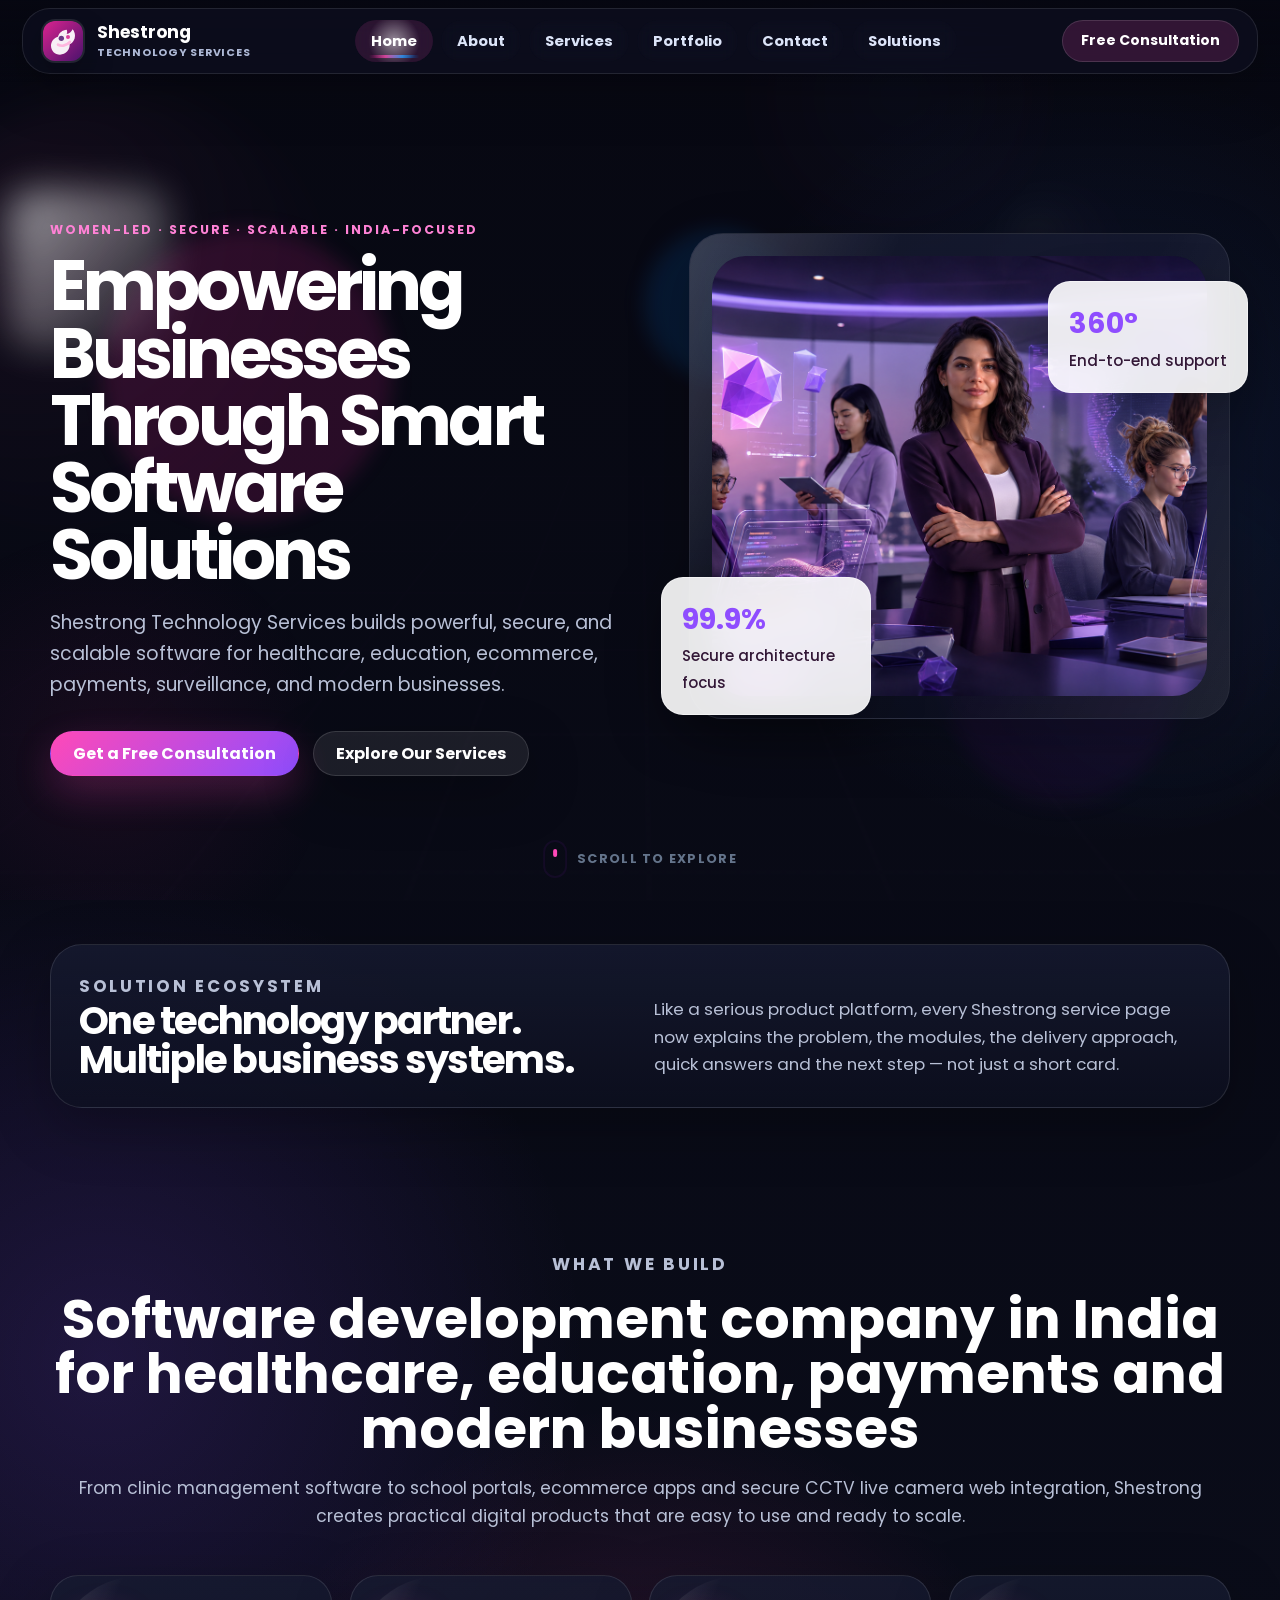
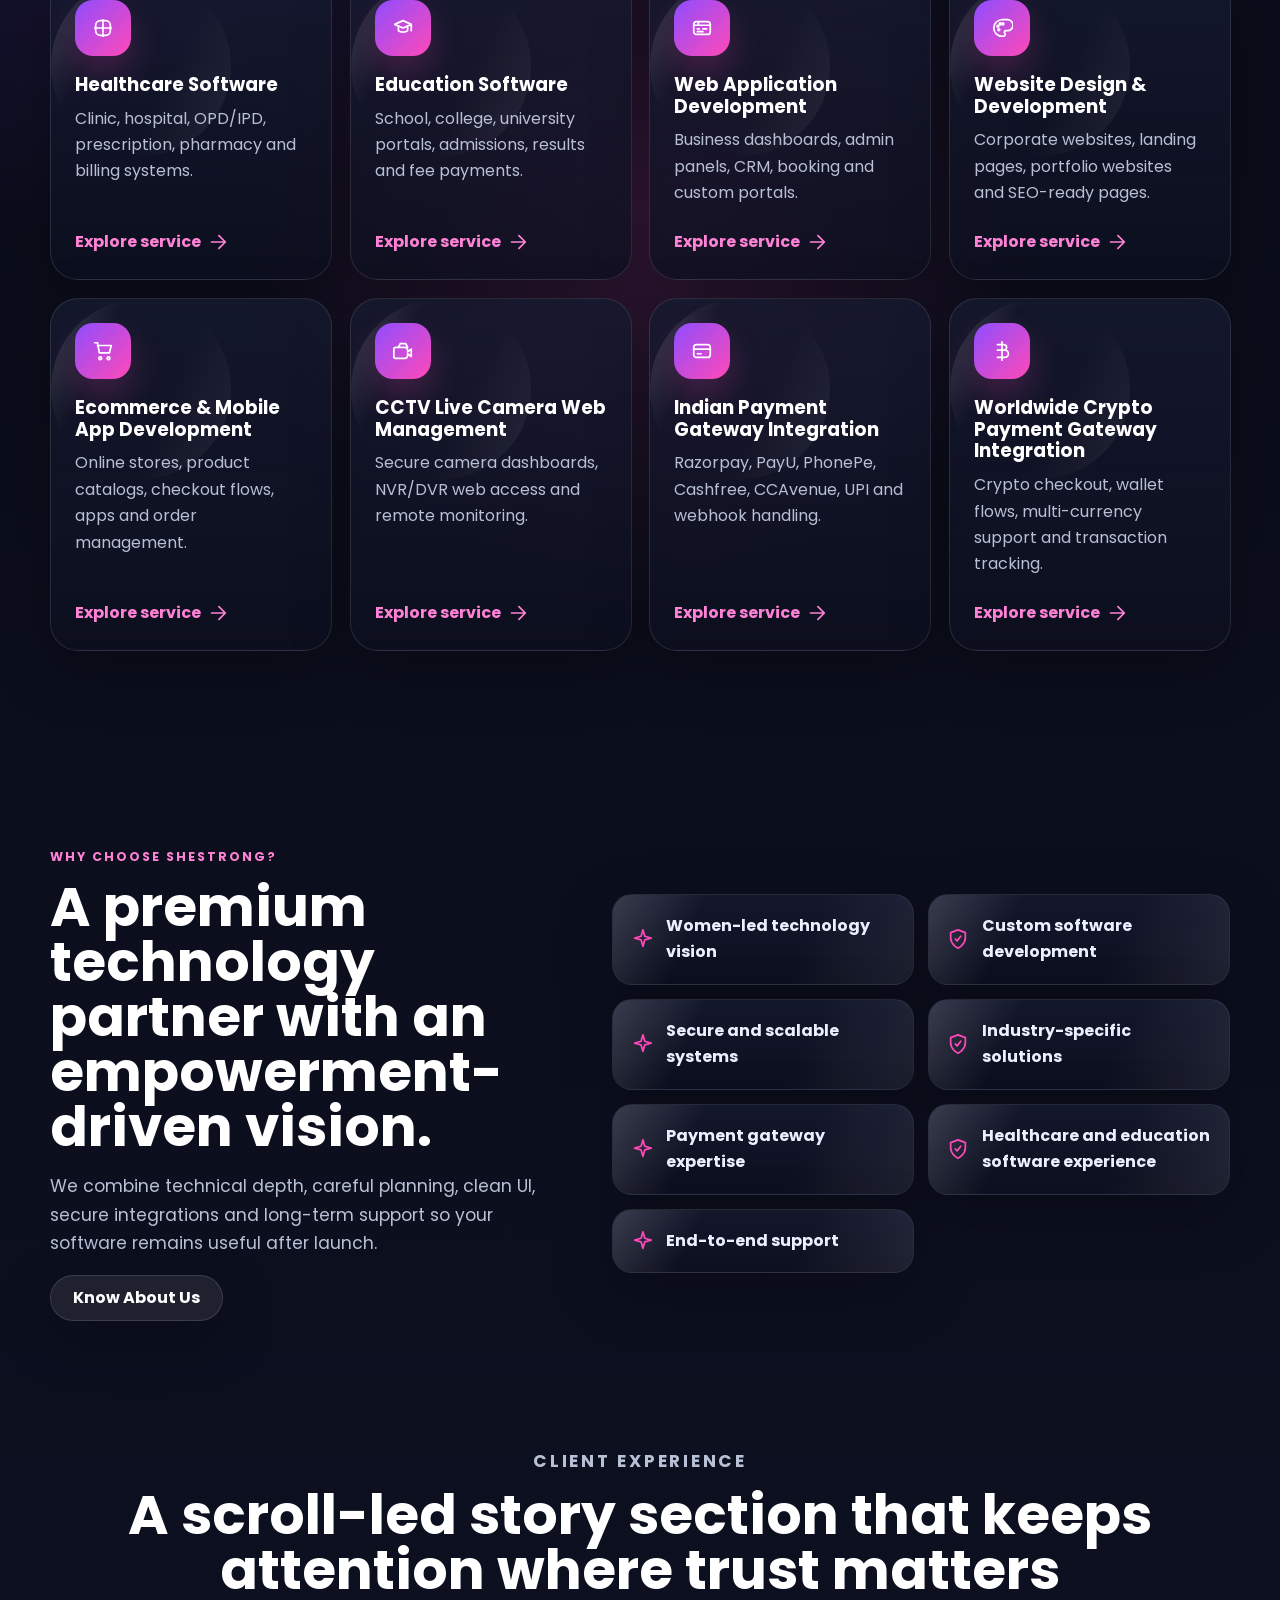
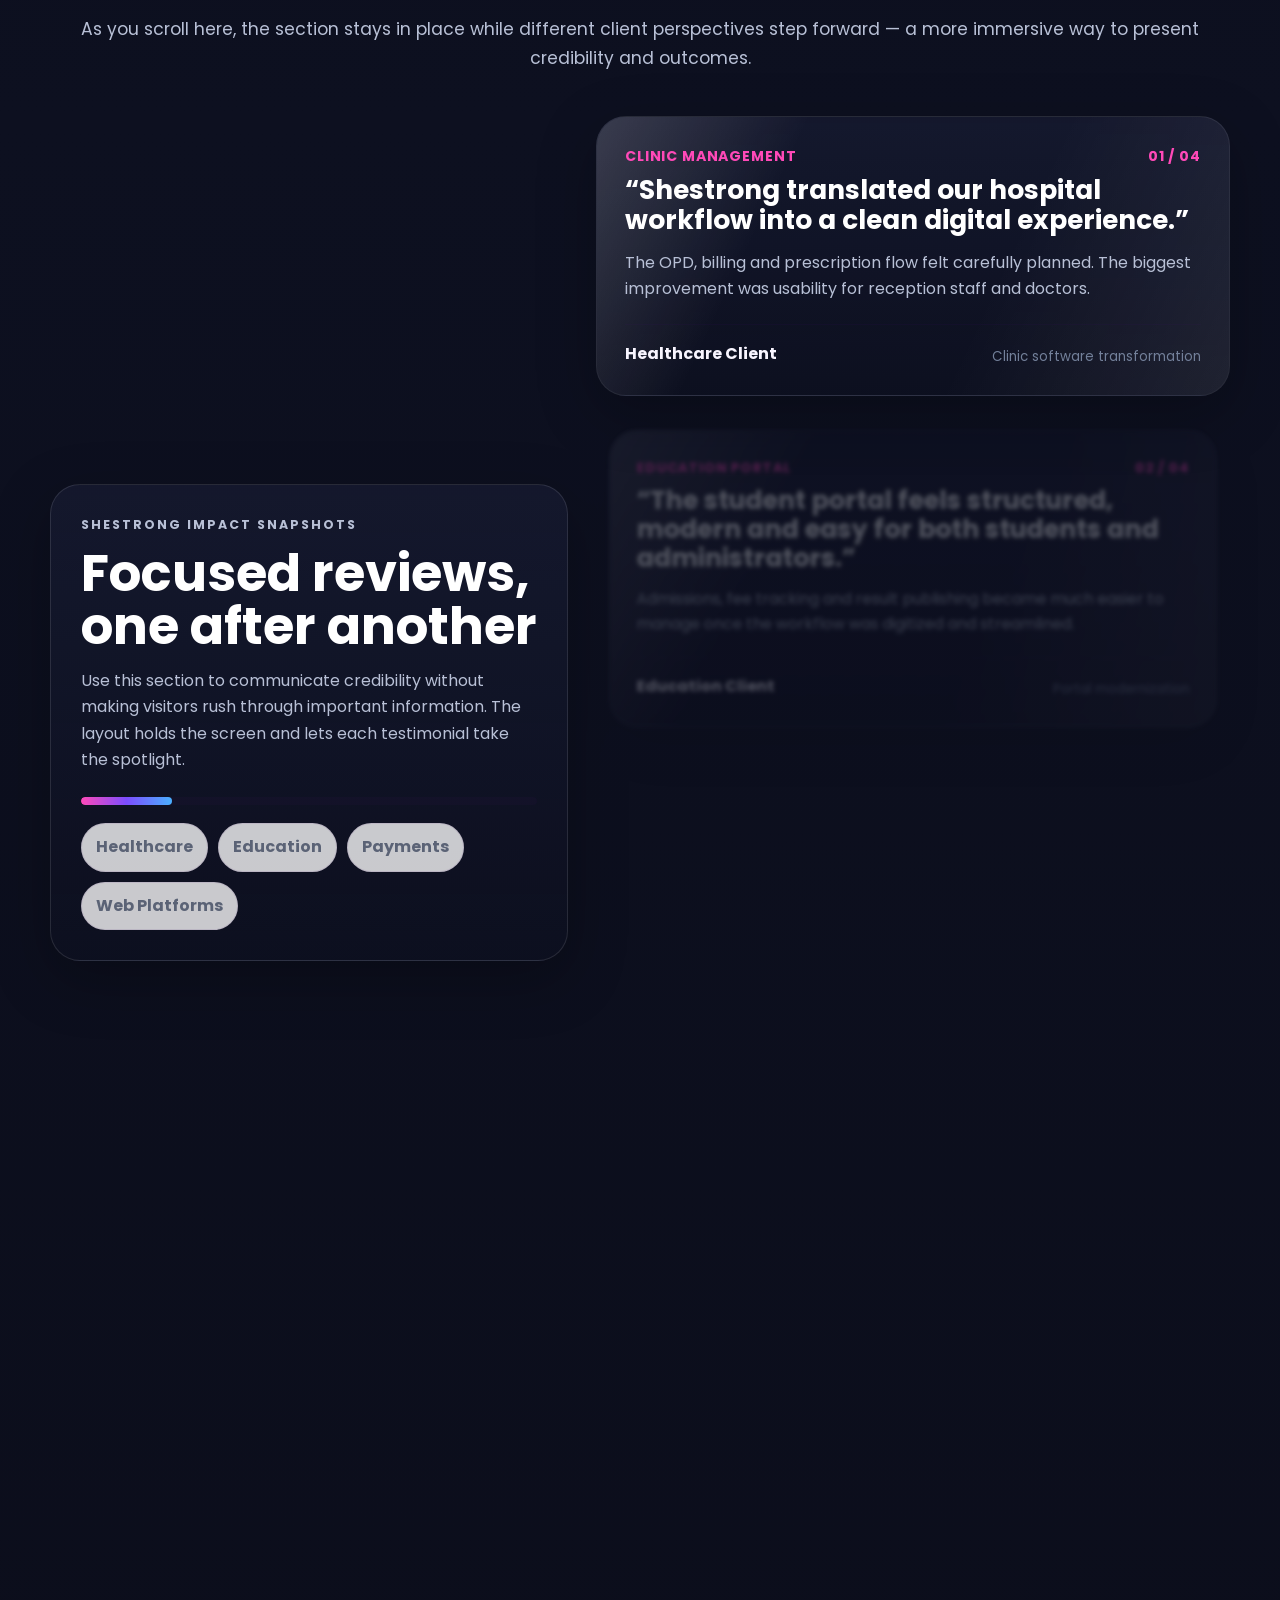
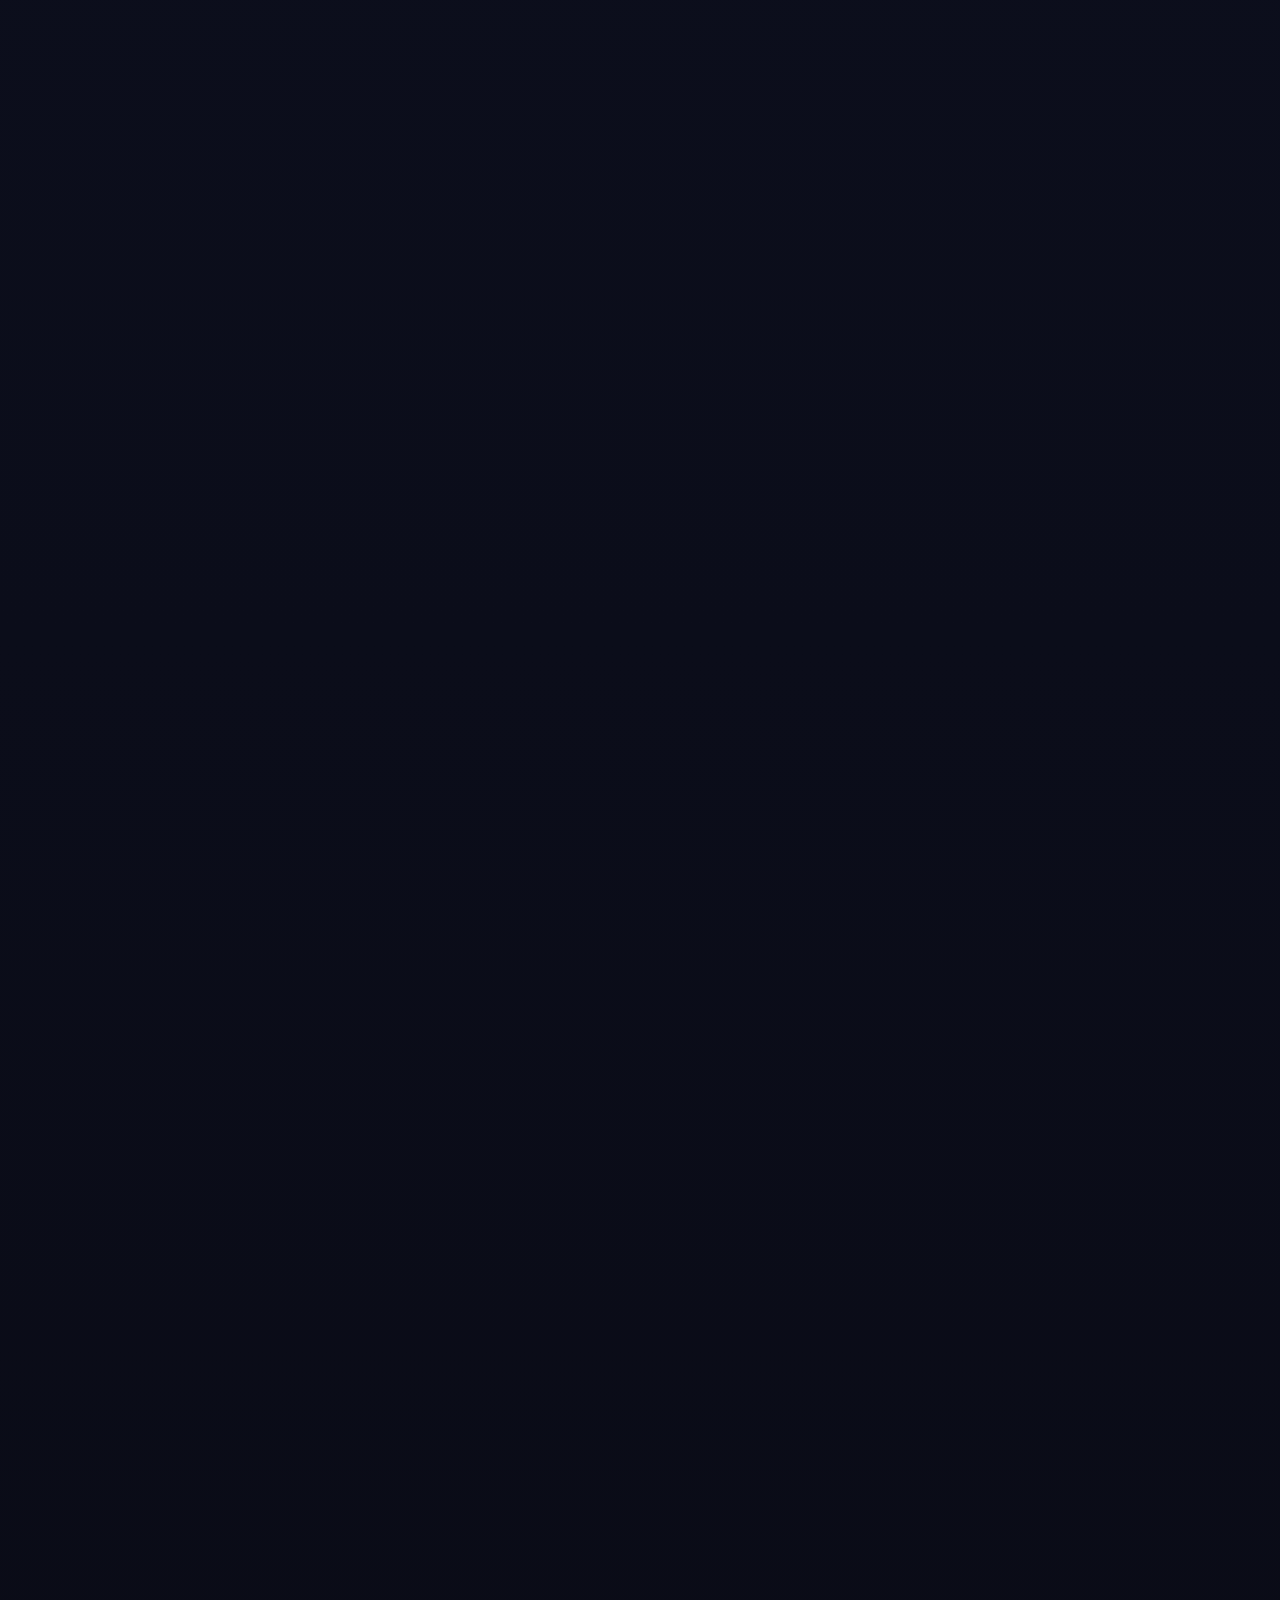
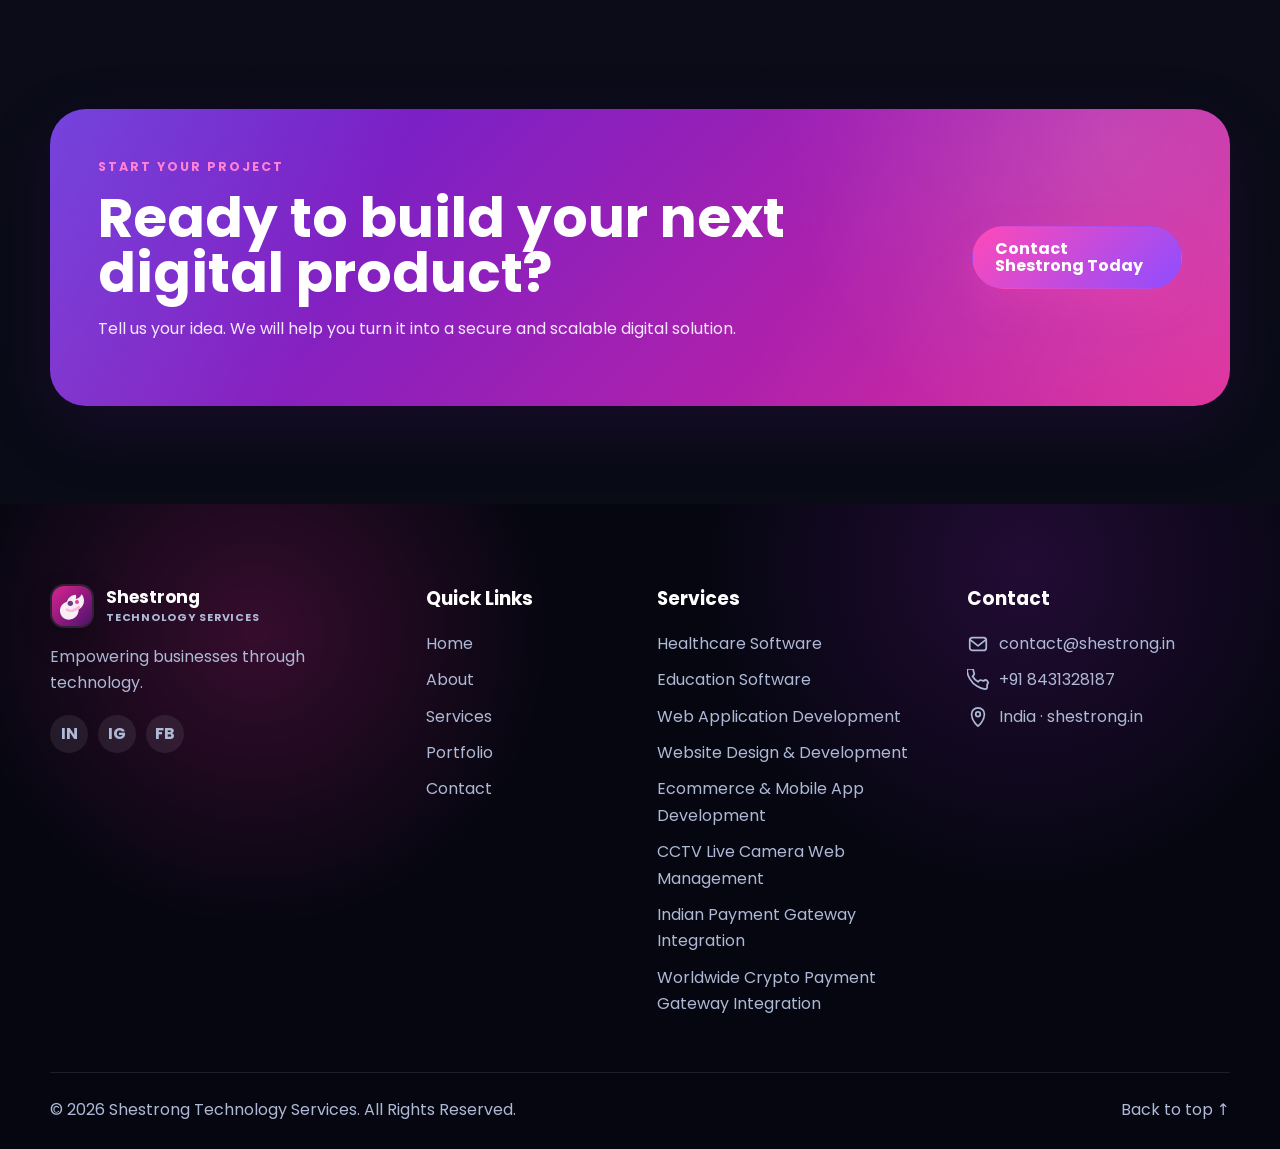
<file: index.html>
<!doctype html>
<html lang="en">
<head>
  <meta charset="utf-8" />
  <meta name="viewport" content="width=device-width, initial-scale=1" />
  <title>Shestrong Technology Services | Software Development Company in India</title>
  <meta name="description" content="Shestrong Technology Services builds secure software for healthcare, education, ecommerce, payments, CCTV web integration, testing and IT consulting." />
  <meta name="keywords" content="software development company in India, healthcare software development, clinic management software, pharmacy management system, school management software, payment gateway integration India, CCTV live camera web integration" />
  <link rel="canonical" href="https://shestrong.in/index.html" />
  <meta property="og:title" content="Shestrong Technology Services | Software Development Company in India" />
  <meta property="og:description" content="Shestrong Technology Services builds secure software for healthcare, education, ecommerce, payments, CCTV web integration, testing and IT consulting." />
  <meta property="og:type" content="website" />
  <meta property="og:url" content="https://shestrong.in/index.html" />
  <meta property="og:image" content="https://shestrong.in/assets/img/og-image.svg" />
  <meta name="theme-color" content="#4b126d" />
  <link rel="icon" href="assets/img/favicon.svg" type="image/svg+xml" />
  <link rel="preconnect" href="https://fonts.googleapis.com" />
  <link rel="preconnect" href="https://fonts.gstatic.com" crossorigin />
  <link href="https://fonts.googleapis.com/css2?family=Poppins:wght@300;400;500;600;700;800;900&display=swap" rel="stylesheet" />
  <link rel="stylesheet" href="assets/css/styles.css" />
  <script type="application/ld+json">{"@context": "https://schema.org", "@type": "Organization", "name": "Shestrong Technology Services", "url": "https://shestrong.in/", "email": "contact@shestrong.in", "description": "Women empowerment-focused technology company providing software development, IT consulting, testing, healthcare software, education software, payment gateway integration, ecommerce, mobile apps and CCTV live camera web solutions.", "sameAs": []}</script>
</head>
<body>
  <div class="page-loader" aria-hidden="true"><span></span></div>
  <div class="interactive-backdrop" aria-hidden="true">
    <span class="bg-sphere sphere-a"></span>
    <span class="bg-sphere sphere-b"></span>
    <span class="bg-sphere sphere-c"></span>
    <span class="bg-blob blob-a"></span>
    <span class="bg-blob blob-b"></span>
    <span class="bg-blob blob-c"></span>
    <span class="bg-grid"></span>
  </div>
  
    <header class="site-header" id="top">
      <div class="container nav-shell">
        <a class="brand" href="index.html" aria-label="Shestrong Technology Services home">
          <img src="assets/img/logo.svg" alt="Shestrong Technology Services logo" />
          <span><strong>Shestrong</strong><small>Technology Services</small></span>
        </a>
        <nav class="main-nav" aria-label="Primary navigation">
          <a class="nav-link active" href="index.html">Home</a><a class="nav-link " href="about.html">About</a><a class="nav-link " href="services.html">Services</a><a class="nav-link " href="portfolio.html">Portfolio</a><a class="nav-link " href="contact.php">Contact</a>
          <div class="nav-dropdown">
            <button class="nav-link dropdown-toggle" type="button">Solutions</button>
            <div class="dropdown-menu"><a href="healthcare-software.html">Healthcare Software</a><a href="education-software.html">Education Software</a><a href="web-app-development.html">Web Application Development</a><a href="web-app-development.html#website-design">Website Design & Development</a><a href="web-app-development.html#ecommerce-apps">Ecommerce & Mobile App Development</a><a href="cctv-live-camera-web-solutions.html">CCTV Live Camera Web Management</a><a href="payment-gateway-integration.html#indian-payment-gateways">Indian Payment Gateway Integration</a><a href="payment-gateway-integration.html#crypto-payment-gateways">Worldwide Crypto Payment Gateway Integration</a></div>
          </div>
        </nav>
        <div class="nav-actions">
          <a class="btn btn-small btn-ghost" href="contact.php">Free Consultation</a>
          <button class="menu-toggle" id="menuToggle" aria-label="Open menu" aria-expanded="false"><span></span><span></span><span></span></button>
        </div>
      </div>
      <div class="mobile-panel" id="mobilePanel">
        <a class="nav-link active" href="index.html">Home</a><a class="nav-link " href="about.html">About</a><a class="nav-link " href="services.html">Services</a><a class="nav-link " href="portfolio.html">Portfolio</a><a class="nav-link " href="contact.php">Contact</a>
        
        <div class="mobile-solutions">
          <strong>Solutions</strong>
          <a href="healthcare-software.html">Healthcare Software</a>
          <a href="education-software.html">Education Software</a>
          <a href="web-app-development.html">Web & App Development</a>
          <a href="payment-gateway-integration.html">Payment Gateway</a>
          <a href="cctv-live-camera-web-solutions.html">CCTV Web Solutions</a>
          <a href="software-testing-it-consulting.html">Testing & Consulting</a>
        </div>
        <a class="btn btn-primary" href="contact.php">Get a Free Consultation</a>
      </div>
    </header>
  <main>
<section class="hero hero-home">
  <div class="orb orb-one"></div><div class="orb orb-two"></div><div class="orb orb-three"></div>
  <div class="container hero-grid">
    <div class="hero-copy">
      <p class="eyebrow reveal">Women-led · Secure · Scalable · India-focused</p>
      <h1 class="reveal">Empowering Businesses Through Smart Software Solutions</h1>
      <p class="hero-sub reveal">Shestrong Technology Services builds powerful, secure, and scalable software for healthcare, education, ecommerce, payments, surveillance, and modern businesses.</p><div class="hero-actions reveal"><a class="btn btn-primary" href="contact.php">Get a Free Consultation</a><a class="btn btn-secondary" href="services.html">Explore Our Services</a></div>
    </div>
    <div class="hero-art reveal">
      <div class="glass-panel main-visual tilt-surface tilt"><img src="assets/img/generated/home-hero.png" class="media-cover" alt="Women working in technology illustration" /></div>
      <div class="floating-card fc-one"><strong>99.9%</strong><span>Secure architecture focus</span></div>
      <div class="floating-card fc-two"><strong>360°</strong><span>End-to-end support</span></div>
    </div>
  </div>
  <div class="scroll-cue"><span></span> Scroll to explore</div>
</section>
<section class="section-pad platform-strip-section">
  <div class="container platform-strip">
    <div>
      <p class="eyebrow reveal">Solution Ecosystem</p>
      <h2 class="reveal">One technology partner. Multiple business systems.</h2>
    </div>
    <p class="reveal">Like a serious product platform, every Shestrong service page now explains the problem, the modules, the delivery approach, quick answers and the next step — not just a short card.</p>
  </div>
</section>
<section class="section-pad">
  <div class="container">
    <div class="section-head"><p class="eyebrow reveal">What We Build</p><h2 class="reveal">Software development company in India for healthcare, education, payments and modern businesses</h2><p class="reveal">From clinic management software to school portals, ecommerce apps and secure CCTV live camera web integration, Shestrong creates practical digital products that are easy to use and ready to scale.</p></div>
    <div class="service-grid">
      <a class="service-card reveal tilt" href="healthcare-software.html">
        <span class="service-icon"><svg class="icon" viewBox="0 0 24 24" fill="none" stroke="currentColor" stroke-width="1.9" stroke-linecap="round" stroke-linejoin="round" aria-hidden="true"><path d="M12 3v18M3 12h18"/><rect x="4" y="4" width="16" height="16" rx="5"/></svg></span>
        <h3>Healthcare Software</h3>
        <p>Clinic, hospital, OPD/IPD, prescription, pharmacy and billing systems.</p>
        <span class="card-link">Explore service <svg class="icon" viewBox="0 0 24 24" fill="none" stroke="currentColor" stroke-width="1.9" stroke-linecap="round" stroke-linejoin="round" aria-hidden="true"><path d="M5 12h14M13 5l7 7-7 7"/></svg></span>
      </a>
      <a class="service-card reveal tilt" href="education-software.html">
        <span class="service-icon"><svg class="icon" viewBox="0 0 24 24" fill="none" stroke="currentColor" stroke-width="1.9" stroke-linecap="round" stroke-linejoin="round" aria-hidden="true"><path d="M3 8l9-4 9 4-9 4-9-4z"/><path d="M7 10v5c2 2 8 2 10 0v-5"/><path d="M21 9v6"/></svg></span>
        <h3>Education Software</h3>
        <p>School, college, university portals, admissions, results and fee payments.</p>
        <span class="card-link">Explore service <svg class="icon" viewBox="0 0 24 24" fill="none" stroke="currentColor" stroke-width="1.9" stroke-linecap="round" stroke-linejoin="round" aria-hidden="true"><path d="M5 12h14M13 5l7 7-7 7"/></svg></span>
      </a>
      <a class="service-card reveal tilt" href="web-app-development.html">
        <span class="service-icon"><svg class="icon" viewBox="0 0 24 24" fill="none" stroke="currentColor" stroke-width="1.9" stroke-linecap="round" stroke-linejoin="round" aria-hidden="true"><rect x="3" y="5" width="18" height="14" rx="3"/><path d="M3 9h18M8 5v4M13 13h4M7 13h2M7 16h6"/></svg></span>
        <h3>Web Application Development</h3>
        <p>Business dashboards, admin panels, CRM, booking and custom portals.</p>
        <span class="card-link">Explore service <svg class="icon" viewBox="0 0 24 24" fill="none" stroke="currentColor" stroke-width="1.9" stroke-linecap="round" stroke-linejoin="round" aria-hidden="true"><path d="M5 12h14M13 5l7 7-7 7"/></svg></span>
      </a>
      <a class="service-card reveal tilt" href="web-app-development.html#website-design">
        <span class="service-icon"><svg class="icon" viewBox="0 0 24 24" fill="none" stroke="currentColor" stroke-width="1.9" stroke-linecap="round" stroke-linejoin="round" aria-hidden="true"><path d="M12 3a9 9 0 0 0 0 18h1.5a2 2 0 0 0 1.5-3.3 1.7 1.7 0 0 1 1.3-2.8H18a6 6 0 0 0 0-12h-6z"/><circle cx="7.5" cy="10" r="1"/><circle cx="10" cy="7.5" r="1"/><circle cx="13" cy="7.5" r="1"/><circle cx="8.5" cy="14" r="1"/></svg></span>
        <h3>Website Design &amp; Development</h3>
        <p>Corporate websites, landing pages, portfolio websites and SEO-ready pages.</p>
        <span class="card-link">Explore service <svg class="icon" viewBox="0 0 24 24" fill="none" stroke="currentColor" stroke-width="1.9" stroke-linecap="round" stroke-linejoin="round" aria-hidden="true"><path d="M5 12h14M13 5l7 7-7 7"/></svg></span>
      </a>
      <a class="service-card reveal tilt" href="web-app-development.html#ecommerce-apps">
        <span class="service-icon"><svg class="icon" viewBox="0 0 24 24" fill="none" stroke="currentColor" stroke-width="1.9" stroke-linecap="round" stroke-linejoin="round" aria-hidden="true"><path d="M6 6h15l-2 8H8L6 3H3"/><circle cx="9" cy="20" r="1.5"/><circle cx="18" cy="20" r="1.5"/></svg></span>
        <h3>Ecommerce &amp; Mobile App Development</h3>
        <p>Online stores, product catalogs, checkout flows, apps and order management.</p>
        <span class="card-link">Explore service <svg class="icon" viewBox="0 0 24 24" fill="none" stroke="currentColor" stroke-width="1.9" stroke-linecap="round" stroke-linejoin="round" aria-hidden="true"><path d="M5 12h14M13 5l7 7-7 7"/></svg></span>
      </a>
      <a class="service-card reveal tilt" href="cctv-live-camera-web-solutions.html">
        <span class="service-icon"><svg class="icon" viewBox="0 0 24 24" fill="none" stroke="currentColor" stroke-width="1.9" stroke-linecap="round" stroke-linejoin="round" aria-hidden="true"><path d="M4 8h10a3 3 0 0 1 3 3v2l4-3v8l-4-3v2a3 3 0 0 1-3 3H4a2 2 0 0 1-2-2V10a2 2 0 0 1 2-2z"/><path d="M7 8l2-4h6l2 4"/></svg></span>
        <h3>CCTV Live Camera Web Management</h3>
        <p>Secure camera dashboards, NVR/DVR web access and remote monitoring.</p>
        <span class="card-link">Explore service <svg class="icon" viewBox="0 0 24 24" fill="none" stroke="currentColor" stroke-width="1.9" stroke-linecap="round" stroke-linejoin="round" aria-hidden="true"><path d="M5 12h14M13 5l7 7-7 7"/></svg></span>
      </a>
      <a class="service-card reveal tilt" href="payment-gateway-integration.html#indian-payment-gateways">
        <span class="service-icon"><svg class="icon" viewBox="0 0 24 24" fill="none" stroke="currentColor" stroke-width="1.9" stroke-linecap="round" stroke-linejoin="round" aria-hidden="true"><rect x="3" y="5" width="18" height="14" rx="3"/><path d="M3 10h18M7 15h4"/></svg></span>
        <h3>Indian Payment Gateway Integration</h3>
        <p>Razorpay, PayU, PhonePe, Cashfree, CCAvenue, UPI and webhook handling.</p>
        <span class="card-link">Explore service <svg class="icon" viewBox="0 0 24 24" fill="none" stroke="currentColor" stroke-width="1.9" stroke-linecap="round" stroke-linejoin="round" aria-hidden="true"><path d="M5 12h14M13 5l7 7-7 7"/></svg></span>
      </a>
      <a class="service-card reveal tilt" href="payment-gateway-integration.html#crypto-payment-gateways">
        <span class="service-icon"><svg class="icon" viewBox="0 0 24 24" fill="none" stroke="currentColor" stroke-width="1.9" stroke-linecap="round" stroke-linejoin="round" aria-hidden="true"><path d="M12 2v20M7 5h7a3 3 0 0 1 0 6H7h8a4 4 0 0 1 0 8H7"/></svg></span>
        <h3>Worldwide Crypto Payment Gateway Integration</h3>
        <p>Crypto checkout, wallet flows, multi-currency support and transaction tracking.</p>
        <span class="card-link">Explore service <svg class="icon" viewBox="0 0 24 24" fill="none" stroke="currentColor" stroke-width="1.9" stroke-linecap="round" stroke-linejoin="round" aria-hidden="true"><path d="M5 12h14M13 5l7 7-7 7"/></svg></span>
      </a>
  </div>
</section>
<section class="section-pad why-section">
  <div class="container split-grid">
    <div><p class="eyebrow reveal">Why Choose Shestrong?</p><h2 class="reveal">A premium technology partner with an empowerment-driven vision.</h2><p class="lead reveal">We combine technical depth, careful planning, clean UI, secure integrations and long-term support so your software remains useful after launch.</p><a class="btn btn-secondary reveal" href="about.html">Know About Us</a></div>
    <div class="feature-list"><div class="feature-pill reveal tilt"><svg class="icon" viewBox="0 0 24 24" fill="none" stroke="currentColor" stroke-width="1.9" stroke-linecap="round" stroke-linejoin="round" aria-hidden="true"><path d="M13 2l-2 7-7 2 7 2 2 7 2-7 7-2-7-2-2-7z"/></svg><span>Women-led technology vision</span></div><div class="feature-pill reveal tilt"><svg class="icon" viewBox="0 0 24 24" fill="none" stroke="currentColor" stroke-width="1.9" stroke-linecap="round" stroke-linejoin="round" aria-hidden="true"><path d="M12 22s8-4 8-11V5l-8-3-8 3v6c0 7 8 11 8 11z"/><path d="M9 12l2 2 4-5"/></svg><span>Custom software development</span></div><div class="feature-pill reveal tilt"><svg class="icon" viewBox="0 0 24 24" fill="none" stroke="currentColor" stroke-width="1.9" stroke-linecap="round" stroke-linejoin="round" aria-hidden="true"><path d="M13 2l-2 7-7 2 7 2 2 7 2-7 7-2-7-2-2-7z"/></svg><span>Secure and scalable systems</span></div><div class="feature-pill reveal tilt"><svg class="icon" viewBox="0 0 24 24" fill="none" stroke="currentColor" stroke-width="1.9" stroke-linecap="round" stroke-linejoin="round" aria-hidden="true"><path d="M12 22s8-4 8-11V5l-8-3-8 3v6c0 7 8 11 8 11z"/><path d="M9 12l2 2 4-5"/></svg><span>Industry-specific solutions</span></div><div class="feature-pill reveal tilt"><svg class="icon" viewBox="0 0 24 24" fill="none" stroke="currentColor" stroke-width="1.9" stroke-linecap="round" stroke-linejoin="round" aria-hidden="true"><path d="M13 2l-2 7-7 2 7 2 2 7 2-7 7-2-7-2-2-7z"/></svg><span>Payment gateway expertise</span></div><div class="feature-pill reveal tilt"><svg class="icon" viewBox="0 0 24 24" fill="none" stroke="currentColor" stroke-width="1.9" stroke-linecap="round" stroke-linejoin="round" aria-hidden="true"><path d="M12 22s8-4 8-11V5l-8-3-8 3v6c0 7 8 11 8 11z"/><path d="M9 12l2 2 4-5"/></svg><span>Healthcare and education software experience</span></div><div class="feature-pill reveal tilt"><svg class="icon" viewBox="0 0 24 24" fill="none" stroke="currentColor" stroke-width="1.9" stroke-linecap="round" stroke-linejoin="round" aria-hidden="true"><path d="M13 2l-2 7-7 2 7 2 2 7 2-7 7-2-7-2-2-7z"/></svg><span>End-to-end support</span></div></div>
  </div>
</section>
<section class="scroll-story section-pad" id="success-stories">
  <div class="container">
    <div class="section-head"><p class="eyebrow reveal">Client Experience</p><h2 class="reveal">A scroll-led story section that keeps attention where trust matters</h2><p class="reveal">As you scroll here, the section stays in place while different client perspectives step forward — a more immersive way to present credibility and outcomes.</p></div>
  </div>
  <div class="scroll-story-track" data-scroll-story>
    <div class="scroll-story-sticky">
      <div class="container story-grid">
        <div class="story-copy reveal">
          <p class="eyebrow">Shestrong impact snapshots</p>
          <h2>Focused reviews, one after another</h2>
          <p>Use this section to communicate credibility without making visitors rush through important information. The layout holds the screen and lets each testimonial take the spotlight.</p>
          <div class="story-progress"><span data-progress-fill></span></div>
          <div class="story-tags"><span>Healthcare</span><span>Education</span><span>Payments</span><span>Web Platforms</span></div>
        </div>
        <div class="story-cards" data-story-cards>
          <article class="story-card tilt is-active" data-story-card>
            <div class="story-card-top"><strong>Clinic Management</strong><span>01 / 04</span></div>
            <h3>“Shestrong translated our hospital workflow into a clean digital experience.”</h3>
            <p>The OPD, billing and prescription flow felt carefully planned. The biggest improvement was usability for reception staff and doctors.</p>
            <div class="story-meta"><b>Healthcare Client</b><small>Clinic software transformation</small></div>
          </article>
          <article class="story-card tilt" data-story-card>
            <div class="story-card-top"><strong>Education Portal</strong><span>02 / 04</span></div>
            <h3>“The student portal feels structured, modern and easy for both students and administrators.”</h3>
            <p>Admissions, fee tracking and result publishing became much easier to manage once the workflow was digitized and streamlined.</p>
            <div class="story-meta"><b>Education Client</b><small>Portal modernization</small></div>
          </article>
          <article class="story-card tilt" data-story-card>
            <div class="story-card-top"><strong>Payments</strong><span>03 / 04</span></div>
            <h3>“The gateway integration was secure, practical and well supported during testing.”</h3>
            <p>Webhook handling, checkout flow and transaction visibility were clearly implemented, which gave our team more confidence before launch.</p>
            <div class="story-meta"><b>Business Platform</b><small>Payments integration</small></div>
          </article>
          <article class="story-card tilt" data-story-card>
            <div class="story-card-top"><strong>Consulting & Delivery</strong><span>04 / 04</span></div>
            <h3>“Shestrong combines thoughtful design, technical planning and long-term support.”</h3>
            <p>It felt like working with a team that cared about the outcome, not just project completion. That makes the partnership more valuable.</p>
            <div class="story-meta"><b>Startup Founder</b><small>Product planning & support</small></div>
          </article>
        </div>
      </div>
    </div>
  </div>
</section>
<section class="section-pad industries-section">
  <div class="container">
    <div class="section-head"><p class="eyebrow reveal">Industries Served</p><h2 class="reveal">Built for institutions, businesses and digital-first teams</h2><p class="reveal">Our software solutions are designed for real-world operations where speed, accuracy, security and usability matter.</p></div>
    <div class="industry-grid"><div class="industry-card reveal tilt"><span>01</span><h3>Clinics &amp; Hospitals</h3></div><div class="industry-card reveal tilt"><span>02</span><h3>Pharmacies</h3></div><div class="industry-card reveal tilt"><span>03</span><h3>Schools</h3></div><div class="industry-card reveal tilt"><span>04</span><h3>Colleges &amp; Universities</h3></div><div class="industry-card reveal tilt"><span>05</span><h3>Ecommerce Businesses</h3></div><div class="industry-card reveal tilt"><span>06</span><h3>Startups</h3></div><div class="industry-card reveal tilt"><span>07</span><h3>CCTV/Surveillance Businesses</h3></div><div class="industry-card reveal tilt"><span>08</span><h3>Payment-based Platforms</h3></div></div>
  </div>
</section>
<!-- <section class="section-pad seo-section">
  <div class="container seo-card reveal">
    <div><svg class="icon" viewBox="0 0 24 24" fill="none" stroke="currentColor" stroke-width="1.9" stroke-linecap="round" stroke-linejoin="round" aria-hidden="true"><circle cx="12" cy="12" r="10"/><path d="M2 12h20M12 2a15.3 15.3 0 0 1 0 20M12 2a15.3 15.3 0 0 0 0 20"/></svg></div>
    <h2>SEO-focused digital services for serious growth</h2>
    <p>Shestrong Technology Services supports clients looking for healthcare software development, clinic management software, pharmacy management system, school management software, college student portal development, payment gateway integration India, crypto payment gateway integration, website design and development, CCTV live camera web integration, IT consulting services and software testing company expertise.</p>
  </div>
</section> -->
<section class="cta-band section-pad">
      <div class="container cta-card reveal">
        <div><p class="eyebrow">Start Your Project</p><h2>Ready to build your next digital product?</h2><p>Tell us your idea. We will help you turn it into a secure and scalable digital solution.</p></div>
        <a class="btn btn-primary" href="contact.php">Contact Shestrong Today</a>
      </div>
    </section>
</main>
  
    <footer class="site-footer">
      <div class="footer-aurora"></div>
      <div class="container footer-grid">
        <div class="footer-brand">
          <a class="brand footer-logo" href="index.html"><img src="assets/img/logo.svg" alt="Shestrong logo" /><span><strong>Shestrong</strong><small>Technology Services</small></span></a>
          <p>Empowering businesses through technology.</p>
          <div class="social-row" aria-label="Social media links"><a href="#" aria-label="LinkedIn">in</a><a href="#" aria-label="Instagram">ig</a><a href="#" aria-label="Facebook">fb</a></div>
        </div>
        <div><h3>Quick Links</h3><ul><li><a href="index.html">Home</a></li><li><a href="about.html">About</a></li><li><a href="services.html">Services</a></li><li><a href="portfolio.html">Portfolio</a></li><li><a href="contact.php">Contact</a></li></ul></div>
        <div><h3>Services</h3><ul><li><a href="healthcare-software.html">Healthcare Software</a></li><li><a href="education-software.html">Education Software</a></li><li><a href="web-app-development.html">Web Application Development</a></li><li><a href="web-app-development.html#website-design">Website Design & Development</a></li><li><a href="web-app-development.html#ecommerce-apps">Ecommerce & Mobile App Development</a></li><li><a href="cctv-live-camera-web-solutions.html">CCTV Live Camera Web Management</a></li><li><a href="payment-gateway-integration.html#indian-payment-gateways">Indian Payment Gateway Integration</a></li><li><a href="payment-gateway-integration.html#crypto-payment-gateways">Worldwide Crypto Payment Gateway Integration</a></li></ul></div>
        <div><h3>Contact</h3><ul class="footer-contact"><li><svg class="icon" viewBox="0 0 24 24" fill="none" stroke="currentColor" stroke-width="1.9" stroke-linecap="round" stroke-linejoin="round" aria-hidden="true"><rect x="3" y="5" width="18" height="14" rx="3"/><path d="M3 7l9 7 9-7"/></svg> <a href="mailto:contact@shestrong.in">contact@shestrong.in</a></li><li><svg class="icon" viewBox="0 0 24 24" fill="none" stroke="currentColor" stroke-width="1.9" stroke-linecap="round" stroke-linejoin="round" aria-hidden="true"><path d="M22 16.92v3a2 2 0 0 1-2.18 2 19.8 19.8 0 0 1-8.63-3.07A19.5 19.5 0 0 1 3.15 10.8 19.8 19.8 0 0 1 .08 2.18 2 2 0 0 1 2.06 0h3a2 2 0 0 1 2 1.72c.13.96.35 1.9.67 2.8a2 2 0 0 1-.45 2.11L6 7.91a16 16 0 0 0 6.09 6.09l1.28-1.28a2 2 0 0 1 2.11-.45c.9.32 1.84.54 2.8.67A2 2 0 0 1 22 16.92z"/></svg> <a href="tel:+91 8431328187">+91 8431328187</a></li><li><svg class="icon" viewBox="0 0 24 24" fill="none" stroke="currentColor" stroke-width="1.9" stroke-linecap="round" stroke-linejoin="round" aria-hidden="true"><path d="M12 22s7-6 7-13a7 7 0 1 0-14 0c0 7 7 13 7 13z"/><circle cx="12" cy="9" r="2.5"/></svg> India · shestrong.in</li></ul></div>
      </div>
      <div class="container footer-bottom"><p>© 2026 Shestrong Technology Services. All Rights Reserved.</p><a href="#top">Back to top ↑</a></div>
    </footer>
  <script src="assets/js/main.js"></script>
</body>
</html>
</file>
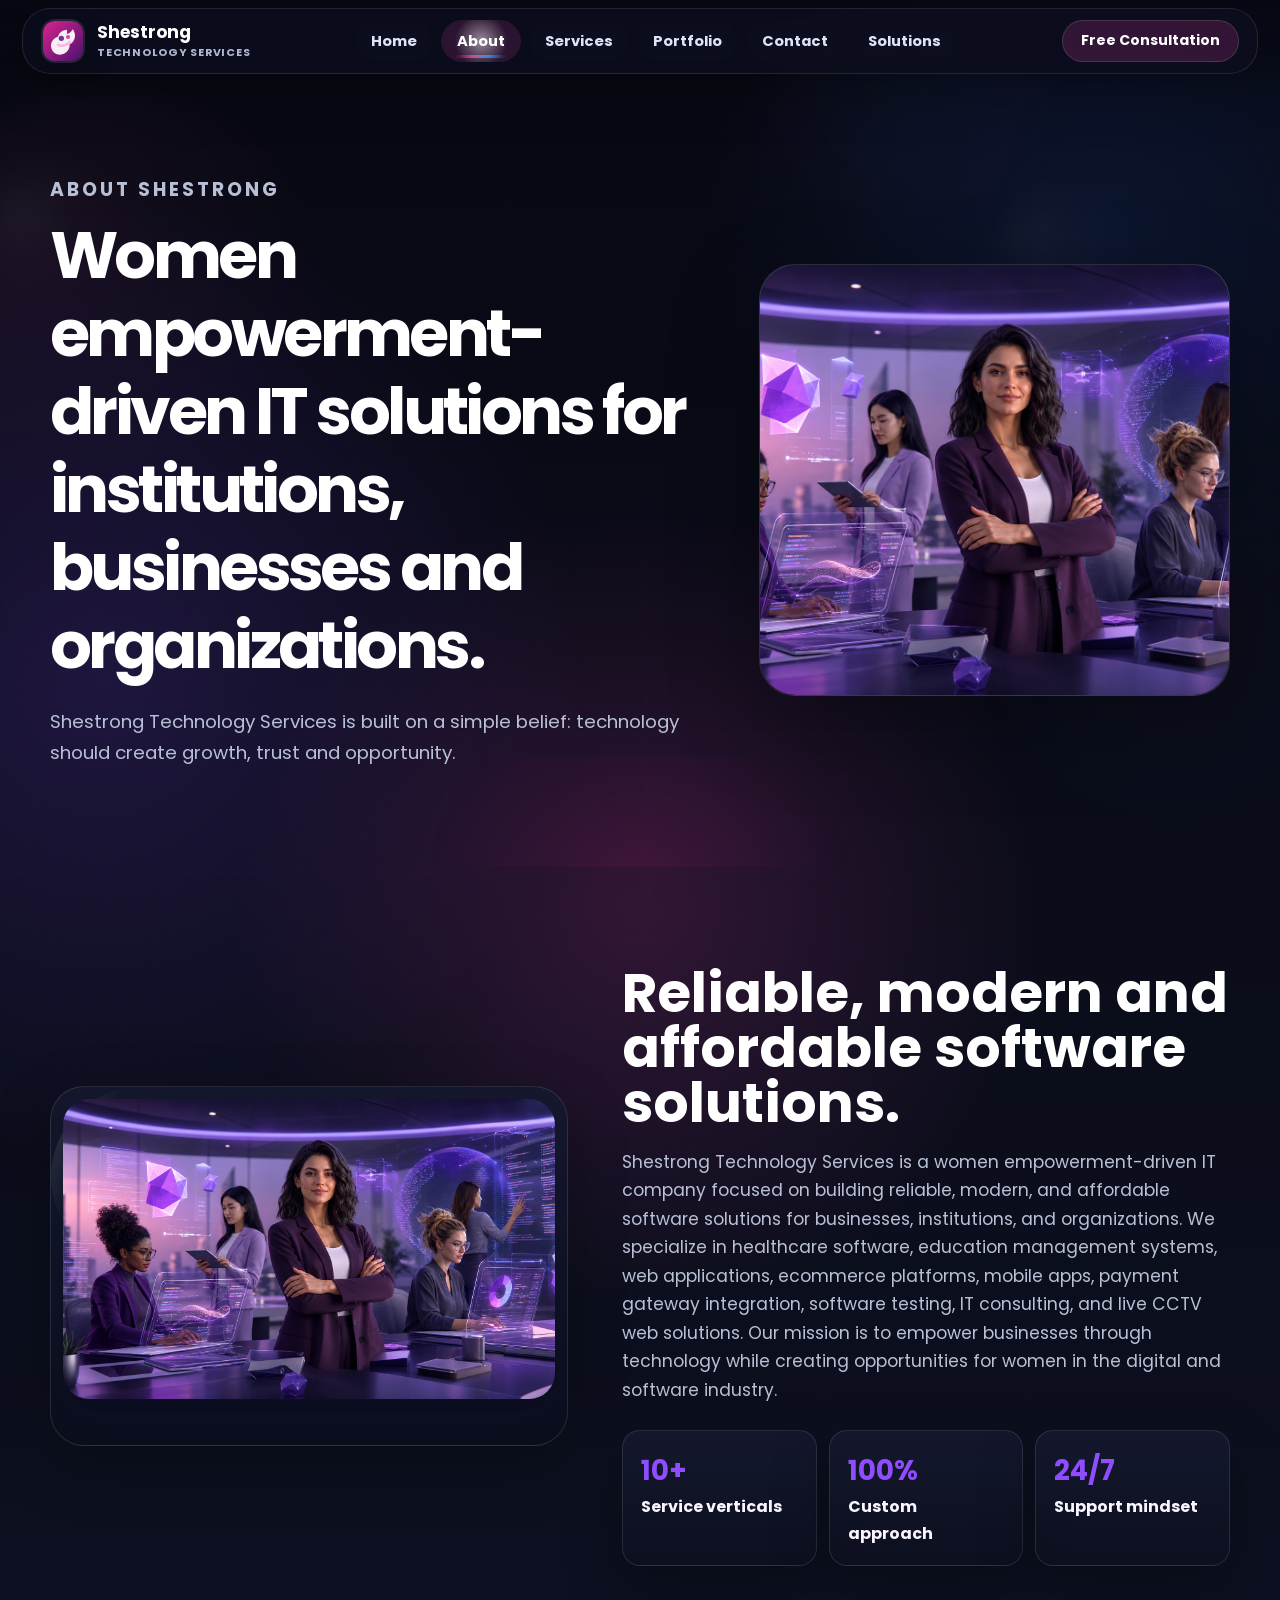
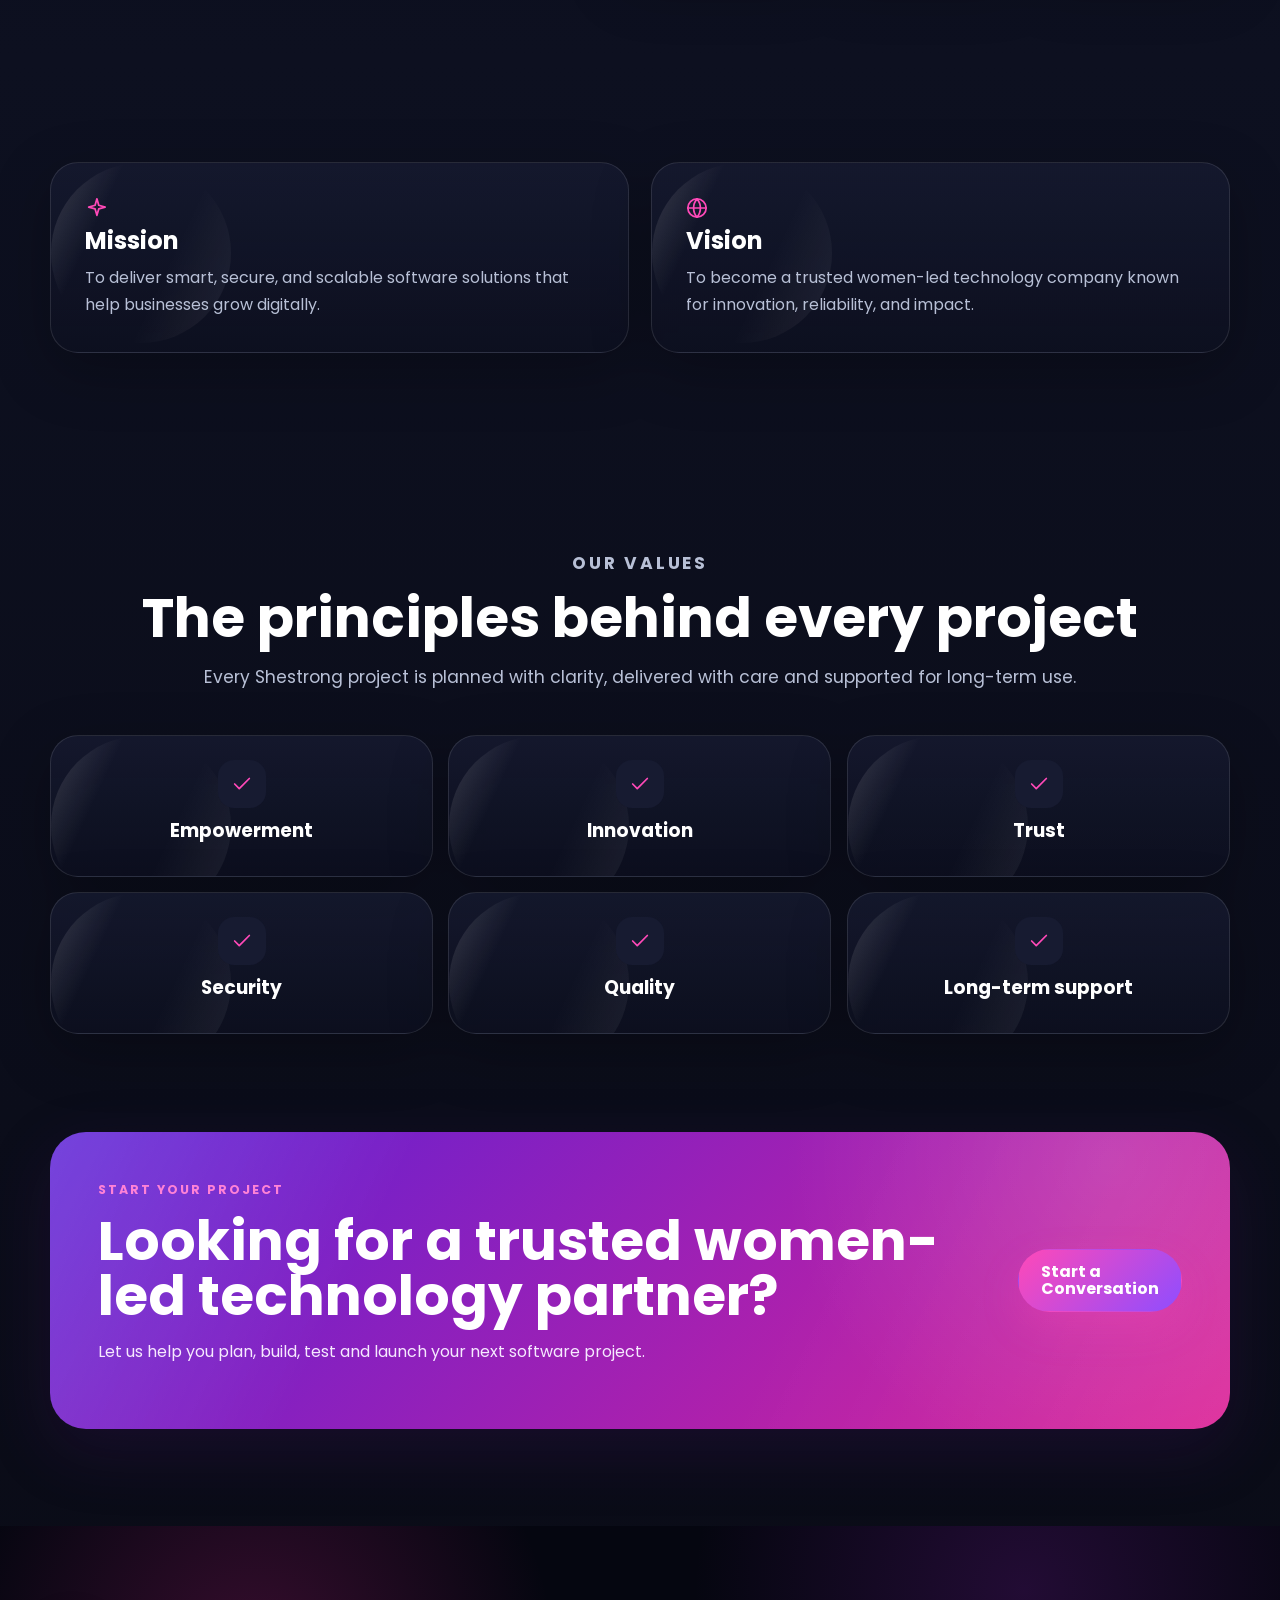
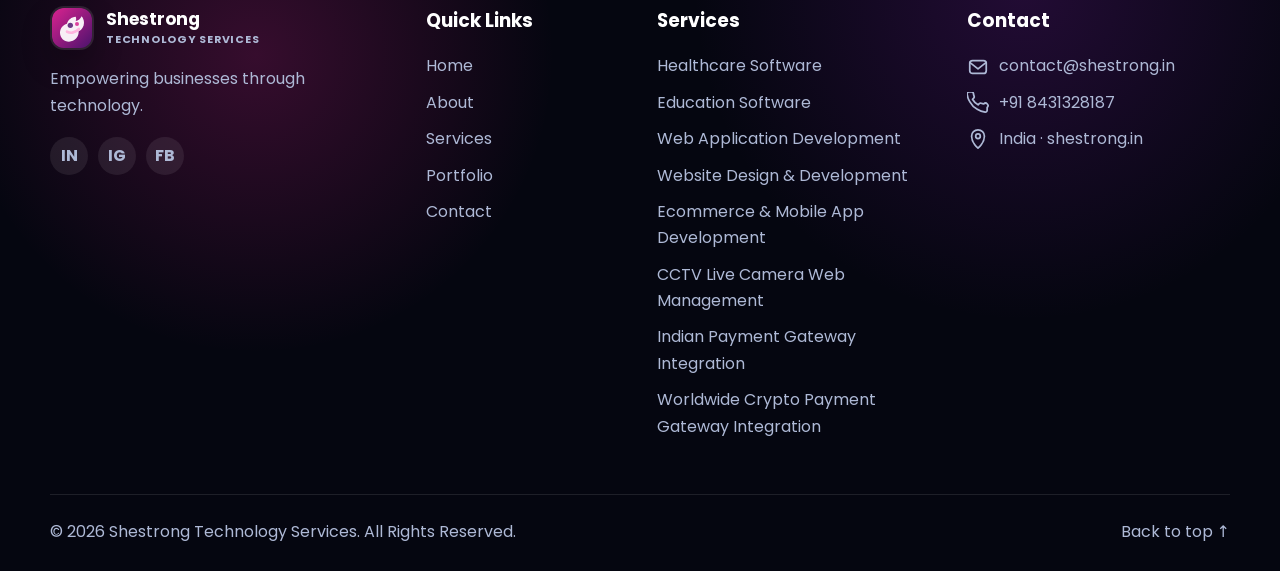
<file: about.html>
<!doctype html>
<html lang="en">
<head>
  <meta charset="utf-8" />
  <meta name="viewport" content="width=device-width, initial-scale=1" />
  <title>About Shestrong Technology Services | Women-led IT Company</title>
  <meta name="description" content="Learn about Shestrong Technology Services, a women empowerment-driven IT company building reliable software, web, mobile, payment and CCTV solutions." />
  <meta name="keywords" content="women-led technology company, IT company India, software development company" />
  <link rel="canonical" href="https://shestrong.in/about.html" />
  <meta property="og:title" content="About Shestrong Technology Services | Women-led IT Company" />
  <meta property="og:description" content="Learn about Shestrong Technology Services, a women empowerment-driven IT company building reliable software, web, mobile, payment and CCTV solutions." />
  <meta property="og:type" content="website" />
  <meta property="og:url" content="https://shestrong.in/about.html" />
  <meta property="og:image" content="https://shestrong.in/assets/img/og-image.svg" />
  <meta name="theme-color" content="#4b126d" />
  <link rel="icon" href="assets/img/favicon.svg" type="image/svg+xml" />
  <link rel="preconnect" href="https://fonts.googleapis.com" />
  <link rel="preconnect" href="https://fonts.gstatic.com" crossorigin />
  <link href="https://fonts.googleapis.com/css2?family=Poppins:wght@300;400;500;600;700;800;900&display=swap" rel="stylesheet" />
  <link rel="stylesheet" href="assets/css/styles.css" />
  <script type="application/ld+json">{"@context": "https://schema.org", "@type": "Organization", "name": "Shestrong Technology Services", "url": "https://shestrong.in/", "email": "contact@shestrong.in", "description": "Women empowerment-focused technology company providing software development, IT consulting, testing, healthcare software, education software, payment gateway integration, ecommerce, mobile apps and CCTV live camera web solutions.", "sameAs": []}</script>
</head>
<body>
  <div class="page-loader" aria-hidden="true"><span></span></div>
  <div class="interactive-backdrop" aria-hidden="true">
    <span class="bg-sphere sphere-a"></span>
    <span class="bg-sphere sphere-b"></span>
    <span class="bg-sphere sphere-c"></span>
    <span class="bg-blob blob-a"></span>
    <span class="bg-blob blob-b"></span>
    <span class="bg-blob blob-c"></span>
    <span class="bg-grid"></span>
  </div>
  
    <header class="site-header" id="top">
      <div class="container nav-shell">
        <a class="brand" href="index.html" aria-label="Shestrong Technology Services home">
          <img src="assets/img/logo.svg" alt="Shestrong Technology Services logo" />
          <span><strong>Shestrong</strong><small>Technology Services</small></span>
        </a>
        <nav class="main-nav" aria-label="Primary navigation">
          <a class="nav-link " href="index.html">Home</a><a class="nav-link active" href="about.html">About</a><a class="nav-link " href="services.html">Services</a><a class="nav-link " href="portfolio.html">Portfolio</a><a class="nav-link " href="contact.php">Contact</a>
          <div class="nav-dropdown">
            <button class="nav-link dropdown-toggle" type="button">Solutions</button>
            <div class="dropdown-menu"><a href="healthcare-software.html">Healthcare Software</a><a href="education-software.html">Education Software</a><a href="web-app-development.html">Web Application Development</a><a href="web-app-development.html#website-design">Website Design & Development</a><a href="web-app-development.html#ecommerce-apps">Ecommerce & Mobile App Development</a><a href="cctv-live-camera-web-solutions.html">CCTV Live Camera Web Management</a><a href="payment-gateway-integration.html#indian-payment-gateways">Indian Payment Gateway Integration</a><a href="payment-gateway-integration.html#crypto-payment-gateways">Worldwide Crypto Payment Gateway Integration</a></div>
          </div>
        </nav>
        <div class="nav-actions">
          <a class="btn btn-small btn-ghost" href="contact.php">Free Consultation</a>
          <button class="menu-toggle" id="menuToggle" aria-label="Open menu" aria-expanded="false"><span></span><span></span><span></span></button>
        </div>
      </div>
      <div class="mobile-panel" id="mobilePanel">
        <a class="nav-link " href="index.html">Home</a><a class="nav-link active" href="about.html">About</a><a class="nav-link " href="services.html">Services</a><a class="nav-link " href="portfolio.html">Portfolio</a><a class="nav-link " href="contact.php">Contact</a>
        
        <div class="mobile-solutions">
          <strong>Solutions</strong>
          <a href="healthcare-software.html">Healthcare Software</a>
          <a href="education-software.html">Education Software</a>
          <a href="web-app-development.html">Web & App Development</a>
          <a href="payment-gateway-integration.html">Payment Gateway</a>
          <a href="cctv-live-camera-web-solutions.html">CCTV Web Solutions</a>
          <a href="software-testing-it-consulting.html">Testing & Consulting</a>
        </div>
        <a class="btn btn-primary" href="contact.php">Get a Free Consultation</a>
      </div>
    </header>
  <main>
<section class="inner-hero page-hero about-page-hero">
  <div class="container page-hero-grid">
    <div class="page-hero-copy"><p class="eyebrow reveal">About Shestrong</p><h1 class="reveal">Women empowerment-driven IT solutions for institutions, businesses and organizations.</h1><p class="reveal">Shestrong Technology Services is built on a simple belief: technology should create growth, trust and opportunity.</p></div>
    <div class="page-hero-media reveal flash-card"><img src="assets/img/generated/home-hero.png" class="media-cover" alt="Women empowerment technology illustration" /></div>
  </div>
</section>
<section class="section-pad">
  <div class="container about-grid">
    <div class="about-card reveal tilt"><img src="assets/img/generated/home-hero.png" class="media-cover" alt="Women empowerment technology illustration" /></div>
    <div><h2 class="reveal">Reliable, modern and affordable software solutions.</h2><p class="lead reveal">Shestrong Technology Services is a women empowerment-driven IT company focused on building reliable, modern, and affordable software solutions for businesses, institutions, and organizations. We specialize in healthcare software, education management systems, web applications, ecommerce platforms, mobile apps, payment gateway integration, software testing, IT consulting, and live CCTV web solutions. Our mission is to empower businesses through technology while creating opportunities for women in the digital and software industry.</p><div class="mini-stats reveal"><span><strong>10+</strong> Service verticals</span><span><strong>100%</strong> Custom approach</span><span><strong>24/7</strong> Support mindset</span></div></div>
  </div>
</section>
<section class="section-pad soft-bg">
  <div class="container mission-grid">
    <div class="mission-card reveal tilt"><span><svg class="icon" viewBox="0 0 24 24" fill="none" stroke="currentColor" stroke-width="1.9" stroke-linecap="round" stroke-linejoin="round" aria-hidden="true"><path d="M13 2l-2 7-7 2 7 2 2 7 2-7 7-2-7-2-2-7z"/></svg></span><h2>Mission</h2><p>To deliver smart, secure, and scalable software solutions that help businesses grow digitally.</p></div>
    <div class="mission-card reveal tilt"><span><svg class="icon" viewBox="0 0 24 24" fill="none" stroke="currentColor" stroke-width="1.9" stroke-linecap="round" stroke-linejoin="round" aria-hidden="true"><circle cx="12" cy="12" r="10"/><path d="M2 12h20M12 2a15.3 15.3 0 0 1 0 20M12 2a15.3 15.3 0 0 0 0 20"/></svg></span><h2>Vision</h2><p>To become a trusted women-led technology company known for innovation, reliability, and impact.</p></div>
  </div>
</section>
<section class="section-pad">
  <div class="container">
    <div class="section-head"><p class="eyebrow reveal">Our Values</p><h2 class="reveal">The principles behind every project</h2><p class="reveal">Every Shestrong project is planned with clarity, delivered with care and supported for long-term use.</p></div>
    <div class="values-grid"><div class="value-card reveal tilt"><span><svg class="icon" viewBox="0 0 24 24" fill="none" stroke="currentColor" stroke-width="1.9" stroke-linecap="round" stroke-linejoin="round" aria-hidden="true"><path d="M20 6L9 17l-5-5"/></svg></span><h3>Empowerment</h3></div><div class="value-card reveal tilt"><span><svg class="icon" viewBox="0 0 24 24" fill="none" stroke="currentColor" stroke-width="1.9" stroke-linecap="round" stroke-linejoin="round" aria-hidden="true"><path d="M20 6L9 17l-5-5"/></svg></span><h3>Innovation</h3></div><div class="value-card reveal tilt"><span><svg class="icon" viewBox="0 0 24 24" fill="none" stroke="currentColor" stroke-width="1.9" stroke-linecap="round" stroke-linejoin="round" aria-hidden="true"><path d="M20 6L9 17l-5-5"/></svg></span><h3>Trust</h3></div><div class="value-card reveal tilt"><span><svg class="icon" viewBox="0 0 24 24" fill="none" stroke="currentColor" stroke-width="1.9" stroke-linecap="round" stroke-linejoin="round" aria-hidden="true"><path d="M20 6L9 17l-5-5"/></svg></span><h3>Security</h3></div><div class="value-card reveal tilt"><span><svg class="icon" viewBox="0 0 24 24" fill="none" stroke="currentColor" stroke-width="1.9" stroke-linecap="round" stroke-linejoin="round" aria-hidden="true"><path d="M20 6L9 17l-5-5"/></svg></span><h3>Quality</h3></div><div class="value-card reveal tilt"><span><svg class="icon" viewBox="0 0 24 24" fill="none" stroke="currentColor" stroke-width="1.9" stroke-linecap="round" stroke-linejoin="round" aria-hidden="true"><path d="M20 6L9 17l-5-5"/></svg></span><h3>Long-term support</h3></div></div>
  </div>
</section>
<section class="cta-band section-pad">
      <div class="container cta-card reveal">
        <div><p class="eyebrow">Start Your Project</p><h2>Looking for a trusted women-led technology partner?</h2><p>Let us help you plan, build, test and launch your next software project.</p></div>
        <a class="btn btn-primary" href="contact.php">Start a Conversation</a>
      </div>
    </section>
</main>
  
    <footer class="site-footer">
      <div class="footer-aurora"></div>
      <div class="container footer-grid">
        <div class="footer-brand">
          <a class="brand footer-logo" href="index.html"><img src="assets/img/logo.svg" alt="Shestrong logo" /><span><strong>Shestrong</strong><small>Technology Services</small></span></a>
          <p>Empowering businesses through technology.</p>
          <div class="social-row" aria-label="Social media links"><a href="#" aria-label="LinkedIn">in</a><a href="#" aria-label="Instagram">ig</a><a href="#" aria-label="Facebook">fb</a></div>
        </div>
        <div><h3>Quick Links</h3><ul><li><a href="index.html">Home</a></li><li><a href="about.html">About</a></li><li><a href="services.html">Services</a></li><li><a href="portfolio.html">Portfolio</a></li><li><a href="contact.php">Contact</a></li></ul></div>
        <div><h3>Services</h3><ul><li><a href="healthcare-software.html">Healthcare Software</a></li><li><a href="education-software.html">Education Software</a></li><li><a href="web-app-development.html">Web Application Development</a></li><li><a href="web-app-development.html#website-design">Website Design & Development</a></li><li><a href="web-app-development.html#ecommerce-apps">Ecommerce & Mobile App Development</a></li><li><a href="cctv-live-camera-web-solutions.html">CCTV Live Camera Web Management</a></li><li><a href="payment-gateway-integration.html#indian-payment-gateways">Indian Payment Gateway Integration</a></li><li><a href="payment-gateway-integration.html#crypto-payment-gateways">Worldwide Crypto Payment Gateway Integration</a></li></ul></div>
        <div><h3>Contact</h3><ul class="footer-contact"><li><svg class="icon" viewBox="0 0 24 24" fill="none" stroke="currentColor" stroke-width="1.9" stroke-linecap="round" stroke-linejoin="round" aria-hidden="true"><rect x="3" y="5" width="18" height="14" rx="3"/><path d="M3 7l9 7 9-7"/></svg> <a href="mailto:contact@shestrong.in">contact@shestrong.in</a></li><li><svg class="icon" viewBox="0 0 24 24" fill="none" stroke="currentColor" stroke-width="1.9" stroke-linecap="round" stroke-linejoin="round" aria-hidden="true"><path d="M22 16.92v3a2 2 0 0 1-2.18 2 19.8 19.8 0 0 1-8.63-3.07A19.5 19.5 0 0 1 3.15 10.8 19.8 19.8 0 0 1 .08 2.18 2 2 0 0 1 2.06 0h3a2 2 0 0 1 2 1.72c.13.96.35 1.9.67 2.8a2 2 0 0 1-.45 2.11L6 7.91a16 16 0 0 0 6.09 6.09l1.28-1.28a2 2 0 0 1 2.11-.45c.9.32 1.84.54 2.8.67A2 2 0 0 1 22 16.92z"/></svg> <a href="tel:+91 8431328187">+91 8431328187</a></li><li><svg class="icon" viewBox="0 0 24 24" fill="none" stroke="currentColor" stroke-width="1.9" stroke-linecap="round" stroke-linejoin="round" aria-hidden="true"><path d="M12 22s7-6 7-13a7 7 0 1 0-14 0c0 7 7 13 7 13z"/><circle cx="12" cy="9" r="2.5"/></svg> India · shestrong.in</li></ul></div>
      </div>
      <div class="container footer-bottom"><p>© 2026 Shestrong Technology Services. All Rights Reserved.</p><a href="#top">Back to top ↑</a></div>
    </footer>
  <script src="assets/js/main.js"></script>
</body>
</html>
</file>
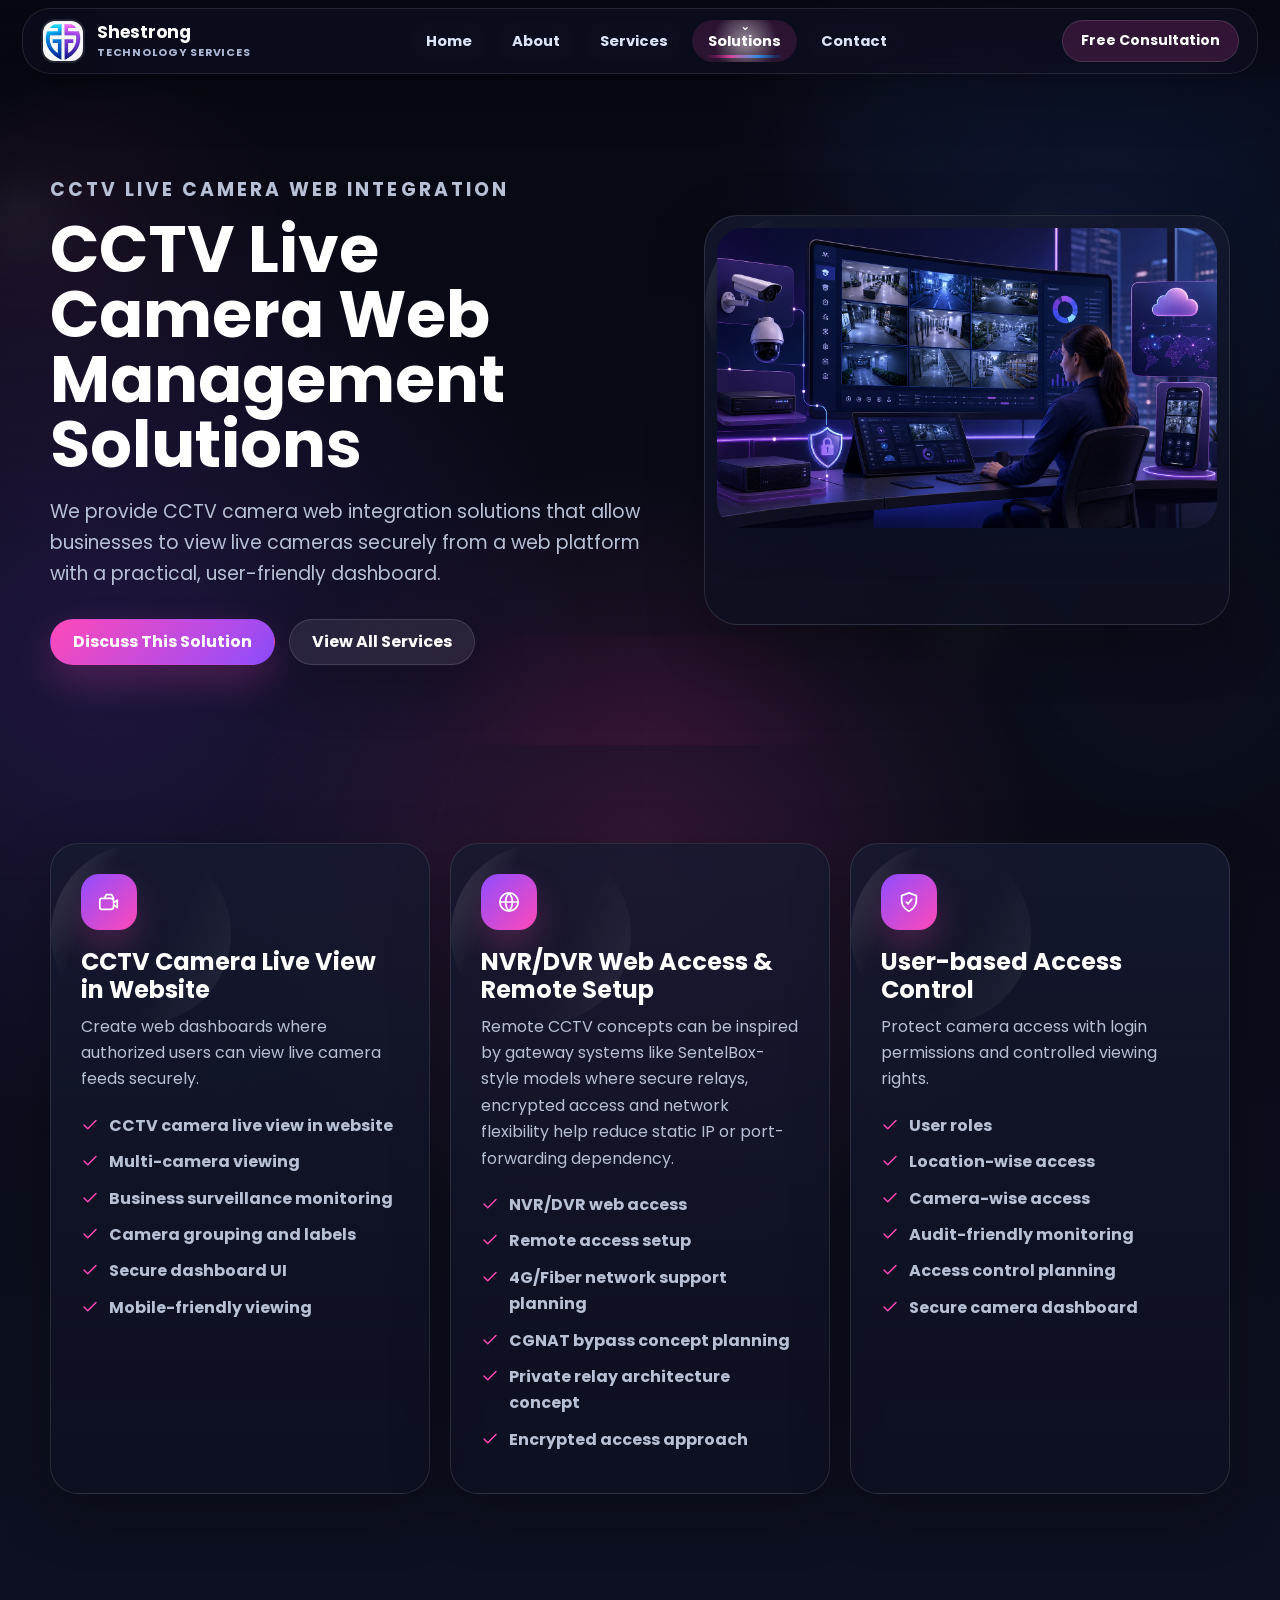
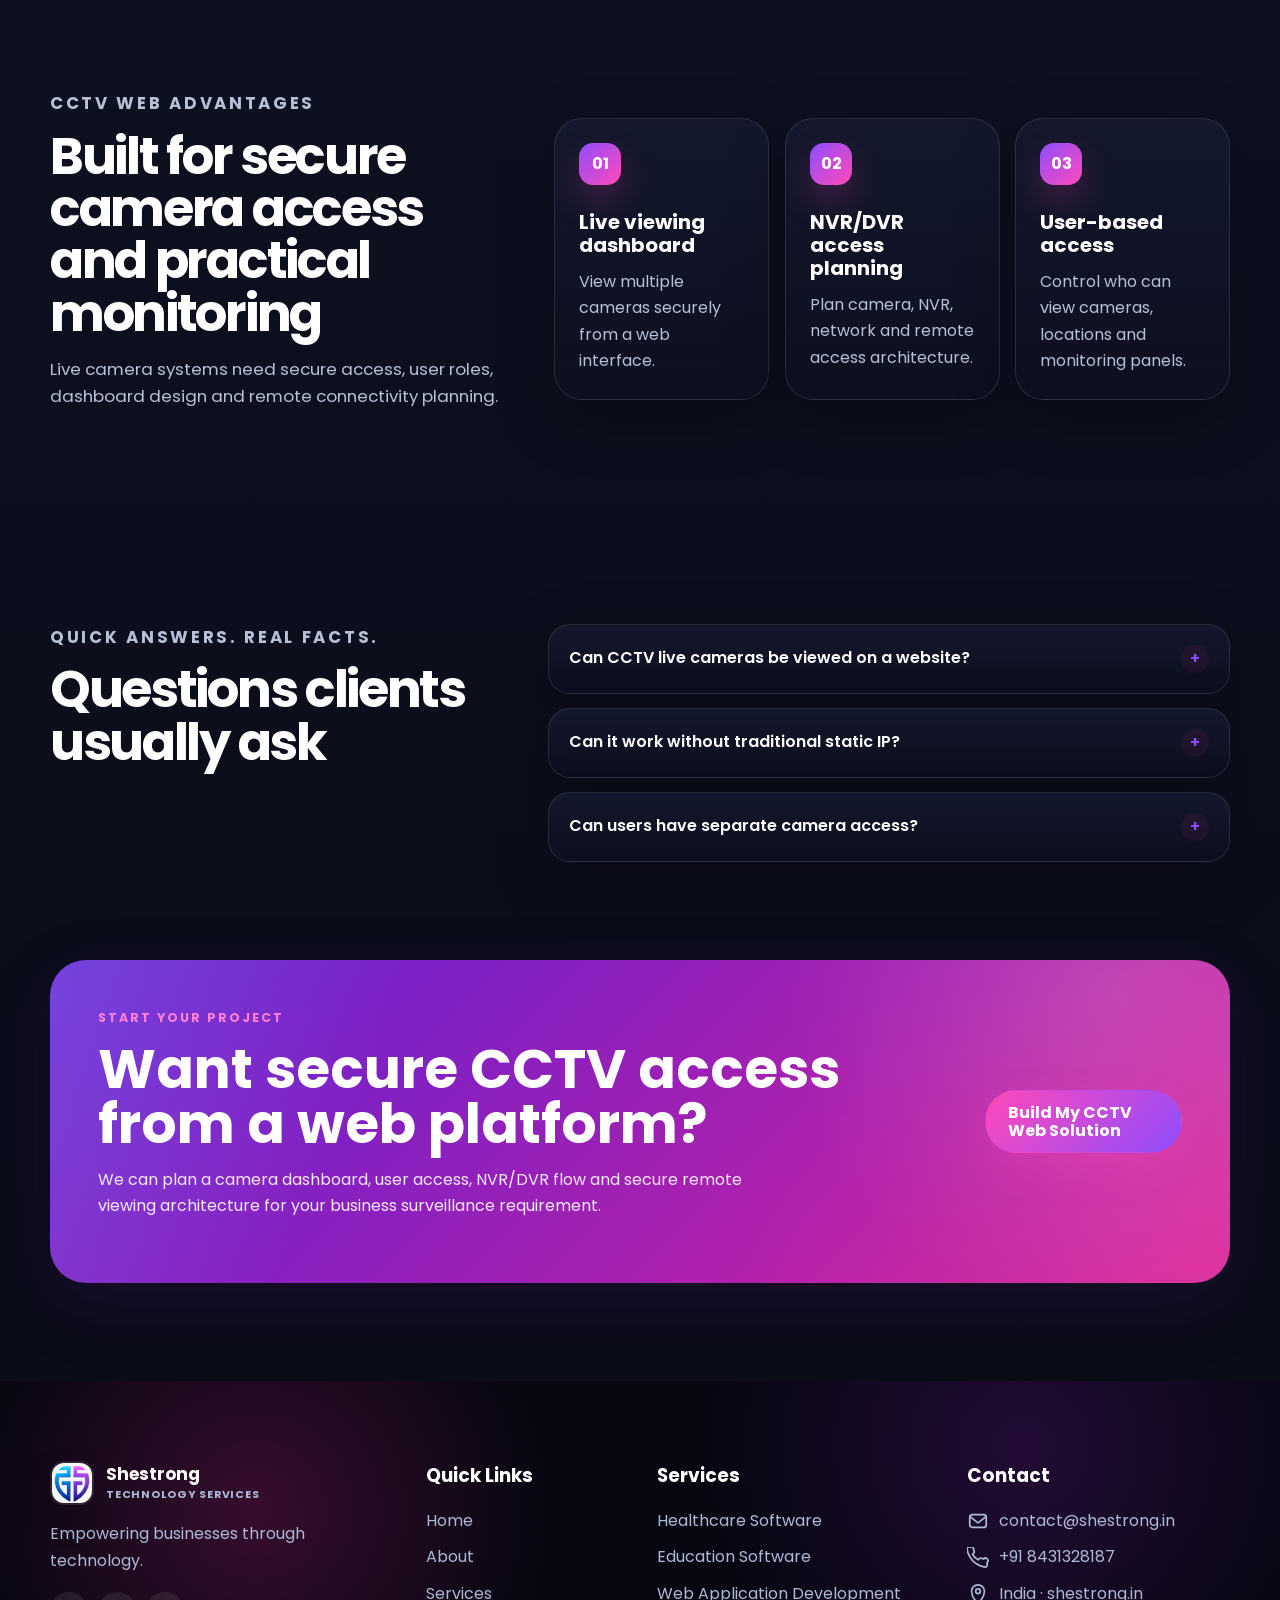
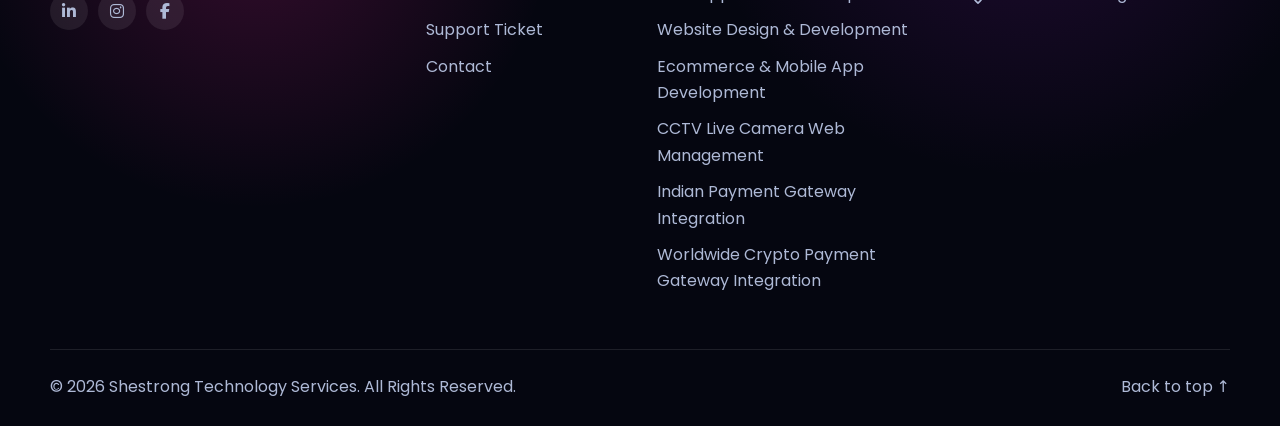
<file: cctv-live-camera-web-solutions.html>
<!doctype html>
<html lang="en">
<head>
  <meta charset="utf-8" />
  <meta name="viewport" content="width=device-width, initial-scale=1" />
  <title>CCTV Live Camera Web Integration | Secure Camera Dashboard and Remote Viewing</title>
  <meta name="description" content="Shestrong provides CCTV live camera web integration, NVR/DVR access, secure camera dashboards, multi-camera viewing and user-based access control." />
  <meta name="keywords" content="CCTV live camera web integration, CCTV camera live view website, NVR DVR web access" />
  <link rel="canonical" href="https://shestrong.in/cctv-live-camera-web-solutions.html" />
  <meta property="og:title" content="CCTV Live Camera Web Integration | Secure Camera Dashboard and Remote Viewing" />
  <meta property="og:description" content="Shestrong provides CCTV live camera web integration, NVR/DVR access, secure camera dashboards, multi-camera viewing and user-based access control." />
  <meta property="og:type" content="website" />
  <meta property="og:url" content="https://shestrong.in/cctv-live-camera-web-solutions.html" />
  <meta property="og:image" content="https://shestrong.in/assets/img/logo.png" />
  <meta name="theme-color" content="#4b126d" />
  <link rel="icon" href="assets/img/logo.png" type="image/png" />
  <link rel="preconnect" href="https://fonts.googleapis.com" />
  <link rel="preconnect" href="https://fonts.gstatic.com" crossorigin />
  <link href="https://fonts.googleapis.com/css2?family=Poppins:wght@300;400;500;600;700;800;900&display=swap" rel="stylesheet" />
  <link rel="stylesheet" href="assets/css/styles.css" />
  <link rel="stylesheet" href="https://cdnjs.cloudflare.com/ajax/libs/font-awesome/6.5.1/css/all.min.css" />
  <script type="application/ld+json">{"@context": "https://schema.org", "@type": "Organization", "name": "Shestrong Technology Services", "url": "https://shestrong.in/", "email": "contact@shestrong.in", "description": "Women empowerment-focused technology company providing software development, IT consulting, testing, healthcare software, education software, payment gateway integration, ecommerce, mobile apps and CCTV live camera web solutions.", "sameAs": []}</script>
</head>
<body>
  <div class="interactive-backdrop" aria-hidden="true">
    <span class="bg-sphere sphere-a"></span>
    <span class="bg-sphere sphere-b"></span>
    <span class="bg-sphere sphere-c"></span>
    <span class="bg-blob blob-a"></span>
    <span class="bg-blob blob-b"></span>
    <span class="bg-blob blob-c"></span>
    <span class="bg-grid"></span>
  </div>
  
    <header class="site-header" id="top">
      <div class="container nav-shell">
        <a class="brand" href="./" aria-label="Shestrong Technology Services home">
          <img src="assets/img/logo.png" alt="Shestrong Technology Services logo" />
          <span><strong>Shestrong</strong><small>Technology Services</small></span>
        </a>
        <nav class="main-nav" aria-label="Primary navigation">
          <a class="nav-link" href="./">Home</a>
          <a class="nav-link " href="about">About</a>
          <a class="nav-link" href="services">Services</a>
          <div class="nav-dropdown">
            <button class="nav-link dropdown-toggle active" type="button">Solutions</button>
            <div class="dropdown-menu">
              <a href="healthcare-software">Healthcare Software</a>
              <a href="education-software">Education Software</a>
              <a href="web-app-development">Web Application Development</a>
              <a href="web-app-development#website-design">Website Design & Development</a>
              <a href="web-app-development#ecommerce-apps">Ecommerce & Mobile App Development</a>
              <a href="cctv-live-camera-web-solutions">CCTV Live Camera Web Management</a>
              <a href="payment-gateway-integration#indian-payment-gateways">Indian Payment Gateway Integration</a>
              <a href="payment-gateway-integration#crypto-payment-gateways">Worldwide Crypto Payment Gateway Integration</a>
            </div>
          </div>
          <a class="nav-link " href="contact">Contact</a>          
        </nav>
        <div class="nav-actions">
          <a class="btn btn-small btn-ghost" href="contact">Free Consultation</a>
          <button class="menu-toggle" id="menuToggle" aria-label="Open menu" aria-expanded="false"><span></span><span></span><span></span></button>
        </div>
      </div>
      <div class="mobile-panel" id="mobilePanel">
        <a class="nav-link " href="./">Home</a><a class="nav-link " href="about">About</a><a class="nav-link " href="services">Services</a><a class="nav-link active" href="portfolio">Portfolio</a><a class="nav-link " href="contact">Contact</a>
        
        <div class="mobile-solutions">
          <strong>Solutions</strong>
          <a href="healthcare-software">Healthcare Software</a>
          <a href="education-software">Education Software</a>
          <a href="web-app-development">Web & App Development</a>
          <a href="payment-gateway-integration">Payment Gateway</a>
          <a href="cctv-live-camera-web-solutions">CCTV Web Solutions</a>
          <a href="software-testing-it-consulting">Testing & Consulting</a>
        </div>
        <a class="btn btn-primary" href="contact">Get a Free Consultation</a>
      </div>
    </header>
  <main>
<section class="inner-hero detail-hero">
  <div class="container detail-hero-grid"><div><p class="eyebrow reveal">CCTV Live Camera Web Integration</p><h1 class="reveal">CCTV Live Camera Web Management Solutions</h1><p class="reveal">We provide CCTV camera web integration solutions that allow businesses to view live cameras securely from a web platform with a practical, user-friendly dashboard.</p><div class="hero-actions reveal"><a class="btn btn-primary" href="contact.php">Discuss This Solution</a><a class="btn btn-secondary" href="services.html">View All Services</a></div></div><div class="solution-visual reveal tilt mouse-parallax"><img src="assets/img/generated/cctv.png" class="media-cover" alt="CCTV Live Camera Web Management Solutions illustration" /></div></div>
</section>
<section class="section-pad">
  <div class="container solution-blocks">
    <article class="solution-card reveal tilt" id="cctv-live-view"><span><svg class="icon" viewBox="0 0 24 24" fill="none" stroke="currentColor" stroke-width="1.9" stroke-linecap="round" stroke-linejoin="round" aria-hidden="true"><path d="M4 8h10a3 3 0 0 1 3 3v2l4-3v8l-4-3v2a3 3 0 0 1-3 3H4a2 2 0 0 1-2-2V10a2 2 0 0 1 2-2z"/><path d="M7 8l2-4h6l2 4"/></svg></span><h2>CCTV Camera Live View in Website</h2><p>Create web dashboards where authorized users can view live camera feeds securely.</p><ul class="tick-list"><li><svg class="icon" viewBox="0 0 24 24" fill="none" stroke="currentColor" stroke-width="1.9" stroke-linecap="round" stroke-linejoin="round" aria-hidden="true"><path d="M20 6L9 17l-5-5"/></svg><span>CCTV camera live view in website</span></li><li><svg class="icon" viewBox="0 0 24 24" fill="none" stroke="currentColor" stroke-width="1.9" stroke-linecap="round" stroke-linejoin="round" aria-hidden="true"><path d="M20 6L9 17l-5-5"/></svg><span>Multi-camera viewing</span></li><li><svg class="icon" viewBox="0 0 24 24" fill="none" stroke="currentColor" stroke-width="1.9" stroke-linecap="round" stroke-linejoin="round" aria-hidden="true"><path d="M20 6L9 17l-5-5"/></svg><span>Business surveillance monitoring</span></li><li><svg class="icon" viewBox="0 0 24 24" fill="none" stroke="currentColor" stroke-width="1.9" stroke-linecap="round" stroke-linejoin="round" aria-hidden="true"><path d="M20 6L9 17l-5-5"/></svg><span>Camera grouping and labels</span></li><li><svg class="icon" viewBox="0 0 24 24" fill="none" stroke="currentColor" stroke-width="1.9" stroke-linecap="round" stroke-linejoin="round" aria-hidden="true"><path d="M20 6L9 17l-5-5"/></svg><span>Secure dashboard UI</span></li><li><svg class="icon" viewBox="0 0 24 24" fill="none" stroke="currentColor" stroke-width="1.9" stroke-linecap="round" stroke-linejoin="round" aria-hidden="true"><path d="M20 6L9 17l-5-5"/></svg><span>Mobile-friendly viewing</span></li></ul></article><article class="solution-card reveal tilt" id="remote-access"><span><svg class="icon" viewBox="0 0 24 24" fill="none" stroke="currentColor" stroke-width="1.9" stroke-linecap="round" stroke-linejoin="round" aria-hidden="true"><circle cx="12" cy="12" r="10"/><path d="M2 12h20M12 2a15.3 15.3 0 0 1 0 20M12 2a15.3 15.3 0 0 0 0 20"/></svg></span><h2>NVR/DVR Web Access & Remote Setup</h2><p>Remote CCTV concepts can be inspired by gateway systems like SentelBox-style models where secure relays, encrypted access and network flexibility help reduce static IP or port-forwarding dependency.</p><ul class="tick-list"><li><svg class="icon" viewBox="0 0 24 24" fill="none" stroke="currentColor" stroke-width="1.9" stroke-linecap="round" stroke-linejoin="round" aria-hidden="true"><path d="M20 6L9 17l-5-5"/></svg><span>NVR/DVR web access</span></li><li><svg class="icon" viewBox="0 0 24 24" fill="none" stroke="currentColor" stroke-width="1.9" stroke-linecap="round" stroke-linejoin="round" aria-hidden="true"><path d="M20 6L9 17l-5-5"/></svg><span>Remote access setup</span></li><li><svg class="icon" viewBox="0 0 24 24" fill="none" stroke="currentColor" stroke-width="1.9" stroke-linecap="round" stroke-linejoin="round" aria-hidden="true"><path d="M20 6L9 17l-5-5"/></svg><span>4G/Fiber network support planning</span></li><li><svg class="icon" viewBox="0 0 24 24" fill="none" stroke="currentColor" stroke-width="1.9" stroke-linecap="round" stroke-linejoin="round" aria-hidden="true"><path d="M20 6L9 17l-5-5"/></svg><span>CGNAT bypass concept planning</span></li><li><svg class="icon" viewBox="0 0 24 24" fill="none" stroke="currentColor" stroke-width="1.9" stroke-linecap="round" stroke-linejoin="round" aria-hidden="true"><path d="M20 6L9 17l-5-5"/></svg><span>Private relay architecture concept</span></li><li><svg class="icon" viewBox="0 0 24 24" fill="none" stroke="currentColor" stroke-width="1.9" stroke-linecap="round" stroke-linejoin="round" aria-hidden="true"><path d="M20 6L9 17l-5-5"/></svg><span>Encrypted access approach</span></li></ul></article><article class="solution-card reveal tilt" id="camera-security"><span><svg class="icon" viewBox="0 0 24 24" fill="none" stroke="currentColor" stroke-width="1.9" stroke-linecap="round" stroke-linejoin="round" aria-hidden="true"><path d="M12 22s8-4 8-11V5l-8-3-8 3v6c0 7 8 11 8 11z"/><path d="M9 12l2 2 4-5"/></svg></span><h2>User-based Access Control</h2><p>Protect camera access with login permissions and controlled viewing rights.</p><ul class="tick-list"><li><svg class="icon" viewBox="0 0 24 24" fill="none" stroke="currentColor" stroke-width="1.9" stroke-linecap="round" stroke-linejoin="round" aria-hidden="true"><path d="M20 6L9 17l-5-5"/></svg><span>User roles</span></li><li><svg class="icon" viewBox="0 0 24 24" fill="none" stroke="currentColor" stroke-width="1.9" stroke-linecap="round" stroke-linejoin="round" aria-hidden="true"><path d="M20 6L9 17l-5-5"/></svg><span>Location-wise access</span></li><li><svg class="icon" viewBox="0 0 24 24" fill="none" stroke="currentColor" stroke-width="1.9" stroke-linecap="round" stroke-linejoin="round" aria-hidden="true"><path d="M20 6L9 17l-5-5"/></svg><span>Camera-wise access</span></li><li><svg class="icon" viewBox="0 0 24 24" fill="none" stroke="currentColor" stroke-width="1.9" stroke-linecap="round" stroke-linejoin="round" aria-hidden="true"><path d="M20 6L9 17l-5-5"/></svg><span>Audit-friendly monitoring</span></li><li><svg class="icon" viewBox="0 0 24 24" fill="none" stroke="currentColor" stroke-width="1.9" stroke-linecap="round" stroke-linejoin="round" aria-hidden="true"><path d="M20 6L9 17l-5-5"/></svg><span>Access control planning</span></li><li><svg class="icon" viewBox="0 0 24 24" fill="none" stroke="currentColor" stroke-width="1.9" stroke-linecap="round" stroke-linejoin="round" aria-hidden="true"><path d="M20 6L9 17l-5-5"/></svg><span>Secure camera dashboard</span></li></ul></article>
  </div>
</section>
<section class="section-pad advantage-band">
  <div class="container advantage-layout">
    <div class="advantage-copy reveal">
      <p class="eyebrow">CCTV Web Advantages</p>
      <h2>Built for secure camera access and practical monitoring</h2>
      <p>Live camera systems need secure access, user roles, dashboard design and remote connectivity planning.</p>
    </div>
    <div class="advantage-cards"><article class="advantage-card flash-card reveal"><span>01</span><h3>Live viewing dashboard</h3><p>View multiple cameras securely from a web interface.</p></article><article class="advantage-card flash-card reveal"><span>02</span><h3>NVR/DVR access planning</h3><p>Plan camera, NVR, network and remote access architecture.</p></article><article class="advantage-card flash-card reveal"><span>03</span><h3>User-based access</h3><p>Control who can view cameras, locations and monitoring panels.</p></article></div>
  </div>
</section>
<section class="section-pad faq-section">
  <div class="container faq-layout">
    <div class="faq-heading reveal"><p class="eyebrow">Quick Answers. Real Facts.</p><h2>Questions clients usually ask</h2></div>
    <div class="faq-list"><details class="faq-item reveal"><summary>Can CCTV live cameras be viewed on a website?</summary><p>Yes. A secure camera dashboard can be planned for live view and monitoring.</p></details><details class="faq-item reveal"><summary>Can it work without traditional static IP?</summary><p>Remote access concepts can be planned depending on network, device and security requirements.</p></details><details class="faq-item reveal"><summary>Can users have separate camera access?</summary><p>Yes. User roles can control which cameras or locations each user can view.</p></details></div>
  </div>
</section>

<section class="cta-band section-pad">
      <div class="container cta-card reveal">
        <div><p class="eyebrow">Start Your Project</p><h2>Want secure CCTV access from a web platform?</h2><p>We can plan a camera dashboard, user access, NVR/DVR flow and secure remote viewing architecture for your business surveillance requirement.</p></div>
        <a class="btn btn-primary" href="contact.php">Build My CCTV Web Solution</a>
      </div>
    </section>
</main>
  
    <footer class="site-footer">
      <div class="footer-aurora"></div>
      <div class="container footer-grid">
        <div class="footer-brand">
          <a class="brand footer-logo" href="index.html"><img src="assets/img/logo.png" alt="Shestrong logo" /><span><strong>Shestrong</strong><small>Technology Services</small></span></a>
          <p>Empowering businesses through technology.</p>
          <div class="social-row" aria-label="Social media links">
            <a href="#" aria-label="LinkedIn"><i class="fa-brands fa-linkedin-in" aria-hidden="true"></i></a>
            <a href="#" aria-label="Instagram"><i class="fa-brands fa-instagram" aria-hidden="true"></i></a>
            <a href="#" aria-label="Facebook"><i class="fa-brands fa-facebook-f" aria-hidden="true"></i></a>
          </div>
        </div>
        <div><h3>Quick Links</h3><ul><li><a href="index.html">Home</a></li><li><a href="about.html">About</a></li><li><a href="services.html">Services</a></li><li><a href="support.shestrong.in" target="blank">Support Ticket</a></li><li><a href="contact.php">Contact</a></li></ul></div>
        <div><h3>Services</h3><ul><li><a href="healthcare-software.html">Healthcare Software</a></li><li><a href="education-software.html">Education Software</a></li><li><a href="web-app-development.html">Web Application Development</a></li><li><a href="web-app-development.html#website-design">Website Design & Development</a></li><li><a href="web-app-development.html#ecommerce-apps">Ecommerce & Mobile App Development</a></li><li><a href="cctv-live-camera-web-solutions.html">CCTV Live Camera Web Management</a></li><li><a href="payment-gateway-integration.html#indian-payment-gateways">Indian Payment Gateway Integration</a></li><li><a href="payment-gateway-integration.html#crypto-payment-gateways">Worldwide Crypto Payment Gateway Integration</a></li></ul></div>
        <div><h3>Contact</h3><ul class="footer-contact"><li><svg class="icon" viewBox="0 0 24 24" fill="none" stroke="currentColor" stroke-width="1.9" stroke-linecap="round" stroke-linejoin="round" aria-hidden="true"><rect x="3" y="5" width="18" height="14" rx="3"/><path d="M3 7l9 7 9-7"/></svg> <a href="mailto:contact@shestrong.in">contact@shestrong.in</a></li><li><svg class="icon" viewBox="0 0 24 24" fill="none" stroke="currentColor" stroke-width="1.9" stroke-linecap="round" stroke-linejoin="round" aria-hidden="true"><path d="M22 16.92v3a2 2 0 0 1-2.18 2 19.8 19.8 0 0 1-8.63-3.07A19.5 19.5 0 0 1 3.15 10.8 19.8 19.8 0 0 1 .08 2.18 2 2 0 0 1 2.06 0h3a2 2 0 0 1 2 1.72c.13.96.35 1.9.67 2.8a2 2 0 0 1-.45 2.11L6 7.91a16 16 0 0 0 6.09 6.09l1.28-1.28a2 2 0 0 1 2.11-.45c.9.32 1.84.54 2.8.67A2 2 0 0 1 22 16.92z"/></svg> <a href="tel:+91 8431328187">+91 8431328187</a></li><li><svg class="icon" viewBox="0 0 24 24" fill="none" stroke="currentColor" stroke-width="1.9" stroke-linecap="round" stroke-linejoin="round" aria-hidden="true"><path d="M12 22s7-6 7-13a7 7 0 1 0-14 0c0 7 7 13 7 13z"/><circle cx="12" cy="9" r="2.5"/></svg> India · shestrong.in</li></ul></div>
      </div>
      <div class="container footer-bottom"><p>© 2026 Shestrong Technology Services. All Rights Reserved.</p><a href="#top">Back to top ↑</a></div>
    </footer>
  <script src="assets/js/main.js"></script>
</body>
</html>
</file>
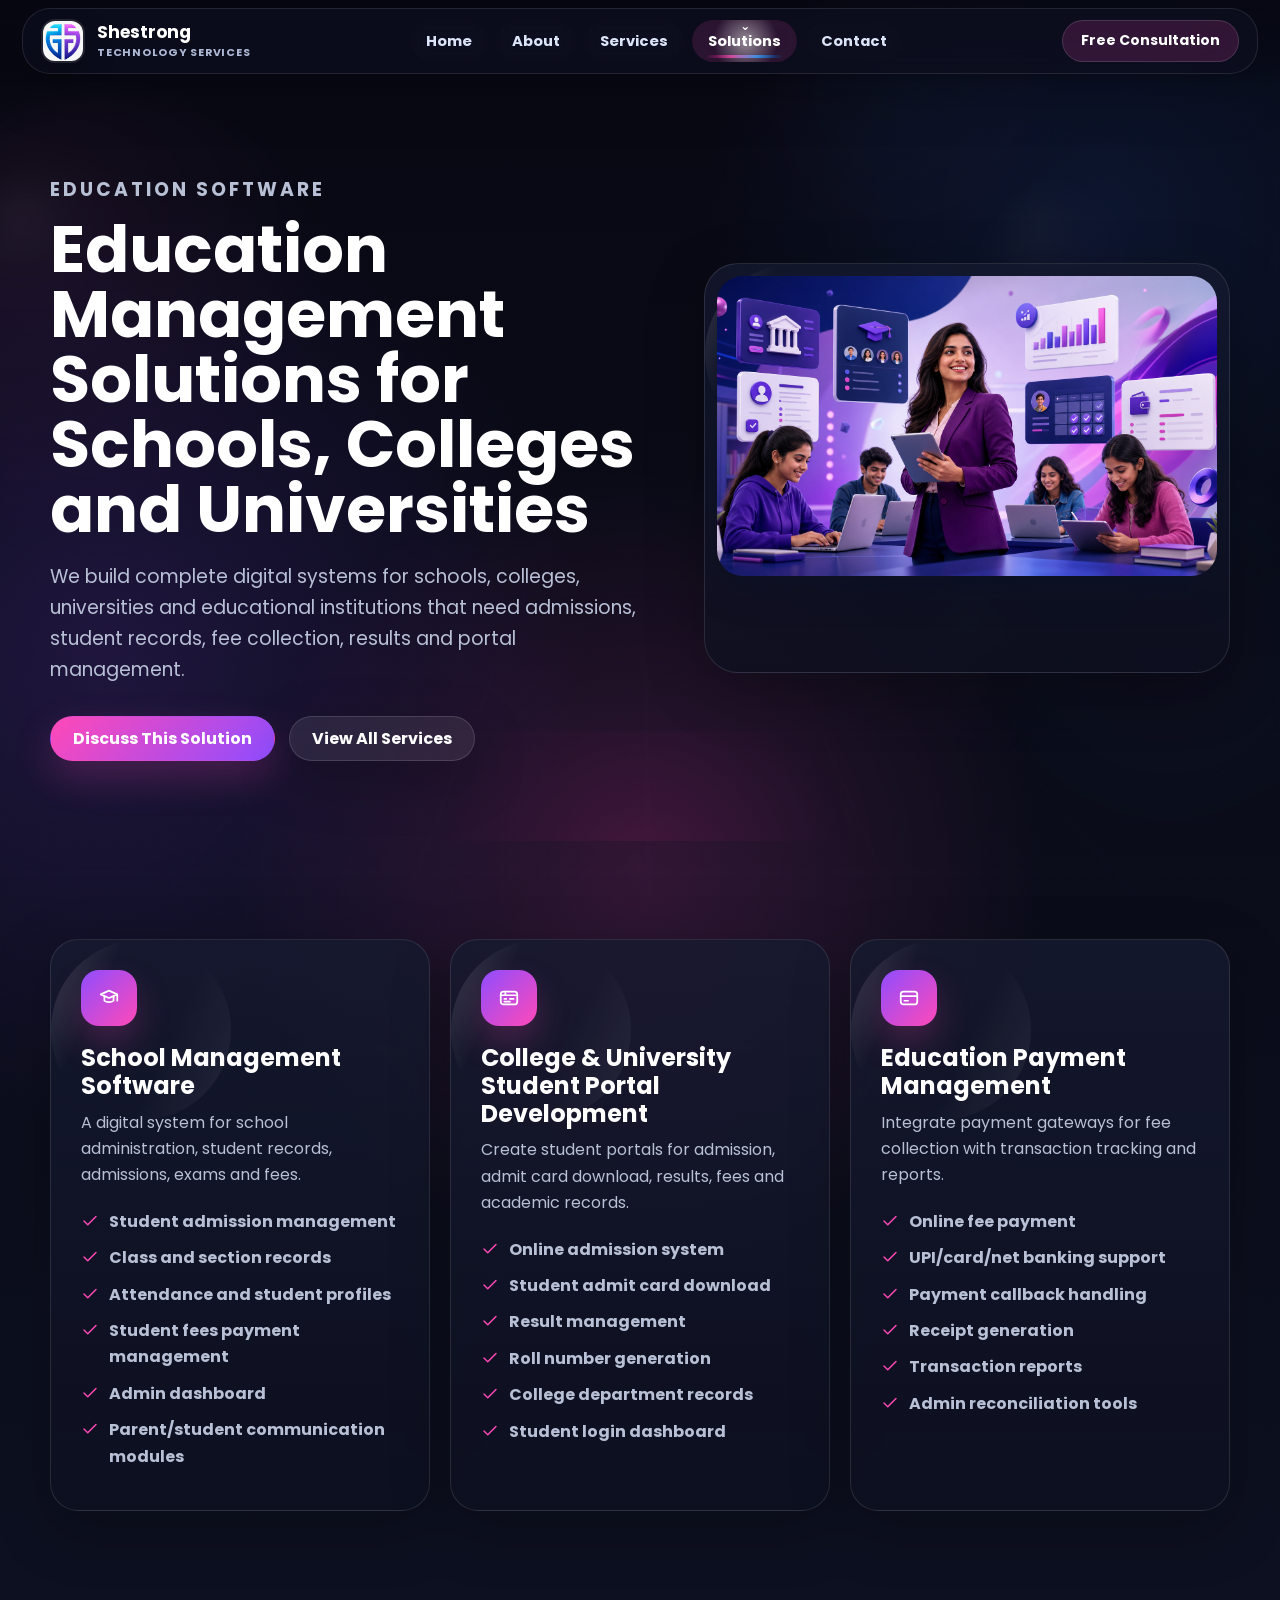
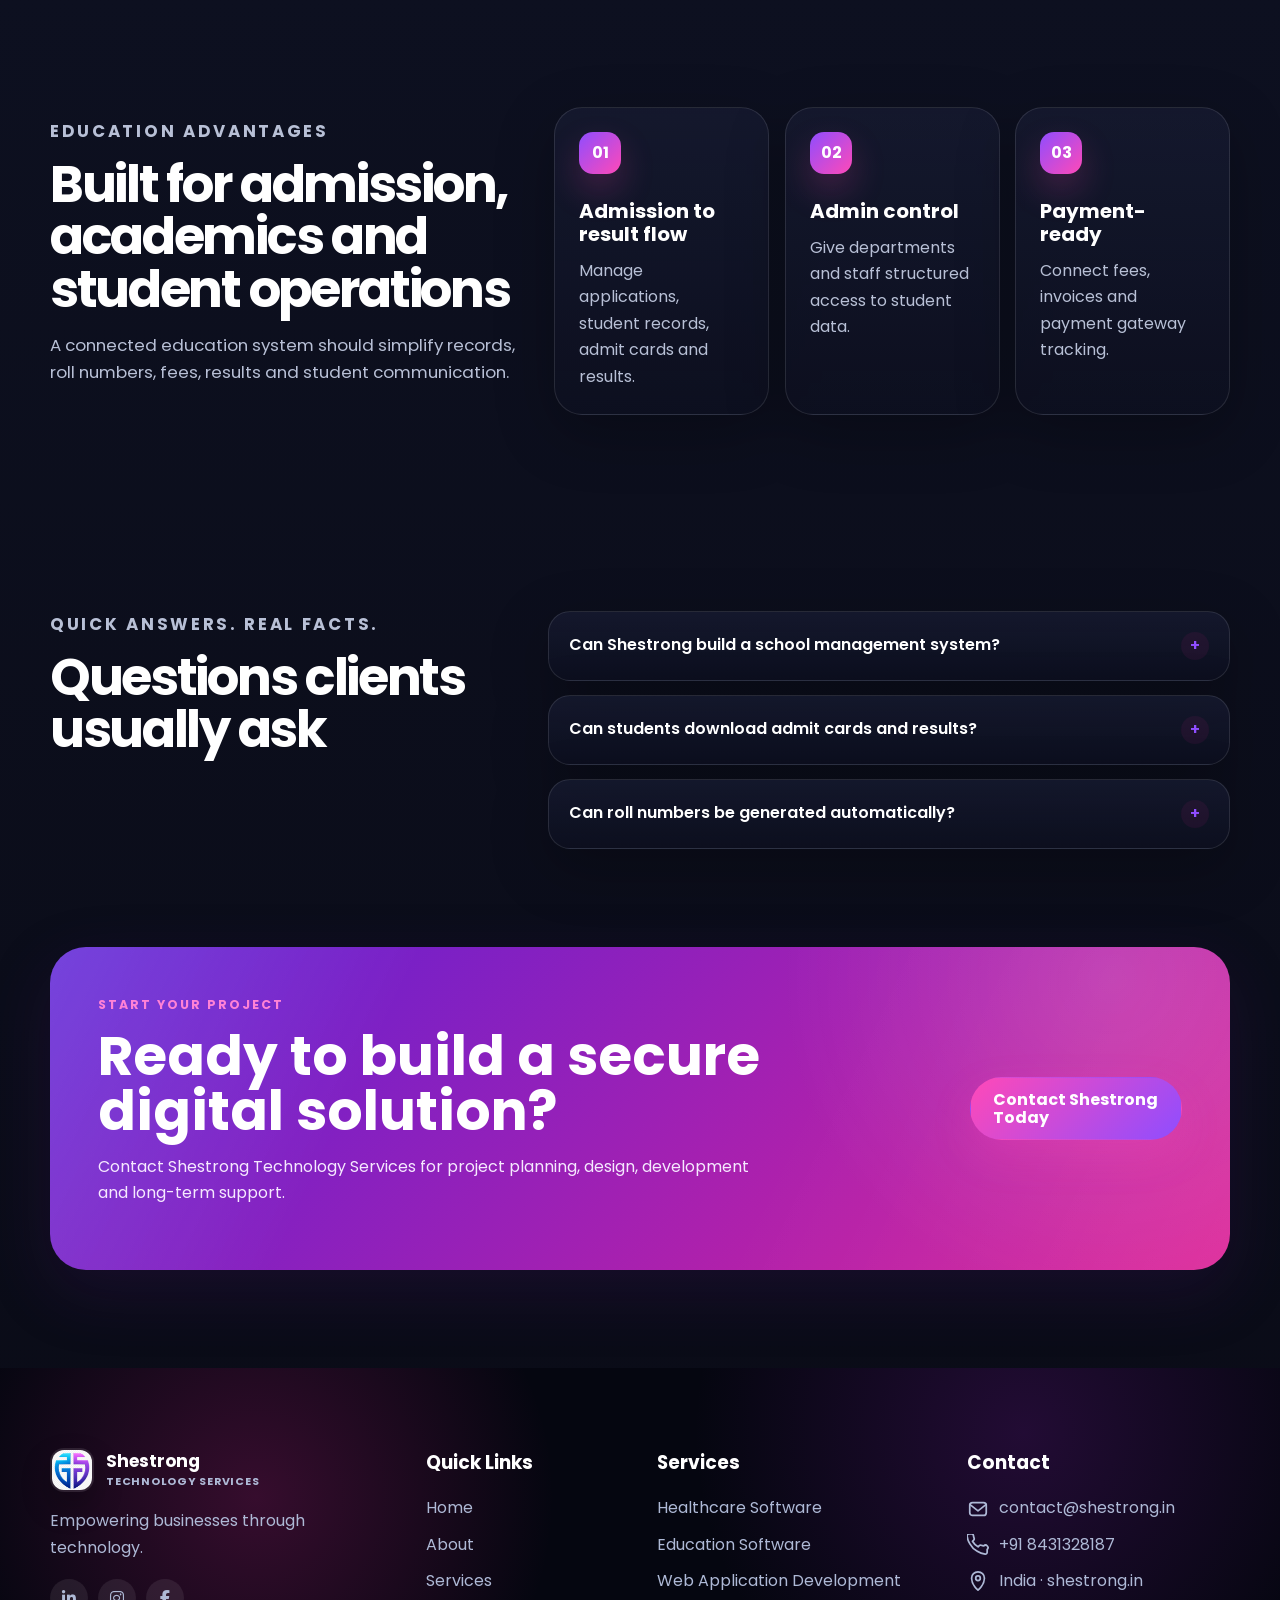
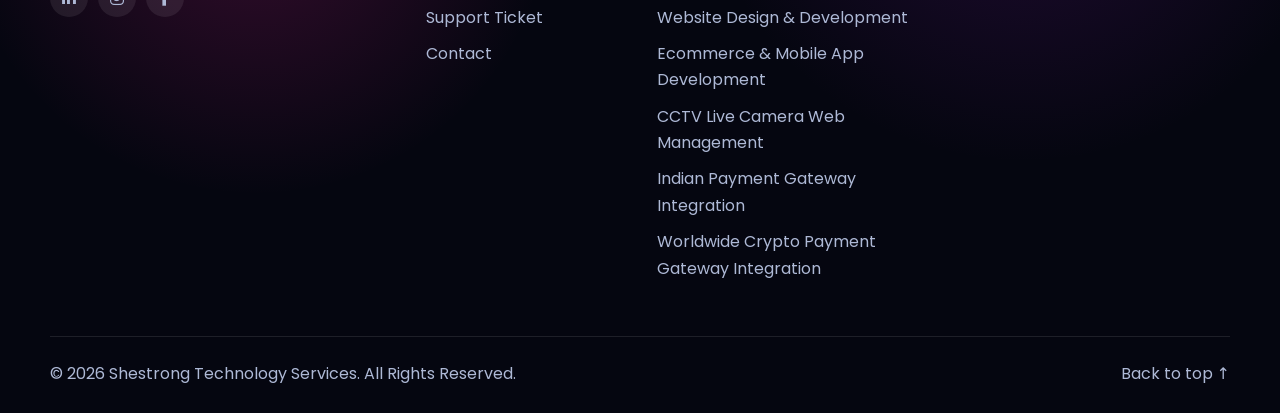
<file: education-software.html>
<!doctype html>
<html lang="en">
<head>
  <meta charset="utf-8" />
  <meta name="viewport" content="width=device-width, initial-scale=1" />
  <title>Education Software | School Management Software &amp; College Student Portal Development</title>
  <meta name="description" content="Build school management software, college and university student portals, online admission, admit card download, result management and fee payment systems." />
  <meta name="keywords" content="school management software, college student portal development, education management solutions" />
  <link rel="canonical" href="https://shestrong.in/education-software.html" />
  <meta property="og:title" content="Education Software | School Management Software &amp; College Student Portal Development" />
  <meta property="og:description" content="Build school management software, college and university student portals, online admission, admit card download, result management and fee payment systems." />
  <meta property="og:type" content="website" />
  <meta property="og:url" content="https://shestrong.in/education-software.html" />
  <meta property="og:image" content="https://shestrong.in/assets/img/og-image.svg" />
  <meta name="theme-color" content="#4b126d" />
  <link rel="icon" href="assets/img/logo.png" type="image/png" />
  <link rel="preconnect" href="https://fonts.googleapis.com" />
  <link rel="preconnect" href="https://fonts.gstatic.com" crossorigin />
  <link href="https://fonts.googleapis.com/css2?family=Poppins:wght@300;400;500;600;700;800;900&display=swap" rel="stylesheet" />
  <link rel="stylesheet" href="assets/css/styles.css" />
  <link rel="stylesheet" href="https://cdnjs.cloudflare.com/ajax/libs/font-awesome/6.5.1/css/all.min.css" />
  <script type="application/ld+json">{"@context": "https://schema.org", "@type": "Organization", "name": "Shestrong Technology Services", "url": "https://shestrong.in/", "email": "contact@shestrong.in", "description": "Women empowerment-focused technology company providing software development, IT consulting, testing, healthcare software, education software, payment gateway integration, ecommerce, mobile apps and CCTV live camera web solutions.", "sameAs": []}</script>
</head>
<body>
  <div class="interactive-backdrop" aria-hidden="true">
    <span class="bg-sphere sphere-a"></span>
    <span class="bg-sphere sphere-b"></span>
    <span class="bg-sphere sphere-c"></span>
    <span class="bg-blob blob-a"></span>
    <span class="bg-blob blob-b"></span>
    <span class="bg-blob blob-c"></span>
    <span class="bg-grid"></span>
  </div>
  
    <header class="site-header" id="top">
      <div class="container nav-shell">
        <a class="brand" href="./" aria-label="Shestrong Technology Services home">
          <img src="assets/img/logo.png" alt="Shestrong Technology Services logo" />
          <span><strong>Shestrong</strong><small>Technology Services</small></span>
        </a>
        <nav class="main-nav" aria-label="Primary navigation">
          <a class="nav-link " href="./">Home</a>
          <a class="nav-link " href="about">About</a>
          <a class="nav-link " href="services">Services</a>
          <div class="nav-dropdown">
            <button class="nav-link dropdown-toggle active" type="button">Solutions</button>
            <div class="dropdown-menu">
              <a href="healthcare-software">Healthcare Software</a>
              <a href="education-software">Education Software</a>
              <a href="web-app-development">Web Application Development</a>
              <a href="web-app-development#website-design">Website Design & Development</a>
              <a href="web-app-development#ecommerce-apps">Ecommerce & Mobile App Development</a>
              <a href="cctv-live-camera-web-solutions">CCTV Live Camera Web Management</a>
              <a href="payment-gateway-integration#indian-payment-gateways">Indian Payment Gateway Integration</a>
              <a href="payment-gateway-integration#crypto-payment-gateways">Worldwide Crypto Payment Gateway Integration</a>
            </div>
          </div>
          <a class="nav-link " href="contact">Contact</a>          
        </nav>
        <div class="nav-actions">
          <a class="btn btn-small btn-ghost" href="contact">Free Consultation</a>
          <button class="menu-toggle" id="menuToggle" aria-label="Open menu" aria-expanded="false"><span></span><span></span><span></span></button>
        </div>
      </div>
      <div class="mobile-panel" id="mobilePanel">
        <a class="nav-link " href="./">Home</a><a class="nav-link " href="about">About</a><a class="nav-link " href="services">Services</a><a class="nav-link active" href="portfolio">Portfolio</a><a class="nav-link " href="contact">Contact</a>
        
        <div class="mobile-solutions">
          <strong>Solutions</strong>
          <a href="healthcare-software">Healthcare Software</a>
          <a href="education-software">Education Software</a>
          <a href="web-app-development">Web & App Development</a>
          <a href="payment-gateway-integration">Payment Gateway</a>
          <a href="cctv-live-camera-web-solutions">CCTV Web Solutions</a>
          <a href="software-testing-it-consulting">Testing & Consulting</a>
        </div>
        <a class="btn btn-primary" href="contact">Get a Free Consultation</a>
      </div>
    </header>
  <main>
<section class="inner-hero detail-hero">
  <div class="container detail-hero-grid"><div><p class="eyebrow reveal">Education Software</p><h1 class="reveal">Education Management Solutions for Schools, Colleges and Universities</h1><p class="reveal">We build complete digital systems for schools, colleges, universities and educational institutions that need admissions, student records, fee collection, results and portal management.</p><div class="hero-actions reveal"><a class="btn btn-primary" href="contact.php">Discuss This Solution</a><a class="btn btn-secondary" href="services.html">View All Services</a></div></div><div class="solution-visual reveal tilt mouse-parallax"><img src="assets/img/generated/education.png" class="media-cover" alt="Education Management Solutions for Schools, Colleges and Universities illustration" /></div></div>
</section>
<section class="section-pad">
  <div class="container solution-blocks">
    <article class="solution-card reveal tilt" id="school-management-system"><span><svg class="icon" viewBox="0 0 24 24" fill="none" stroke="currentColor" stroke-width="1.9" stroke-linecap="round" stroke-linejoin="round" aria-hidden="true"><path d="M3 8l9-4 9 4-9 4-9-4z"/><path d="M7 10v5c2 2 8 2 10 0v-5"/><path d="M21 9v6"/></svg></span><h2>School Management Software</h2><p>A digital system for school administration, student records, admissions, exams and fees.</p><ul class="tick-list"><li><svg class="icon" viewBox="0 0 24 24" fill="none" stroke="currentColor" stroke-width="1.9" stroke-linecap="round" stroke-linejoin="round" aria-hidden="true"><path d="M20 6L9 17l-5-5"/></svg><span>Student admission management</span></li><li><svg class="icon" viewBox="0 0 24 24" fill="none" stroke="currentColor" stroke-width="1.9" stroke-linecap="round" stroke-linejoin="round" aria-hidden="true"><path d="M20 6L9 17l-5-5"/></svg><span>Class and section records</span></li><li><svg class="icon" viewBox="0 0 24 24" fill="none" stroke="currentColor" stroke-width="1.9" stroke-linecap="round" stroke-linejoin="round" aria-hidden="true"><path d="M20 6L9 17l-5-5"/></svg><span>Attendance and student profiles</span></li><li><svg class="icon" viewBox="0 0 24 24" fill="none" stroke="currentColor" stroke-width="1.9" stroke-linecap="round" stroke-linejoin="round" aria-hidden="true"><path d="M20 6L9 17l-5-5"/></svg><span>Student fees payment management</span></li><li><svg class="icon" viewBox="0 0 24 24" fill="none" stroke="currentColor" stroke-width="1.9" stroke-linecap="round" stroke-linejoin="round" aria-hidden="true"><path d="M20 6L9 17l-5-5"/></svg><span>Admin dashboard</span></li><li><svg class="icon" viewBox="0 0 24 24" fill="none" stroke="currentColor" stroke-width="1.9" stroke-linecap="round" stroke-linejoin="round" aria-hidden="true"><path d="M20 6L9 17l-5-5"/></svg><span>Parent/student communication modules</span></li></ul></article><article class="solution-card reveal tilt" id="college-student-portal"><span><svg class="icon" viewBox="0 0 24 24" fill="none" stroke="currentColor" stroke-width="1.9" stroke-linecap="round" stroke-linejoin="round" aria-hidden="true"><rect x="3" y="5" width="18" height="14" rx="3"/><path d="M3 9h18M8 5v4M13 13h4M7 13h2M7 16h6"/></svg></span><h2>College & University Student Portal Development</h2><p>Create student portals for admission, admit card download, results, fees and academic records.</p><ul class="tick-list"><li><svg class="icon" viewBox="0 0 24 24" fill="none" stroke="currentColor" stroke-width="1.9" stroke-linecap="round" stroke-linejoin="round" aria-hidden="true"><path d="M20 6L9 17l-5-5"/></svg><span>Online admission system</span></li><li><svg class="icon" viewBox="0 0 24 24" fill="none" stroke="currentColor" stroke-width="1.9" stroke-linecap="round" stroke-linejoin="round" aria-hidden="true"><path d="M20 6L9 17l-5-5"/></svg><span>Student admit card download</span></li><li><svg class="icon" viewBox="0 0 24 24" fill="none" stroke="currentColor" stroke-width="1.9" stroke-linecap="round" stroke-linejoin="round" aria-hidden="true"><path d="M20 6L9 17l-5-5"/></svg><span>Result management</span></li><li><svg class="icon" viewBox="0 0 24 24" fill="none" stroke="currentColor" stroke-width="1.9" stroke-linecap="round" stroke-linejoin="round" aria-hidden="true"><path d="M20 6L9 17l-5-5"/></svg><span>Roll number generation</span></li><li><svg class="icon" viewBox="0 0 24 24" fill="none" stroke="currentColor" stroke-width="1.9" stroke-linecap="round" stroke-linejoin="round" aria-hidden="true"><path d="M20 6L9 17l-5-5"/></svg><span>College department records</span></li><li><svg class="icon" viewBox="0 0 24 24" fill="none" stroke="currentColor" stroke-width="1.9" stroke-linecap="round" stroke-linejoin="round" aria-hidden="true"><path d="M20 6L9 17l-5-5"/></svg><span>Student login dashboard</span></li></ul></article><article class="solution-card reveal tilt" id="education-payments"><span><svg class="icon" viewBox="0 0 24 24" fill="none" stroke="currentColor" stroke-width="1.9" stroke-linecap="round" stroke-linejoin="round" aria-hidden="true"><rect x="3" y="5" width="18" height="14" rx="3"/><path d="M3 10h18M7 15h4"/></svg></span><h2>Education Payment Management</h2><p>Integrate payment gateways for fee collection with transaction tracking and reports.</p><ul class="tick-list"><li><svg class="icon" viewBox="0 0 24 24" fill="none" stroke="currentColor" stroke-width="1.9" stroke-linecap="round" stroke-linejoin="round" aria-hidden="true"><path d="M20 6L9 17l-5-5"/></svg><span>Online fee payment</span></li><li><svg class="icon" viewBox="0 0 24 24" fill="none" stroke="currentColor" stroke-width="1.9" stroke-linecap="round" stroke-linejoin="round" aria-hidden="true"><path d="M20 6L9 17l-5-5"/></svg><span>UPI/card/net banking support</span></li><li><svg class="icon" viewBox="0 0 24 24" fill="none" stroke="currentColor" stroke-width="1.9" stroke-linecap="round" stroke-linejoin="round" aria-hidden="true"><path d="M20 6L9 17l-5-5"/></svg><span>Payment callback handling</span></li><li><svg class="icon" viewBox="0 0 24 24" fill="none" stroke="currentColor" stroke-width="1.9" stroke-linecap="round" stroke-linejoin="round" aria-hidden="true"><path d="M20 6L9 17l-5-5"/></svg><span>Receipt generation</span></li><li><svg class="icon" viewBox="0 0 24 24" fill="none" stroke="currentColor" stroke-width="1.9" stroke-linecap="round" stroke-linejoin="round" aria-hidden="true"><path d="M20 6L9 17l-5-5"/></svg><span>Transaction reports</span></li><li><svg class="icon" viewBox="0 0 24 24" fill="none" stroke="currentColor" stroke-width="1.9" stroke-linecap="round" stroke-linejoin="round" aria-hidden="true"><path d="M20 6L9 17l-5-5"/></svg><span>Admin reconciliation tools</span></li></ul></article>
  </div>
</section>
<section class="section-pad advantage-band">
  <div class="container advantage-layout">
    <div class="advantage-copy reveal">
      <p class="eyebrow">Education Advantages</p>
      <h2>Built for admission, academics and student operations</h2>
      <p>A connected education system should simplify records, roll numbers, fees, results and student communication.</p>
    </div>
    <div class="advantage-cards"><article class="advantage-card flash-card reveal"><span>01</span><h3>Admission to result flow</h3><p>Manage applications, student records, admit cards and results.</p></article><article class="advantage-card flash-card reveal"><span>02</span><h3>Admin control</h3><p>Give departments and staff structured access to student data.</p></article><article class="advantage-card flash-card reveal"><span>03</span><h3>Payment-ready</h3><p>Connect fees, invoices and payment gateway tracking.</p></article></div>
  </div>
</section>
<section class="section-pad faq-section">
  <div class="container faq-layout">
    <div class="faq-heading reveal"><p class="eyebrow">Quick Answers. Real Facts.</p><h2>Questions clients usually ask</h2></div>
    <div class="faq-list"><details class="faq-item reveal"><summary>Can Shestrong build a school management system?</summary><p>Yes. Admissions, student records, fees, results and dashboards can be developed.</p></details><details class="faq-item reveal"><summary>Can students download admit cards and results?</summary><p>Yes. Student-facing portals can include admit card download, result checking and certificates.</p></details><details class="faq-item reveal"><summary>Can roll numbers be generated automatically?</summary><p>Yes. Roll number rules can be configured for streams, classes or departments.</p></details></div>
  </div>
</section>

<section class="cta-band section-pad">
      <div class="container cta-card reveal">
        <div><p class="eyebrow">Start Your Project</p><h2>Ready to build a secure digital solution?</h2><p>Contact Shestrong Technology Services for project planning, design, development and long-term support.</p></div>
        <a class="btn btn-primary" href="contact.php">Contact Shestrong Today</a>
      </div>
    </section>
</main>
  
    <footer class="site-footer">
      <div class="footer-aurora"></div>
      <div class="container footer-grid">
        <div class="footer-brand">
          <a class="brand footer-logo" href="index.html"><img src="assets/img/logo.png" alt="Shestrong logo" /><span><strong>Shestrong</strong><small>Technology Services</small></span></a>
          <p>Empowering businesses through technology.</p>
          <div class="social-row" aria-label="Social media links">
            <a href="#" aria-label="LinkedIn"><i class="fa-brands fa-linkedin-in" aria-hidden="true"></i></a>
            <a href="#" aria-label="Instagram"><i class="fa-brands fa-instagram" aria-hidden="true"></i></a>
            <a href="#" aria-label="Facebook"><i class="fa-brands fa-facebook-f" aria-hidden="true"></i></a>
          </div>
        </div>
        <div><h3>Quick Links</h3><ul><li><a href="index.html">Home</a></li><li><a href="about.html">About</a></li><li><a href="services.html">Services</a></li><li><a href="support.shestrong.in" target="blank">Support Ticket</a></li><li><a href="contact.php">Contact</a></li></ul></div>
        <div><h3>Services</h3><ul><li><a href="healthcare-software.html">Healthcare Software</a></li><li><a href="education-software.html">Education Software</a></li><li><a href="web-app-development.html">Web Application Development</a></li><li><a href="web-app-development.html#website-design">Website Design & Development</a></li><li><a href="web-app-development.html#ecommerce-apps">Ecommerce & Mobile App Development</a></li><li><a href="cctv-live-camera-web-solutions.html">CCTV Live Camera Web Management</a></li><li><a href="payment-gateway-integration.html#indian-payment-gateways">Indian Payment Gateway Integration</a></li><li><a href="payment-gateway-integration.html#crypto-payment-gateways">Worldwide Crypto Payment Gateway Integration</a></li></ul></div>
        <div><h3>Contact</h3><ul class="footer-contact"><li><svg class="icon" viewBox="0 0 24 24" fill="none" stroke="currentColor" stroke-width="1.9" stroke-linecap="round" stroke-linejoin="round" aria-hidden="true"><rect x="3" y="5" width="18" height="14" rx="3"/><path d="M3 7l9 7 9-7"/></svg> <a href="mailto:contact@shestrong.in">contact@shestrong.in</a></li><li><svg class="icon" viewBox="0 0 24 24" fill="none" stroke="currentColor" stroke-width="1.9" stroke-linecap="round" stroke-linejoin="round" aria-hidden="true"><path d="M22 16.92v3a2 2 0 0 1-2.18 2 19.8 19.8 0 0 1-8.63-3.07A19.5 19.5 0 0 1 3.15 10.8 19.8 19.8 0 0 1 .08 2.18 2 2 0 0 1 2.06 0h3a2 2 0 0 1 2 1.72c.13.96.35 1.9.67 2.8a2 2 0 0 1-.45 2.11L6 7.91a16 16 0 0 0 6.09 6.09l1.28-1.28a2 2 0 0 1 2.11-.45c.9.32 1.84.54 2.8.67A2 2 0 0 1 22 16.92z"/></svg> <a href="tel:+91 8431328187">+91 8431328187</a></li><li><svg class="icon" viewBox="0 0 24 24" fill="none" stroke="currentColor" stroke-width="1.9" stroke-linecap="round" stroke-linejoin="round" aria-hidden="true"><path d="M12 22s7-6 7-13a7 7 0 1 0-14 0c0 7 7 13 7 13z"/><circle cx="12" cy="9" r="2.5"/></svg> India · shestrong.in</li></ul></div>
      </div>
      <div class="container footer-bottom"><p>© 2026 Shestrong Technology Services. All Rights Reserved.</p><a href="#top">Back to top ↑</a></div>
    </footer>
  <script src="assets/js/main.js"></script>
</body>
</html>
</file>
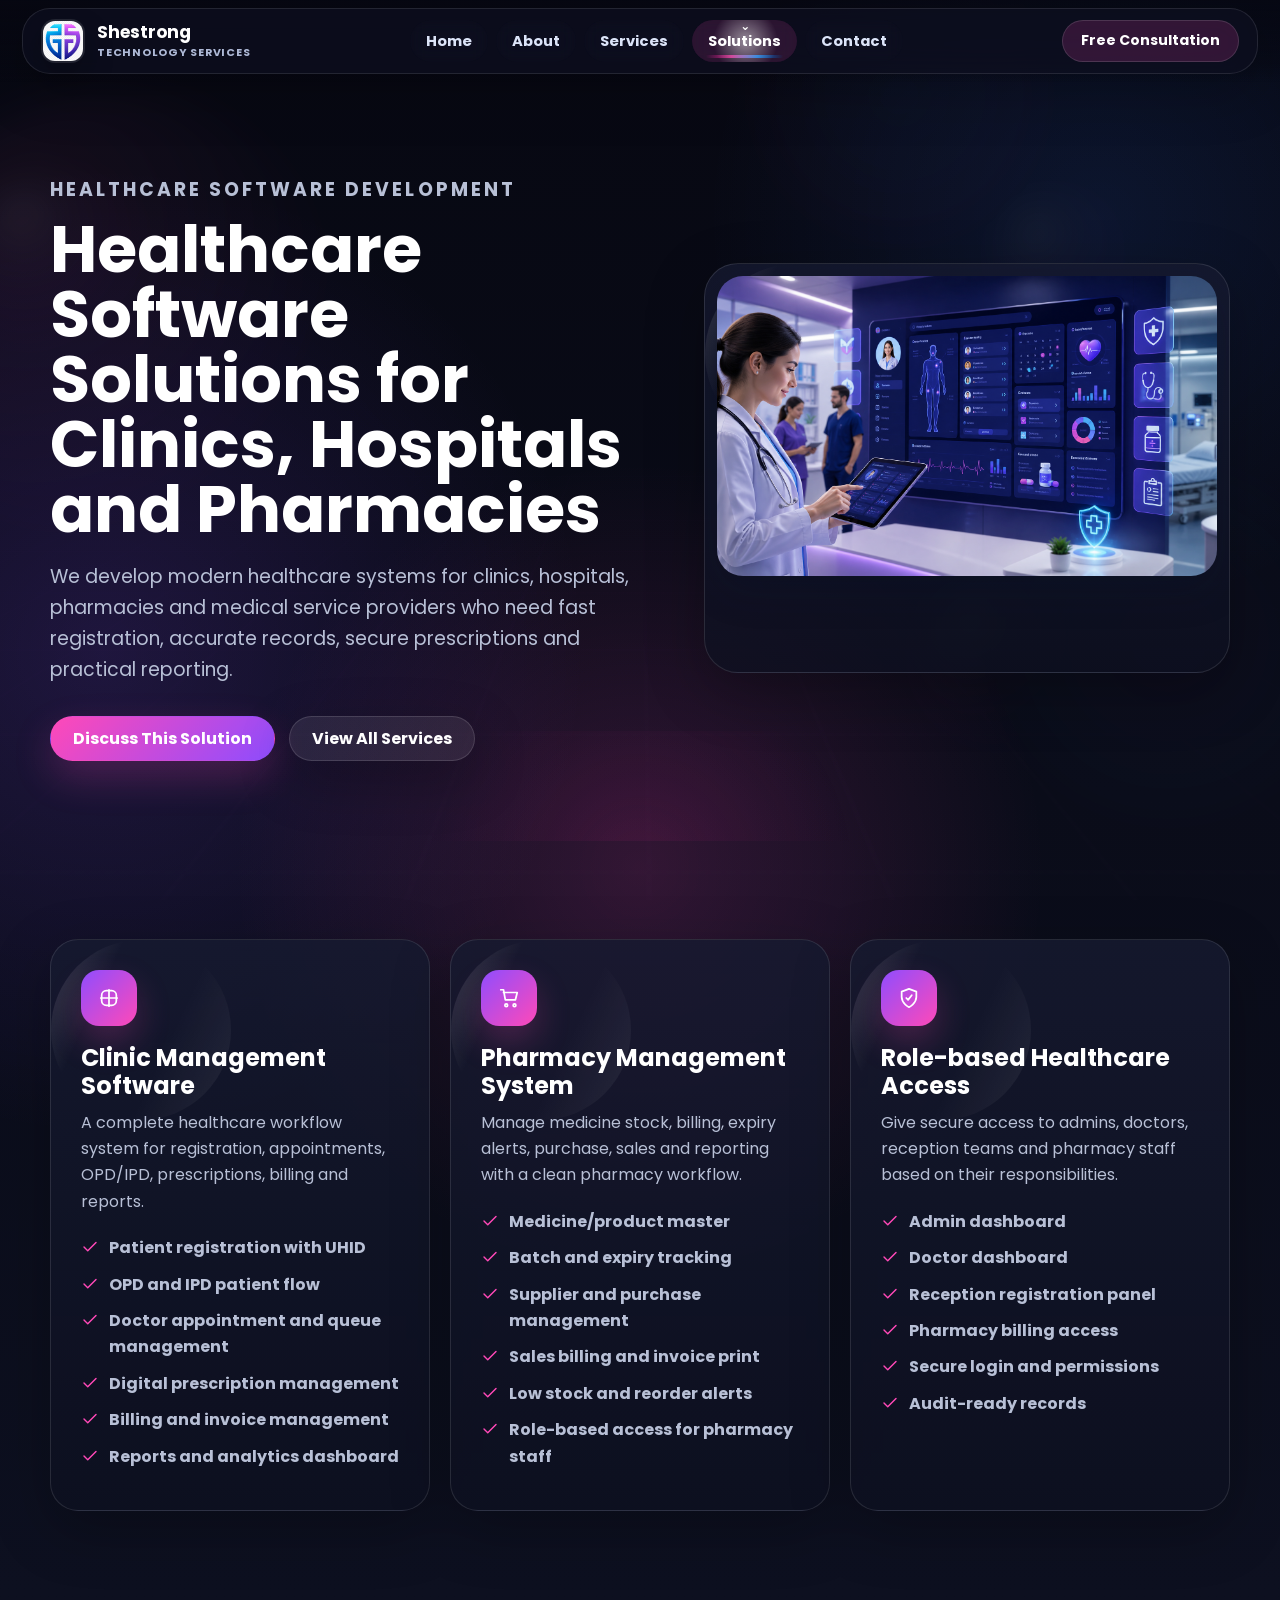
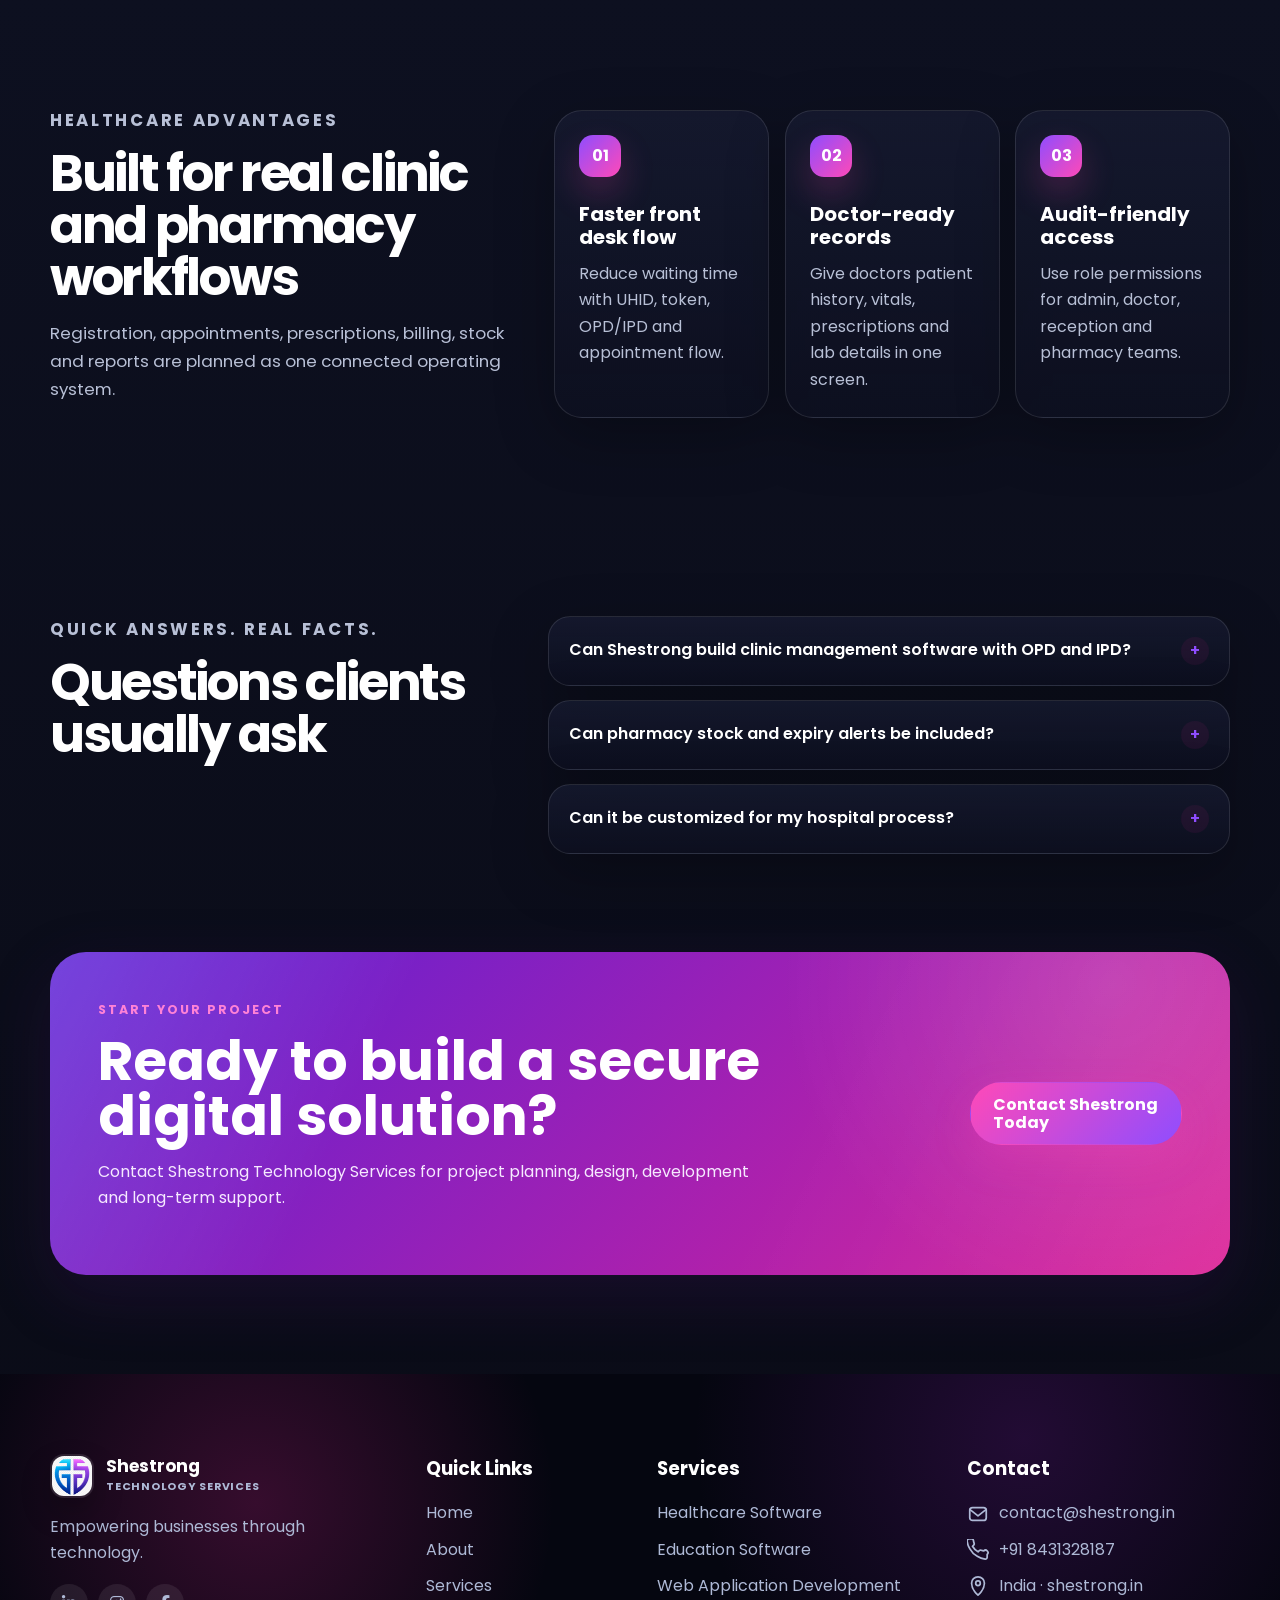
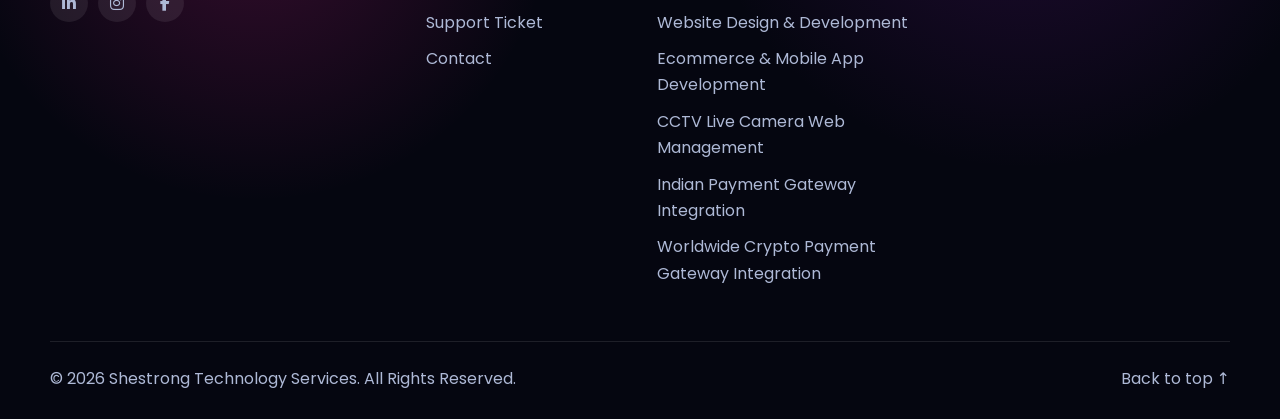
<file: healthcare-software.html>
<!doctype html>
<html lang="en">
<head>
  <meta charset="utf-8" />
  <meta name="viewport" content="width=device-width, initial-scale=1" />
  <title>Healthcare Software Development | Clinic Management Software &amp; Pharmacy Management System</title>
  <meta name="description" content="Shestrong develops clinic management software, OPD/IPD systems, prescriptions, appointment systems, billing and pharmacy management systems." />
  <meta name="keywords" content="healthcare software development, clinic management software, pharmacy management system, OPD IPD software" />
  <link rel="canonical" href="https://shestrong.in/healthcare-software.html" />
  <meta property="og:title" content="Healthcare Software Development | Clinic Management Software &amp; Pharmacy Management System" />
  <meta property="og:description" content="Shestrong develops clinic management software, OPD/IPD systems, prescriptions, appointment systems, billing and pharmacy management systems." />
  <meta property="og:type" content="website" />
  <meta property="og:url" content="https://shestrong.in/healthcare-software.html" />
  <meta property="og:image" content="https://shestrong.in/assets/img/og-image.svg" />
  <meta name="theme-color" content="#4b126d" />
  <link rel="icon" href="assets/img/logo.png" type="image/png" />
  <link rel="preconnect" href="https://fonts.googleapis.com" />
  <link rel="preconnect" href="https://fonts.gstatic.com" crossorigin />
  <link href="https://fonts.googleapis.com/css2?family=Poppins:wght@300;400;500;600;700;800;900&display=swap" rel="stylesheet" />
  <link rel="stylesheet" href="assets/css/styles.css" />
  <link rel="stylesheet" href="https://cdnjs.cloudflare.com/ajax/libs/font-awesome/6.5.1/css/all.min.css" />
  <script type="application/ld+json">{"@context": "https://schema.org", "@type": "Organization", "name": "Shestrong Technology Services", "url": "https://shestrong.in/", "email": "contact@shestrong.in", "description": "Women empowerment-focused technology company providing software development, IT consulting, testing, healthcare software, education software, payment gateway integration, ecommerce, mobile apps and CCTV live camera web solutions.", "sameAs": []}</script>
</head>
<body>
  <div class="interactive-backdrop" aria-hidden="true">
    <span class="bg-sphere sphere-a"></span>
    <span class="bg-sphere sphere-b"></span>
    <span class="bg-sphere sphere-c"></span>
    <span class="bg-blob blob-a"></span>
    <span class="bg-blob blob-b"></span>
    <span class="bg-blob blob-c"></span>
    <span class="bg-grid"></span>
  </div>
  
    <header class="site-header" id="top">
      <div class="container nav-shell">
        <a class="brand" href="./" aria-label="Shestrong Technology Services home">
          <img src="assets/img/logo.png" alt="Shestrong Technology Services logo" />
          <span><strong>Shestrong</strong><small>Technology Services</small></span>
        </a>
        <nav class="main-nav" aria-label="Primary navigation">
          <a class="nav-link" href="./">Home</a>
          <a class="nav-link " href="about">About</a>
          <a class="nav-link " href="services">Services</a>
          <div class="nav-dropdown">
            <button class="nav-link dropdown-toggle active" type="button">Solutions</button>
            <div class="dropdown-menu">
              <a href="healthcare-software">Healthcare Software</a>
              <a href="education-software">Education Software</a>
              <a href="web-app-development">Web Application Development</a>
              <a href="web-app-development#website-design">Website Design & Development</a>
              <a href="web-app-development#ecommerce-apps">Ecommerce & Mobile App Development</a>
              <a href="cctv-live-camera-web-solutions">CCTV Live Camera Web Management</a>
              <a href="payment-gateway-integration#indian-payment-gateways">Indian Payment Gateway Integration</a>
              <a href="payment-gateway-integration#crypto-payment-gateways">Worldwide Crypto Payment Gateway Integration</a>
            </div>
          </div>
          <a class="nav-link " href="contact">Contact</a>          
        </nav>
        <div class="nav-actions">
          <a class="btn btn-small btn-ghost" href="contact">Free Consultation</a>
          <button class="menu-toggle" id="menuToggle" aria-label="Open menu" aria-expanded="false"><span></span><span></span><span></span></button>
        </div>
      </div>
      <div class="mobile-panel" id="mobilePanel">
        <a class="nav-link " href="./">Home</a><a class="nav-link " href="about">About</a><a class="nav-link " href="services">Services</a><a class="nav-link active" href="portfolio">Portfolio</a><a class="nav-link " href="contact">Contact</a>
        
        <div class="mobile-solutions">
          <strong>Solutions</strong>
          <a href="healthcare-software">Healthcare Software</a>
          <a href="education-software">Education Software</a>
          <a href="web-app-development">Web & App Development</a>
          <a href="payment-gateway-integration">Payment Gateway</a>
          <a href="cctv-live-camera-web-solutions">CCTV Web Solutions</a>
          <a href="software-testing-it-consulting">Testing & Consulting</a>
        </div>
        <a class="btn btn-primary" href="contact">Get a Free Consultation</a>
      </div>
    </header>
  <main>
<section class="inner-hero detail-hero">
  <div class="container detail-hero-grid"><div><p class="eyebrow reveal">Healthcare Software Development</p><h1 class="reveal">Healthcare Software Solutions for Clinics, Hospitals and Pharmacies</h1><p class="reveal">We develop modern healthcare systems for clinics, hospitals, pharmacies and medical service providers who need fast registration, accurate records, secure prescriptions and practical reporting.</p><div class="hero-actions reveal"><a class="btn btn-primary" href="contact.php">Discuss This Solution</a><a class="btn btn-secondary" href="services.html">View All Services</a></div></div><div class="solution-visual reveal tilt mouse-parallax"><img src="assets/img/generated/healthcare.png" class="media-cover" alt="Healthcare Software Solutions for Clinics, Hospitals and Pharmacies illustration" /></div></div>
</section>
<section class="section-pad">
  <div class="container solution-blocks">
    <article class="solution-card reveal tilt" id="clinic-management-software"><span><svg class="icon" viewBox="0 0 24 24" fill="none" stroke="currentColor" stroke-width="1.9" stroke-linecap="round" stroke-linejoin="round" aria-hidden="true"><path d="M12 3v18M3 12h18"/><rect x="4" y="4" width="16" height="16" rx="5"/></svg></span><h2>Clinic Management Software</h2><p>A complete healthcare workflow system for registration, appointments, OPD/IPD, prescriptions, billing and reports.</p><ul class="tick-list"><li><svg class="icon" viewBox="0 0 24 24" fill="none" stroke="currentColor" stroke-width="1.9" stroke-linecap="round" stroke-linejoin="round" aria-hidden="true"><path d="M20 6L9 17l-5-5"/></svg><span>Patient registration with UHID</span></li><li><svg class="icon" viewBox="0 0 24 24" fill="none" stroke="currentColor" stroke-width="1.9" stroke-linecap="round" stroke-linejoin="round" aria-hidden="true"><path d="M20 6L9 17l-5-5"/></svg><span>OPD and IPD patient flow</span></li><li><svg class="icon" viewBox="0 0 24 24" fill="none" stroke="currentColor" stroke-width="1.9" stroke-linecap="round" stroke-linejoin="round" aria-hidden="true"><path d="M20 6L9 17l-5-5"/></svg><span>Doctor appointment and queue management</span></li><li><svg class="icon" viewBox="0 0 24 24" fill="none" stroke="currentColor" stroke-width="1.9" stroke-linecap="round" stroke-linejoin="round" aria-hidden="true"><path d="M20 6L9 17l-5-5"/></svg><span>Digital prescription management</span></li><li><svg class="icon" viewBox="0 0 24 24" fill="none" stroke="currentColor" stroke-width="1.9" stroke-linecap="round" stroke-linejoin="round" aria-hidden="true"><path d="M20 6L9 17l-5-5"/></svg><span>Billing and invoice management</span></li><li><svg class="icon" viewBox="0 0 24 24" fill="none" stroke="currentColor" stroke-width="1.9" stroke-linecap="round" stroke-linejoin="round" aria-hidden="true"><path d="M20 6L9 17l-5-5"/></svg><span>Reports and analytics dashboard</span></li></ul></article><article class="solution-card reveal tilt" id="pharmacy-management-system"><span><svg class="icon" viewBox="0 0 24 24" fill="none" stroke="currentColor" stroke-width="1.9" stroke-linecap="round" stroke-linejoin="round" aria-hidden="true"><path d="M6 6h15l-2 8H8L6 3H3"/><circle cx="9" cy="20" r="1.5"/><circle cx="18" cy="20" r="1.5"/></svg></span><h2>Pharmacy Management System</h2><p>Manage medicine stock, billing, expiry alerts, purchase, sales and reporting with a clean pharmacy workflow.</p><ul class="tick-list"><li><svg class="icon" viewBox="0 0 24 24" fill="none" stroke="currentColor" stroke-width="1.9" stroke-linecap="round" stroke-linejoin="round" aria-hidden="true"><path d="M20 6L9 17l-5-5"/></svg><span>Medicine/product master</span></li><li><svg class="icon" viewBox="0 0 24 24" fill="none" stroke="currentColor" stroke-width="1.9" stroke-linecap="round" stroke-linejoin="round" aria-hidden="true"><path d="M20 6L9 17l-5-5"/></svg><span>Batch and expiry tracking</span></li><li><svg class="icon" viewBox="0 0 24 24" fill="none" stroke="currentColor" stroke-width="1.9" stroke-linecap="round" stroke-linejoin="round" aria-hidden="true"><path d="M20 6L9 17l-5-5"/></svg><span>Supplier and purchase management</span></li><li><svg class="icon" viewBox="0 0 24 24" fill="none" stroke="currentColor" stroke-width="1.9" stroke-linecap="round" stroke-linejoin="round" aria-hidden="true"><path d="M20 6L9 17l-5-5"/></svg><span>Sales billing and invoice print</span></li><li><svg class="icon" viewBox="0 0 24 24" fill="none" stroke="currentColor" stroke-width="1.9" stroke-linecap="round" stroke-linejoin="round" aria-hidden="true"><path d="M20 6L9 17l-5-5"/></svg><span>Low stock and reorder alerts</span></li><li><svg class="icon" viewBox="0 0 24 24" fill="none" stroke="currentColor" stroke-width="1.9" stroke-linecap="round" stroke-linejoin="round" aria-hidden="true"><path d="M20 6L9 17l-5-5"/></svg><span>Role-based access for pharmacy staff</span></li></ul></article><article class="solution-card reveal tilt" id="healthcare-roles"><span><svg class="icon" viewBox="0 0 24 24" fill="none" stroke="currentColor" stroke-width="1.9" stroke-linecap="round" stroke-linejoin="round" aria-hidden="true"><path d="M12 22s8-4 8-11V5l-8-3-8 3v6c0 7 8 11 8 11z"/><path d="M9 12l2 2 4-5"/></svg></span><h2>Role-based Healthcare Access</h2><p>Give secure access to admins, doctors, reception teams and pharmacy staff based on their responsibilities.</p><ul class="tick-list"><li><svg class="icon" viewBox="0 0 24 24" fill="none" stroke="currentColor" stroke-width="1.9" stroke-linecap="round" stroke-linejoin="round" aria-hidden="true"><path d="M20 6L9 17l-5-5"/></svg><span>Admin dashboard</span></li><li><svg class="icon" viewBox="0 0 24 24" fill="none" stroke="currentColor" stroke-width="1.9" stroke-linecap="round" stroke-linejoin="round" aria-hidden="true"><path d="M20 6L9 17l-5-5"/></svg><span>Doctor dashboard</span></li><li><svg class="icon" viewBox="0 0 24 24" fill="none" stroke="currentColor" stroke-width="1.9" stroke-linecap="round" stroke-linejoin="round" aria-hidden="true"><path d="M20 6L9 17l-5-5"/></svg><span>Reception registration panel</span></li><li><svg class="icon" viewBox="0 0 24 24" fill="none" stroke="currentColor" stroke-width="1.9" stroke-linecap="round" stroke-linejoin="round" aria-hidden="true"><path d="M20 6L9 17l-5-5"/></svg><span>Pharmacy billing access</span></li><li><svg class="icon" viewBox="0 0 24 24" fill="none" stroke="currentColor" stroke-width="1.9" stroke-linecap="round" stroke-linejoin="round" aria-hidden="true"><path d="M20 6L9 17l-5-5"/></svg><span>Secure login and permissions</span></li><li><svg class="icon" viewBox="0 0 24 24" fill="none" stroke="currentColor" stroke-width="1.9" stroke-linecap="round" stroke-linejoin="round" aria-hidden="true"><path d="M20 6L9 17l-5-5"/></svg><span>Audit-ready records</span></li></ul></article>
  </div>
</section>
<section class="section-pad advantage-band">
  <div class="container advantage-layout">
    <div class="advantage-copy reveal">
      <p class="eyebrow">Healthcare Advantages</p>
      <h2>Built for real clinic and pharmacy workflows</h2>
      <p>Registration, appointments, prescriptions, billing, stock and reports are planned as one connected operating system.</p>
    </div>
    <div class="advantage-cards"><article class="advantage-card flash-card reveal"><span>01</span><h3>Faster front desk flow</h3><p>Reduce waiting time with UHID, token, OPD/IPD and appointment flow.</p></article><article class="advantage-card flash-card reveal"><span>02</span><h3>Doctor-ready records</h3><p>Give doctors patient history, vitals, prescriptions and lab details in one screen.</p></article><article class="advantage-card flash-card reveal"><span>03</span><h3>Audit-friendly access</h3><p>Use role permissions for admin, doctor, reception and pharmacy teams.</p></article></div>
  </div>
</section>
<section class="section-pad faq-section">
  <div class="container faq-layout">
    <div class="faq-heading reveal"><p class="eyebrow">Quick Answers. Real Facts.</p><h2>Questions clients usually ask</h2></div>
    <div class="faq-list"><details class="faq-item reveal"><summary>Can Shestrong build clinic management software with OPD and IPD?</summary><p>Yes. We can build patient registration, OPD/IPD, prescriptions, billing, reports and role-based access.</p></details><details class="faq-item reveal"><summary>Can pharmacy stock and expiry alerts be included?</summary><p>Yes. Product master, batch tracking, stock alerts, purchase, sales and invoice print can be included.</p></details><details class="faq-item reveal"><summary>Can it be customized for my hospital process?</summary><p>Yes. The modules and print formats can be planned around your existing workflow.</p></details></div>
  </div>
</section>

<section class="cta-band section-pad">
      <div class="container cta-card reveal">
        <div><p class="eyebrow">Start Your Project</p><h2>Ready to build a secure digital solution?</h2><p>Contact Shestrong Technology Services for project planning, design, development and long-term support.</p></div>
        <a class="btn btn-primary" href="contact.php">Contact Shestrong Today</a>
      </div>
    </section>
</main>
  
    <footer class="site-footer">
      <div class="footer-aurora"></div>
      <div class="container footer-grid">
        <div class="footer-brand">
          <a class="brand footer-logo" href="index.html"><img src="assets/img/logo.png" alt="Shestrong logo" /><span><strong>Shestrong</strong><small>Technology Services</small></span></a>
          <p>Empowering businesses through technology.</p>
          <div class="social-row" aria-label="Social media links">
            <a href="#" aria-label="LinkedIn"><i class="fa-brands fa-linkedin-in" aria-hidden="true"></i></a>
            <a href="#" aria-label="Instagram"><i class="fa-brands fa-instagram" aria-hidden="true"></i></a>
            <a href="#" aria-label="Facebook"><i class="fa-brands fa-facebook-f" aria-hidden="true"></i></a>
          </div>
        </div>
        <div><h3>Quick Links</h3><ul><li><a href="index.html">Home</a></li><li><a href="about.html">About</a></li><li><a href="services.html">Services</a></li><li><a href="support.shestrong.in" target="blank">Support Ticket</a></li><li><a href="contact.php">Contact</a></li></ul></div>
        <div><h3>Services</h3><ul><li><a href="healthcare-software.html">Healthcare Software</a></li><li><a href="education-software.html">Education Software</a></li><li><a href="web-app-development.html">Web Application Development</a></li><li><a href="web-app-development.html#website-design">Website Design & Development</a></li><li><a href="web-app-development.html#ecommerce-apps">Ecommerce & Mobile App Development</a></li><li><a href="cctv-live-camera-web-solutions.html">CCTV Live Camera Web Management</a></li><li><a href="payment-gateway-integration.html#indian-payment-gateways">Indian Payment Gateway Integration</a></li><li><a href="payment-gateway-integration.html#crypto-payment-gateways">Worldwide Crypto Payment Gateway Integration</a></li></ul></div>
        <div><h3>Contact</h3><ul class="footer-contact"><li><svg class="icon" viewBox="0 0 24 24" fill="none" stroke="currentColor" stroke-width="1.9" stroke-linecap="round" stroke-linejoin="round" aria-hidden="true"><rect x="3" y="5" width="18" height="14" rx="3"/><path d="M3 7l9 7 9-7"/></svg> <a href="mailto:contact@shestrong.in">contact@shestrong.in</a></li><li><svg class="icon" viewBox="0 0 24 24" fill="none" stroke="currentColor" stroke-width="1.9" stroke-linecap="round" stroke-linejoin="round" aria-hidden="true"><path d="M22 16.92v3a2 2 0 0 1-2.18 2 19.8 19.8 0 0 1-8.63-3.07A19.5 19.5 0 0 1 3.15 10.8 19.8 19.8 0 0 1 .08 2.18 2 2 0 0 1 2.06 0h3a2 2 0 0 1 2 1.72c.13.96.35 1.9.67 2.8a2 2 0 0 1-.45 2.11L6 7.91a16 16 0 0 0 6.09 6.09l1.28-1.28a2 2 0 0 1 2.11-.45c.9.32 1.84.54 2.8.67A2 2 0 0 1 22 16.92z"/></svg> <a href="tel:+91 8431328187">+91 8431328187</a></li><li><svg class="icon" viewBox="0 0 24 24" fill="none" stroke="currentColor" stroke-width="1.9" stroke-linecap="round" stroke-linejoin="round" aria-hidden="true"><path d="M12 22s7-6 7-13a7 7 0 1 0-14 0c0 7 7 13 7 13z"/><circle cx="12" cy="9" r="2.5"/></svg> India · shestrong.in</li></ul></div>
      </div>
      <div class="container footer-bottom"><p>© 2026 Shestrong Technology Services. All Rights Reserved.</p><a href="#top">Back to top ↑</a></div>
    </footer>
  <script src="assets/js/main.js"></script>
</body>
</html>
</file>
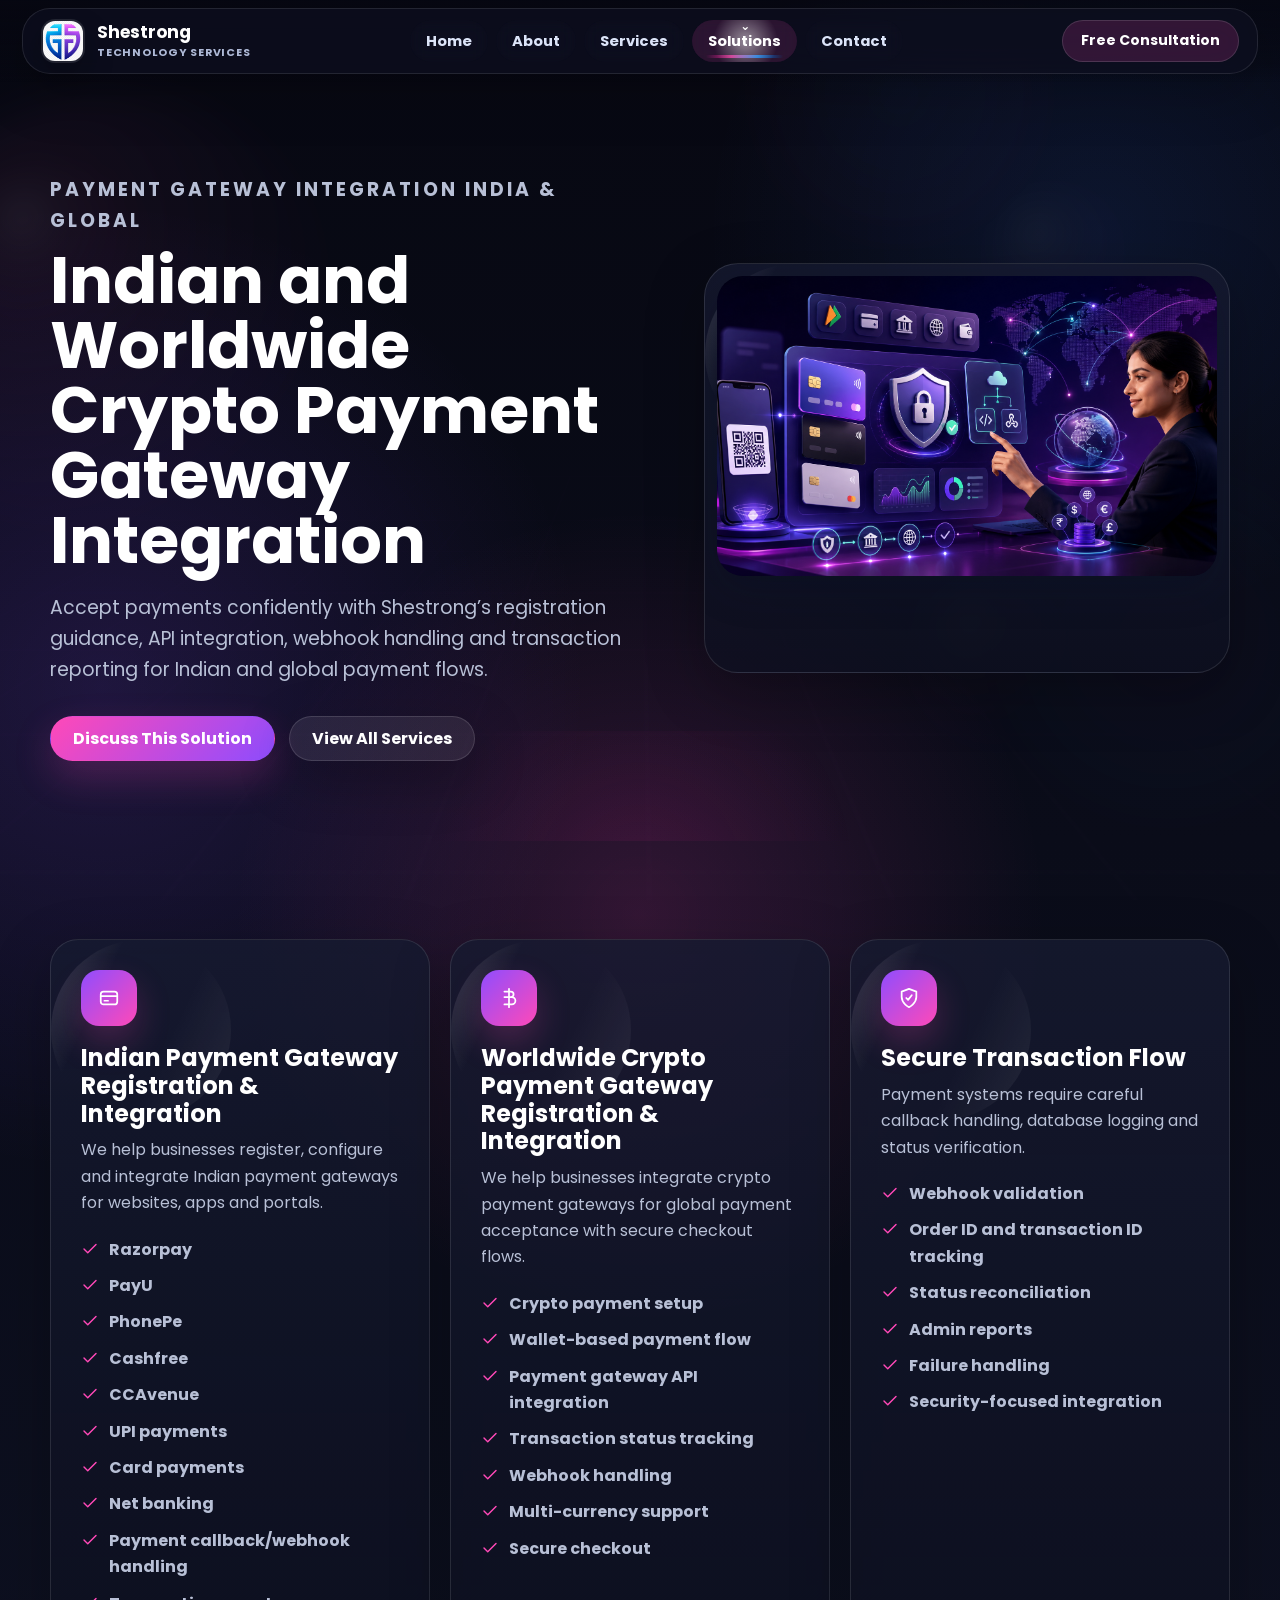
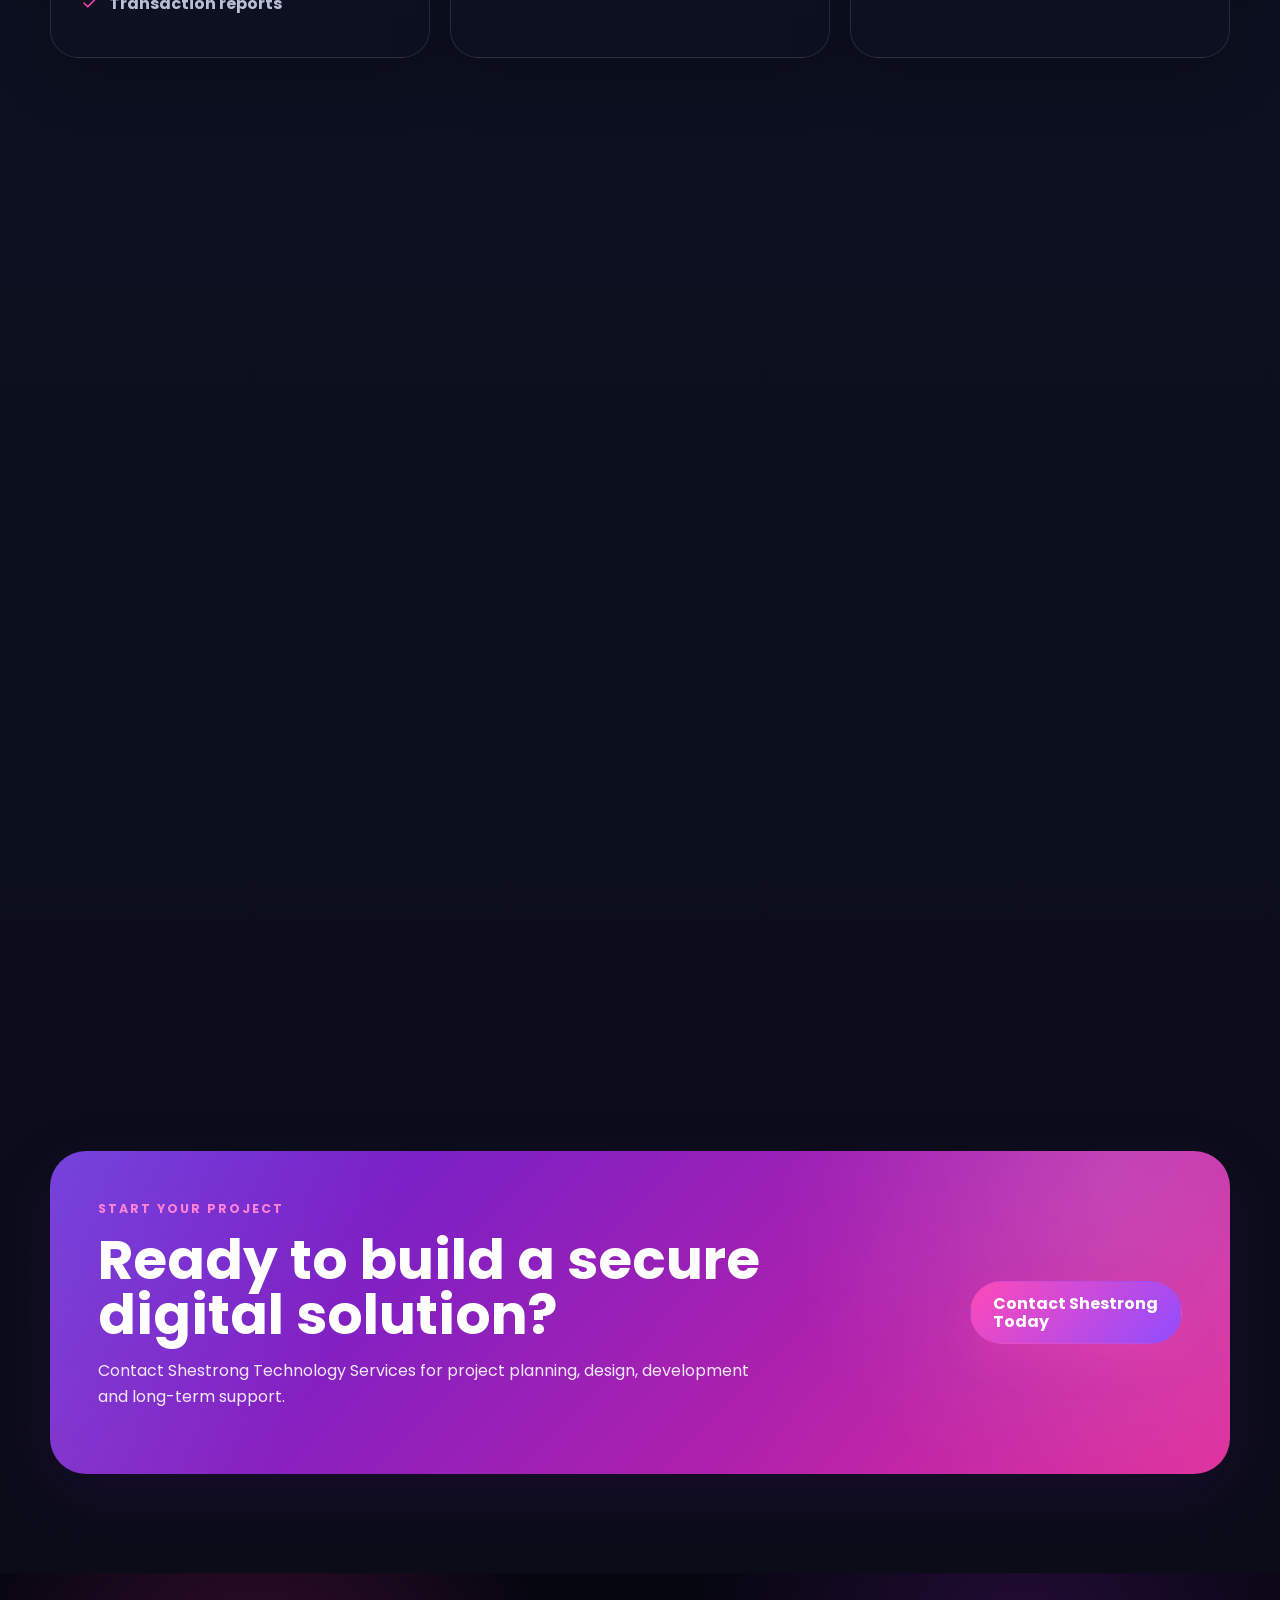
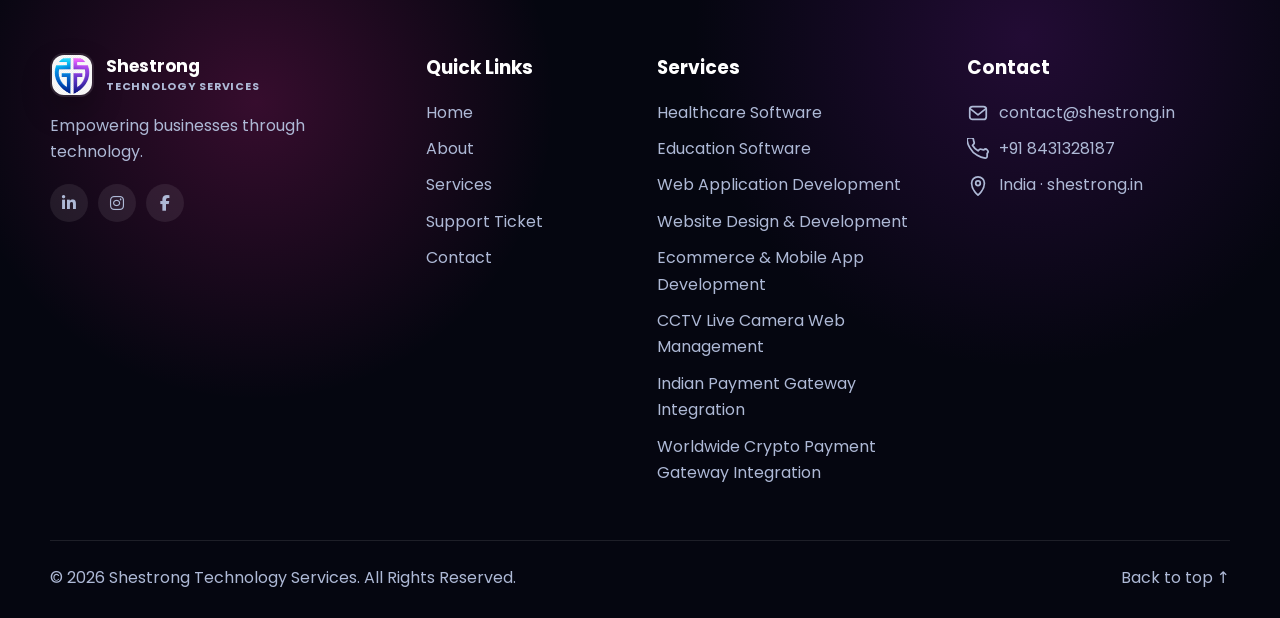
<file: payment-gateway-integration.html>
<!doctype html>
<html lang="en">
<head>
  <meta charset="utf-8" />
  <meta name="viewport" content="width=device-width, initial-scale=1" />
  <title>Payment Gateway Integration India &amp; Crypto Payment Gateway Integration</title>
  <meta name="description" content="Register and integrate Razorpay, PayU, PhonePe, Cashfree, CCAvenue, UPI, card payments and worldwide crypto payment gateways." />
  <meta name="keywords" content="payment gateway integration India, Razorpay integration, PayU integration, PhonePe integration, crypto payment gateway integration" />
  <link rel="canonical" href="https://shestrong.in/payment-gateway-integration.html" />
  <meta property="og:title" content="Payment Gateway Integration India &amp; Crypto Payment Gateway Integration" />
  <meta property="og:description" content="Register and integrate Razorpay, PayU, PhonePe, Cashfree, CCAvenue, UPI, card payments and worldwide crypto payment gateways." />
  <meta property="og:type" content="website" />
  <meta property="og:url" content="https://shestrong.in/payment-gateway-integration.html" />
  <meta property="og:image" content="https://shestrong.in/assets/img/og-image.svg" />
  <meta name="theme-color" content="#4b126d" />
  <link rel="icon" href="assets/img/logo.png" type="image/png" />
  <link rel="preconnect" href="https://fonts.googleapis.com" />
  <link rel="preconnect" href="https://fonts.gstatic.com" crossorigin />
  <link href="https://fonts.googleapis.com/css2?family=Poppins:wght@300;400;500;600;700;800;900&display=swap" rel="stylesheet" />
  <link rel="stylesheet" href="assets/css/styles.css" />
  <link rel="stylesheet" href="https://cdnjs.cloudflare.com/ajax/libs/font-awesome/6.5.1/css/all.min.css" />
  <script type="application/ld+json">{"@context": "https://schema.org", "@type": "Organization", "name": "Shestrong Technology Services", "url": "https://shestrong.in/", "email": "contact@shestrong.in", "description": "Women empowerment-focused technology company providing software development, IT consulting, testing, healthcare software, education software, payment gateway integration, ecommerce, mobile apps and CCTV live camera web solutions.", "sameAs": []}</script>
</head>
<body>
  <div class="interactive-backdrop" aria-hidden="true">
    <span class="bg-sphere sphere-a"></span>
    <span class="bg-sphere sphere-b"></span>
    <span class="bg-sphere sphere-c"></span>
    <span class="bg-blob blob-a"></span>
    <span class="bg-blob blob-b"></span>
    <span class="bg-blob blob-c"></span>
    <span class="bg-grid"></span>
  </div>
  
    <header class="site-header" id="top">
      <div class="container nav-shell">
        <a class="brand" href="./" aria-label="Shestrong Technology Services home">
          <img src="assets/img/logo.png" alt="Shestrong Technology Services logo" />
          <span><strong>Shestrong</strong><small>Technology Services</small></span>
        </a>
        <nav class="main-nav" aria-label="Primary navigation">
          <a class="nav-link" href="./">Home</a>
          <a class="nav-link " href="about">About</a>
          <a class="nav-link " href="services">Services</a>
          <div class="nav-dropdown">
            <button class="nav-link dropdown-toggle active" type="button">Solutions</button>
            <div class="dropdown-menu">
              <a href="healthcare-software">Healthcare Software</a>
              <a href="education-software">Education Software</a>
              <a href="web-app-development">Web Application Development</a>
              <a href="web-app-development#website-design">Website Design & Development</a>
              <a href="web-app-development#ecommerce-apps">Ecommerce & Mobile App Development</a>
              <a href="cctv-live-camera-web-solutions">CCTV Live Camera Web Management</a>
              <a href="payment-gateway-integration#indian-payment-gateways">Indian Payment Gateway Integration</a>
              <a href="payment-gateway-integration#crypto-payment-gateways">Worldwide Crypto Payment Gateway Integration</a>
            </div>
          </div>
          <a class="nav-link " href="contact">Contact</a>          
        </nav>
        <div class="nav-actions">
          <a class="btn btn-small btn-ghost" href="contact">Free Consultation</a>
          <button class="menu-toggle" id="menuToggle" aria-label="Open menu" aria-expanded="false"><span></span><span></span><span></span></button>
        </div>
      </div>
      <div class="mobile-panel" id="mobilePanel">
        <a class="nav-link " href="./">Home</a><a class="nav-link " href="about">About</a><a class="nav-link " href="services">Services</a><a class="nav-link active" href="portfolio">Portfolio</a><a class="nav-link " href="contact">Contact</a>
        
        <div class="mobile-solutions">
          <strong>Solutions</strong>
          <a href="healthcare-software">Healthcare Software</a>
          <a href="education-software">Education Software</a>
          <a href="web-app-development">Web & App Development</a>
          <a href="payment-gateway-integration">Payment Gateway</a>
          <a href="cctv-live-camera-web-solutions">CCTV Web Solutions</a>
          <a href="software-testing-it-consulting">Testing & Consulting</a>
        </div>
        <a class="btn btn-primary" href="contact">Get a Free Consultation</a>
      </div>
    </header>
  <main>
<section class="inner-hero detail-hero">
  <div class="container detail-hero-grid"><div><p class="eyebrow reveal">Payment Gateway Integration India & Global</p><h1 class="reveal">Indian and Worldwide Crypto Payment Gateway Integration</h1><p class="reveal">Accept payments confidently with Shestrong’s registration guidance, API integration, webhook handling and transaction reporting for Indian and global payment flows.</p><div class="hero-actions reveal"><a class="btn btn-primary" href="contact.php">Discuss This Solution</a><a class="btn btn-secondary" href="services.html">View All Services</a></div></div><div class="solution-visual reveal tilt mouse-parallax"><img src="assets/img/generated/payments.png" class="media-cover" alt="Indian and Worldwide Crypto Payment Gateway Integration illustration" /></div></div>
</section>
<section class="section-pad">
  <div class="container solution-blocks">
    <article class="solution-card reveal tilt" id="indian-payment-gateways"><span><svg class="icon" viewBox="0 0 24 24" fill="none" stroke="currentColor" stroke-width="1.9" stroke-linecap="round" stroke-linejoin="round" aria-hidden="true"><rect x="3" y="5" width="18" height="14" rx="3"/><path d="M3 10h18M7 15h4"/></svg></span><h2>Indian Payment Gateway Registration & Integration</h2><p>We help businesses register, configure and integrate Indian payment gateways for websites, apps and portals.</p><ul class="tick-list"><li><svg class="icon" viewBox="0 0 24 24" fill="none" stroke="currentColor" stroke-width="1.9" stroke-linecap="round" stroke-linejoin="round" aria-hidden="true"><path d="M20 6L9 17l-5-5"/></svg><span>Razorpay</span></li><li><svg class="icon" viewBox="0 0 24 24" fill="none" stroke="currentColor" stroke-width="1.9" stroke-linecap="round" stroke-linejoin="round" aria-hidden="true"><path d="M20 6L9 17l-5-5"/></svg><span>PayU</span></li><li><svg class="icon" viewBox="0 0 24 24" fill="none" stroke="currentColor" stroke-width="1.9" stroke-linecap="round" stroke-linejoin="round" aria-hidden="true"><path d="M20 6L9 17l-5-5"/></svg><span>PhonePe</span></li><li><svg class="icon" viewBox="0 0 24 24" fill="none" stroke="currentColor" stroke-width="1.9" stroke-linecap="round" stroke-linejoin="round" aria-hidden="true"><path d="M20 6L9 17l-5-5"/></svg><span>Cashfree</span></li><li><svg class="icon" viewBox="0 0 24 24" fill="none" stroke="currentColor" stroke-width="1.9" stroke-linecap="round" stroke-linejoin="round" aria-hidden="true"><path d="M20 6L9 17l-5-5"/></svg><span>CCAvenue</span></li><li><svg class="icon" viewBox="0 0 24 24" fill="none" stroke="currentColor" stroke-width="1.9" stroke-linecap="round" stroke-linejoin="round" aria-hidden="true"><path d="M20 6L9 17l-5-5"/></svg><span>UPI payments</span></li><li><svg class="icon" viewBox="0 0 24 24" fill="none" stroke="currentColor" stroke-width="1.9" stroke-linecap="round" stroke-linejoin="round" aria-hidden="true"><path d="M20 6L9 17l-5-5"/></svg><span>Card payments</span></li><li><svg class="icon" viewBox="0 0 24 24" fill="none" stroke="currentColor" stroke-width="1.9" stroke-linecap="round" stroke-linejoin="round" aria-hidden="true"><path d="M20 6L9 17l-5-5"/></svg><span>Net banking</span></li><li><svg class="icon" viewBox="0 0 24 24" fill="none" stroke="currentColor" stroke-width="1.9" stroke-linecap="round" stroke-linejoin="round" aria-hidden="true"><path d="M20 6L9 17l-5-5"/></svg><span>Payment callback/webhook handling</span></li><li><svg class="icon" viewBox="0 0 24 24" fill="none" stroke="currentColor" stroke-width="1.9" stroke-linecap="round" stroke-linejoin="round" aria-hidden="true"><path d="M20 6L9 17l-5-5"/></svg><span>Transaction reports</span></li></ul></article><article class="solution-card reveal tilt" id="crypto-payment-gateways"><span><svg class="icon" viewBox="0 0 24 24" fill="none" stroke="currentColor" stroke-width="1.9" stroke-linecap="round" stroke-linejoin="round" aria-hidden="true"><path d="M12 2v20M7 5h7a3 3 0 0 1 0 6H7h8a4 4 0 0 1 0 8H7"/></svg></span><h2>Worldwide Crypto Payment Gateway Registration & Integration</h2><p>We help businesses integrate crypto payment gateways for global payment acceptance with secure checkout flows.</p><ul class="tick-list"><li><svg class="icon" viewBox="0 0 24 24" fill="none" stroke="currentColor" stroke-width="1.9" stroke-linecap="round" stroke-linejoin="round" aria-hidden="true"><path d="M20 6L9 17l-5-5"/></svg><span>Crypto payment setup</span></li><li><svg class="icon" viewBox="0 0 24 24" fill="none" stroke="currentColor" stroke-width="1.9" stroke-linecap="round" stroke-linejoin="round" aria-hidden="true"><path d="M20 6L9 17l-5-5"/></svg><span>Wallet-based payment flow</span></li><li><svg class="icon" viewBox="0 0 24 24" fill="none" stroke="currentColor" stroke-width="1.9" stroke-linecap="round" stroke-linejoin="round" aria-hidden="true"><path d="M20 6L9 17l-5-5"/></svg><span>Payment gateway API integration</span></li><li><svg class="icon" viewBox="0 0 24 24" fill="none" stroke="currentColor" stroke-width="1.9" stroke-linecap="round" stroke-linejoin="round" aria-hidden="true"><path d="M20 6L9 17l-5-5"/></svg><span>Transaction status tracking</span></li><li><svg class="icon" viewBox="0 0 24 24" fill="none" stroke="currentColor" stroke-width="1.9" stroke-linecap="round" stroke-linejoin="round" aria-hidden="true"><path d="M20 6L9 17l-5-5"/></svg><span>Webhook handling</span></li><li><svg class="icon" viewBox="0 0 24 24" fill="none" stroke="currentColor" stroke-width="1.9" stroke-linecap="round" stroke-linejoin="round" aria-hidden="true"><path d="M20 6L9 17l-5-5"/></svg><span>Multi-currency support</span></li><li><svg class="icon" viewBox="0 0 24 24" fill="none" stroke="currentColor" stroke-width="1.9" stroke-linecap="round" stroke-linejoin="round" aria-hidden="true"><path d="M20 6L9 17l-5-5"/></svg><span>Secure checkout</span></li></ul></article><article class="solution-card reveal tilt" id="payment-security"><span><svg class="icon" viewBox="0 0 24 24" fill="none" stroke="currentColor" stroke-width="1.9" stroke-linecap="round" stroke-linejoin="round" aria-hidden="true"><path d="M12 22s8-4 8-11V5l-8-3-8 3v6c0 7 8 11 8 11z"/><path d="M9 12l2 2 4-5"/></svg></span><h2>Secure Transaction Flow</h2><p>Payment systems require careful callback handling, database logging and status verification.</p><ul class="tick-list"><li><svg class="icon" viewBox="0 0 24 24" fill="none" stroke="currentColor" stroke-width="1.9" stroke-linecap="round" stroke-linejoin="round" aria-hidden="true"><path d="M20 6L9 17l-5-5"/></svg><span>Webhook validation</span></li><li><svg class="icon" viewBox="0 0 24 24" fill="none" stroke="currentColor" stroke-width="1.9" stroke-linecap="round" stroke-linejoin="round" aria-hidden="true"><path d="M20 6L9 17l-5-5"/></svg><span>Order ID and transaction ID tracking</span></li><li><svg class="icon" viewBox="0 0 24 24" fill="none" stroke="currentColor" stroke-width="1.9" stroke-linecap="round" stroke-linejoin="round" aria-hidden="true"><path d="M20 6L9 17l-5-5"/></svg><span>Status reconciliation</span></li><li><svg class="icon" viewBox="0 0 24 24" fill="none" stroke="currentColor" stroke-width="1.9" stroke-linecap="round" stroke-linejoin="round" aria-hidden="true"><path d="M20 6L9 17l-5-5"/></svg><span>Admin reports</span></li><li><svg class="icon" viewBox="0 0 24 24" fill="none" stroke="currentColor" stroke-width="1.9" stroke-linecap="round" stroke-linejoin="round" aria-hidden="true"><path d="M20 6L9 17l-5-5"/></svg><span>Failure handling</span></li><li><svg class="icon" viewBox="0 0 24 24" fill="none" stroke="currentColor" stroke-width="1.9" stroke-linecap="round" stroke-linejoin="round" aria-hidden="true"><path d="M20 6L9 17l-5-5"/></svg><span>Security-focused integration</span></li></ul></article>
  </div>
</section>
<section class="section-pad advantage-band">
  <div class="container advantage-layout">
    <div class="advantage-copy reveal">
      <p class="eyebrow">Payment Advantages</p>
      <h2>Built for secure checkout and reliable transaction tracking</h2>
      <p>Payment flows need more than a button: callbacks, webhooks, status checks, reports and failed-payment handling matter.</p>
    </div>
    <div class="advantage-cards"><article class="advantage-card flash-card reveal"><span>01</span><h3>Indian gateways</h3><p>Razorpay, PayU, PhonePe, Cashfree, CCAvenue, UPI, cards and net banking.</p></article><article class="advantage-card flash-card reveal"><span>02</span><h3>Webhook handling</h3><p>Capture payment callbacks and verify transaction status securely.</p></article><article class="advantage-card flash-card reveal"><span>03</span><h3>Crypto-ready flow</h3><p>Plan global crypto checkout, wallet flow and multi-currency tracking.</p></article></div>
  </div>
</section>
<section class="section-pad faq-section">
  <div class="container faq-layout">
    <div class="faq-heading reveal"><p class="eyebrow">Quick Answers. Real Facts.</p><h2>Questions clients usually ask</h2></div>
    <div class="faq-list"><details class="faq-item reveal"><summary>Which Indian gateways can be integrated?</summary><p>Razorpay, PayU, PhonePe, Cashfree, CCAvenue, UPI, cards and net banking can be planned.</p></details><details class="faq-item reveal"><summary>Can transaction reports be added?</summary><p>Yes. Admin-side reports for status, order ID, gateway response and date filters can be added.</p></details><details class="faq-item reveal"><summary>Can crypto payment gateways be integrated?</summary><p>Yes. Wallet-based crypto payment flow, status tracking and webhook handling can be implemented.</p></details></div>
  </div>
</section>

<section class="cta-band section-pad">
      <div class="container cta-card reveal">
        <div><p class="eyebrow">Start Your Project</p><h2>Ready to build a secure digital solution?</h2><p>Contact Shestrong Technology Services for project planning, design, development and long-term support.</p></div>
        <a class="btn btn-primary" href="contact.php">Contact Shestrong Today</a>
      </div>
    </section>
</main>
  
    <footer class="site-footer">
      <div class="footer-aurora"></div>
      <div class="container footer-grid">
        <div class="footer-brand">
          <a class="brand footer-logo" href="index.html"><img src="assets/img/logo.png" alt="Shestrong logo" /><span><strong>Shestrong</strong><small>Technology Services</small></span></a>
          <p>Empowering businesses through technology.</p>
          <div class="social-row" aria-label="Social media links">
            <a href="#" aria-label="LinkedIn"><i class="fa-brands fa-linkedin-in" aria-hidden="true"></i></a>
            <a href="#" aria-label="Instagram"><i class="fa-brands fa-instagram" aria-hidden="true"></i></a>
            <a href="#" aria-label="Facebook"><i class="fa-brands fa-facebook-f" aria-hidden="true"></i></a>
          </div>
        </div>
        <div><h3>Quick Links</h3><ul><li><a href="index.html">Home</a></li><li><a href="about.html">About</a></li><li><a href="services.html">Services</a></li><li><a href="support.shestrong.in" target="blank">Support Ticket</a></li><li><a href="contact.php">Contact</a></li></ul></div>
        <div><h3>Services</h3><ul><li><a href="healthcare-software.html">Healthcare Software</a></li><li><a href="education-software.html">Education Software</a></li><li><a href="web-app-development.html">Web Application Development</a></li><li><a href="web-app-development.html#website-design">Website Design & Development</a></li><li><a href="web-app-development.html#ecommerce-apps">Ecommerce & Mobile App Development</a></li><li><a href="cctv-live-camera-web-solutions.html">CCTV Live Camera Web Management</a></li><li><a href="payment-gateway-integration.html#indian-payment-gateways">Indian Payment Gateway Integration</a></li><li><a href="payment-gateway-integration.html#crypto-payment-gateways">Worldwide Crypto Payment Gateway Integration</a></li></ul></div>
        <div><h3>Contact</h3><ul class="footer-contact"><li><svg class="icon" viewBox="0 0 24 24" fill="none" stroke="currentColor" stroke-width="1.9" stroke-linecap="round" stroke-linejoin="round" aria-hidden="true"><rect x="3" y="5" width="18" height="14" rx="3"/><path d="M3 7l9 7 9-7"/></svg> <a href="mailto:contact@shestrong.in">contact@shestrong.in</a></li><li><svg class="icon" viewBox="0 0 24 24" fill="none" stroke="currentColor" stroke-width="1.9" stroke-linecap="round" stroke-linejoin="round" aria-hidden="true"><path d="M22 16.92v3a2 2 0 0 1-2.18 2 19.8 19.8 0 0 1-8.63-3.07A19.5 19.5 0 0 1 3.15 10.8 19.8 19.8 0 0 1 .08 2.18 2 2 0 0 1 2.06 0h3a2 2 0 0 1 2 1.72c.13.96.35 1.9.67 2.8a2 2 0 0 1-.45 2.11L6 7.91a16 16 0 0 0 6.09 6.09l1.28-1.28a2 2 0 0 1 2.11-.45c.9.32 1.84.54 2.8.67A2 2 0 0 1 22 16.92z"/></svg> <a href="tel:+91 8431328187">+91 8431328187</a></li><li><svg class="icon" viewBox="0 0 24 24" fill="none" stroke="currentColor" stroke-width="1.9" stroke-linecap="round" stroke-linejoin="round" aria-hidden="true"><path d="M12 22s7-6 7-13a7 7 0 1 0-14 0c0 7 7 13 7 13z"/><circle cx="12" cy="9" r="2.5"/></svg> India · shestrong.in</li></ul></div>
      </div>
      <div class="container footer-bottom"><p>© 2026 Shestrong Technology Services. All Rights Reserved.</p><a href="#top">Back to top ↑</a></div>
    </footer>
  <script src="assets/js/main.js"></script>
</body>
</html>
</file>
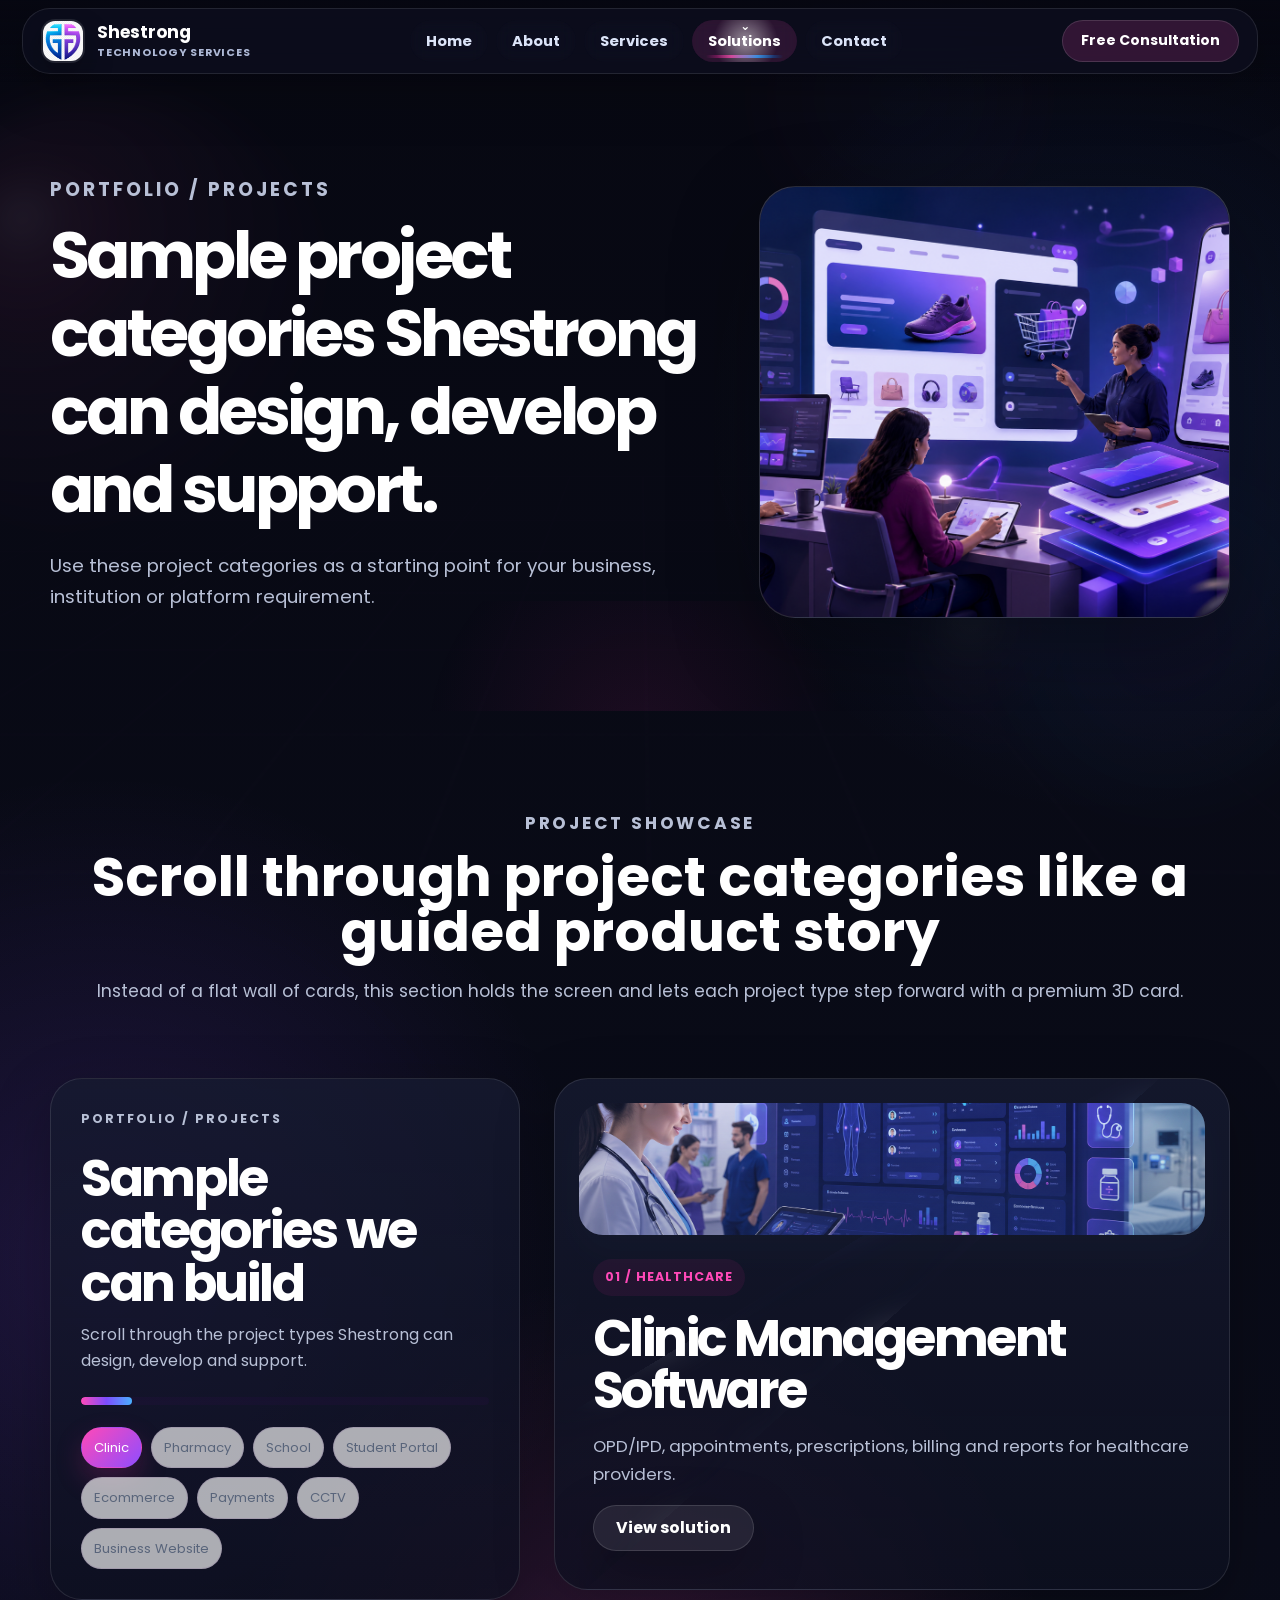
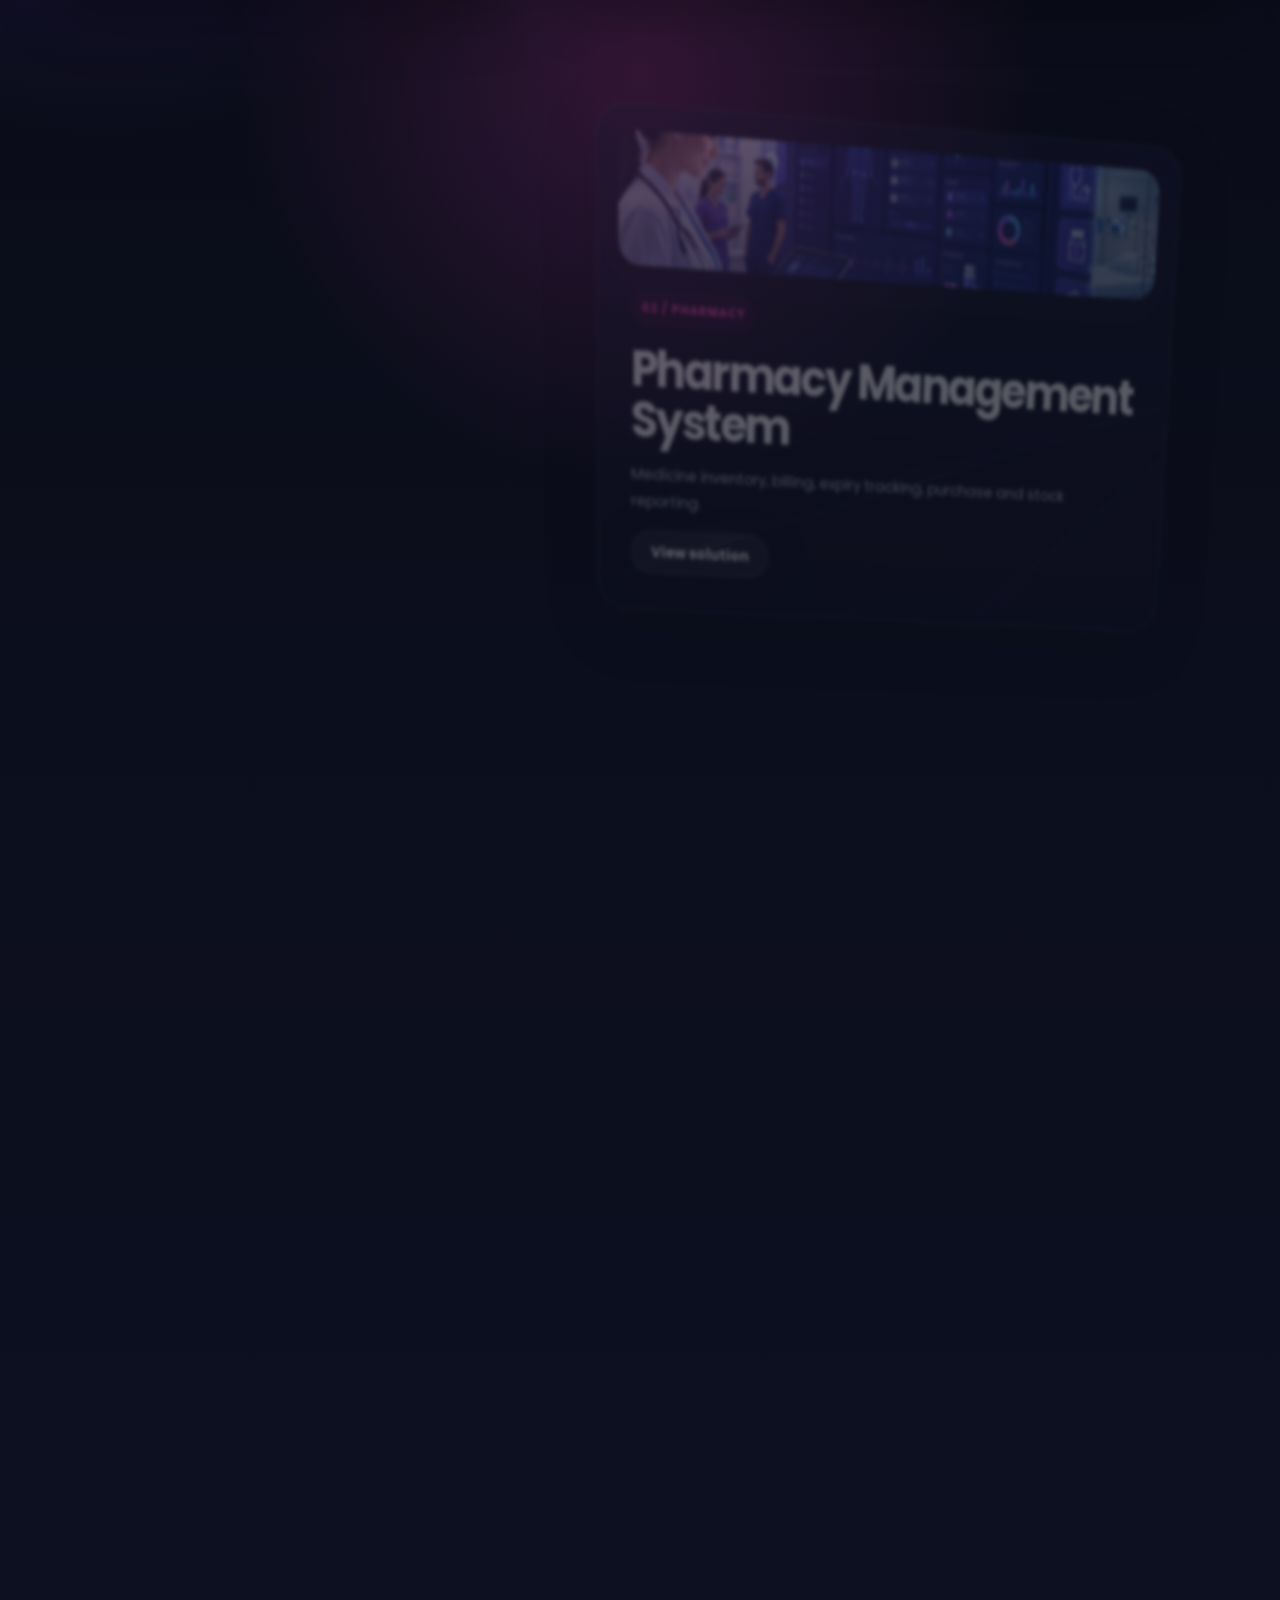
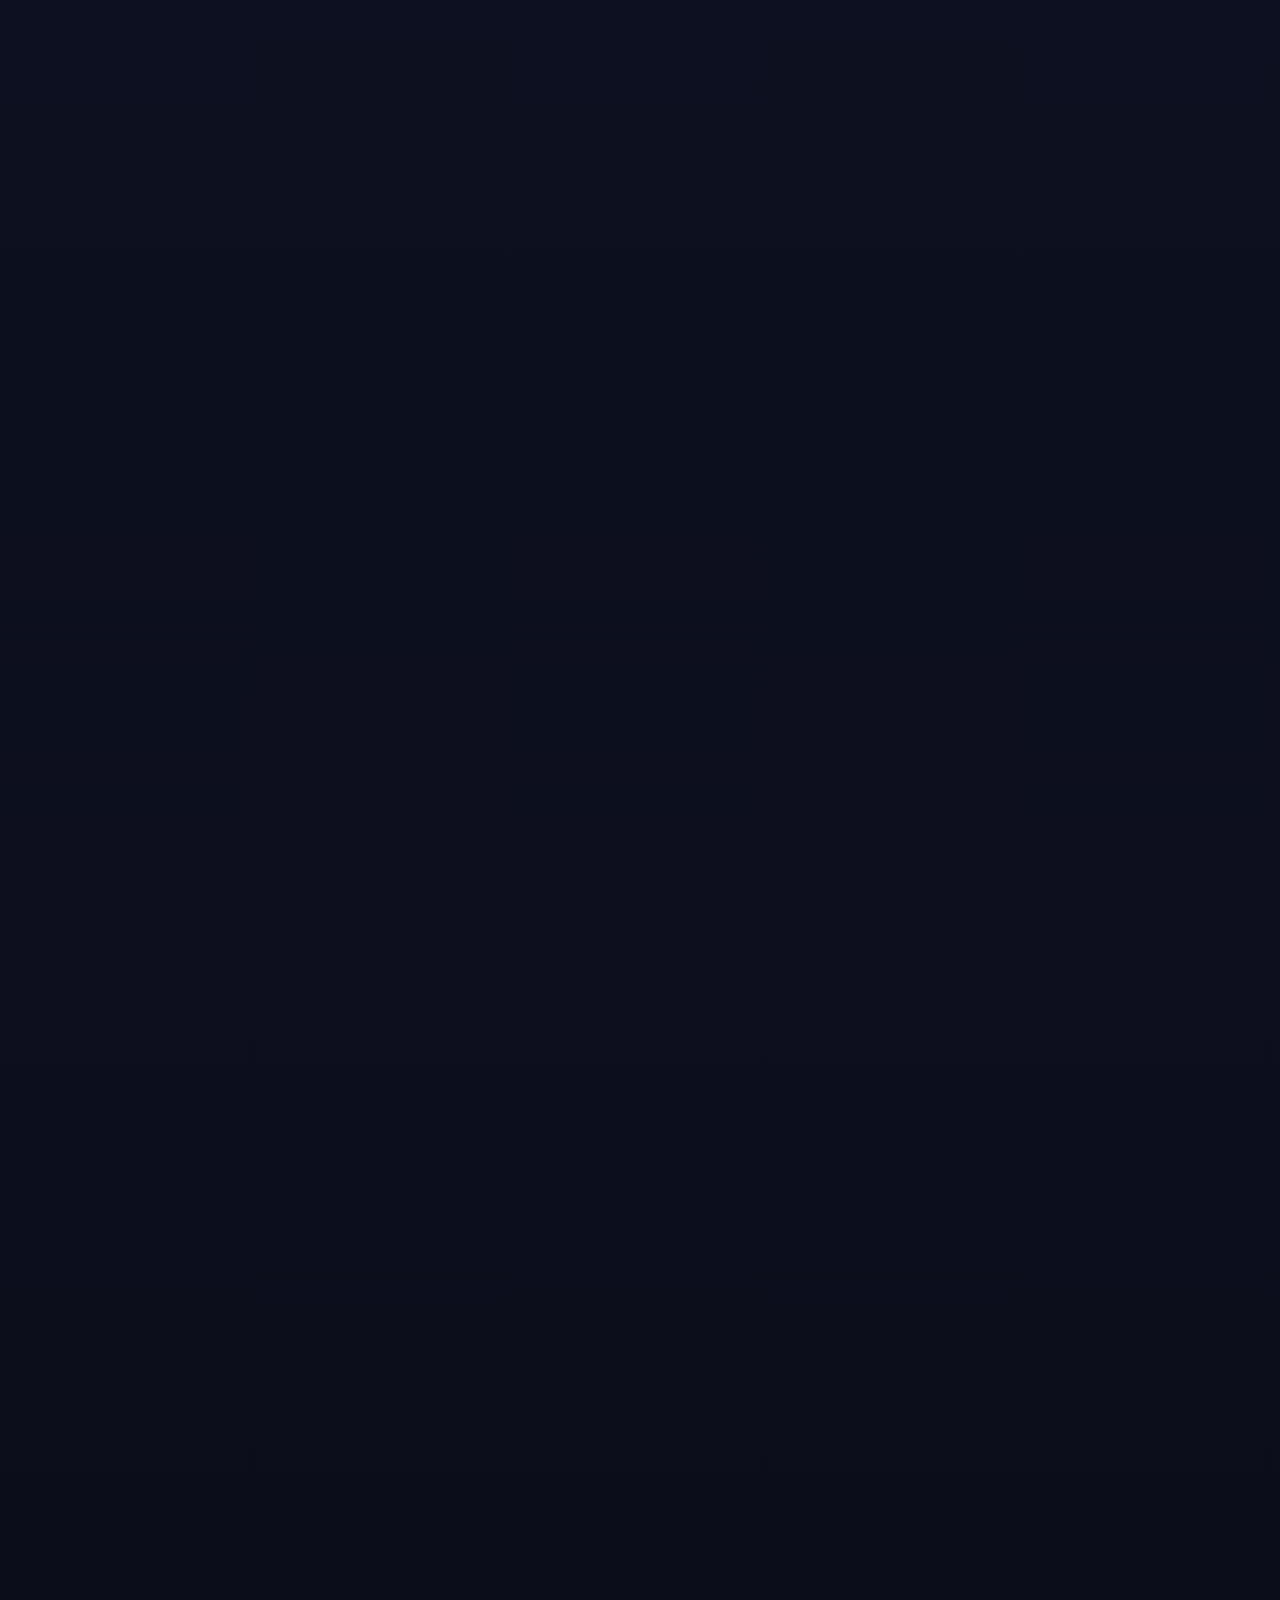
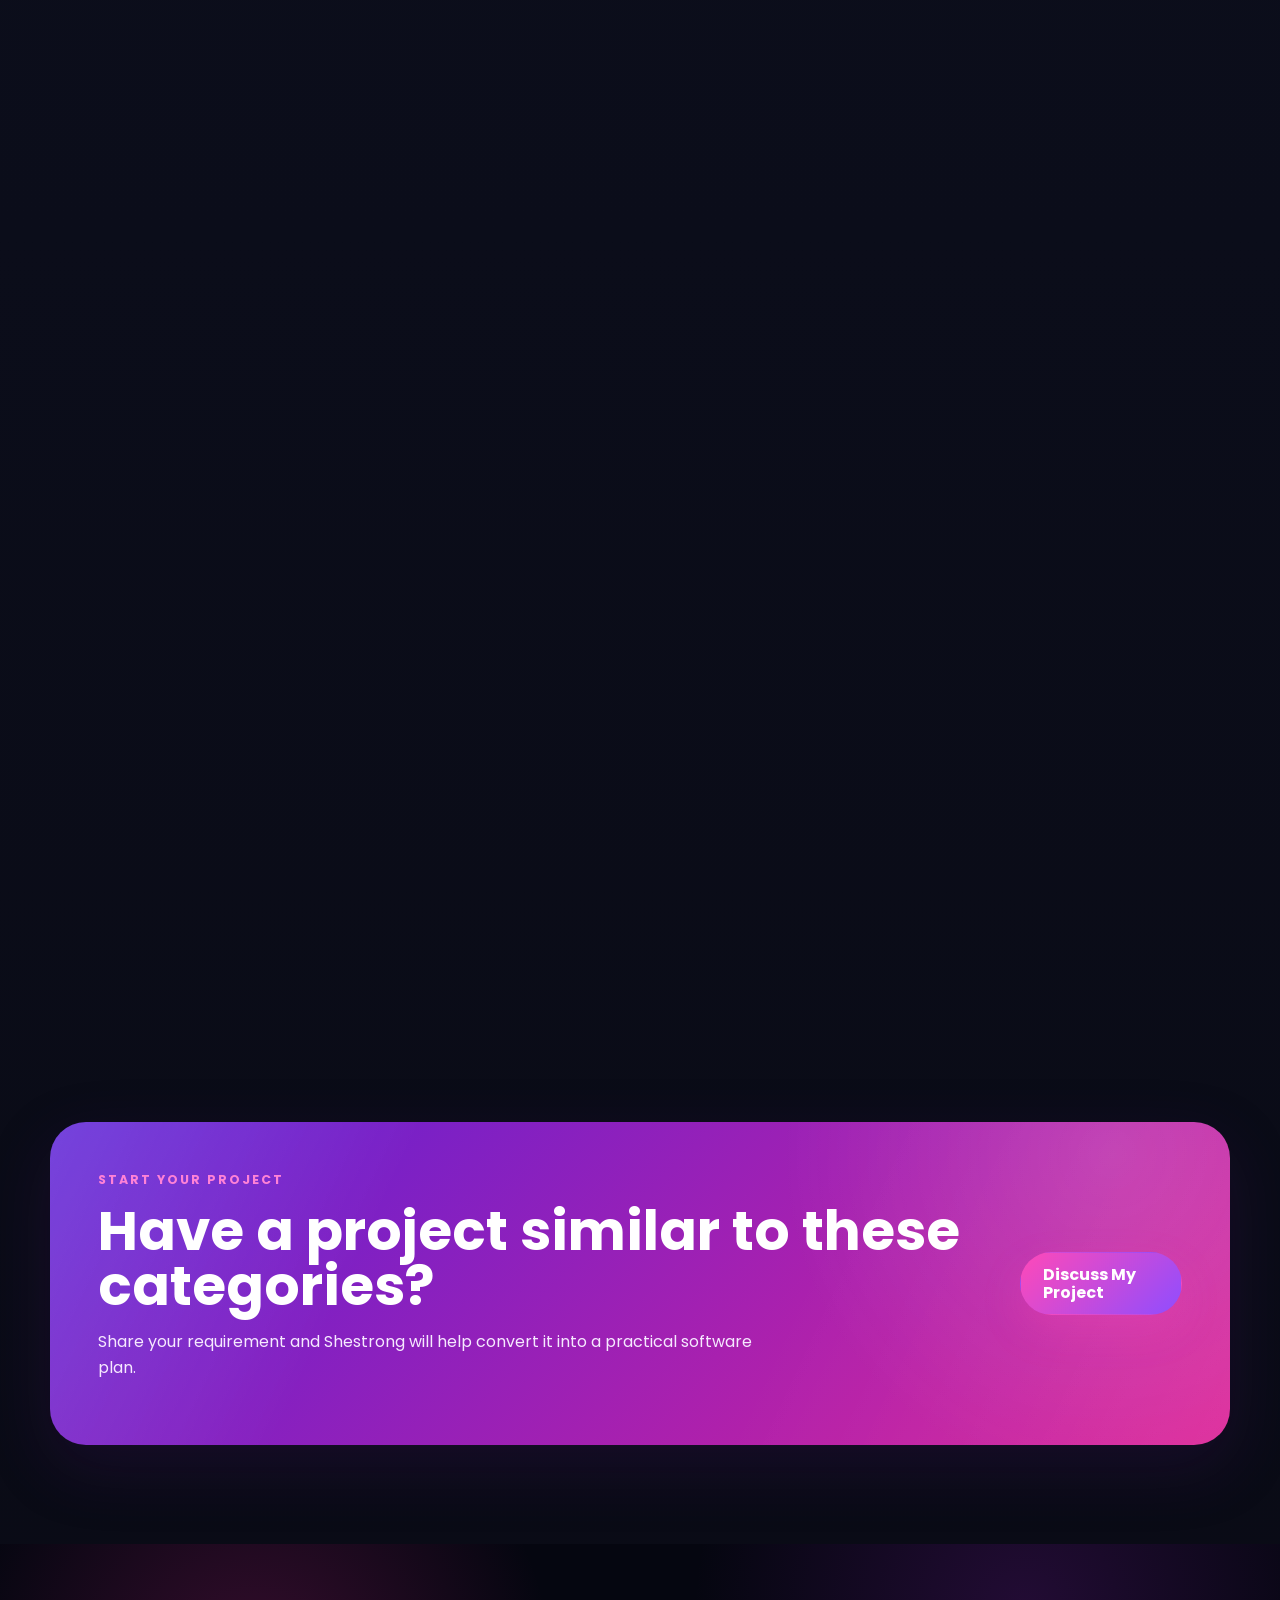
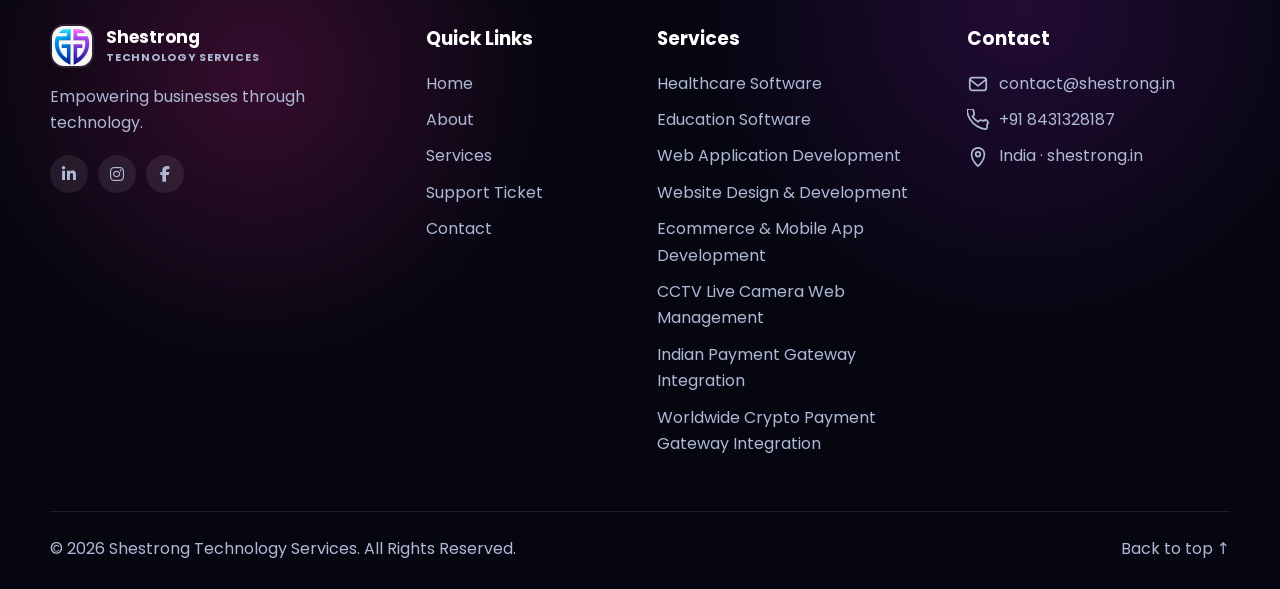
<file: portfolio.html>
<!doctype html>
<html lang="en">
<head>
  <meta charset="utf-8" />
  <meta name="viewport" content="width=device-width, initial-scale=1" />
  <title>Portfolio / Projects | Shestrong Technology Services</title>
  <meta name="description" content="View Shestrong sample project categories including clinic software, pharmacy system, school management, student portal, ecommerce, payment gateway and CCTV web platforms." />
  <meta name="keywords" content="clinic management software portfolio, pharmacy management system, school management software, ecommerce platform, CCTV web platform" />
  <link rel="canonical" href="https://shestrong.in/portfolio.html" />
  <meta property="og:title" content="Portfolio / Projects | Shestrong Technology Services" />
  <meta property="og:description" content="View Shestrong sample project categories including clinic software, pharmacy system, school management, student portal, ecommerce, payment gateway and CCTV web platforms." />
  <meta property="og:type" content="website" />
  <meta property="og:url" content="https://shestrong.in/portfolio.html" />
  <meta property="og:image" content="https://shestrong.in/assets/img/og-image.svg" />
  <meta name="theme-color" content="#4b126d" />
  <link rel="icon" href="assets/img/logo.png" type="image/png" />
  <link rel="preconnect" href="https://fonts.googleapis.com" />
  <link rel="preconnect" href="https://fonts.gstatic.com" crossorigin />
  <link href="https://fonts.googleapis.com/css2?family=Poppins:wght@300;400;500;600;700;800;900&display=swap" rel="stylesheet" />
  <link rel="stylesheet" href="assets/css/styles.css" />
  <link rel="stylesheet" href="https://cdnjs.cloudflare.com/ajax/libs/font-awesome/6.5.1/css/all.min.css" />
  <script type="application/ld+json">{"@context": "https://schema.org", "@type": "Organization", "name": "Shestrong Technology Services", "url": "https://shestrong.in/", "email": "contact@shestrong.in", "description": "Women empowerment-focused technology company providing software development, IT consulting, testing, healthcare software, education software, payment gateway integration, ecommerce, mobile apps and CCTV live camera web solutions.", "sameAs": []}</script>
</head>
<body>
  <div class="interactive-backdrop" aria-hidden="true">
    <span class="bg-sphere sphere-a"></span>
    <span class="bg-sphere sphere-b"></span>
    <span class="bg-sphere sphere-c"></span>
    <span class="bg-blob blob-a"></span>
    <span class="bg-blob blob-b"></span>
    <span class="bg-blob blob-c"></span>
    <span class="bg-grid"></span>
  </div>
  
    <header class="site-header" id="top">
      <div class="container nav-shell">
        <a class="brand" href="./" aria-label="Shestrong Technology Services home">
          <img src="assets/img/logo.png" alt="Shestrong Technology Services logo" />
          <span><strong>Shestrong</strong><small>Technology Services</small></span>
        </a>
        <nav class="main-nav" aria-label="Primary navigation">
          <a class="nav-link " href="./">Home</a>
          <a class="nav-link " href="about">About</a>
          <a class="nav-link " href="services">Services</a>
          <div class="nav-dropdown">
            <button class="nav-link dropdown-toggle active" type="button">Solutions</button>
            <div class="dropdown-menu">
              <a href="healthcare-software">Healthcare Software</a>
              <a href="education-software">Education Software</a>
              <a href="web-app-development">Web Application Development</a>
              <a href="web-app-development#website-design">Website Design & Development</a>
              <a href="web-app-development#ecommerce-apps">Ecommerce & Mobile App Development</a>
              <a href="cctv-live-camera-web-solutions">CCTV Live Camera Web Management</a>
              <a href="payment-gateway-integration#indian-payment-gateways">Indian Payment Gateway Integration</a>
              <a href="payment-gateway-integration#crypto-payment-gateways">Worldwide Crypto Payment Gateway Integration</a>
            </div>
          </div>
          <a class="nav-link " href="contact">Contact</a>          
        </nav>
        <div class="nav-actions">
          <a class="btn btn-small btn-ghost" href="contact">Free Consultation</a>
          <button class="menu-toggle" id="menuToggle" aria-label="Open menu" aria-expanded="false"><span></span><span></span><span></span></button>
        </div>
      </div>
      <div class="mobile-panel" id="mobilePanel">
        <a class="nav-link " href="./">Home</a><a class="nav-link " href="about">About</a><a class="nav-link " href="services">Services</a><a class="nav-link active" href="portfolio">Portfolio</a><a class="nav-link " href="contact">Contact</a>
        
        <div class="mobile-solutions">
          <strong>Solutions</strong>
          <a href="healthcare-software">Healthcare Software</a>
          <a href="education-software">Education Software</a>
          <a href="web-app-development">Web & App Development</a>
          <a href="payment-gateway-integration">Payment Gateway</a>
          <a href="cctv-live-camera-web-solutions">CCTV Web Solutions</a>
          <a href="software-testing-it-consulting">Testing & Consulting</a>
        </div>
        <a class="btn btn-primary" href="contact">Get a Free Consultation</a>
      </div>
    </header>
  <main>
<section class="inner-hero page-hero portfolio-hero">
  <div class="container page-hero-grid">
    <div class="page-hero-copy"><p class="eyebrow reveal">Portfolio / Projects</p><h1 class="reveal">Sample project categories Shestrong can design, develop and support.</h1><p class="reveal">Use these project categories as a starting point for your business, institution or platform requirement.</p></div>
    <div class="page-hero-media reveal flash-card"><img src="assets/img/generated/web-app.png" class="media-cover" alt="Project portfolio illustration" /></div>
  </div>
</section>

<style>
  #project-showcase .project-showcase-grid {
    align-items: flex-start;
  }

  #project-showcase .showcase-panel {
    align-self: flex-start;
    margin-top: 0;
  }
</style>

<section class="portfolio-scroll section-pad" id="project-showcase">
  <div class="container"><div class="section-head"><p class="eyebrow reveal">Project Showcase</p><h2 class="reveal">Scroll through project categories like a guided product story</h2><p class="reveal">Instead of a flat wall of cards, this section holds the screen and lets each project type step forward with a premium 3D card.</p></div></div>
  <div class="service-scroll-track portfolio-track" data-pin-showcase>
    <div class="service-scroll-sticky">
      <div class="container showcase-grid project-showcase-grid">
        <aside class="showcase-panel reveal">
          <p class="eyebrow">Portfolio / Projects</p>
          <h2>Sample categories we can build</h2>
          <p>Scroll through the project types Shestrong can design, develop and support.</p>
          <div class="showcase-progress"><span data-pin-progress></span></div>
          <nav class="showcase-nav" data-pin-nav aria-label="Project sequence"><button class="active" type="button">Clinic</button><button type="button">Pharmacy</button><button type="button">School</button><button type="button">Student Portal</button><button type="button">Ecommerce</button><button type="button">Payments</button><button type="button">CCTV</button><button type="button">Business Website</button></nav>
        </aside>
        <div class="showcase-stack" data-pin-cards>
          <article class="showcase-card project-focus-card flash-card tilt is-active" data-pin-card style="--project-img:url('../img/generated/healthcare.png')"><span class="showcase-kicker">01 / Healthcare</span><h2>Clinic Management Software</h2><p>OPD/IPD, appointments, prescriptions, billing and reports for healthcare providers.</p><a class="btn btn-secondary" href="healthcare-software.html">View solution</a></article>
          <article class="showcase-card project-focus-card flash-card tilt" data-pin-card><span class="showcase-kicker">02 / Pharmacy</span><h2>Pharmacy Management System</h2><p>Medicine inventory, billing, expiry tracking, purchase and stock reporting.</p><a class="btn btn-secondary" href="healthcare-software.html#pharmacy-management-system">View solution</a></article>
          <article class="showcase-card project-focus-card flash-card tilt" data-pin-card><span class="showcase-kicker">03 / Education</span><h2>School Management System</h2><p>Admissions, student records, fees, communication and admin dashboards.</p><a class="btn btn-secondary" href="education-software.html#school-management-system">View solution</a></article>
          <article class="showcase-card project-focus-card flash-card tilt" data-pin-card><span class="showcase-kicker">04 / Student Portal</span><h2>College Student Portal</h2><p>Admit cards, result management, roll number generation and academic records.</p><a class="btn btn-secondary" href="education-software.html#college-student-portal">View solution</a></article>
          <article class="showcase-card project-focus-card flash-card tilt" data-pin-card><span class="showcase-kicker">05 / Ecommerce</span><h2>Ecommerce Platform</h2><p>Product catalog, cart, checkout, payment gateway and admin order management.</p><a class="btn btn-secondary" href="web-app-development.html#ecommerce-apps">View solution</a></article>
          <article class="showcase-card project-focus-card flash-card tilt" data-pin-card><span class="showcase-kicker">06 / Payments</span><h2>Payment Gateway Integration</h2><p>Razorpay, PayU, PhonePe, Cashfree, CCAvenue, UPI and crypto payment flows.</p><a class="btn btn-secondary" href="payment-gateway-integration.html">View solution</a></article>
          <article class="showcase-card project-focus-card flash-card tilt" data-pin-card><span class="showcase-kicker">07 / Surveillance</span><h2>CCTV Live Camera Web Platform</h2><p>Secure camera dashboard, NVR/DVR web access and user-based monitoring.</p><a class="btn btn-secondary" href="cctv-live-camera-web-solutions.html">View solution</a></article>
          <article class="showcase-card project-focus-card flash-card tilt" data-pin-card><span class="showcase-kicker">08 / Website</span><h2>Business Website</h2><p>Corporate websites, landing pages, portfolio websites and SEO-ready custom pages.</p><a class="btn btn-secondary" href="web-app-development.html#website-design">View solution</a></article>
        </div>
      </div>
    </div>
  </div>
</section>
<section class="section-pad process-section">
  <div class="container">
    <div class="section-head"><p class="eyebrow reveal">Our Build Process</p><h2 class="reveal">From idea to launch, the workflow stays clear</h2><p class="reveal">We keep every project structured so the final product is usable, secure and easy to maintain.</p></div>
    <div class="timeline reveal"><div><span>01</span><h3>Requirement Study</h3><p>Understand your flow, users, modules and business goals.</p></div><div><span>02</span><h3>UI/UX & Architecture</h3><p>Design screens, database planning, access roles and integration flow.</p></div><div><span>03</span><h3>Development & Testing</h3><p>Build modules, integrate APIs, test flows and improve usability.</p></div><div><span>04</span><h3>Deployment & Support</h3><p>Launch on hosting/cloud and provide maintenance guidance.</p></div></div>
  </div>
</section>
<section class="cta-band section-pad">
      <div class="container cta-card reveal">
        <div><p class="eyebrow">Start Your Project</p><h2>Have a project similar to these categories?</h2><p>Share your requirement and Shestrong will help convert it into a practical software plan.</p></div>
        <a class="btn btn-primary" href="contact.php">Discuss My Project</a>
      </div>
    </section>
</main>
  
    <footer class="site-footer">
      <div class="footer-aurora"></div>
      <div class="container footer-grid">
        <div class="footer-brand">
          <a class="brand footer-logo" href="index.html"><img src="assets/img/logo.png" alt="Shestrong logo" /><span><strong>Shestrong</strong><small>Technology Services</small></span></a>
          <p>Empowering businesses through technology.</p>
          <div class="social-row" aria-label="Social media links">
            <a href="#" aria-label="LinkedIn"><i class="fa-brands fa-linkedin-in" aria-hidden="true"></i></a>
            <a href="#" aria-label="Instagram"><i class="fa-brands fa-instagram" aria-hidden="true"></i></a>
            <a href="#" aria-label="Facebook"><i class="fa-brands fa-facebook-f" aria-hidden="true"></i></a>
          </div>
        </div>
        <div><h3>Quick Links</h3><ul><li><a href="index.html">Home</a></li><li><a href="about.html">About</a></li><li><a href="services.html">Services</a></li><li><a href="support.shestrong.in" target="blank">Support Ticket</a></li><li><a href="contact.php">Contact</a></li></ul></div>
        <div><h3>Services</h3><ul><li><a href="healthcare-software.html">Healthcare Software</a></li><li><a href="education-software.html">Education Software</a></li><li><a href="web-app-development.html">Web Application Development</a></li><li><a href="web-app-development.html#website-design">Website Design & Development</a></li><li><a href="web-app-development.html#ecommerce-apps">Ecommerce & Mobile App Development</a></li><li><a href="cctv-live-camera-web-solutions.html">CCTV Live Camera Web Management</a></li><li><a href="payment-gateway-integration.html#indian-payment-gateways">Indian Payment Gateway Integration</a></li><li><a href="payment-gateway-integration.html#crypto-payment-gateways">Worldwide Crypto Payment Gateway Integration</a></li></ul></div>
        <div><h3>Contact</h3><ul class="footer-contact"><li><svg class="icon" viewBox="0 0 24 24" fill="none" stroke="currentColor" stroke-width="1.9" stroke-linecap="round" stroke-linejoin="round" aria-hidden="true"><rect x="3" y="5" width="18" height="14" rx="3"/><path d="M3 7l9 7 9-7"/></svg> <a href="mailto:contact@shestrong.in">contact@shestrong.in</a></li><li><svg class="icon" viewBox="0 0 24 24" fill="none" stroke="currentColor" stroke-width="1.9" stroke-linecap="round" stroke-linejoin="round" aria-hidden="true"><path d="M22 16.92v3a2 2 0 0 1-2.18 2 19.8 19.8 0 0 1-8.63-3.07A19.5 19.5 0 0 1 3.15 10.8 19.8 19.8 0 0 1 .08 2.18 2 2 0 0 1 2.06 0h3a2 2 0 0 1 2 1.72c.13.96.35 1.9.67 2.8a2 2 0 0 1-.45 2.11L6 7.91a16 16 0 0 0 6.09 6.09l1.28-1.28a2 2 0 0 1 2.11-.45c.9.32 1.84.54 2.8.67A2 2 0 0 1 22 16.92z"/></svg> <a href="tel:+91 8431328187">+91 8431328187</a></li><li><svg class="icon" viewBox="0 0 24 24" fill="none" stroke="currentColor" stroke-width="1.9" stroke-linecap="round" stroke-linejoin="round" aria-hidden="true"><path d="M12 22s7-6 7-13a7 7 0 1 0-14 0c0 7 7 13 7 13z"/><circle cx="12" cy="9" r="2.5"/></svg> India · shestrong.in</li></ul></div>
      </div>
      <div class="container footer-bottom"><p>© 2026 Shestrong Technology Services. All Rights Reserved.</p><a href="#top">Back to top ↑</a></div>
    </footer>
  <script src="assets/js/main.js"></script>
</body>
</html>
</file>
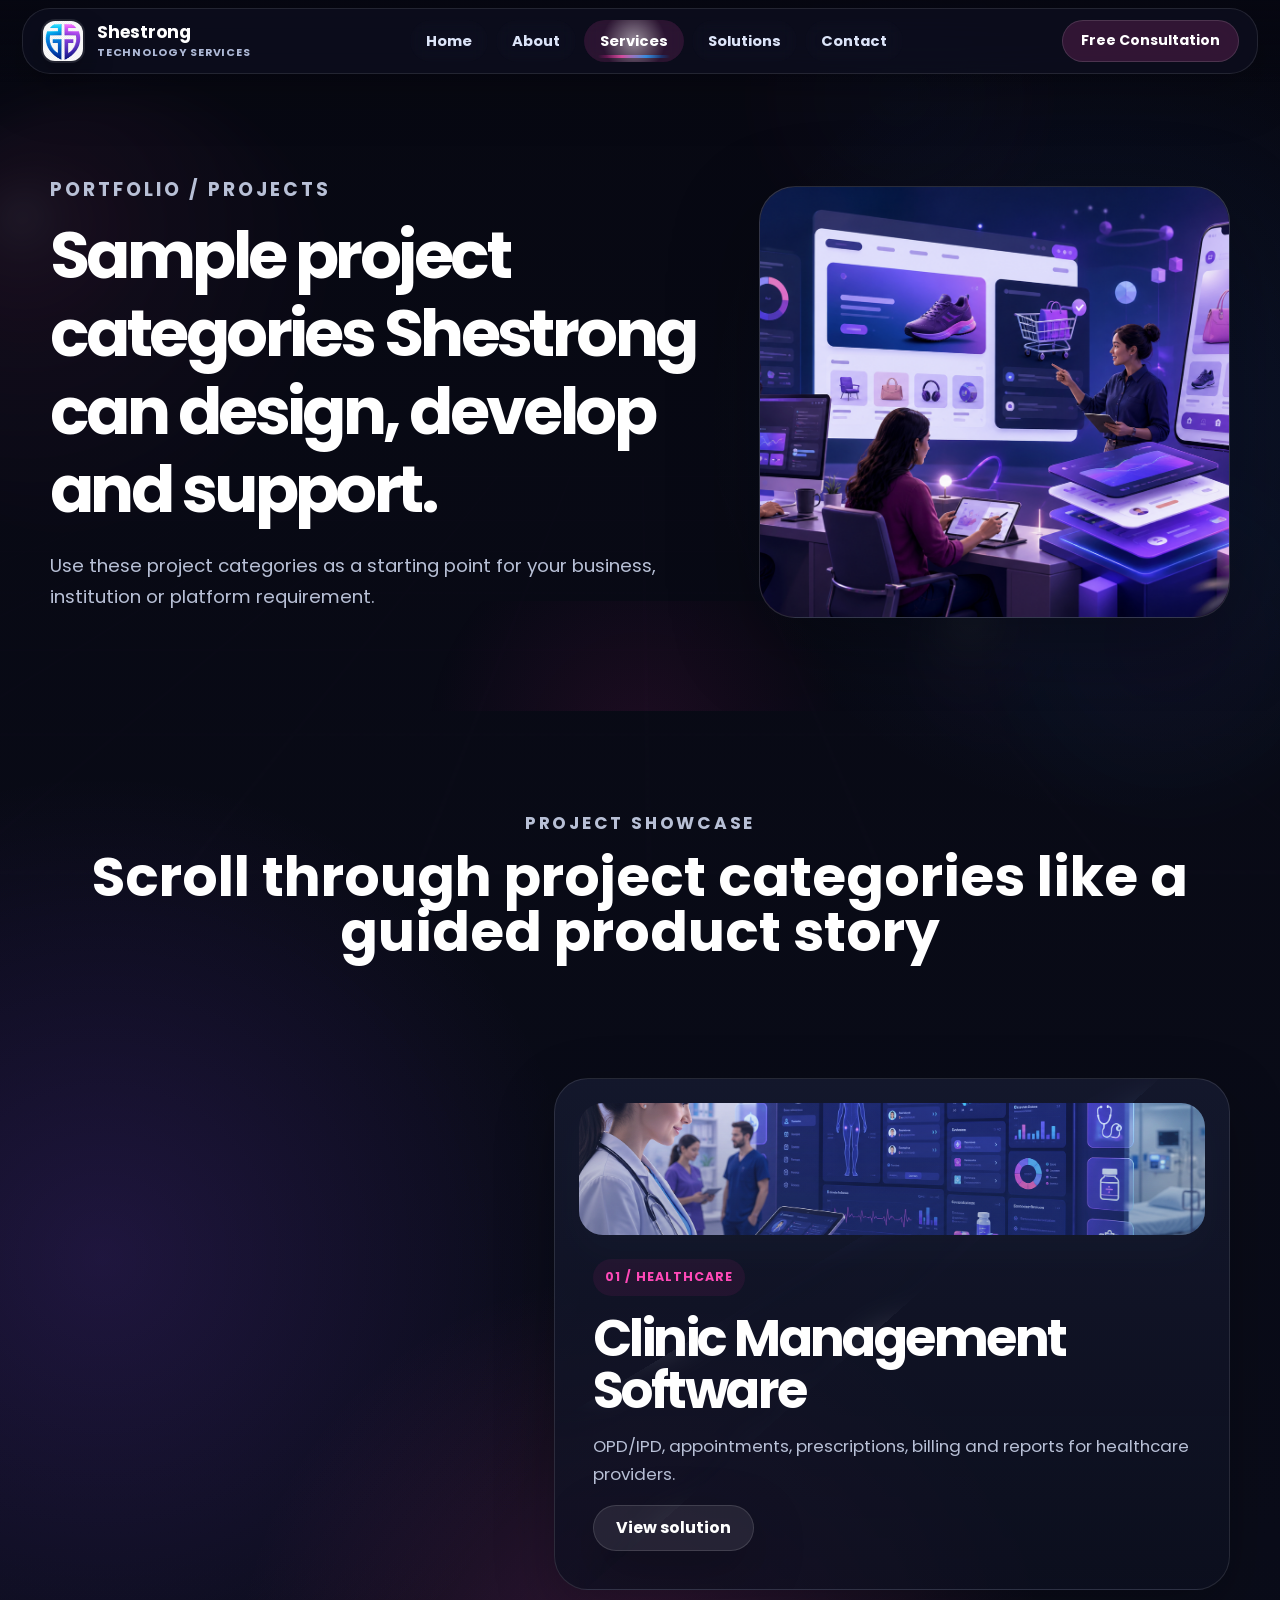
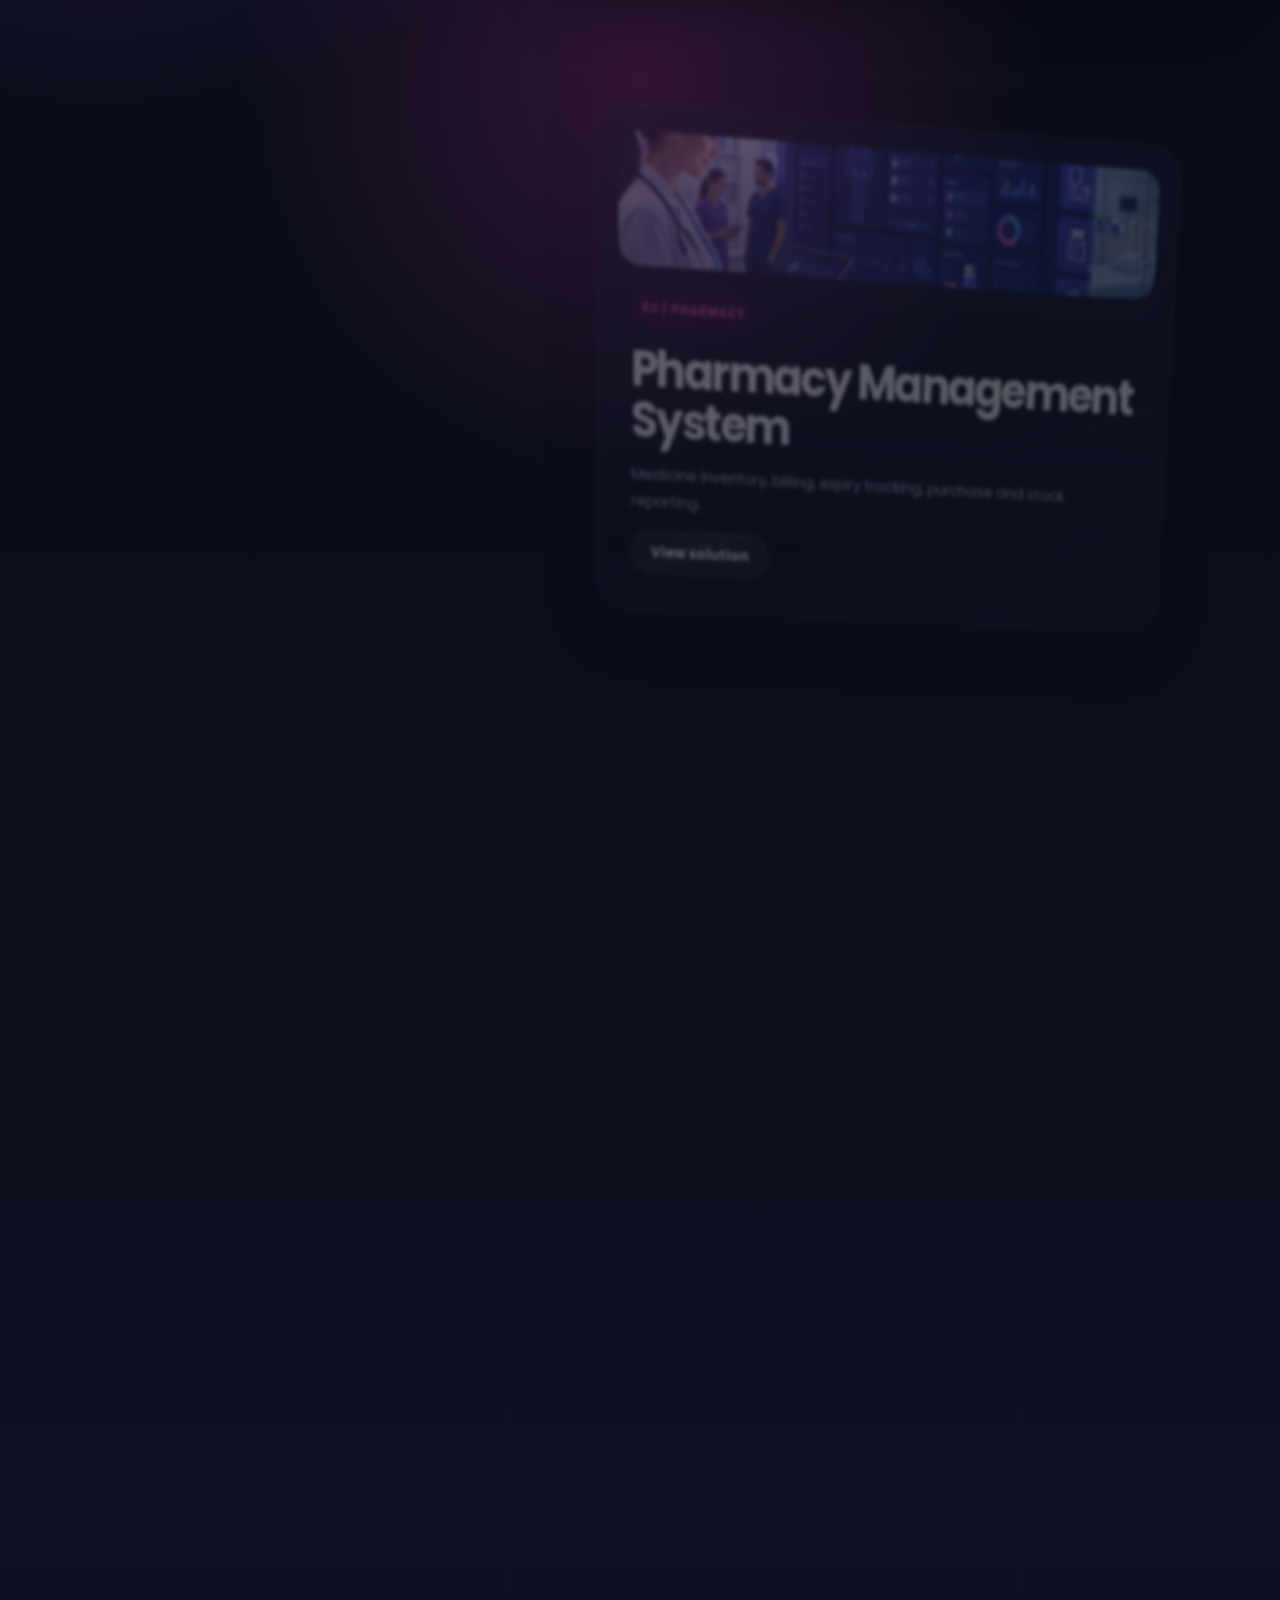
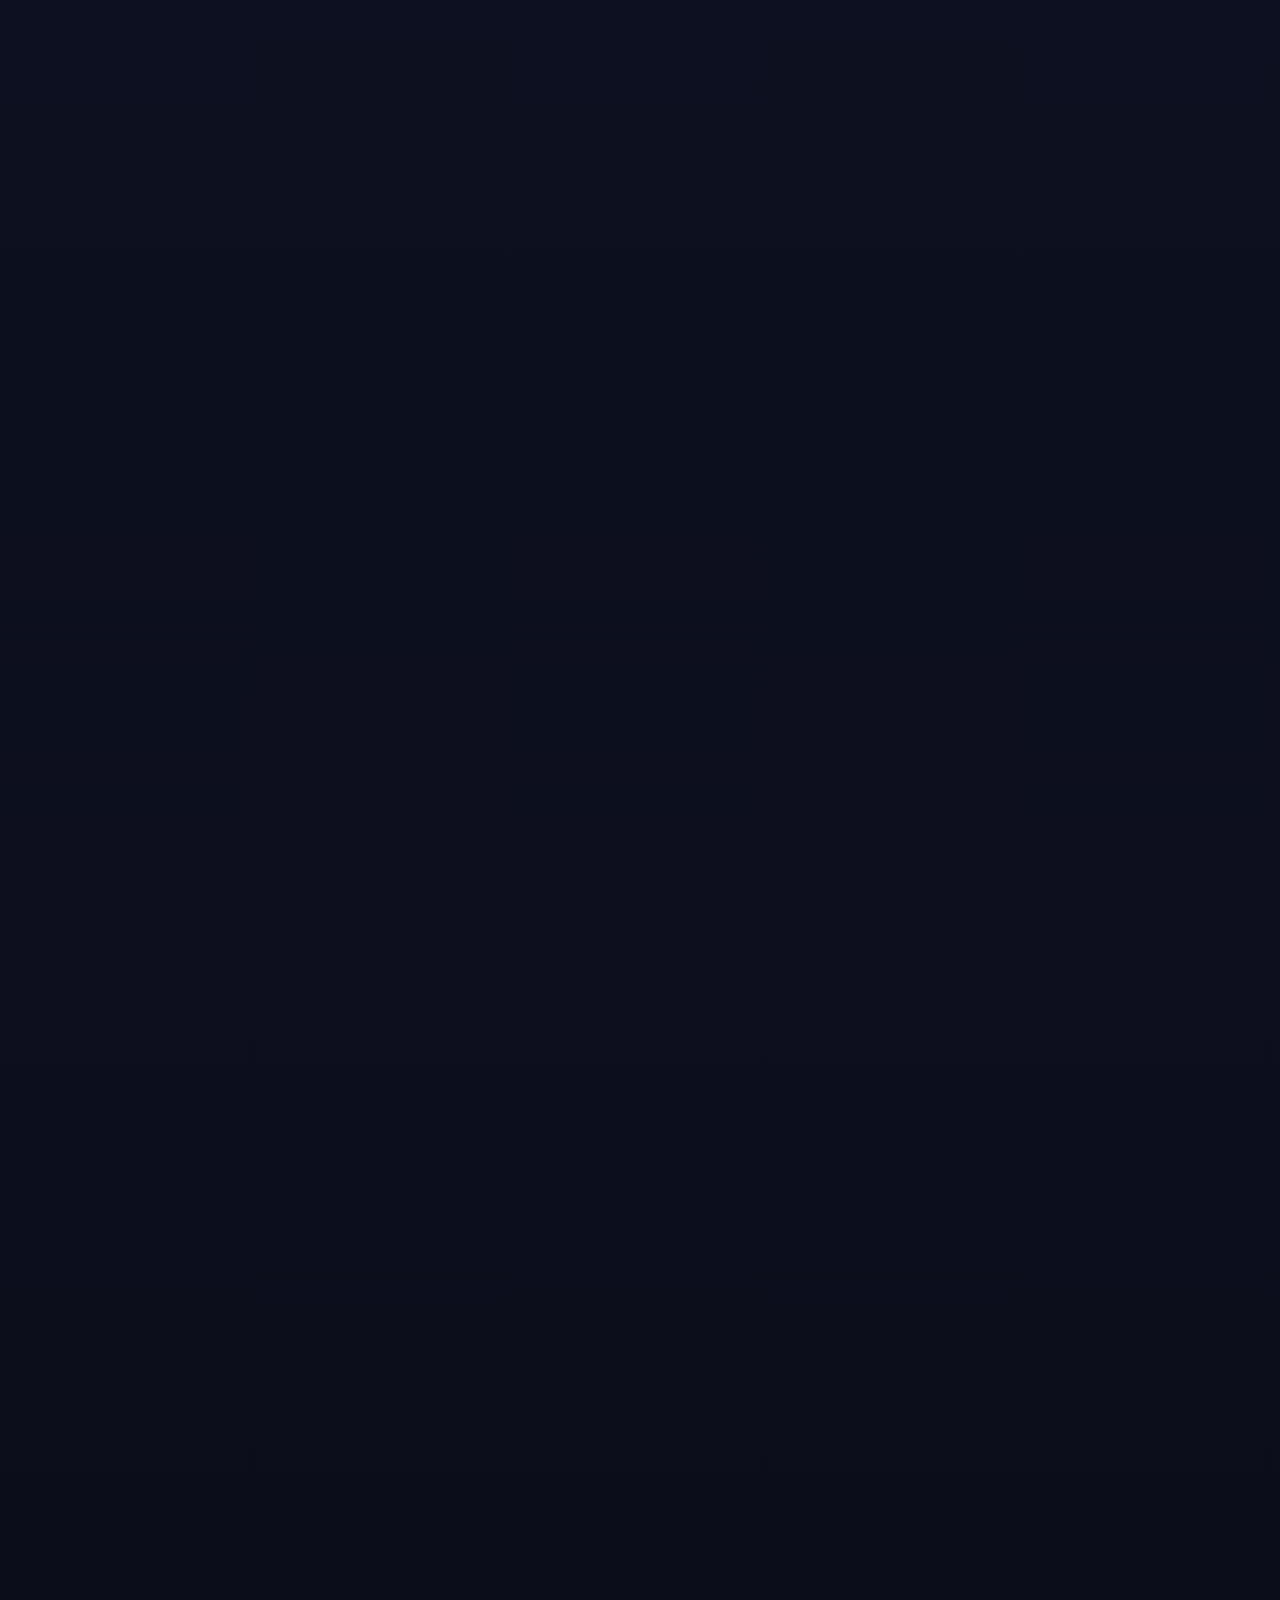
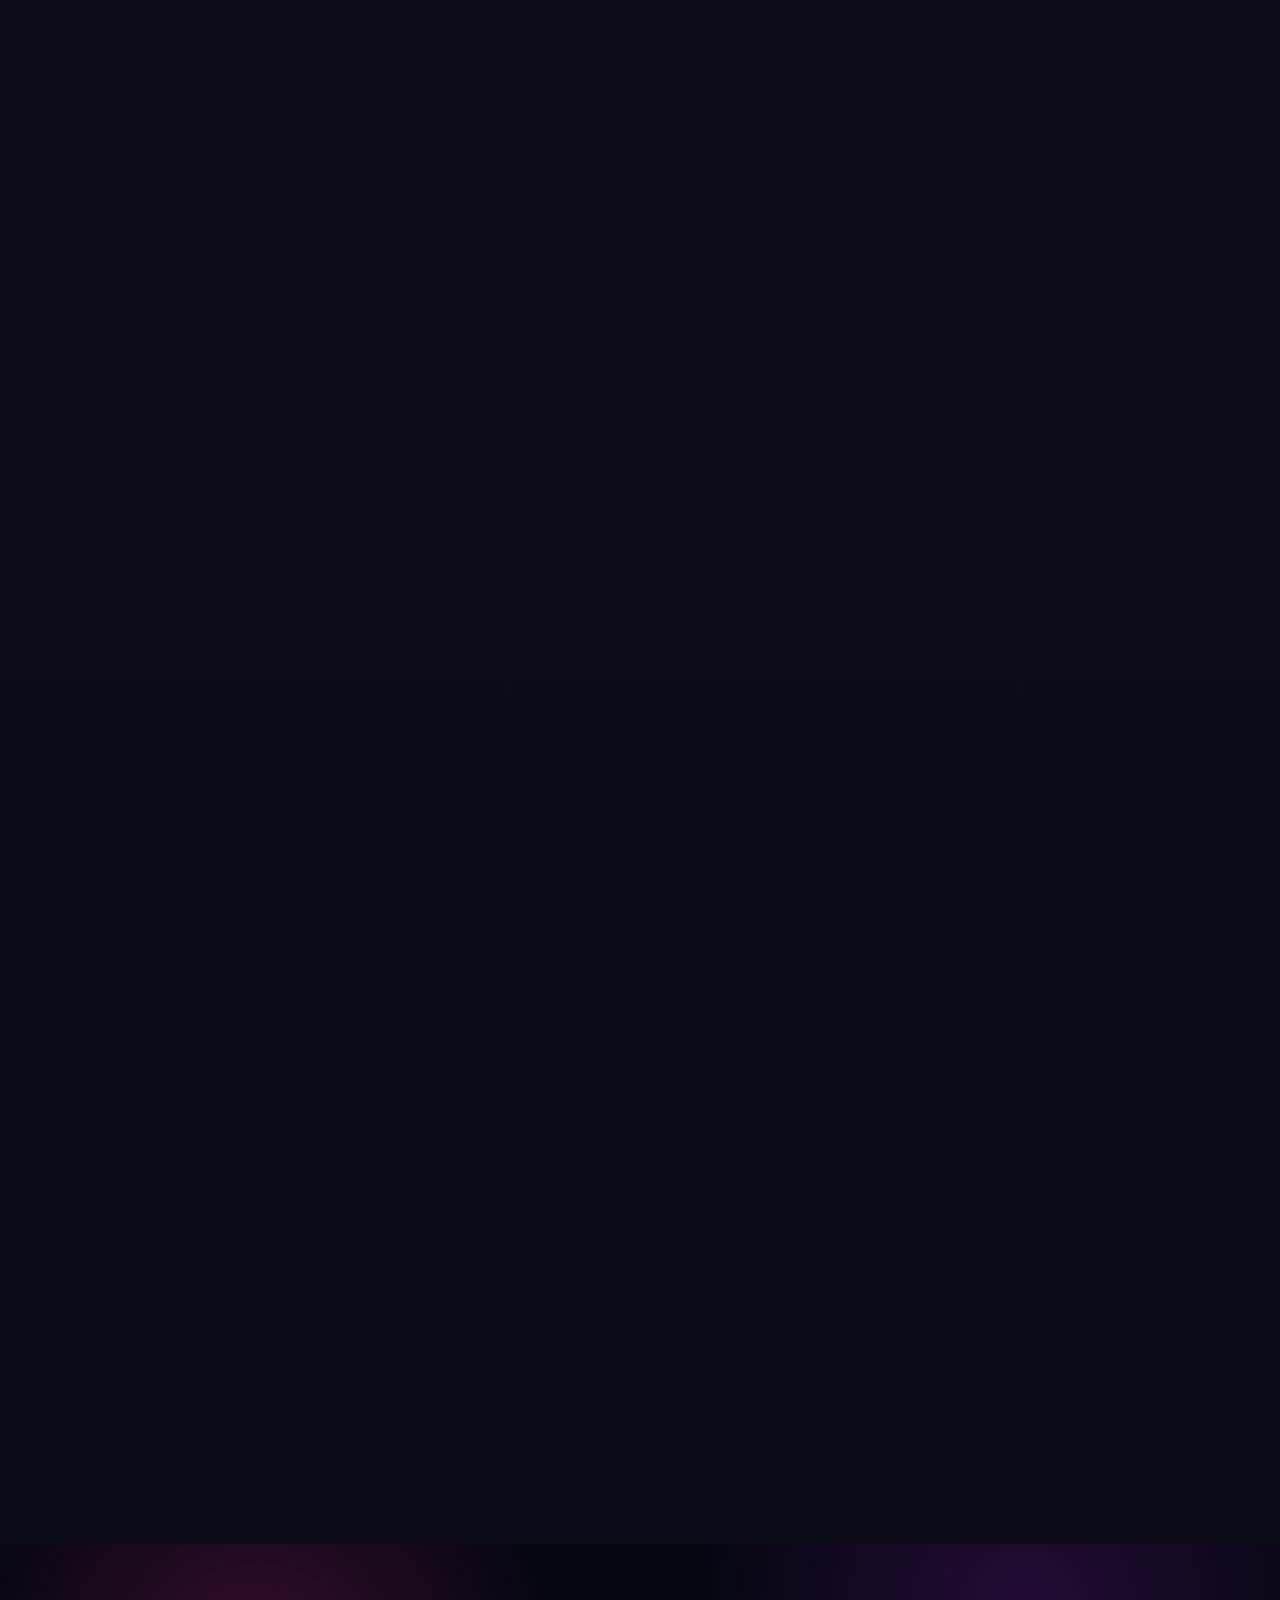
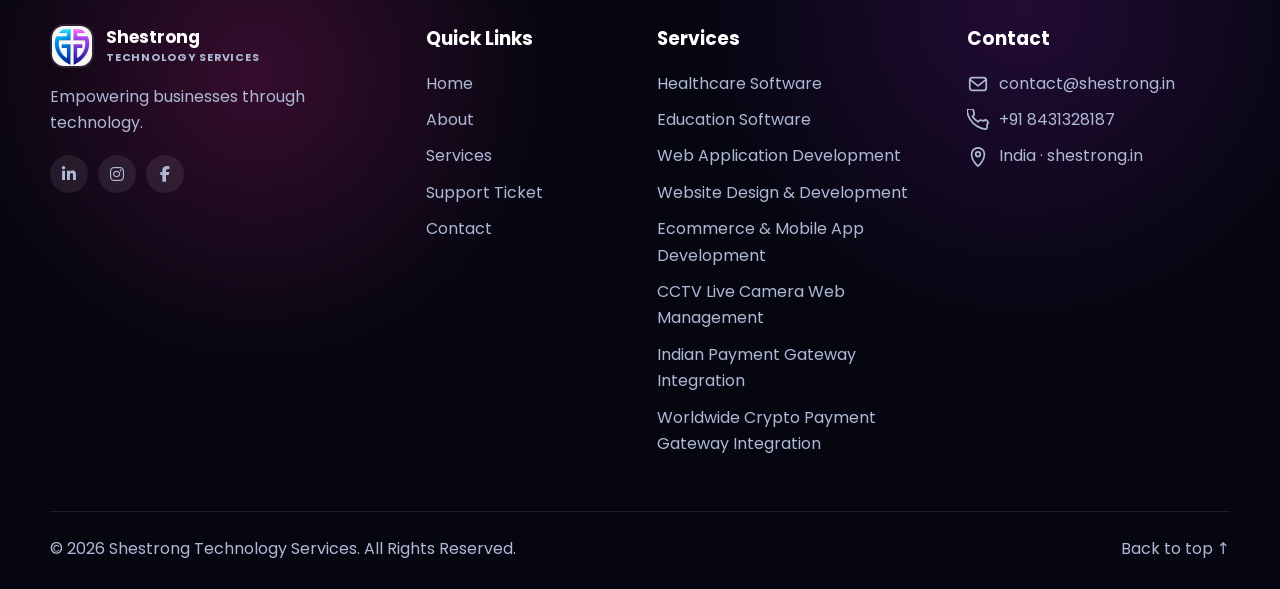
<file: services.html>
<!doctype html>
<html lang="en">
<head>
  <meta charset="utf-8" />
  <meta name="viewport" content="width=device-width, initial-scale=1" />
  <title>Portfolio / Projects | Shestrong Technology Services</title>
  <meta name="description" content="View Shestrong sample project categories including clinic software, pharmacy system, school management, student portal, ecommerce, payment gateway and CCTV web platforms." />
  <meta name="keywords" content="clinic management software portfolio, pharmacy management system, school management software, ecommerce platform, CCTV web platform" />
  <link rel="canonical" href="https://shestrong.in/portfolio.html" />
  <meta property="og:title" content="Portfolio / Projects | Shestrong Technology Services" />
  <meta property="og:description" content="View Shestrong sample project categories including clinic software, pharmacy system, school management, student portal, ecommerce, payment gateway and CCTV web platforms." />
  <meta property="og:type" content="website" />
  <meta property="og:url" content="https://shestrong.in/portfolio.html" />
  <meta property="og:image" content="https://shestrong.in/assets/img/og-image.svg" />
  <meta name="theme-color" content="#4b126d" />
  <link rel="icon" href="assets/img/logo.png" type="image/png" />
  <link rel="preconnect" href="https://fonts.googleapis.com" />
  <link rel="preconnect" href="https://fonts.gstatic.com" crossorigin />
  <link href="https://fonts.googleapis.com/css2?family=Poppins:wght@300;400;500;600;700;800;900&display=swap" rel="stylesheet" />
  <link rel="stylesheet" href="assets/css/styles.css" />
  <link rel="stylesheet" href="https://cdnjs.cloudflare.com/ajax/libs/font-awesome/6.5.1/css/all.min.css" />
  <script type="application/ld+json">{"@context": "https://schema.org", "@type": "Organization", "name": "Shestrong Technology Services", "url": "https://shestrong.in/", "email": "contact@shestrong.in", "description": "Women empowerment-focused technology company providing software development, IT consulting, testing, healthcare software, education software, payment gateway integration, ecommerce, mobile apps and CCTV live camera web solutions.", "sameAs": []}</script>
</head>
<body>
  <div class="interactive-backdrop" aria-hidden="true">
    <span class="bg-sphere sphere-a"></span>
    <span class="bg-sphere sphere-b"></span>
    <span class="bg-sphere sphere-c"></span>
    <span class="bg-blob blob-a"></span>
    <span class="bg-blob blob-b"></span>
    <span class="bg-blob blob-c"></span>
    <span class="bg-grid"></span>
  </div>
  
    <header class="site-header" id="top">
      <div class="container nav-shell">
        <a class="brand" href="./" aria-label="Shestrong Technology Services home">
          <img src="assets/img/logo.png" alt="Shestrong Technology Services logo" />
          <span><strong>Shestrong</strong><small>Technology Services</small></span>
        </a>
        <nav class="main-nav" aria-label="Primary navigation">
          <a class="nav-link" href="./">Home</a>
          <a class="nav-link " href="about">About</a>
          <a class="nav-link active" href="services">Services</a>
          <div class="nav-dropdown">
            <button class="nav-link dropdown-toggle" type="button">Solutions</button>
            <div class="dropdown-menu">
              <a href="healthcare-software">Healthcare Software</a>
              <a href="education-software">Education Software</a>
              <a href="web-app-development">Web Application Development</a>
              <a href="web-app-development#website-design">Website Design & Development</a>
              <a href="web-app-development#ecommerce-apps">Ecommerce & Mobile App Development</a>
              <a href="cctv-live-camera-web-solutions">CCTV Live Camera Web Management</a>
              <a href="payment-gateway-integration#indian-payment-gateways">Indian Payment Gateway Integration</a>
              <a href="payment-gateway-integration#crypto-payment-gateways">Worldwide Crypto Payment Gateway Integration</a>
            </div>
          </div>
          <a class="nav-link " href="contact">Contact</a>          
        </nav>
        <div class="nav-actions">
          <a class="btn btn-small btn-ghost" href="contact">Free Consultation</a>
          <button class="menu-toggle" id="menuToggle" aria-label="Open menu" aria-expanded="false"><span></span><span></span><span></span></button>
        </div>
      </div>
      <div class="mobile-panel" id="mobilePanel">
        <a class="nav-link " href="./">Home</a><a class="nav-link " href="about">About</a><a class="nav-link " href="services">Services</a><a class="nav-link active" href="portfolio">Portfolio</a><a class="nav-link " href="contact">Contact</a>
        
        <div class="mobile-solutions">
          <strong>Solutions</strong>
          <a href="healthcare-software">Healthcare Software</a>
          <a href="education-software">Education Software</a>
          <a href="web-app-development">Web & App Development</a>
          <a href="payment-gateway-integration">Payment Gateway</a>
          <a href="cctv-live-camera-web-solutions">CCTV Web Solutions</a>
          <a href="software-testing-it-consulting">Testing & Consulting</a>
        </div>
        <a class="btn btn-primary" href="contact">Get a Free Consultation</a>
      </div>
    </header>
  <main>
<section class="inner-hero page-hero portfolio-hero">
  <div class="container page-hero-grid">
    <div class="page-hero-copy"><p class="eyebrow reveal">Portfolio / Projects</p><h1 class="reveal">Sample project categories Shestrong can design, develop and support.</h1><p class="reveal">Use these project categories as a starting point for your business, institution or platform requirement.</p></div>
    <div class="page-hero-media reveal flash-card"><img src="assets/img/generated/web-app.png" class="media-cover" alt="Project portfolio illustration" /></div>
  </div>
</section>

<style>
  #project-showcase .project-showcase-grid {
    align-items: flex-start;
  }

  #project-showcase .showcase-panel {
    align-self: flex-start;
    margin-top: 0;
  }
</style>

<section class="portfolio-scroll section-pad" id="project-showcase">
  <div class="container"><div class="section-head"><p class="eyebrow reveal">Project Showcase</p><h2 class="reveal">Scroll through project categories like a guided product story</h2><p class="reveal">Instead of a flat wall of cards, this section holds the screen and lets each project type step forward with a premium 3D card.</p></div></div>
  <div class="service-scroll-track portfolio-track" data-pin-showcase>
    <div class="service-scroll-sticky">
      <div class="container showcase-grid project-showcase-grid">
        <aside class="showcase-panel reveal">
          <p class="eyebrow">Portfolio / Projects</p>
          <h2>Sample categories we can build</h2>
          <p>Scroll through the project types Shestrong can design, develop and support.</p>
          <div class="showcase-progress"><span data-pin-progress></span></div>
          <nav class="showcase-nav" data-pin-nav aria-label="Project sequence"><button class="active" type="button">Clinic</button><button type="button">Pharmacy</button><button type="button">School</button><button type="button">Student Portal</button><button type="button">Ecommerce</button><button type="button">Payments</button><button type="button">CCTV</button><button type="button">Business Website</button></nav>
        </aside>
        <div class="showcase-stack" data-pin-cards>
          <article class="showcase-card project-focus-card flash-card tilt is-active" data-pin-card style="--project-img:url('../img/generated/healthcare.png')"><span class="showcase-kicker">01 / Healthcare</span><h2>Clinic Management Software</h2><p>OPD/IPD, appointments, prescriptions, billing and reports for healthcare providers.</p><a class="btn btn-secondary" href="healthcare-software.html">View solution</a></article>
          <article class="showcase-card project-focus-card flash-card tilt" data-pin-card><span class="showcase-kicker">02 / Pharmacy</span><h2>Pharmacy Management System</h2><p>Medicine inventory, billing, expiry tracking, purchase and stock reporting.</p><a class="btn btn-secondary" href="healthcare-software.html#pharmacy-management-system">View solution</a></article>
          <article class="showcase-card project-focus-card flash-card tilt" data-pin-card><span class="showcase-kicker">03 / Education</span><h2>School Management System</h2><p>Admissions, student records, fees, communication and admin dashboards.</p><a class="btn btn-secondary" href="education-software.html#school-management-system">View solution</a></article>
          <article class="showcase-card project-focus-card flash-card tilt" data-pin-card><span class="showcase-kicker">04 / Student Portal</span><h2>College Student Portal</h2><p>Admit cards, result management, roll number generation and academic records.</p><a class="btn btn-secondary" href="education-software.html#college-student-portal">View solution</a></article>
          <article class="showcase-card project-focus-card flash-card tilt" data-pin-card><span class="showcase-kicker">05 / Ecommerce</span><h2>Ecommerce Platform</h2><p>Product catalog, cart, checkout, payment gateway and admin order management.</p><a class="btn btn-secondary" href="web-app-development.html#ecommerce-apps">View solution</a></article>
          <article class="showcase-card project-focus-card flash-card tilt" data-pin-card><span class="showcase-kicker">06 / Payments</span><h2>Payment Gateway Integration</h2><p>Razorpay, PayU, PhonePe, Cashfree, CCAvenue, UPI and crypto payment flows.</p><a class="btn btn-secondary" href="payment-gateway-integration.html">View solution</a></article>
          <article class="showcase-card project-focus-card flash-card tilt" data-pin-card><span class="showcase-kicker">07 / Surveillance</span><h2>CCTV Live Camera Web Platform</h2><p>Secure camera dashboard, NVR/DVR web access and user-based monitoring.</p><a class="btn btn-secondary" href="cctv-live-camera-web-solutions.html">View solution</a></article>
          <article class="showcase-card project-focus-card flash-card tilt" data-pin-card><span class="showcase-kicker">08 / Website</span><h2>Business Website</h2><p>Corporate websites, landing pages, portfolio websites and SEO-ready custom pages.</p><a class="btn btn-secondary" href="web-app-development.html#website-design">View solution</a></article>
        </div>
      </div>
    </div>
  </div>
</section>
<section class="section-pad process-section">
  <div class="container">
    <div class="section-head"><p class="eyebrow reveal">Our Build Process</p><h2 class="reveal">From idea to launch, the workflow stays clear</h2><p class="reveal">We keep every project structured so the final product is usable, secure and easy to maintain.</p></div>
    <div class="timeline reveal"><div><span>01</span><h3>Requirement Study</h3><p>Understand your flow, users, modules and business goals.</p></div><div><span>02</span><h3>UI/UX & Architecture</h3><p>Design screens, database planning, access roles and integration flow.</p></div><div><span>03</span><h3>Development & Testing</h3><p>Build modules, integrate APIs, test flows and improve usability.</p></div><div><span>04</span><h3>Deployment & Support</h3><p>Launch on hosting/cloud and provide maintenance guidance.</p></div></div>
  </div>
</section>
<section class="cta-band section-pad">
      <div class="container cta-card reveal">
        <div><p class="eyebrow">Start Your Project</p><h2>Have a project similar to these categories?</h2><p>Share your requirement and Shestrong will help convert it into a practical software plan.</p></div>
        <a class="btn btn-primary" href="contact.php">Discuss My Project</a>
      </div>
    </section>
</main>
  
    <footer class="site-footer">
      <div class="footer-aurora"></div>
      <div class="container footer-grid">
        <div class="footer-brand">
          <a class="brand footer-logo" href="index.html"><img src="assets/img/logo.png" alt="Shestrong logo" /><span><strong>Shestrong</strong><small>Technology Services</small></span></a>
          <p>Empowering businesses through technology.</p>
          <div class="social-row" aria-label="Social media links">
            <a href="#" aria-label="LinkedIn"><i class="fa-brands fa-linkedin-in" aria-hidden="true"></i></a>
            <a href="#" aria-label="Instagram"><i class="fa-brands fa-instagram" aria-hidden="true"></i></a>
            <a href="#" aria-label="Facebook"><i class="fa-brands fa-facebook-f" aria-hidden="true"></i></a>
          </div>
        </div>
        <div><h3>Quick Links</h3><ul><li><a href="index.html">Home</a></li><li><a href="about.html">About</a></li><li><a href="services.html">Services</a></li><li><a href="support.shestrong.in" target="blank">Support Ticket</a></li><li><a href="contact.php">Contact</a></li></ul></div>
        <div><h3>Services</h3><ul><li><a href="healthcare-software.html">Healthcare Software</a></li><li><a href="education-software.html">Education Software</a></li><li><a href="web-app-development.html">Web Application Development</a></li><li><a href="web-app-development.html#website-design">Website Design & Development</a></li><li><a href="web-app-development.html#ecommerce-apps">Ecommerce & Mobile App Development</a></li><li><a href="cctv-live-camera-web-solutions.html">CCTV Live Camera Web Management</a></li><li><a href="payment-gateway-integration.html#indian-payment-gateways">Indian Payment Gateway Integration</a></li><li><a href="payment-gateway-integration.html#crypto-payment-gateways">Worldwide Crypto Payment Gateway Integration</a></li></ul></div>
        <div><h3>Contact</h3><ul class="footer-contact"><li><svg class="icon" viewBox="0 0 24 24" fill="none" stroke="currentColor" stroke-width="1.9" stroke-linecap="round" stroke-linejoin="round" aria-hidden="true"><rect x="3" y="5" width="18" height="14" rx="3"/><path d="M3 7l9 7 9-7"/></svg> <a href="mailto:contact@shestrong.in">contact@shestrong.in</a></li><li><svg class="icon" viewBox="0 0 24 24" fill="none" stroke="currentColor" stroke-width="1.9" stroke-linecap="round" stroke-linejoin="round" aria-hidden="true"><path d="M22 16.92v3a2 2 0 0 1-2.18 2 19.8 19.8 0 0 1-8.63-3.07A19.5 19.5 0 0 1 3.15 10.8 19.8 19.8 0 0 1 .08 2.18 2 2 0 0 1 2.06 0h3a2 2 0 0 1 2 1.72c.13.96.35 1.9.67 2.8a2 2 0 0 1-.45 2.11L6 7.91a16 16 0 0 0 6.09 6.09l1.28-1.28a2 2 0 0 1 2.11-.45c.9.32 1.84.54 2.8.67A2 2 0 0 1 22 16.92z"/></svg> <a href="tel:+91 8431328187">+91 8431328187</a></li><li><svg class="icon" viewBox="0 0 24 24" fill="none" stroke="currentColor" stroke-width="1.9" stroke-linecap="round" stroke-linejoin="round" aria-hidden="true"><path d="M12 22s7-6 7-13a7 7 0 1 0-14 0c0 7 7 13 7 13z"/><circle cx="12" cy="9" r="2.5"/></svg> India · shestrong.in</li></ul></div>
      </div>
      <div class="container footer-bottom"><p>© 2026 Shestrong Technology Services. All Rights Reserved.</p><a href="#top">Back to top ↑</a></div>
    </footer>
  <script src="assets/js/main.js"></script>
</body>
</html>
</file>
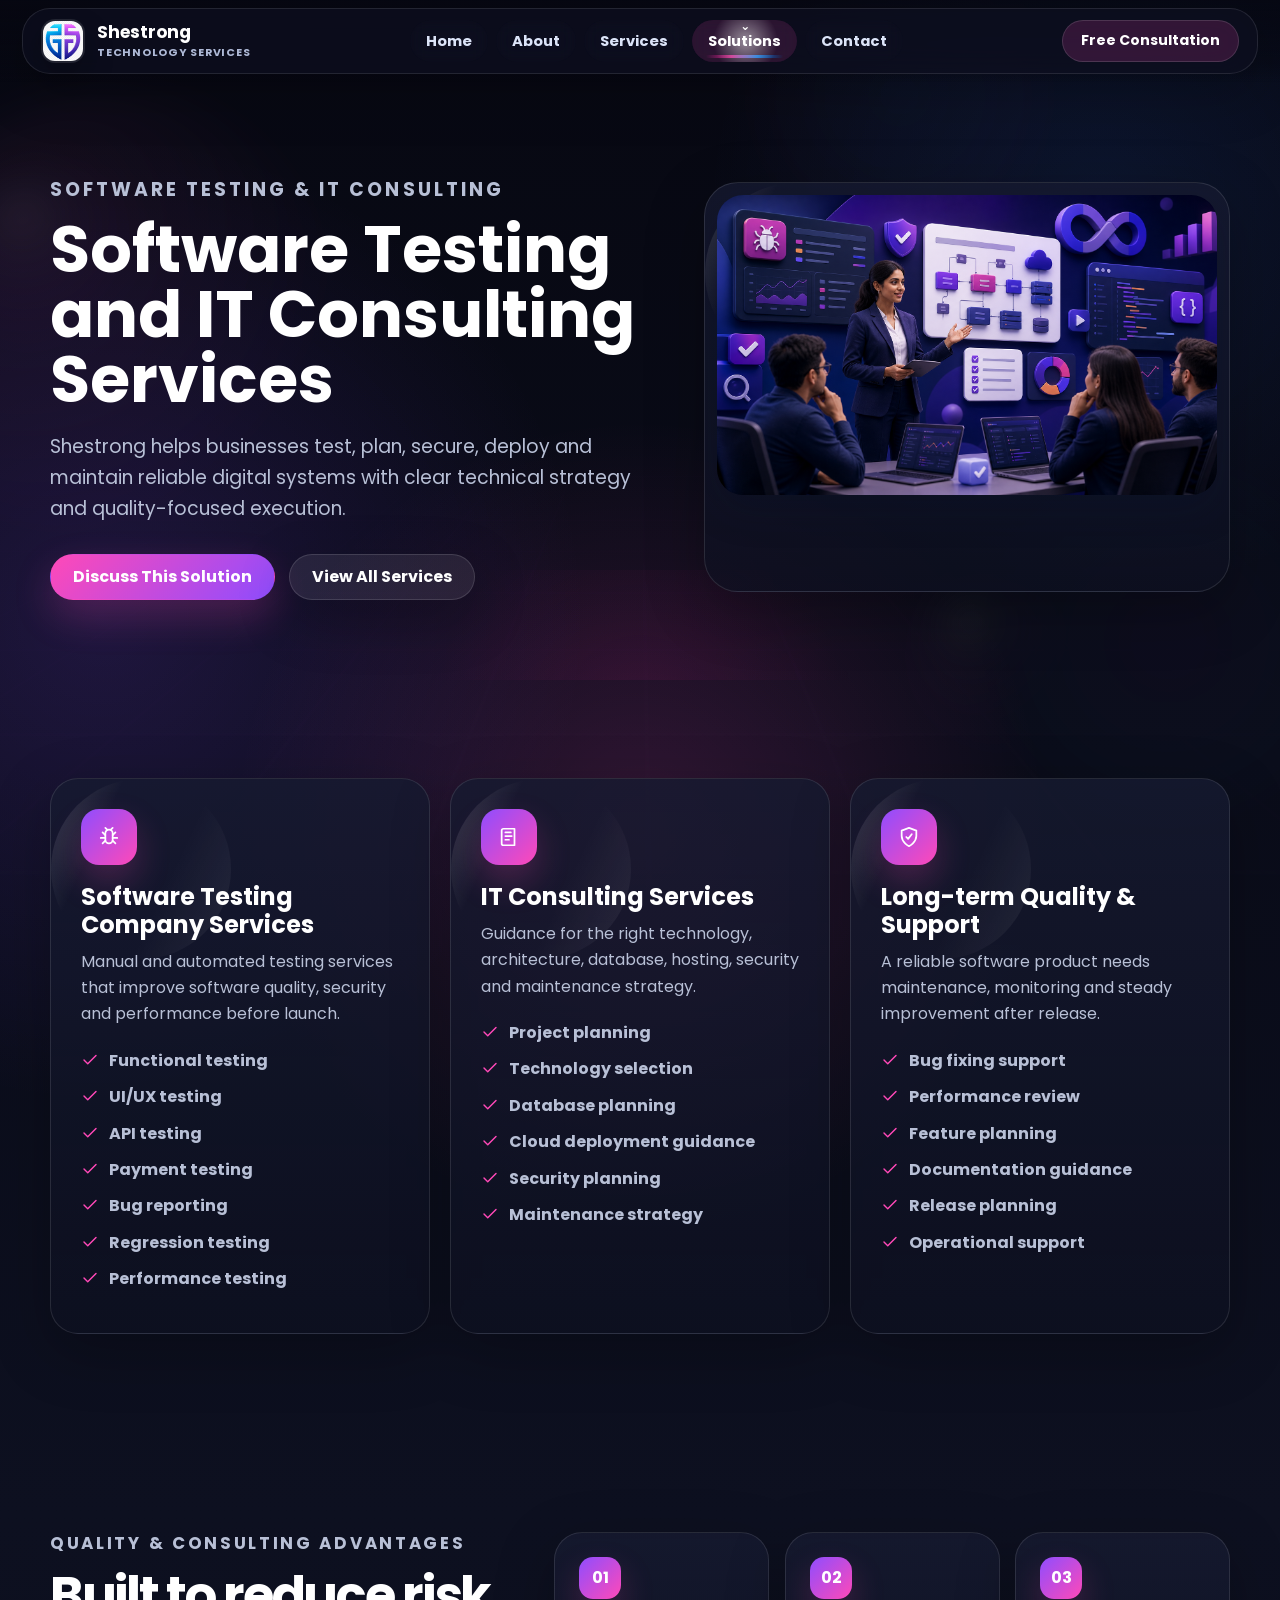
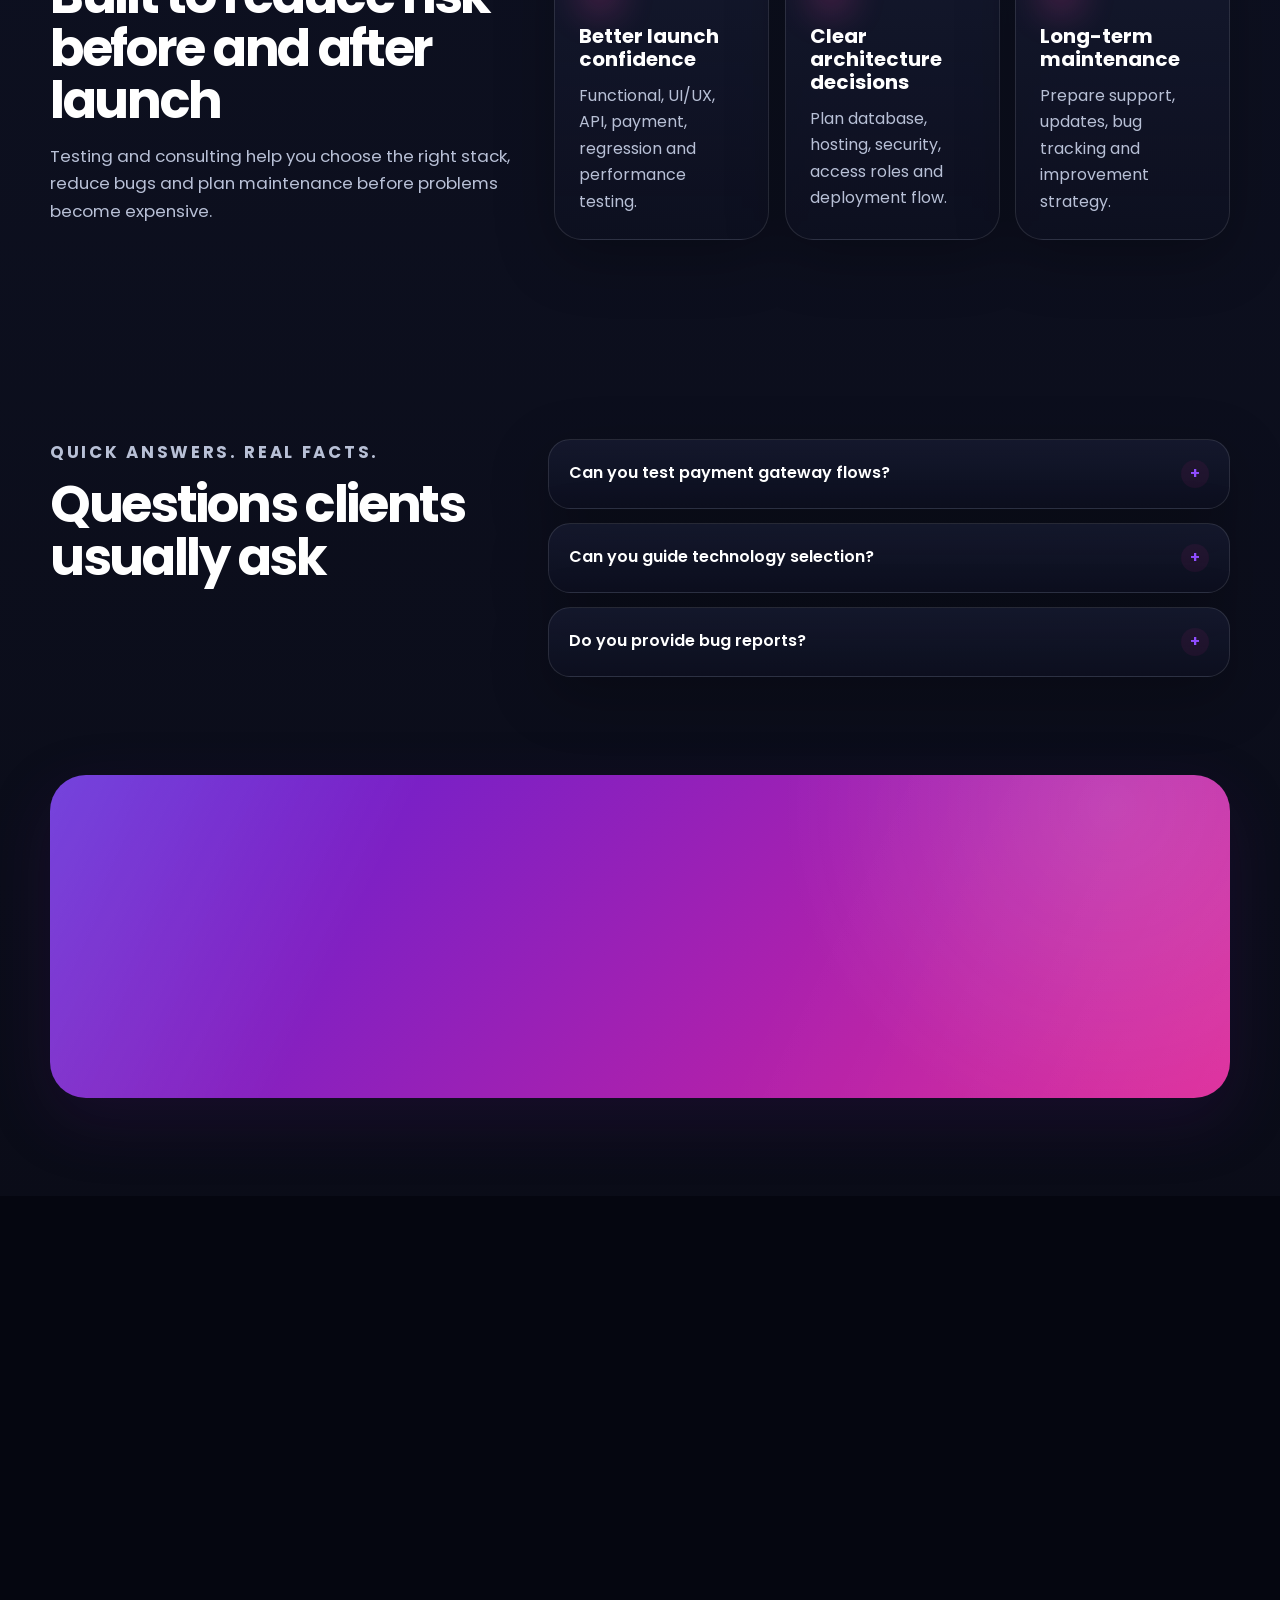
<file: software-testing-it-consulting.html>
<!doctype html>
<html lang="en">
<head>
  <meta charset="utf-8" />
  <meta name="viewport" content="width=device-width, initial-scale=1" />
  <title>Software Testing Company &amp; IT Consulting Services</title>
  <meta name="description" content="Shestrong provides manual testing, API testing, payment testing, regression testing, performance testing and IT consulting services." />
  <meta name="keywords" content="software testing company, IT consulting services, API testing, payment testing, performance testing" />
  <link rel="canonical" href="https://shestrong.in/software-testing-it-consulting.html" />
  <meta property="og:title" content="Software Testing Company &amp; IT Consulting Services" />
  <meta property="og:description" content="Shestrong provides manual testing, API testing, payment testing, regression testing, performance testing and IT consulting services." />
  <meta property="og:type" content="website" />
  <meta property="og:url" content="https://shestrong.in/software-testing-it-consulting.html" />
  <meta property="og:image" content="https://shestrong.in/assets/img/og-image.svg" />
  <meta name="theme-color" content="#4b126d" />
  <link rel="icon" href="assets/img/logo.png" type="image/png" />
  <link rel="preconnect" href="https://fonts.googleapis.com" />
  <link rel="preconnect" href="https://fonts.gstatic.com" crossorigin />
  <link href="https://fonts.googleapis.com/css2?family=Poppins:wght@300;400;500;600;700;800;900&display=swap" rel="stylesheet" />
  <link rel="stylesheet" href="assets/css/styles.css" />
  <link rel="stylesheet" href="https://cdnjs.cloudflare.com/ajax/libs/font-awesome/6.5.1/css/all.min.css" />
  <script type="application/ld+json">{"@context": "https://schema.org", "@type": "Organization", "name": "Shestrong Technology Services", "url": "https://shestrong.in/", "email": "contact@shestrong.in", "description": "Women empowerment-focused technology company providing software development, IT consulting, testing, healthcare software, education software, payment gateway integration, ecommerce, mobile apps and CCTV live camera web solutions.", "sameAs": []}</script>
</head>
<body>
  <div class="interactive-backdrop" aria-hidden="true">
    <span class="bg-sphere sphere-a"></span>
    <span class="bg-sphere sphere-b"></span>
    <span class="bg-sphere sphere-c"></span>
    <span class="bg-blob blob-a"></span>
    <span class="bg-blob blob-b"></span>
    <span class="bg-blob blob-c"></span>
    <span class="bg-grid"></span>
  </div>
  
    <header class="site-header" id="top">
      <div class="container nav-shell">
        <a class="brand" href="./" aria-label="Shestrong Technology Services home">
          <img src="assets/img/logo.png" alt="Shestrong Technology Services logo" />
          <span><strong>Shestrong</strong><small>Technology Services</small></span>
        </a>
        <nav class="main-nav" aria-label="Primary navigation">
          <a class="nav-link " href="./">Home</a>
          <a class="nav-link " href="about">About</a>
          <a class="nav-link " href="services">Services</a>
          <div class="nav-dropdown">
            <button class="nav-link dropdown-toggle active" type="button">Solutions</button>
            <div class="dropdown-menu">
              <a href="healthcare-software">Healthcare Software</a>
              <a href="education-software">Education Software</a>
              <a href="web-app-development">Web Application Development</a>
              <a href="web-app-development#website-design">Website Design & Development</a>
              <a href="web-app-development#ecommerce-apps">Ecommerce & Mobile App Development</a>
              <a href="cctv-live-camera-web-solutions">CCTV Live Camera Web Management</a>
              <a href="payment-gateway-integration#indian-payment-gateways">Indian Payment Gateway Integration</a>
              <a href="payment-gateway-integration#crypto-payment-gateways">Worldwide Crypto Payment Gateway Integration</a>
            </div>
          </div>
          <a class="nav-link " href="contact">Contact</a>          
        </nav>
        <div class="nav-actions">
          <a class="btn btn-small btn-ghost" href="contact">Free Consultation</a>
          <button class="menu-toggle" id="menuToggle" aria-label="Open menu" aria-expanded="false"><span></span><span></span><span></span></button>
        </div>
      </div>
      <div class="mobile-panel" id="mobilePanel">
        <a class="nav-link " href="./">Home</a><a class="nav-link " href="about">About</a><a class="nav-link " href="services">Services</a><a class="nav-link active" href="portfolio">Portfolio</a><a class="nav-link " href="contact">Contact</a>
        
        <div class="mobile-solutions">
          <strong>Solutions</strong>
          <a href="healthcare-software">Healthcare Software</a>
          <a href="education-software">Education Software</a>
          <a href="web-app-development">Web & App Development</a>
          <a href="payment-gateway-integration">Payment Gateway</a>
          <a href="cctv-live-camera-web-solutions">CCTV Web Solutions</a>
          <a href="software-testing-it-consulting">Testing & Consulting</a>
        </div>
        <a class="btn btn-primary" href="contact">Get a Free Consultation</a>
      </div>
    </header>
  <main>
<section class="inner-hero detail-hero">
  <div class="container detail-hero-grid"><div><p class="eyebrow reveal">Software Testing & IT Consulting</p><h1 class="reveal">Software Testing and IT Consulting Services</h1><p class="reveal">Shestrong helps businesses test, plan, secure, deploy and maintain reliable digital systems with clear technical strategy and quality-focused execution.</p><div class="hero-actions reveal"><a class="btn btn-primary" href="contact.php">Discuss This Solution</a><a class="btn btn-secondary" href="services.html">View All Services</a></div></div><div class="solution-visual reveal tilt mouse-parallax"><img src="assets/img/generated/testing-consulting.png" class="media-cover" alt="Software Testing and IT Consulting Services illustration" /></div></div>
</section>
<section class="section-pad">
  <div class="container solution-blocks">
    <article class="solution-card reveal tilt" id="software-testing"><span><svg class="icon" viewBox="0 0 24 24" fill="none" stroke="currentColor" stroke-width="1.9" stroke-linecap="round" stroke-linejoin="round" aria-hidden="true"><path d="M8 8a4 4 0 0 1 8 0v7a4 4 0 0 1-8 0V8z"/><path d="M3 13h5M16 13h5M5 19l3-3M19 19l-3-3M5 7l3 3M19 7l-3 3M10 4L8 2M14 4l2-2"/></svg></span><h2>Software Testing Company Services</h2><p>Manual and automated testing services that improve software quality, security and performance before launch.</p><ul class="tick-list"><li><svg class="icon" viewBox="0 0 24 24" fill="none" stroke="currentColor" stroke-width="1.9" stroke-linecap="round" stroke-linejoin="round" aria-hidden="true"><path d="M20 6L9 17l-5-5"/></svg><span>Functional testing</span></li><li><svg class="icon" viewBox="0 0 24 24" fill="none" stroke="currentColor" stroke-width="1.9" stroke-linecap="round" stroke-linejoin="round" aria-hidden="true"><path d="M20 6L9 17l-5-5"/></svg><span>UI/UX testing</span></li><li><svg class="icon" viewBox="0 0 24 24" fill="none" stroke="currentColor" stroke-width="1.9" stroke-linecap="round" stroke-linejoin="round" aria-hidden="true"><path d="M20 6L9 17l-5-5"/></svg><span>API testing</span></li><li><svg class="icon" viewBox="0 0 24 24" fill="none" stroke="currentColor" stroke-width="1.9" stroke-linecap="round" stroke-linejoin="round" aria-hidden="true"><path d="M20 6L9 17l-5-5"/></svg><span>Payment testing</span></li><li><svg class="icon" viewBox="0 0 24 24" fill="none" stroke="currentColor" stroke-width="1.9" stroke-linecap="round" stroke-linejoin="round" aria-hidden="true"><path d="M20 6L9 17l-5-5"/></svg><span>Bug reporting</span></li><li><svg class="icon" viewBox="0 0 24 24" fill="none" stroke="currentColor" stroke-width="1.9" stroke-linecap="round" stroke-linejoin="round" aria-hidden="true"><path d="M20 6L9 17l-5-5"/></svg><span>Regression testing</span></li><li><svg class="icon" viewBox="0 0 24 24" fill="none" stroke="currentColor" stroke-width="1.9" stroke-linecap="round" stroke-linejoin="round" aria-hidden="true"><path d="M20 6L9 17l-5-5"/></svg><span>Performance testing</span></li></ul></article><article class="solution-card reveal tilt" id="it-consulting"><span><svg class="icon" viewBox="0 0 24 24" fill="none" stroke="currentColor" stroke-width="1.9" stroke-linecap="round" stroke-linejoin="round" aria-hidden="true"><path d="M4 19V5a2 2 0 0 1 2-2h12v18H6a2 2 0 0 1-2-2z"/><path d="M8 7h6M8 11h7M8 15h4"/></svg></span><h2>IT Consulting Services</h2><p>Guidance for the right technology, architecture, database, hosting, security and maintenance strategy.</p><ul class="tick-list"><li><svg class="icon" viewBox="0 0 24 24" fill="none" stroke="currentColor" stroke-width="1.9" stroke-linecap="round" stroke-linejoin="round" aria-hidden="true"><path d="M20 6L9 17l-5-5"/></svg><span>Project planning</span></li><li><svg class="icon" viewBox="0 0 24 24" fill="none" stroke="currentColor" stroke-width="1.9" stroke-linecap="round" stroke-linejoin="round" aria-hidden="true"><path d="M20 6L9 17l-5-5"/></svg><span>Technology selection</span></li><li><svg class="icon" viewBox="0 0 24 24" fill="none" stroke="currentColor" stroke-width="1.9" stroke-linecap="round" stroke-linejoin="round" aria-hidden="true"><path d="M20 6L9 17l-5-5"/></svg><span>Database planning</span></li><li><svg class="icon" viewBox="0 0 24 24" fill="none" stroke="currentColor" stroke-width="1.9" stroke-linecap="round" stroke-linejoin="round" aria-hidden="true"><path d="M20 6L9 17l-5-5"/></svg><span>Cloud deployment guidance</span></li><li><svg class="icon" viewBox="0 0 24 24" fill="none" stroke="currentColor" stroke-width="1.9" stroke-linecap="round" stroke-linejoin="round" aria-hidden="true"><path d="M20 6L9 17l-5-5"/></svg><span>Security planning</span></li><li><svg class="icon" viewBox="0 0 24 24" fill="none" stroke="currentColor" stroke-width="1.9" stroke-linecap="round" stroke-linejoin="round" aria-hidden="true"><path d="M20 6L9 17l-5-5"/></svg><span>Maintenance strategy</span></li></ul></article><article class="solution-card reveal tilt" id="support-quality"><span><svg class="icon" viewBox="0 0 24 24" fill="none" stroke="currentColor" stroke-width="1.9" stroke-linecap="round" stroke-linejoin="round" aria-hidden="true"><path d="M12 22s8-4 8-11V5l-8-3-8 3v6c0 7 8 11 8 11z"/><path d="M9 12l2 2 4-5"/></svg></span><h2>Long-term Quality & Support</h2><p>A reliable software product needs maintenance, monitoring and steady improvement after release.</p><ul class="tick-list"><li><svg class="icon" viewBox="0 0 24 24" fill="none" stroke="currentColor" stroke-width="1.9" stroke-linecap="round" stroke-linejoin="round" aria-hidden="true"><path d="M20 6L9 17l-5-5"/></svg><span>Bug fixing support</span></li><li><svg class="icon" viewBox="0 0 24 24" fill="none" stroke="currentColor" stroke-width="1.9" stroke-linecap="round" stroke-linejoin="round" aria-hidden="true"><path d="M20 6L9 17l-5-5"/></svg><span>Performance review</span></li><li><svg class="icon" viewBox="0 0 24 24" fill="none" stroke="currentColor" stroke-width="1.9" stroke-linecap="round" stroke-linejoin="round" aria-hidden="true"><path d="M20 6L9 17l-5-5"/></svg><span>Feature planning</span></li><li><svg class="icon" viewBox="0 0 24 24" fill="none" stroke="currentColor" stroke-width="1.9" stroke-linecap="round" stroke-linejoin="round" aria-hidden="true"><path d="M20 6L9 17l-5-5"/></svg><span>Documentation guidance</span></li><li><svg class="icon" viewBox="0 0 24 24" fill="none" stroke="currentColor" stroke-width="1.9" stroke-linecap="round" stroke-linejoin="round" aria-hidden="true"><path d="M20 6L9 17l-5-5"/></svg><span>Release planning</span></li><li><svg class="icon" viewBox="0 0 24 24" fill="none" stroke="currentColor" stroke-width="1.9" stroke-linecap="round" stroke-linejoin="round" aria-hidden="true"><path d="M20 6L9 17l-5-5"/></svg><span>Operational support</span></li></ul></article>
  </div>
</section>
<section class="section-pad advantage-band">
  <div class="container advantage-layout">
    <div class="advantage-copy reveal">
      <p class="eyebrow">Quality & Consulting Advantages</p>
      <h2>Built to reduce risk before and after launch</h2>
      <p>Testing and consulting help you choose the right stack, reduce bugs and plan maintenance before problems become expensive.</p>
    </div>
    <div class="advantage-cards"><article class="advantage-card flash-card reveal"><span>01</span><h3>Better launch confidence</h3><p>Functional, UI/UX, API, payment, regression and performance testing.</p></article><article class="advantage-card flash-card reveal"><span>02</span><h3>Clear architecture decisions</h3><p>Plan database, hosting, security, access roles and deployment flow.</p></article><article class="advantage-card flash-card reveal"><span>03</span><h3>Long-term maintenance</h3><p>Prepare support, updates, bug tracking and improvement strategy.</p></article></div>
  </div>
</section>
<section class="section-pad faq-section">
  <div class="container faq-layout">
    <div class="faq-heading reveal"><p class="eyebrow">Quick Answers. Real Facts.</p><h2>Questions clients usually ask</h2></div>
    <div class="faq-list"><details class="faq-item reveal"><summary>Can you test payment gateway flows?</summary><p>Yes. Payment request, callback, webhook, failed payment and status-check flows can be tested.</p></details><details class="faq-item reveal"><summary>Can you guide technology selection?</summary><p>Yes. We can help choose stack, database, hosting, security and maintenance approach.</p></details><details class="faq-item reveal"><summary>Do you provide bug reports?</summary><p>Yes. Testing can include structured bug reports, screenshots and priority levels.</p></details></div>
  </div>
</section>

<section class="cta-band section-pad">
      <div class="container cta-card reveal">
        <div><p class="eyebrow">Start Your Project</p><h2>Ready to build a secure digital solution?</h2><p>Contact Shestrong Technology Services for project planning, design, development and long-term support.</p></div>
        <a class="btn btn-primary" href="contact.php">Contact Shestrong Today</a>
      </div>
    </section>
</main>
  
    <footer class="site-footer">
      <div class="footer-aurora"></div>
      <div class="container footer-grid">
        <div class="footer-brand">
          <a class="brand footer-logo" href="index.html"><img src="assets/img/logo.png" alt="Shestrong logo" /><span><strong>Shestrong</strong><small>Technology Services</small></span></a>
          <p>Empowering businesses through technology.</p>
          <div class="social-row" aria-label="Social media links">
            <a href="#" aria-label="LinkedIn"><i class="fa-brands fa-linkedin-in" aria-hidden="true"></i></a>
            <a href="#" aria-label="Instagram"><i class="fa-brands fa-instagram" aria-hidden="true"></i></a>
            <a href="#" aria-label="Facebook"><i class="fa-brands fa-facebook-f" aria-hidden="true"></i></a>
          </div>
        </div>
        <div><h3>Quick Links</h3><ul><li><a href="index.html">Home</a></li><li><a href="about.html">About</a></li><li><a href="services.html">Services</a></li><li><a href="support.shestrong.in" target="blank">Support Ticket</a></li><li><a href="contact.php">Contact</a></li></ul></div>
        <div><h3>Services</h3><ul><li><a href="healthcare-software.html">Healthcare Software</a></li><li><a href="education-software.html">Education Software</a></li><li><a href="web-app-development.html">Web Application Development</a></li><li><a href="web-app-development.html#website-design">Website Design & Development</a></li><li><a href="web-app-development.html#ecommerce-apps">Ecommerce & Mobile App Development</a></li><li><a href="cctv-live-camera-web-solutions.html">CCTV Live Camera Web Management</a></li><li><a href="payment-gateway-integration.html#indian-payment-gateways">Indian Payment Gateway Integration</a></li><li><a href="payment-gateway-integration.html#crypto-payment-gateways">Worldwide Crypto Payment Gateway Integration</a></li></ul></div>
        <div><h3>Contact</h3><ul class="footer-contact"><li><svg class="icon" viewBox="0 0 24 24" fill="none" stroke="currentColor" stroke-width="1.9" stroke-linecap="round" stroke-linejoin="round" aria-hidden="true"><rect x="3" y="5" width="18" height="14" rx="3"/><path d="M3 7l9 7 9-7"/></svg> <a href="mailto:contact@shestrong.in">contact@shestrong.in</a></li><li><svg class="icon" viewBox="0 0 24 24" fill="none" stroke="currentColor" stroke-width="1.9" stroke-linecap="round" stroke-linejoin="round" aria-hidden="true"><path d="M22 16.92v3a2 2 0 0 1-2.18 2 19.8 19.8 0 0 1-8.63-3.07A19.5 19.5 0 0 1 3.15 10.8 19.8 19.8 0 0 1 .08 2.18 2 2 0 0 1 2.06 0h3a2 2 0 0 1 2 1.72c.13.96.35 1.9.67 2.8a2 2 0 0 1-.45 2.11L6 7.91a16 16 0 0 0 6.09 6.09l1.28-1.28a2 2 0 0 1 2.11-.45c.9.32 1.84.54 2.8.67A2 2 0 0 1 22 16.92z"/></svg> <a href="tel:+91 8431328187">+91 8431328187</a></li><li><svg class="icon" viewBox="0 0 24 24" fill="none" stroke="currentColor" stroke-width="1.9" stroke-linecap="round" stroke-linejoin="round" aria-hidden="true"><path d="M12 22s7-6 7-13a7 7 0 1 0-14 0c0 7 7 13 7 13z"/><circle cx="12" cy="9" r="2.5"/></svg> India · shestrong.in</li></ul></div>
      </div>
      <div class="container footer-bottom"><p>© 2026 Shestrong Technology Services. All Rights Reserved.</p><a href="#top">Back to top ↑</a></div>
    </footer>
  <script src="assets/js/main.js"></script>
</body>
</html>
</file>
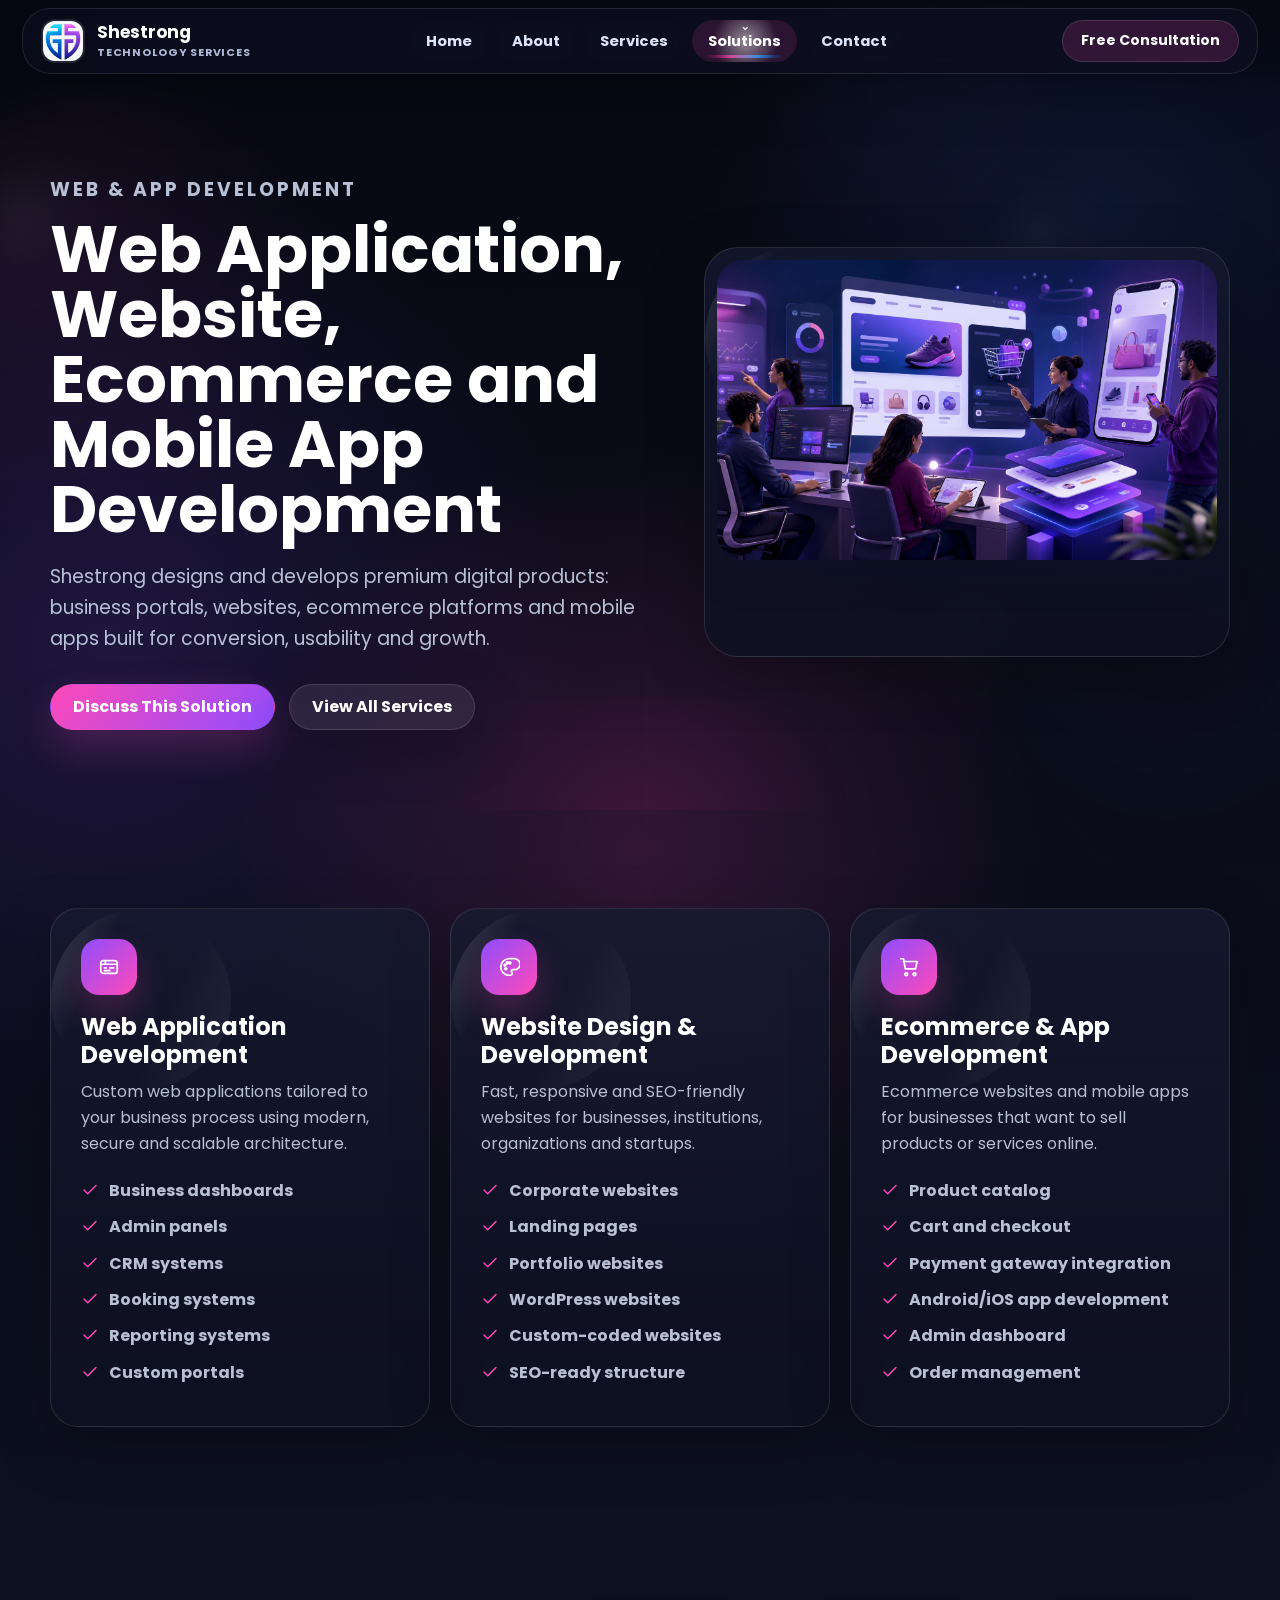
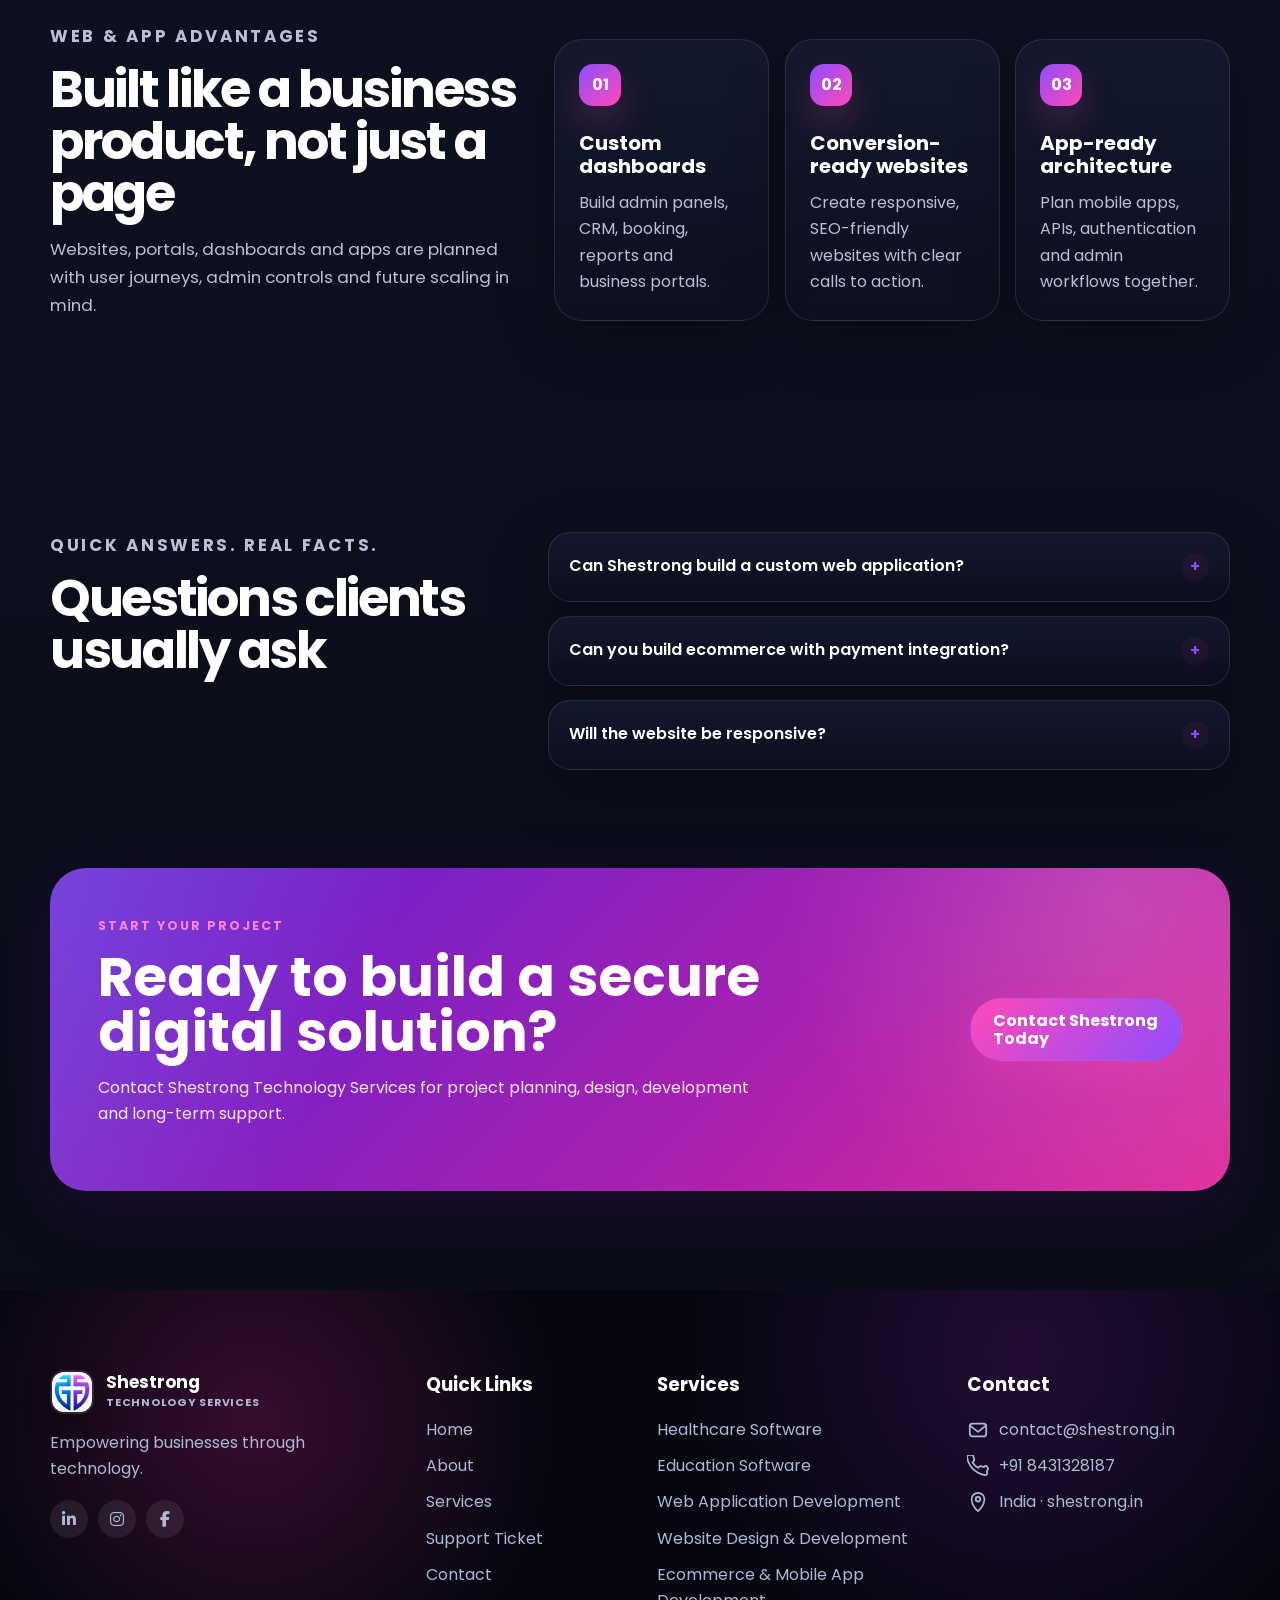
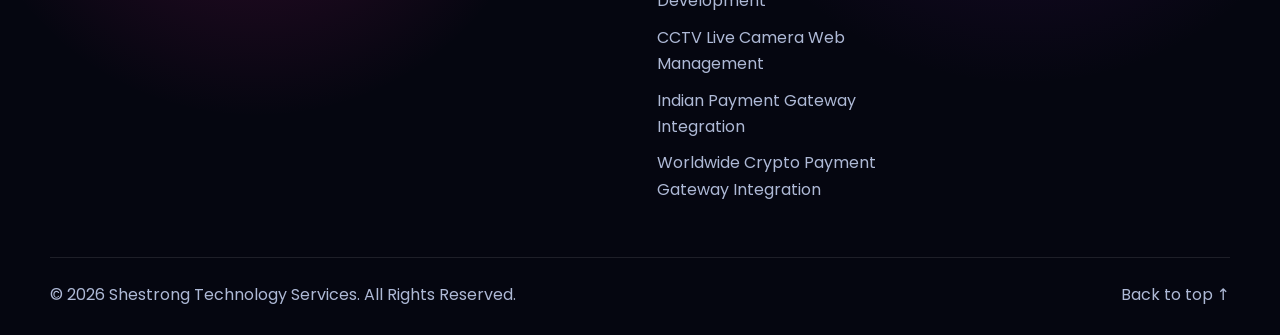
<file: web-app-development.html>
<!doctype html>
<html lang="en">
<head>
  <meta charset="utf-8" />
  <meta name="viewport" content="width=device-width, initial-scale=1" />
  <title>Web &amp; App Development | Website Design, Ecommerce and Mobile Apps</title>
  <meta name="description" content="Shestrong develops custom web applications, SEO-ready websites, ecommerce platforms, mobile apps, admin dashboards and business portals." />
  <meta name="keywords" content="website design and development, web application development, ecommerce app development, mobile app development" />
  <link rel="canonical" href="https://shestrong.in/web-app-development.html" />
  <meta property="og:title" content="Web &amp; App Development | Website Design, Ecommerce and Mobile Apps" />
  <meta property="og:description" content="Shestrong develops custom web applications, SEO-ready websites, ecommerce platforms, mobile apps, admin dashboards and business portals." />
  <meta property="og:type" content="website" />
  <meta property="og:url" content="https://shestrong.in/web-app-development.html" />
  <meta property="og:image" content="https://shestrong.in/assets/img/og-image.svg" />
  <meta name="theme-color" content="#4b126d" />
  <link rel="icon" href="assets/img/logo.png" type="image/png" />
  <link rel="preconnect" href="https://fonts.googleapis.com" />
  <link rel="preconnect" href="https://fonts.gstatic.com" crossorigin />
  <link href="https://fonts.googleapis.com/css2?family=Poppins:wght@300;400;500;600;700;800;900&display=swap" rel="stylesheet" />
  <link rel="stylesheet" href="assets/css/styles.css" />
  <link rel="stylesheet" href="https://cdnjs.cloudflare.com/ajax/libs/font-awesome/6.5.1/css/all.min.css" />
  <script type="application/ld+json">{"@context": "https://schema.org", "@type": "Organization", "name": "Shestrong Technology Services", "url": "https://shestrong.in/", "email": "contact@shestrong.in", "description": "Women empowerment-focused technology company providing software development, IT consulting, testing, healthcare software, education software, payment gateway integration, ecommerce, mobile apps and CCTV live camera web solutions.", "sameAs": []}</script>
</head>
<body>
  <div class="interactive-backdrop" aria-hidden="true">
    <span class="bg-sphere sphere-a"></span>
    <span class="bg-sphere sphere-b"></span>
    <span class="bg-sphere sphere-c"></span>
    <span class="bg-blob blob-a"></span>
    <span class="bg-blob blob-b"></span>
    <span class="bg-blob blob-c"></span>
    <span class="bg-grid"></span>
  </div>
  
    <header class="site-header" id="top">
      <div class="container nav-shell">
        <a class="brand" href="./" aria-label="Shestrong Technology Services home">
          <img src="assets/img/logo.png" alt="Shestrong Technology Services logo" />
          <span><strong>Shestrong</strong><small>Technology Services</small></span>
        </a>
        <nav class="main-nav" aria-label="Primary navigation">
          <a class="nav-link " href="./">Home</a>
          <a class="nav-link " href="about">About</a>
          <a class="nav-link " href="services">Services</a>
          <div class="nav-dropdown">
            <button class="nav-link dropdown-toggle active" type="button">Solutions</button>
            <div class="dropdown-menu">
              <a href="healthcare-software">Healthcare Software</a>
              <a href="education-software">Education Software</a>
              <a href="web-app-development">Web Application Development</a>
              <a href="web-app-development#website-design">Website Design & Development</a>
              <a href="web-app-development#ecommerce-apps">Ecommerce & Mobile App Development</a>
              <a href="cctv-live-camera-web-solutions">CCTV Live Camera Web Management</a>
              <a href="payment-gateway-integration#indian-payment-gateways">Indian Payment Gateway Integration</a>
              <a href="payment-gateway-integration#crypto-payment-gateways">Worldwide Crypto Payment Gateway Integration</a>
            </div>
          </div>
          <a class="nav-link " href="contact">Contact</a>          
        </nav>
        <div class="nav-actions">
          <a class="btn btn-small btn-ghost" href="contact">Free Consultation</a>
          <button class="menu-toggle" id="menuToggle" aria-label="Open menu" aria-expanded="false"><span></span><span></span><span></span></button>
        </div>
      </div>
      <div class="mobile-panel" id="mobilePanel">
        <a class="nav-link " href="./">Home</a><a class="nav-link " href="about">About</a><a class="nav-link " href="services">Services</a><a class="nav-link active" href="portfolio">Portfolio</a><a class="nav-link " href="contact">Contact</a>
        
        <div class="mobile-solutions">
          <strong>Solutions</strong>
          <a href="healthcare-software">Healthcare Software</a>
          <a href="education-software">Education Software</a>
          <a href="web-app-development">Web & App Development</a>
          <a href="payment-gateway-integration">Payment Gateway</a>
          <a href="cctv-live-camera-web-solutions">CCTV Web Solutions</a>
          <a href="software-testing-it-consulting">Testing & Consulting</a>
        </div>
        <a class="btn btn-primary" href="contact">Get a Free Consultation</a>
      </div>
    </header>
  <main>
<section class="inner-hero detail-hero">
  <div class="container detail-hero-grid"><div><p class="eyebrow reveal">Web & App Development</p><h1 class="reveal">Web Application, Website, Ecommerce and Mobile App Development</h1><p class="reveal">Shestrong designs and develops premium digital products: business portals, websites, ecommerce platforms and mobile apps built for conversion, usability and growth.</p><div class="hero-actions reveal"><a class="btn btn-primary" href="contact.php">Discuss This Solution</a><a class="btn btn-secondary" href="services.html">View All Services</a></div></div><div class="solution-visual reveal tilt mouse-parallax"><img src="assets/img/generated/web-app.png" class="media-cover" alt="Web Application, Website, Ecommerce and Mobile App Development illustration" /></div></div>
</section>
<section class="section-pad">
  <div class="container solution-blocks">
    <article class="solution-card reveal tilt" id="web-application-development"><span><svg class="icon" viewBox="0 0 24 24" fill="none" stroke="currentColor" stroke-width="1.9" stroke-linecap="round" stroke-linejoin="round" aria-hidden="true"><rect x="3" y="5" width="18" height="14" rx="3"/><path d="M3 9h18M8 5v4M13 13h4M7 13h2M7 16h6"/></svg></span><h2>Web Application Development</h2><p>Custom web applications tailored to your business process using modern, secure and scalable architecture.</p><ul class="tick-list"><li><svg class="icon" viewBox="0 0 24 24" fill="none" stroke="currentColor" stroke-width="1.9" stroke-linecap="round" stroke-linejoin="round" aria-hidden="true"><path d="M20 6L9 17l-5-5"/></svg><span>Business dashboards</span></li><li><svg class="icon" viewBox="0 0 24 24" fill="none" stroke="currentColor" stroke-width="1.9" stroke-linecap="round" stroke-linejoin="round" aria-hidden="true"><path d="M20 6L9 17l-5-5"/></svg><span>Admin panels</span></li><li><svg class="icon" viewBox="0 0 24 24" fill="none" stroke="currentColor" stroke-width="1.9" stroke-linecap="round" stroke-linejoin="round" aria-hidden="true"><path d="M20 6L9 17l-5-5"/></svg><span>CRM systems</span></li><li><svg class="icon" viewBox="0 0 24 24" fill="none" stroke="currentColor" stroke-width="1.9" stroke-linecap="round" stroke-linejoin="round" aria-hidden="true"><path d="M20 6L9 17l-5-5"/></svg><span>Booking systems</span></li><li><svg class="icon" viewBox="0 0 24 24" fill="none" stroke="currentColor" stroke-width="1.9" stroke-linecap="round" stroke-linejoin="round" aria-hidden="true"><path d="M20 6L9 17l-5-5"/></svg><span>Reporting systems</span></li><li><svg class="icon" viewBox="0 0 24 24" fill="none" stroke="currentColor" stroke-width="1.9" stroke-linecap="round" stroke-linejoin="round" aria-hidden="true"><path d="M20 6L9 17l-5-5"/></svg><span>Custom portals</span></li></ul></article><article class="solution-card reveal tilt" id="website-design"><span><svg class="icon" viewBox="0 0 24 24" fill="none" stroke="currentColor" stroke-width="1.9" stroke-linecap="round" stroke-linejoin="round" aria-hidden="true"><path d="M12 3a9 9 0 0 0 0 18h1.5a2 2 0 0 0 1.5-3.3 1.7 1.7 0 0 1 1.3-2.8H18a6 6 0 0 0 0-12h-6z"/><circle cx="7.5" cy="10" r="1"/><circle cx="10" cy="7.5" r="1"/><circle cx="13" cy="7.5" r="1"/><circle cx="8.5" cy="14" r="1"/></svg></span><h2>Website Design & Development</h2><p>Fast, responsive and SEO-friendly websites for businesses, institutions, organizations and startups.</p><ul class="tick-list"><li><svg class="icon" viewBox="0 0 24 24" fill="none" stroke="currentColor" stroke-width="1.9" stroke-linecap="round" stroke-linejoin="round" aria-hidden="true"><path d="M20 6L9 17l-5-5"/></svg><span>Corporate websites</span></li><li><svg class="icon" viewBox="0 0 24 24" fill="none" stroke="currentColor" stroke-width="1.9" stroke-linecap="round" stroke-linejoin="round" aria-hidden="true"><path d="M20 6L9 17l-5-5"/></svg><span>Landing pages</span></li><li><svg class="icon" viewBox="0 0 24 24" fill="none" stroke="currentColor" stroke-width="1.9" stroke-linecap="round" stroke-linejoin="round" aria-hidden="true"><path d="M20 6L9 17l-5-5"/></svg><span>Portfolio websites</span></li><li><svg class="icon" viewBox="0 0 24 24" fill="none" stroke="currentColor" stroke-width="1.9" stroke-linecap="round" stroke-linejoin="round" aria-hidden="true"><path d="M20 6L9 17l-5-5"/></svg><span>WordPress websites</span></li><li><svg class="icon" viewBox="0 0 24 24" fill="none" stroke="currentColor" stroke-width="1.9" stroke-linecap="round" stroke-linejoin="round" aria-hidden="true"><path d="M20 6L9 17l-5-5"/></svg><span>Custom-coded websites</span></li><li><svg class="icon" viewBox="0 0 24 24" fill="none" stroke="currentColor" stroke-width="1.9" stroke-linecap="round" stroke-linejoin="round" aria-hidden="true"><path d="M20 6L9 17l-5-5"/></svg><span>SEO-ready structure</span></li></ul></article><article class="solution-card reveal tilt" id="ecommerce-apps"><span><svg class="icon" viewBox="0 0 24 24" fill="none" stroke="currentColor" stroke-width="1.9" stroke-linecap="round" stroke-linejoin="round" aria-hidden="true"><path d="M6 6h15l-2 8H8L6 3H3"/><circle cx="9" cy="20" r="1.5"/><circle cx="18" cy="20" r="1.5"/></svg></span><h2>Ecommerce & App Development</h2><p>Ecommerce websites and mobile apps for businesses that want to sell products or services online.</p><ul class="tick-list"><li><svg class="icon" viewBox="0 0 24 24" fill="none" stroke="currentColor" stroke-width="1.9" stroke-linecap="round" stroke-linejoin="round" aria-hidden="true"><path d="M20 6L9 17l-5-5"/></svg><span>Product catalog</span></li><li><svg class="icon" viewBox="0 0 24 24" fill="none" stroke="currentColor" stroke-width="1.9" stroke-linecap="round" stroke-linejoin="round" aria-hidden="true"><path d="M20 6L9 17l-5-5"/></svg><span>Cart and checkout</span></li><li><svg class="icon" viewBox="0 0 24 24" fill="none" stroke="currentColor" stroke-width="1.9" stroke-linecap="round" stroke-linejoin="round" aria-hidden="true"><path d="M20 6L9 17l-5-5"/></svg><span>Payment gateway integration</span></li><li><svg class="icon" viewBox="0 0 24 24" fill="none" stroke="currentColor" stroke-width="1.9" stroke-linecap="round" stroke-linejoin="round" aria-hidden="true"><path d="M20 6L9 17l-5-5"/></svg><span>Android/iOS app development</span></li><li><svg class="icon" viewBox="0 0 24 24" fill="none" stroke="currentColor" stroke-width="1.9" stroke-linecap="round" stroke-linejoin="round" aria-hidden="true"><path d="M20 6L9 17l-5-5"/></svg><span>Admin dashboard</span></li><li><svg class="icon" viewBox="0 0 24 24" fill="none" stroke="currentColor" stroke-width="1.9" stroke-linecap="round" stroke-linejoin="round" aria-hidden="true"><path d="M20 6L9 17l-5-5"/></svg><span>Order management</span></li></ul></article>
  </div>
</section>
<section class="section-pad advantage-band">
  <div class="container advantage-layout">
    <div class="advantage-copy reveal">
      <p class="eyebrow">Web & App Advantages</p>
      <h2>Built like a business product, not just a page</h2>
      <p>Websites, portals, dashboards and apps are planned with user journeys, admin controls and future scaling in mind.</p>
    </div>
    <div class="advantage-cards"><article class="advantage-card flash-card reveal"><span>01</span><h3>Custom dashboards</h3><p>Build admin panels, CRM, booking, reports and business portals.</p></article><article class="advantage-card flash-card reveal"><span>02</span><h3>Conversion-ready websites</h3><p>Create responsive, SEO-friendly websites with clear calls to action.</p></article><article class="advantage-card flash-card reveal"><span>03</span><h3>App-ready architecture</h3><p>Plan mobile apps, APIs, authentication and admin workflows together.</p></article></div>
  </div>
</section>
<section class="section-pad faq-section">
  <div class="container faq-layout">
    <div class="faq-heading reveal"><p class="eyebrow">Quick Answers. Real Facts.</p><h2>Questions clients usually ask</h2></div>
    <div class="faq-list"><details class="faq-item reveal"><summary>Can Shestrong build a custom web application?</summary><p>Yes. Dashboards, portals, CRM systems, booking systems and reporting tools can be custom-built.</p></details><details class="faq-item reveal"><summary>Can you build ecommerce with payment integration?</summary><p>Yes. Product catalog, cart, checkout, gateway integration and order management can be included.</p></details><details class="faq-item reveal"><summary>Will the website be responsive?</summary><p>Yes. Layouts are planned for desktop, tablet and mobile views.</p></details></div>
  </div>
</section>

<section class="cta-band section-pad">
      <div class="container cta-card reveal">
        <div><p class="eyebrow">Start Your Project</p><h2>Ready to build a secure digital solution?</h2><p>Contact Shestrong Technology Services for project planning, design, development and long-term support.</p></div>
        <a class="btn btn-primary" href="contact.php">Contact Shestrong Today</a>
      </div>
    </section>
</main>
  
    <footer class="site-footer">
      <div class="footer-aurora"></div>
      <div class="container footer-grid">
        <div class="footer-brand">
          <a class="brand footer-logo" href="index.html"><img src="assets/img/logo.png" alt="Shestrong logo" /><span><strong>Shestrong</strong><small>Technology Services</small></span></a>
          <p>Empowering businesses through technology.</p>
          <div class="social-row" aria-label="Social media links">
            <a href="#" aria-label="LinkedIn"><i class="fa-brands fa-linkedin-in" aria-hidden="true"></i></a>
            <a href="#" aria-label="Instagram"><i class="fa-brands fa-instagram" aria-hidden="true"></i></a>
            <a href="#" aria-label="Facebook"><i class="fa-brands fa-facebook-f" aria-hidden="true"></i></a>
          </div>
        </div>
        <div><h3>Quick Links</h3><ul><li><a href="index.html">Home</a></li><li><a href="about.html">About</a></li><li><a href="services.html">Services</a></li><li><a href="support.shestrong.in" target="blank">Support Ticket</a></li><li><a href="contact.php">Contact</a></li></ul></div>
        <div><h3>Services</h3><ul><li><a href="healthcare-software.html">Healthcare Software</a></li><li><a href="education-software.html">Education Software</a></li><li><a href="web-app-development.html">Web Application Development</a></li><li><a href="web-app-development.html#website-design">Website Design & Development</a></li><li><a href="web-app-development.html#ecommerce-apps">Ecommerce & Mobile App Development</a></li><li><a href="cctv-live-camera-web-solutions.html">CCTV Live Camera Web Management</a></li><li><a href="payment-gateway-integration.html#indian-payment-gateways">Indian Payment Gateway Integration</a></li><li><a href="payment-gateway-integration.html#crypto-payment-gateways">Worldwide Crypto Payment Gateway Integration</a></li></ul></div>
        <div><h3>Contact</h3><ul class="footer-contact"><li><svg class="icon" viewBox="0 0 24 24" fill="none" stroke="currentColor" stroke-width="1.9" stroke-linecap="round" stroke-linejoin="round" aria-hidden="true"><rect x="3" y="5" width="18" height="14" rx="3"/><path d="M3 7l9 7 9-7"/></svg> <a href="mailto:contact@shestrong.in">contact@shestrong.in</a></li><li><svg class="icon" viewBox="0 0 24 24" fill="none" stroke="currentColor" stroke-width="1.9" stroke-linecap="round" stroke-linejoin="round" aria-hidden="true"><path d="M22 16.92v3a2 2 0 0 1-2.18 2 19.8 19.8 0 0 1-8.63-3.07A19.5 19.5 0 0 1 3.15 10.8 19.8 19.8 0 0 1 .08 2.18 2 2 0 0 1 2.06 0h3a2 2 0 0 1 2 1.72c.13.96.35 1.9.67 2.8a2 2 0 0 1-.45 2.11L6 7.91a16 16 0 0 0 6.09 6.09l1.28-1.28a2 2 0 0 1 2.11-.45c.9.32 1.84.54 2.8.67A2 2 0 0 1 22 16.92z"/></svg> <a href="tel:+91 8431328187">+91 8431328187</a></li><li><svg class="icon" viewBox="0 0 24 24" fill="none" stroke="currentColor" stroke-width="1.9" stroke-linecap="round" stroke-linejoin="round" aria-hidden="true"><path d="M12 22s7-6 7-13a7 7 0 1 0-14 0c0 7 7 13 7 13z"/><circle cx="12" cy="9" r="2.5"/></svg> India · shestrong.in</li></ul></div>
      </div>
      <div class="container footer-bottom"><p>© 2026 Shestrong Technology Services. All Rights Reserved.</p><a href="#top">Back to top ↑</a></div>
    </footer>
  <script src="assets/js/main.js"></script>
</body>
</html>
</file>
<file: assets/css/styles.css>
:root{
  --purple:#4b126d;
  --purple-2:#6e1a92;
  --magenta:#d9238f;
  --pink:#ff4fb8;
  --navy:#07172f;
  --navy-2:#0d2344;
  --ink:#111827;
  --muted:#65728a;
  --line:rgba(90,43,120,.14);
  --soft:#f7f2fb;
  --white:#fff;
  --shadow:0 24px 70px rgba(17,24,39,.13);
  --shadow-soft:0 16px 45px rgba(75,18,109,.12);
  --radius:28px;
  --radius-sm:18px;
  --container:1180px;
}
*{box-sizing:border-box}
html{scroll-behavior:smooth}
body{margin:0;font-family:Inter,system-ui,-apple-system,Segoe UI,sans-serif;color:var(--ink);background:#fff;line-height:1.65;overflow-x:hidden}
body.nav-open{overflow:hidden}
a{color:inherit;text-decoration:none}
img{max-width:100%;display:block}
.container{width:min(var(--container),calc(100% - 40px));margin-inline:auto}.container.narrow{max-width:920px;text-align:center}
.icon{width:22px;height:22px;flex:0 0 auto}
.site-header{position:sticky;top:0;z-index:80;background:rgba(255,255,255,.82);backdrop-filter:blur(18px);border-bottom:1px solid rgba(75,18,109,.08);transition:.25s ease}.site-header.scrolled{box-shadow:0 10px 30px rgba(7,23,47,.08)}
.nav-shell{height:82px;display:flex;align-items:center;justify-content:space-between;gap:24px}.brand{display:flex;align-items:center;gap:12px;font-weight:700}.brand img{width:46px;height:46px}.brand span{display:flex;flex-direction:column;line-height:1.05}.brand strong{font-size:1.13rem;color:var(--purple)}.brand small{font-size:.72rem;color:var(--muted);letter-spacing:.08em;text-transform:uppercase;margin-top:5px}
.main-nav{display:flex;align-items:center;gap:4px}.nav-link{font-weight:700;font-size:.94rem;color:#334155;padding:12px 14px;border-radius:999px;border:0;background:transparent;cursor:pointer}.nav-link:hover,.nav-link.active{color:var(--purple);background:rgba(217,35,143,.08)}.nav-dropdown{position:relative}.dropdown-toggle:after{content:'⌄';font-size:.78rem;margin-left:5px}.dropdown-menu{position:absolute;right:0;top:110%;width:310px;padding:14px;border-radius:20px;background:#fff;box-shadow:var(--shadow);border:1px solid var(--line);opacity:0;visibility:hidden;transform:translateY(12px);transition:.2s ease}.nav-dropdown:hover .dropdown-menu{opacity:1;visibility:visible;transform:translateY(0)}.dropdown-menu a{display:block;padding:10px 12px;border-radius:13px;color:#475569;font-weight:650}.dropdown-menu a:hover{background:var(--soft);color:var(--purple)}
.nav-actions{display:flex;align-items:center;gap:12px}.menu-toggle{display:none;width:46px;height:46px;border:1px solid var(--line);border-radius:14px;background:#fff;align-items:center;justify-content:center;flex-direction:column;gap:5px}.menu-toggle span{width:20px;height:2px;background:var(--purple);border-radius:2px;transition:.2s ease}.nav-open .menu-toggle span:nth-child(1){transform:translateY(7px) rotate(45deg)}.nav-open .menu-toggle span:nth-child(2){opacity:0}.nav-open .menu-toggle span:nth-child(3){transform:translateY(-7px) rotate(-45deg)}.mobile-panel{display:none}
.btn{display:inline-flex;align-items:center;justify-content:center;gap:10px;padding:13px 22px;border-radius:999px;font-weight:700;border:1px solid transparent;transition:.25s ease;cursor:pointer;line-height:1.1}.btn:hover{transform:translateY(-2px)}.btn-primary{background:linear-gradient(135deg,var(--magenta),var(--purple));color:#fff;box-shadow:0 16px 35px rgba(217,35,143,.26)}.btn-secondary{background:#fff;color:var(--purple);border-color:rgba(75,18,109,.16);box-shadow:var(--shadow-soft)}.btn-ghost{background:rgba(75,18,109,.06);color:var(--purple)}.btn-light{background:#fff;color:var(--purple)}.btn-small{padding:10px 15px;font-size:.88rem}.btn-inline{padding:11px 0;color:var(--purple);background:transparent;border:0;box-shadow:none}.btn-inline:hover{transform:none;color:var(--magenta)}
.page-loader{position:fixed;inset:0;background:var(--navy);z-index:999;display:grid;place-items:center;animation:loaderOut .55s ease 1.05s forwards}.page-loader span{width:70px;height:70px;border-radius:999px;border:4px solid rgba(255,255,255,.12);border-top-color:var(--pink);animation:spin .75s linear infinite}@keyframes spin{to{transform:rotate(360deg)}}@keyframes loaderOut{to{opacity:0;visibility:hidden}}
.cursor-glow{position:fixed;width:360px;height:360px;border-radius:50%;background:radial-gradient(circle,rgba(217,35,143,.16),transparent 62%);pointer-events:none;z-index:0;transform:translate(-50%,-50%);mix-blend-mode:multiply;opacity:.7}.hero,.inner-hero{position:relative;isolation:isolate;overflow:hidden;background:radial-gradient(circle at 10% 10%,rgba(217,35,143,.13),transparent 30%),linear-gradient(135deg,#fff 0%,#f7f2fb 45%,#eef5ff 100%)}.hero-home{min-height:calc(100vh - 82px);display:flex;align-items:center}.hero-grid{display:grid;grid-template-columns:1.04fr .96fr;align-items:center;gap:64px;padding:86px 0 70px}.eyebrow{font-weight:700;text-transform:uppercase;letter-spacing:.16em;color:var(--magenta);font-size:.78rem;margin:0 0 12px}.hero h1,.inner-hero h1{font-size:70px;line-height:.96;letter-spacing:-.07em;margin:0;color:var(--navy);font-weight:700}.hero-sub,.inner-hero p{font-size:1.18rem;color:#475569;max-width:760px}.hero-actions{display:flex;gap:14px;flex-wrap:wrap;margin-top:30px}.trust-strip{display:flex;gap:10px;flex-wrap:wrap;margin-top:30px}.trust-strip span{padding:9px 13px;background:rgba(255,255,255,.76);border:1px solid rgba(75,18,109,.1);border-radius:999px;font-size:.86rem;font-weight:750;color:#475569}.hero-art{position:relative;min-height:570px}.glass-panel{background:rgba(255,255,255,.64);border:1px solid rgba(255,255,255,.8);box-shadow:var(--shadow);backdrop-filter:blur(18px);border-radius:40px}.main-visual{padding:22px;position:absolute;inset:20px 0 0 0;overflow:hidden}.main-visual:before{content:'';position:absolute;inset:auto -12% -18% 8%;height:48%;background:linear-gradient(135deg,var(--purple),var(--magenta));filter:blur(45px);opacity:.22}.floating-card{position:absolute;background:rgba(255,255,255,.9);border:1px solid rgba(75,18,109,.08);box-shadow:var(--shadow-soft);border-radius:22px;padding:18px 20px;max-width:210px;animation:floaty 5s ease-in-out infinite}.floating-card strong{display:block;font-size:1.8rem;color:var(--purple)}
.floating-card span{color: #321736;font-weight:500;font-size:15px}.fc-one{left:-28px;bottom:68px}.fc-two{right:-18px;top:68px;animation-delay:.9s}@keyframes floaty{50%{transform:translateY(-14px)}}.orb{position:absolute;border-radius:50%;filter:blur(10px);z-index:-1}.orb-one{width:290px;height:290px;background:rgba(217,35,143,.16);left:8%;top:18%}.orb-two{width:230px;height:230px;background:rgba(75,18,109,.14);right:8%;bottom:12%}.orb-three{width:150px;height:150px;background:rgba(0,133,255,.13);right:38%;top:18%}.scroll-cue{position:absolute;bottom:22px;left:50%;transform:translateX(-50%);display:flex;align-items:center;gap:10px;color:#64748b;font-weight:700;font-size:.8rem;text-transform:uppercase;letter-spacing:.1em}.scroll-cue span{width:24px;height:38px;border:2px solid rgba(75,18,109,.18);border-radius:999px;position:relative}.scroll-cue span:after{content:'';position:absolute;top:7px;left:50%;width:4px;height:8px;border-radius:3px;background:var(--magenta);transform:translateX(-50%);animation:scrollDot 1.4s infinite}@keyframes scrollDot{80%{transform:translate(-50%,15px);opacity:0}}
.section-pad{padding:98px 0}.section-head{text-align:center;margin:0 auto 44px}
.section-head h2,.split-grid h2,.cta-card h2,.seo-card h2,.about-grid h2{font-size:55px;line-height:1;letter-spacing:0;color:var(--navy);margin:0 0 18px}.section-head p,.lead{font-size:1.08rem;color:var(--muted)}.service-grid{display:grid;grid-template-columns:repeat(5,1fr);gap:18px}.service-card,.project-card,.industry-card,.value-card,.mission-card,.detail-card,.solution-card,.seo-card,.contact-form,.contact-panel{background:#fff;border:1px solid rgba(75,18,109,.10);box-shadow:0 12px 36px rgba(16,24,40,.07);border-radius:var(--radius);transition:.25s ease;position:relative;overflow:hidden}.service-card{padding:24px;min-height:278px;display:flex;flex-direction:column}.service-card:before,.project-card:before,.detail-card:before,.solution-card:before{content:'';position:absolute;inset:0;background:linear-gradient(135deg,rgba(217,35,143,.10),rgba(75,18,109,.04),transparent);opacity:0;transition:.25s ease}.service-card:hover,.project-card:hover,.detail-card:hover,.solution-card:hover{transform:translateY(-7px);box-shadow:var(--shadow)}.service-card:hover:before,.project-card:hover:before,.detail-card:hover:before,.solution-card:hover:before{opacity:1}.service-icon,.detail-icon,.contact-item span,.solution-card>span{width:56px;height:56px;border-radius:18px;background:linear-gradient(135deg,var(--purple),var(--magenta));color:#fff;display:grid;place-items:center;margin-bottom:18px;box-shadow:0 16px 30px rgba(75,18,109,.18)}.service-card h3,.industry-card h3,.value-card h3,.mission-card h2,.project-card h2,.solution-card h2,.detail-card h2{margin:0 0 10px;color:var(--navy);line-height:1.16}.service-card p,.project-card p,.detail-card p,.solution-card p,.mission-card p{color:var(--muted);margin:0}.card-link{margin-top:auto;padding-top:22px;color:var(--purple);font-weight:700;display:flex;align-items:center;gap:6px}.why-section,.soft-bg,.process-section{background:linear-gradient(135deg,#fbf7ff 0%,#eef5ff 100%)}.split-grid{display:grid;grid-template-columns:.9fr 1.1fr;gap:56px;align-items:center}.feature-list{display:grid;grid-template-columns:repeat(2,1fr);gap:14px}.feature-pill{display:flex;align-items:center;gap:13px;padding:18px;border-radius:20px;background:#fff;border:1px solid rgba(75,18,109,.09);font-weight:700;color:#344054;box-shadow:0 10px 28px rgba(75,18,109,.08)}.feature-pill .icon{color:var(--magenta)}.industry-grid{display:grid;grid-template-columns:repeat(4,1fr);gap:18px}.industry-card{padding:28px;min-height:150px;background:linear-gradient(180deg,#fff,#fbf7ff)}.industry-card span{font-weight:700;color:var(--magenta)}.seo-card{padding:42px;text-align:center;max-width:960px;margin:auto;background:linear-gradient(135deg,var(--navy),#37115b);color:#fff}.seo-card .icon{width:46px;height:46px;margin:auto auto 16px;color:#ff9bd4}.seo-card h2{color:#fff}.seo-card p{color:#dbe6f4;margin:0}.cta-band{padding-top:0}.cta-card{display:flex;align-items:center;justify-content:space-between;gap:30px;padding:48px;border-radius:36px;background:radial-gradient(circle at 90% 10%,rgba(255,255,255,.2),transparent 26%),linear-gradient(135deg,var(--purple),var(--magenta));color:#fff;box-shadow:0 22px 65px rgba(75,18,109,.22)}.cta-card h2{color:#fff;margin-bottom:8px}.cta-card p{max-width:660px;color:#f6e9ff}.cta-card .eyebrow{color:#ffd6ef}.inner-hero{padding:92px 0 72px}.inner-hero:after{content:'';position:absolute;left:50%;bottom:-170px;width:600px;height:280px;transform:translateX(-50%);background:radial-gradient(circle,rgba(217,35,143,.18),transparent 65%);z-index:-1}.inner-hero h1{font-size:clamp(2.2rem,5vw,4.8rem)}.about-grid,.detail-hero-grid,.contact-grid{display:grid;grid-template-columns:.92fr 1.08fr;gap:54px;align-items:center}.about-card{padding:24px;background:linear-gradient(135deg,#fff,#fbf7ff)}.mini-stats{display:grid;grid-template-columns:repeat(3,1fr);gap:12px;margin-top:26px}.mini-stats span{display:flex;flex-direction:column;padding:18px;border-radius:18px;background:var(--soft);font-weight:700;color:#475569}.mini-stats strong{font-size:1.7rem;color:var(--purple)}.mission-grid{display:grid;grid-template-columns:repeat(2,1fr);gap:22px}.mission-card{padding:34px}.mission-card span{color:var(--magenta)}.values-grid{display:grid;grid-template-columns:repeat(6,1fr);gap:15px}.value-card{padding:24px;text-align:center}.value-card span{width:48px;height:48px;margin:0 auto 12px;border-radius:16px;background:var(--soft);color:var(--magenta);display:grid;place-items:center}.detailed-list{display:grid;gap:22px}.detail-card{display:grid;grid-template-columns:82px 1fr;gap:20px;padding:32px}.tick-list{display:grid;grid-template-columns:repeat(2,minmax(0,1fr));gap:10px 16px;padding:0;margin:20px 0 10px;list-style:none}.tick-list li{display:flex;align-items:flex-start;gap:10px;color:#475569;font-weight:650}.tick-list .icon{color:var(--magenta);width:18px;height:18px;margin-top:3px}.detail-hero-grid{grid-template-columns:1.06fr .94fr}.solution-visual{border-radius:36px;padding:24px;background:rgba(255,255,255,.68);box-shadow:var(--shadow);border:1px solid rgba(255,255,255,.8)}.solution-blocks{display:grid;grid-template-columns:repeat(3,1fr);gap:20px}.solution-card{padding:30px}.solution-card .tick-list{grid-template-columns:1fr}.project-grid{display:grid;grid-template-columns:repeat(4,1fr);gap:18px}.project-card{padding:30px;min-height:286px;display:flex;flex-direction:column;background:linear-gradient(180deg,#fff,#fbf7ff)}.project-number{font-size:.8rem;letter-spacing:.15em;color:var(--magenta);font-weight:700}.timeline{display:grid;grid-template-columns:repeat(4,1fr);gap:16px}.timeline div{padding:25px;border-radius:24px;background:#fff;border:1px solid rgba(75,18,109,.1);box-shadow:0 10px 30px rgba(16,24,40,.06)}.timeline span{display:inline-flex;width:44px;height:44px;border-radius:16px;background:linear-gradient(135deg,var(--purple),var(--magenta));color:#fff;align-items:center;justify-content:center;font-weight:700}.timeline h3{color:var(--navy)}.contact-grid{grid-template-columns:1.1fr .9fr;align-items:start}.contact-form{padding:32px}.form-row{display:grid;grid-template-columns:repeat(2,1fr);gap:16px}.contact-form label{display:block;font-weight:700;color:#263047;margin-bottom:16px}.contact-form input,.contact-form select,.contact-form textarea{width:100%;margin-top:8px;border:1px solid rgba(75,18,109,.13);border-radius:16px;padding:14px 15px;font:inherit;color:var(--ink);outline:none;background:#fff}.contact-form input:focus,.contact-form select:focus,.contact-form textarea:focus{border-color:var(--magenta);box-shadow:0 0 0 4px rgba(217,35,143,.08)}.form-note{font-size:.88rem;color:var(--muted)}.contact-panel{padding:30px;background:linear-gradient(180deg,#fff,#fbf7ff)}.contact-item{display:grid;grid-template-columns:64px 1fr;gap:16px;padding:18px 0;border-bottom:1px solid rgba(75,18,109,.09)}.contact-item h3{margin:0 0 4px;color:var(--navy)}.contact-item p{margin:0;color:var(--muted)}.contact-highlight{margin-top:22px;padding:22px;border-radius:22px;background:linear-gradient(135deg,var(--navy),var(--purple));color:#fff}.contact-highlight h3{margin:0 0 8px}.contact-highlight p{margin:0;color:#e4d7f2}.site-footer{position:relative;background:var(--navy);color:#fff;padding:80px 0 26px;overflow:hidden}.footer-aurora{position:absolute;inset:0;background:radial-gradient(circle at 20% 20%,rgba(217,35,143,.23),transparent 26%),radial-gradient(circle at 80% 10%,rgba(110,26,146,.28),transparent 28%);pointer-events:none}.footer-grid{position:relative;display:grid;grid-template-columns:1.3fr .75fr 1.05fr 1fr;gap:34px}.footer-logo strong{color:#fff}.footer-logo small{color:#cbd5e1}.footer-brand p,.site-footer li,.site-footer a{color:#cbd5e1}.site-footer h3{margin:0 0 16px;color:#fff}.site-footer ul{list-style:none;padding:0;margin:0;display:grid;gap:10px}.site-footer a:hover{color:#fff}.social-row{display:flex;gap:10px;margin-top:18px}.social-row a{width:38px;height:38px;border-radius:50%;display:grid;place-items:center;background:rgba(255,255,255,.08);font-weight:700;text-transform:uppercase}.footer-contact li{display:flex;gap:10px;align-items:center}.footer-bottom{position:relative;margin-top:54px;padding-top:24px;border-top:1px solid rgba(255,255,255,.12);display:flex;justify-content:space-between;gap:20px;color:#cbd5e1}.footer-bottom p{margin:0}.reveal{opacity:0;transform:translateY(24px);transition:opacity .68s ease,transform .68s ease}.reveal.show{opacity:1;transform:translateY(0)}
@media(max-width:1120px){.service-grid{grid-template-columns:repeat(3,1fr)}.project-grid,.industry-grid{grid-template-columns:repeat(2,1fr)}.values-grid{grid-template-columns:repeat(3,1fr)}.solution-blocks{grid-template-columns:1fr}.timeline{grid-template-columns:repeat(2,1fr)}}
@media(max-width:700px){.main-nav,.nav-actions .btn{display:none}.menu-toggle{display:flex}.mobile-panel{position:fixed;inset:82px 16px auto 16px;border-radius:24px;background:#fff;border:1px solid var(--line);box-shadow:var(--shadow);padding:18px;display:grid;gap:6px;opacity:0;visibility:hidden;transform:translateY(-14px);transition:.22s ease;z-index:90}.nav-open .mobile-panel{opacity:1;visibility:visible;transform:translateY(0)}.mobile-panel .nav-link{display:block}.hero-grid,.split-grid,.about-grid,.detail-hero-grid,.contact-grid{grid-template-columns:1fr}.hero-home{min-height:auto}.hero-grid{padding-top:62px}.hero-art{min-height:480px;order:-1}.service-grid{grid-template-columns:repeat(2,1fr)}.footer-grid{grid-template-columns:1fr 1fr}.cta-card{align-items:flex-start;flex-direction:column}.tick-list{grid-template-columns:1fr}.detail-card{grid-template-columns:1fr}.detail-icon{margin-bottom:0}.cursor-glow{display:none}}
@media(max-width:640px){.container{width:min(100% - 28px,var(--container))}.nav-shell{height:74px}.mobile-panel{inset:74px 12px auto 12px}.brand small{display:none}.brand img{width:42px;height:42px}.hero h1,.inner-hero h1{letter-spacing: 0}.hero-grid{gap:28px}.hero-art{min-height:360px}.main-visual{inset:0}.floating-card{display:none}.service-grid,.industry-grid,.values-grid,.mission-grid,.project-grid,.timeline,.form-row,.mini-stats,.feature-list{grid-template-columns:1fr}.section-pad{padding:68px 0}.inner-hero{padding:62px 0}.footer-grid{grid-template-columns:1fr}.footer-bottom{flex-direction:column}.cta-card{padding:30px;border-radius:26px}.contact-form,.contact-panel{padding:22px}.scroll-cue{display:none}}


/* ==== Shestrong enhanced 3D update ==== */
:root{
  --mx:50%;
  --my:24%;
  --mouse-x:0px;
  --mouse-y:0px;
}
body{
  font-family:Poppins,system-ui,-apple-system,Segoe UI,sans-serif;
  background:
    radial-gradient(circle 640px at var(--mx) var(--my), rgba(217,35,143,.09), transparent 58%),
    radial-gradient(circle 520px at calc(100% - var(--mx)) calc(100% - var(--my)), rgba(75,18,109,.08), transparent 60%),
    linear-gradient(180deg,#ffffff 0%,#fdfaff 36%,#f8f2fd 100%);
}
h1,h2,h3,h4,h5,h6,.brand strong,.nav-link,.btn{font-family:Poppins,system-ui,-apple-system,Segoe UI,sans-serif}
.site-header, main, .site-footer{position:relative;z-index:1}
.cursor-glow{width:420px;height:420px;opacity:.95;mix-blend-mode:screen;transition:transform .08s linear}
.interactive-backdrop{position:fixed;inset:0;overflow:hidden;pointer-events:none;z-index:0}
.bg-blob,.bg-grid{position:absolute;inset:auto}
.bg-blob{border-radius:50%;filter:blur(16px);opacity:.34;transition:transform .18s linear}
.blob-a{width:440px;height:440px;left:-120px;top:10vh;background:radial-gradient(circle at 30% 30%, rgba(255,79,184,.58), rgba(217,35,143,.12) 55%, transparent 72%);transform:translate3d(calc((var(--mouse-x) - 50vw) * -.02),calc((var(--mouse-y) - 40vh) * -.02),0)}
.blob-b{width:360px;height:360px;right:-80px;top:52vh;background:radial-gradient(circle at 50% 50%, rgba(75,18,109,.45), rgba(0,133,255,.10) 58%, transparent 72%);transform:translate3d(calc((var(--mouse-x) - 50vw) * .018),calc((var(--mouse-y) - 40vh) * .018),0)}
.blob-c{width:300px;height:300px;left:58%;top:-60px;background:radial-gradient(circle at 50% 50%, rgba(78,114,255,.26), rgba(217,35,143,.08) 58%, transparent 74%);transform:translate3d(calc((var(--mouse-x) - 50vw) * -.012),calc((var(--mouse-y) - 40vh) * -.016),0)}
.bg-grid{inset:-8%;background-image:linear-gradient(rgba(75,18,109,.05) 1px, transparent 1px),linear-gradient(90deg, rgba(75,18,109,.05) 1px, transparent 1px);background-size:72px 72px;mask-image:radial-gradient(circle at center, rgba(0,0,0,.68), transparent 82%);opacity:.55;transform:perspective(1200px) rotateX(76deg) translateY(68vh);transform-origin:center center}
.hero,.inner-hero,.section-pad,.site-footer{backdrop-filter:saturate(1.03)}
.inner-hero .container.narrow{
  background:rgba(255,255,255,.56);
  border:1px solid rgba(75,18,109,.10);
  border-radius:32px;
  padding:28px 26px;
  box-shadow:0 20px 60px rgba(75,18,109,.10);
  backdrop-filter:blur(10px);
}
.hero-copy,.hero-art,.main-visual,.solution-visual,.about-card{transform-style:preserve-3d}
.main-visual,.solution-visual,.about-card,.contact-form,.contact-panel,.cta-card,.seo-card,.mission-card,.value-card,.service-card,.project-card,.feature-pill,.detail-card,.industry-card,.solution-card{
  backdrop-filter:blur(10px);
}
.main-visual{
  overflow:hidden;
  border:1px solid rgba(255,255,255,.85);
  box-shadow:0 30px 80px rgba(16,24,40,.18);
}
.main-visual:after{
  content:'';
  position:absolute;
  inset:0;
  background:linear-gradient(180deg, rgba(255,255,255,.10), transparent 28%, rgba(75,18,109,.08) 100%);
  pointer-events:none;
}
.media-cover{width:100%;height:100%;object-fit:cover;display:block;border-radius:inherit}
.main-visual .media-cover{min-height:525px}
.about-card,.solution-visual{padding:12px;overflow:hidden;min-height:360px;border-radius:34px}
.about-card img,.solution-visual img{border-radius:26px;box-shadow:0 14px 40px rgba(8,15,44,.18)}
.service-card,.project-card,.value-card,.mission-card,.feature-pill,.detail-card,.industry-card,.solution-card,.contact-form,.contact-panel,.about-card,.solution-visual,.cta-card,.seo-card,.main-visual{
  transform-style:preserve-3d;
  will-change:transform;
  transition:transform .18s ease, box-shadow .35s ease, border-color .28s ease, background .3s ease;
}
.tilt > *,.service-card > *,.project-card > *,.value-card > *,.mission-card > *,.feature-pill > *,.detail-card > *,.industry-card > *,.solution-card > *,.contact-form > *,.contact-panel > *,.about-card > *,.solution-visual > *,.cta-card > *,.seo-card > *,.main-visual > *{
  transform:translateZ(0);
  transition:transform .28s ease;
}
.tilt:hover .service-icon,
.tilt:hover .detail-icon,
.tilt:hover .project-number,
.tilt:hover h2,
.tilt:hover h3,
.tilt:hover p,
.tilt:hover .card-link,
.tilt:hover .btn,
.tilt:hover img,
.tilt:hover .hero-actions,
.tilt:hover .mini-stats,
.tilt:hover .contact-item,
.tilt:hover .contact-highlight{transform:translateZ(22px)}
.service-card,.project-card,.detail-card,.solution-card{background:linear-gradient(180deg, rgba(255,255,255,.92), rgba(255,255,255,.86))}
.service-card:hover,.project-card:hover,.detail-card:hover,.solution-card:hover,.value-card:hover,.mission-card:hover,.feature-pill:hover,.contact-form:hover,.contact-panel:hover,.industry-card:hover,.about-card:hover,.solution-visual:hover{border-color:rgba(217,35,143,.22)}
.service-card .service-icon,.detail-icon,.contact-item span,.solution-card>span{box-shadow:0 14px 30px rgba(75,18,109,.24), inset 0 1px 0 rgba(255,255,255,.35)}
.service-card::after,.detail-card::after,.solution-card::after,.value-card::after,.mission-card::after,.contact-form::after,.contact-panel::after,.about-card::after,.solution-visual::after{
  content:'';
  position:absolute;
  inset:auto -20% -30% auto;
  width:180px;
  height:180px;
  border-radius:50%;
  background:radial-gradient(circle, rgba(217,35,143,.14), transparent 70%);
  pointer-events:none;
}
.hero-art .floating-card{backdrop-filter:blur(14px);border-color:rgba(255,255,255,.48)}
.hero-art .floating-card strong,.hero-art .floating-card span{transform:translateZ(18px)}
.hero-home .hero-grid{position:relative}
.hero-home .hero-copy{position:relative;z-index:1}
.hero-home .hero-copy::before{
  content:'';
  position:absolute;
  left:-40px;
  top:-30px;
  width:160px;
  height:160px;
  border-radius:28px;
  background:linear-gradient(135deg, rgba(255,255,255,.55), rgba(255,255,255,0));
  filter:blur(18px);
  z-index:-1;
}
.hero-sub{max-width:680px}
.solution-visual::before,.about-card::before,.main-visual::before{
  content:'';
  position:absolute;
  inset:0;
  background:linear-gradient(145deg, rgba(255,255,255,.2), transparent 26%, rgba(217,35,143,.08) 100%);
  pointer-events:none;
  z-index:1;
}
.project-card{padding:174px 24px 28px;isolation:isolate;overflow:hidden}
.project-card::before{z-index:1}
.project-card::after{
  content:'';
  position:absolute;
  left:18px;
  right:18px;
  top:18px;
  height:132px;
  border-radius:22px;
  background-size:cover;
  background-position:center;
  box-shadow:inset 0 -60px 60px rgba(7,23,47,.18), 0 10px 20px rgba(7,23,47,.12);
  z-index:0;
}
.project-card>*{position:relative;z-index:2}
.project-card:nth-child(1)::after,.project-card:nth-child(2)::after{background-image:url('../img/generated/healthcare.png')}
.project-card:nth-child(3)::after,.project-card:nth-child(4)::after{background-image:url('../img/generated/education.png')}
.project-card:nth-child(5)::after,.project-card:nth-child(8)::after{background-image:url('../img/generated/web-app.png')}
.project-card:nth-child(6)::after{background-image:url('../img/generated/payments.png')}
.project-card:nth-child(7)::after{background-image:url('../img/generated/cctv.png')}
.form-alert{padding:14px 16px;border-radius:16px;margin-bottom:18px;font-weight:600}
.form-alert.success{background:rgba(34,197,94,.12);border:1px solid rgba(34,197,94,.25);color:#166534}
.form-alert.error{background:rgba(239,68,68,.10);border:1px solid rgba(239,68,68,.20);color:#991b1b}
.contact-form input[type="hidden"]{display:none}
.contact-form{position:relative;overflow:hidden}
.contact-form::before{
  content:'';
  position:absolute;
  inset:-1px;
  border-radius:inherit;
  padding:1px;
  background:linear-gradient(135deg, rgba(217,35,143,.32), rgba(75,18,109,.08), rgba(0,133,255,.14));
  -webkit-mask:linear-gradient(#fff 0 0) content-box, linear-gradient(#fff 0 0);
  -webkit-mask-composite:xor;
          mask-composite:exclude;
  pointer-events:none;
}
.contact-panel .contact-highlight{position:relative;overflow:hidden}
.contact-panel .contact-highlight:after{
  content:'';
  position:absolute;
  inset:auto -18% -45% auto;
  width:160px;
  height:160px;
  border-radius:50%;
  background:radial-gradient(circle, rgba(255,255,255,.18), transparent 70%);
}
.site-footer{background:linear-gradient(180deg, #0a1532 0%, #081225 100%)}
.footer-grid,.footer-bottom{position:relative;z-index:1}
@media(max-width:1120px){
  .main-visual .media-cover{min-height:440px}
}
@media(max-width:700px){
  .bg-grid{opacity:.35}
  .project-card{padding-top:168px}
  .inner-hero .container.narrow{padding:24px 18px}
}
@media(max-width:640px){
  .main-visual .media-cover{min-height:300px}
  .about-card,.solution-visual{min-height:270px}
  .project-card{padding-top:152px}
  .project-card::after{left:14px;right:14px;top:14px;height:118px}
  .cursor-glow,.interactive-backdrop{display:none}
 }

/* ===== immersive motion / cursor / header v2 ===== */
:root{
  --header-blur:18px;
}
@media (hover:hover) and (pointer:fine){
  body{cursor:none}
  a,button,input,select,textarea,label,.tilt,.nav-link{cursor:none}
}
.site-header{
  background:transparent;
  border-bottom:0;
  padding:12px 0 0;
}
.site-header::before{
  content:'';
  position:absolute;
  inset:6px 0 auto 0;
  height:94px;
  background:linear-gradient(180deg, rgba(255,255,255,.08), transparent 100%);
  pointer-events:none;
}
.nav-shell{
  min-height:74px;
  height:auto;
  padding:12px 18px;
  background:linear-gradient(180deg, rgba(255,255,255,.62), rgba(255,255,255,.40));
  border:1px solid rgba(255,255,255,.55);
  border-radius:26px;
  box-shadow:0 16px 50px rgba(10,16,40,.10), inset 0 1px 0 rgba(255,255,255,.75);
  backdrop-filter:blur(var(--header-blur)) saturate(1.35);
  -webkit-backdrop-filter:blur(var(--header-blur)) saturate(1.35);
  position:relative;
  overflow:hidden;
}
.nav-shell::before{
  content:'';
  position:absolute;
  inset:-1px;
  background:linear-gradient(120deg, rgba(255,255,255,.45), rgba(255,255,255,0) 32%, rgba(217,35,143,.14) 55%, rgba(0,133,255,.10) 72%, rgba(255,255,255,.20));
  opacity:.8;
  pointer-events:none;
}
.nav-shell::after{
  content:'';
  position:absolute;
  width:240px;
  height:240px;
  right:-100px;
  top:-160px;
  background:radial-gradient(circle, rgba(255,255,255,.65), rgba(255,255,255,0) 70%);
  pointer-events:none;
}
.site-header.scrolled .nav-shell{
  box-shadow:0 18px 60px rgba(10,16,40,.16), inset 0 1px 0 rgba(255,255,255,.72);
  transform:translateY(-1px);
}
.brand, .main-nav, .nav-actions{position:relative;z-index:1}
.brand img{
  border-radius:16px;
  box-shadow:0 10px 24px rgba(75,18,109,.15);
  background:rgba(255,255,255,.82);
  padding:2px;
}
.main-nav{gap:8px}
.nav-link{
  position:relative;
  overflow:hidden;
  padding:12px 16px;
  backdrop-filter:blur(8px);
}
.nav-link::before{
  content:'';
  position:absolute;
  inset:auto auto 0 14px;
  width:calc(100% - 28px);
  height:2px;
  background:linear-gradient(90deg, rgba(217,35,143,0), rgba(217,35,143,.9), rgba(0,133,255,.8), rgba(217,35,143,0));
  transform:scaleX(.25);
  opacity:0;
  transition:.26s ease;
}
.nav-link::after{
  content:'';
  position:absolute;
  inset:0;
  background:radial-gradient(circle at var(--nx,50%) 50%, rgba(255,255,255,.5), transparent 58%);
  opacity:0;
  transition:.25s ease;
}
.nav-link:hover,.nav-link.active,.dropdown-toggle:hover{
  background:linear-gradient(180deg, rgba(255,255,255,.72), rgba(255,255,255,.42));
  color:var(--purple);
  box-shadow:inset 0 1px 0 rgba(255,255,255,.8), 0 10px 20px rgba(75,18,109,.10);
}
.nav-link:hover::before,.nav-link.active::before,.dropdown-toggle:hover::before,
.nav-link:hover::after,.nav-link.active::after,.dropdown-toggle:hover::after{opacity:1;transform:scaleX(1)}
.dropdown-menu{
  top:calc(100% + 12px);
  border-radius:24px;
  background:linear-gradient(180deg, rgba(255,255,255,.78), rgba(255,255,255,.60));
  backdrop-filter:blur(18px) saturate(1.4);
  -webkit-backdrop-filter:blur(18px) saturate(1.4);
}
.mobile-panel{
  background:linear-gradient(180deg, rgba(255,255,255,.82), rgba(255,255,255,.70));
  backdrop-filter:blur(20px) saturate(1.35);
}
.cursor-ring,.cursor-core,.cursor-trails{position:fixed;left:0;top:0;pointer-events:none;z-index:1200}
.cursor-ring{
  width:52px;height:52px;margin:-26px 0 0 -26px;border-radius:50%;
  border:1px solid rgba(255,255,255,.8);
  background:radial-gradient(circle, rgba(255,255,255,.22), rgba(255,255,255,0) 62%);
  box-shadow:0 0 0 1px rgba(217,35,143,.10), 0 0 24px rgba(217,35,143,.20), inset 0 0 20px rgba(255,255,255,.25);
  mix-blend-mode:screen;
}
.cursor-core{
  width:10px;height:10px;margin:-5px 0 0 -5px;border-radius:50%;
  background:radial-gradient(circle, #fff 0%, #ff7ad4 45%, #8f5bff 100%);
  box-shadow:0 0 18px rgba(255,122,212,.9), 0 0 42px rgba(120,95,255,.55);
}
.cursor-glow{
  width:560px;height:560px;border-radius:50%;
  background:
    radial-gradient(circle at 50% 50%, rgba(255,255,255,.15), rgba(255,255,255,0) 18%),
    radial-gradient(circle at 50% 50%, rgba(217,35,143,.24), rgba(217,35,143,.08) 28%, transparent 62%),
    radial-gradient(circle at 50% 50%, rgba(0,133,255,.15), transparent 68%);
  filter:blur(16px);
  mix-blend-mode:screen;
  opacity:.9;
}
.cursor-trails span{
  position:absolute;display:block;width:10px;height:10px;border-radius:50%;
  background:radial-gradient(circle, rgba(255,255,255,.9), rgba(255,255,255,0));
  box-shadow:0 0 18px rgba(255,255,255,.55);
  transform:translate(-50%,-50%);
}
.interactive-backdrop{
  perspective:1400px;
}
.bg-sphere,.bg-blob,.bg-grid{
  position:absolute;
  transform-style:preserve-3d;
}
.bg-sphere{
  border-radius:50%;
  background:radial-gradient(circle at 28% 24%, rgba(255,255,255,.85), rgba(255,255,255,.16) 18%, rgba(217,35,143,.18) 42%, rgba(75,18,109,.08) 66%, transparent 74%);
  border:1px solid rgba(255,255,255,.2);
  box-shadow:inset -12px -20px 40px rgba(0,0,0,.10), 0 22px 60px rgba(75,18,109,.10);
  filter:blur(.2px);
}
.sphere-a{width:190px;height:190px;left:-40px;top:18vh;transform:translate3d(calc((var(--mouse-x) - 50vw) * -.012),calc((var(--mouse-y) - 45vh) * -.02),0)}
.sphere-b{width:110px;height:110px;right:12%;top:22vh;transform:translate3d(calc((var(--mouse-x) - 50vw) * .02),calc((var(--mouse-y) - 45vh) * -.014),0)}
.sphere-c{width:140px;height:140px;left:72%;top:66vh;transform:translate3d(calc((var(--mouse-x) - 50vw) * -.01),calc((var(--mouse-y) - 45vh) * .02),0)}
.bg-grid{
  background-size:62px 62px;
  opacity:.62;
  transform:perspective(1500px) rotateX(78deg) translateY(70vh);
}
.hero::before{
  content:'';position:absolute;inset:auto auto -14% -12%;width:520px;height:520px;border-radius:50%;
  background:radial-gradient(circle, rgba(217,35,143,.14), transparent 62%);pointer-events:none;z-index:-1;
}
.tilt,.service-card,.project-card,.value-card,.mission-card,.feature-pill,.detail-card,.solution-card,.contact-form,.contact-panel,.industry-card,.about-card,.solution-visual,.main-visual,.cta-card,.seo-card,.story-card{
  --px:50%; --py:50%;
  position:relative;
  overflow:hidden;
  transform-style:preserve-3d;
}
.tilt::before,.service-card::before,.project-card::before,.value-card::before,.mission-card::before,.feature-pill::before,.detail-card::before,.solution-card::before,.contact-form::before,.contact-panel::before,.industry-card::before,.about-card::before,.solution-visual::before,.main-visual::before,.cta-card::before,.seo-card::before,.story-card::before{
  background:
    radial-gradient(360px circle at var(--px) var(--py), rgba(255,255,255,.34), rgba(255,255,255,.12) 18%, transparent 52%),
    linear-gradient(135deg, rgba(217,35,143,.12), rgba(75,18,109,.04), transparent 62%);
  opacity:.88;
}
.tilt::after,.service-card::after,.value-card::after,.mission-card::after,.feature-pill::after,.detail-card::after,.solution-card::after,.contact-form::after,.contact-panel::after,.industry-card::after,.about-card::after,.solution-visual::after,.main-visual::after,.cta-card::after,.seo-card::after,.story-card::after{
  content:'';
  position:absolute;inset:0;
  background:linear-gradient(115deg, rgba(255,255,255,.16), transparent 28%, transparent 62%, rgba(255,255,255,.08));
  mix-blend-mode:screen;
  pointer-events:none;
}
.service-card>*,.project-card>*,.value-card>*,.mission-card>*,.feature-pill>*,.detail-card>*,.solution-card>*,.contact-form>*,.contact-panel>*,.industry-card>*,.about-card>*,.solution-visual>*,.main-visual>*,.cta-card>*,.seo-card>*,.story-card>*{
  position:relative;
  z-index:1;
}
.tilt .service-icon,
.tilt .detail-icon,
.tilt h2,
.tilt h3,
.tilt p,
.tilt .card-link,
.tilt .story-meta,
.service-card .service-icon,
.project-card h2,
.story-card h3{
  transition:transform .22s ease, opacity .22s ease;
}
.story-card{
  border:1px solid rgba(255,255,255,.45);
  border-radius:30px;
  padding:28px;
  background:linear-gradient(180deg, rgba(255,255,255,.88), rgba(255,255,255,.72));
  box-shadow:0 24px 70px rgba(16,24,40,.12);
}
.story-card h3{font-size:1.65rem;line-height:1.15;margin:.4rem 0 .9rem;color:var(--navy)}
.story-card p{margin:0;color:#55637a}
.story-card-top{display:flex;justify-content:space-between;gap:16px;font-weight:700;color:var(--magenta);font-size:.88rem;letter-spacing:.06em;text-transform:uppercase}
.story-meta{display:flex;justify-content:space-between;gap:12px;align-items:flex-end;margin-top:1.35rem;padding-top:1rem;border-top:1px solid rgba(75,18,109,.1)}
.story-meta b{display:block;color:var(--navy)}
.story-meta small{color:#73809a}
.scroll-story{padding-top:28px}
.scroll-story-track{height:340vh;position:relative}
.scroll-story-sticky{position:sticky;top:108px;min-height:calc(100vh - 124px);display:flex;align-items:center}
.story-grid{display:grid;grid-template-columns:.9fr 1.1fr;gap:28px;align-items:center}
.story-copy{
  background:linear-gradient(180deg, rgba(255,255,255,.74), rgba(255,255,255,.52));
  border:1px solid rgba(255,255,255,.42);
  border-radius:30px;
  padding:30px;
  box-shadow:0 20px 60px rgba(16,24,40,.10);
  backdrop-filter:blur(14px);
}
.story-copy h2{margin:0 0 12px;font-size:clamp(2rem,4vw,3.3rem);line-height:1.02;color:var(--navy)}
.story-copy p{color:#58657b}
.story-progress{height:8px;background:rgba(75,18,109,.08);border-radius:999px;overflow:hidden;margin:24px 0 18px}
.story-progress span{display:block;height:100%;width:25%;background:linear-gradient(90deg, var(--magenta), #7c4dff, #4ab0ff);border-radius:inherit;transition:width .25s ease}
.story-tags{display:flex;flex-wrap:wrap;gap:10px}
.story-tags span{padding:10px 14px;border-radius:999px;background:rgba(255,255,255,.78);border:1px solid rgba(75,18,109,.10);font-weight:700;color:#5b6376}
.story-cards{position:relative;min-height:520px}
.story-card{position:absolute;inset:0;opacity:0;transform:translateY(46px) scale(.95) rotateX(8deg);transition:transform .45s ease, opacity .36s ease, filter .35s ease;filter:blur(4px)}
.story-card.is-active{opacity:1;transform:translateY(0) scale(1) rotateX(0);filter:none;z-index:2}
.story-card.is-prev{opacity:.22;transform:translateY(-26px) scale(.96);filter:blur(2px);z-index:1}
.story-card.is-next{opacity:.28;transform:translateY(26px) scale(.96);filter:blur(2px);z-index:1}
@media(max-width:1100px){
  .story-grid{grid-template-columns:1fr}
  .scroll-story-track{height:300vh}
  .story-cards{min-height:430px}
}
@media(max-width:700px){
  .site-header{padding-top:10px}
  .nav-shell{padding:10px 14px;border-radius:22px}
  .scroll-story-sticky{top:88px;min-height:calc(100vh - 104px)}
}
@media(max-width:640px){
  .cursor-ring,.cursor-core,.cursor-glow,.cursor-trails,.bg-sphere{display:none}
  .scroll-story-track{height:auto}
  .scroll-story-sticky{position:static;min-height:auto}
  .story-cards{min-height:auto;display:grid;gap:16px}
  .story-card{position:relative;opacity:1;transform:none;filter:none}
  .story-card.is-prev,.story-card.is-next,.story-card.is-active{transform:none;opacity:1}
}
.cursor-ring.cursor-hover{transform:translate3d(-50%, -50%, 0) scale(1.24)!important;border-color:rgba(255,255,255,.95);box-shadow:0 0 0 1px rgba(255,255,255,.24),0 0 30px rgba(255,122,212,.28), inset 0 0 24px rgba(255,255,255,.35)}
.cursor-core.cursor-hover{transform:translate3d(-50%, -50%, 0) scale(1.6)!important}

/* ===== final interaction pass: reliable flash cards, pinned sections, smarter navbar ===== */
.site-header{
  padding:0;
  transition:padding .28s ease, background .28s ease, transform .28s ease;
}
.site-header.at-top{
  background:linear-gradient(180deg, rgba(255,255,255,.58), rgba(255,255,255,0));
  backdrop-filter:blur(10px);
  -webkit-backdrop-filter:blur(10px);
}
.site-header.at-top .nav-shell{
  background:linear-gradient(180deg, rgba(255,255,255,.20), rgba(255,255,255,.04));
  border-color:rgba(255,255,255,0);
  box-shadow:none;
  border-radius:0 0 28px 28px;
  transform:translateY(0) scale(1);
  backdrop-filter:blur(8px) saturate(1.08);
  -webkit-backdrop-filter:blur(8px) saturate(1.08);
}
.site-header.at-top:hover .nav-shell{
  background:linear-gradient(180deg, rgba(255,255,255,.58), rgba(255,255,255,.32));
  border-color:rgba(255,255,255,.45);
  border-radius:26px;
  box-shadow:0 16px 50px rgba(10,16,40,.10), inset 0 1px 0 rgba(255,255,255,.72);
  transform:translateY(8px) scale(.992);
  backdrop-filter:blur(18px) saturate(1.35);
  -webkit-backdrop-filter:blur(18px) saturate(1.35);
}
.site-header.scrolled{
  padding:12px 0 0;
  background:linear-gradient(180deg, rgba(250,246,255,.72), rgba(250,246,255,0));
  backdrop-filter:blur(8px);
  -webkit-backdrop-filter:blur(8px);
}
.site-header.scrolled .nav-shell{
  border-radius:26px;
  background:
    radial-gradient(380px circle at var(--mx) 0px, rgba(255,255,255,.54), transparent 64%),
    linear-gradient(180deg, rgba(255,255,255,.76), rgba(255,255,255,.52));
  border-color:rgba(255,255,255,.56);
  box-shadow:0 18px 60px rgba(10,16,40,.16), inset 0 1px 0 rgba(255,255,255,.75);
  transform:translateY(0) scale(1);
}
.nav-dropdown.open .dropdown-menu{opacity:1;visibility:visible;transform:translateY(0)}
.nav-dropdown.open .dropdown-toggle{background:linear-gradient(180deg, rgba(255,255,255,.72), rgba(255,255,255,.42));color:var(--purple)}
.tilt::before,.service-card::before,.project-card::before,.value-card::before,.mission-card::before,.feature-pill::before,.detail-card::before,.solution-card::before,.contact-form::before,.contact-panel::before,.industry-card::before,.about-card::before,.solution-visual::before,.main-visual::before,.cta-card::before,.seo-card::before,.story-card::before,.showcase-card::before{pointer-events:none!important}
.tilt::after,.service-card::after,.project-card::after,.value-card::after,.mission-card::after,.feature-pill::after,.detail-card::after,.solution-card::after,.contact-form::after,.contact-panel::after,.industry-card::after,.about-card::after,.solution-visual::after,.main-visual::after,.cta-card::after,.seo-card::after,.story-card::after,.showcase-card::after{pointer-events:none!important}
.flash-card,.service-card,.project-card,.detail-card,.solution-card,.story-card,.showcase-card,.industry-card,.value-card,.mission-card,.feature-pill,.seo-card,.cta-card,.about-card,.solution-visual,.main-visual,.contact-panel{
  --px:50%;--py:50%;--fx:0px;--fy:0px;
  transform-origin:center;
  transform-style:preserve-3d;
  backface-visibility:hidden;
  contain:layout paint style;
}
.flash-card::before,.service-card::before,.project-card::before,.detail-card::before,.solution-card::before,.story-card::before,.showcase-card::before,.industry-card::before,.value-card::before,.mission-card::before,.feature-pill::before,.seo-card::before,.cta-card::before,.about-card::before,.solution-visual::before,.main-visual::before,.contact-panel::before{
  content:'';
  position:absolute;
  inset:-1px;
  border-radius:inherit;
  background:
    radial-gradient(460px circle at var(--px) var(--py), rgba(255,255,255,.48), rgba(255,255,255,.18) 16%, rgba(217,35,143,.07) 34%, transparent 63%),
    linear-gradient(135deg, rgba(217,35,143,.11), rgba(75,18,109,.04), transparent 68%);
  opacity:0;
  transition:opacity .18s ease;
  z-index:0;
}
.flash-card.flash-active::before,.service-card.flash-active::before,.project-card.flash-active::before,.detail-card.flash-active::before,.solution-card.flash-active::before,.story-card.flash-active::before,.showcase-card.flash-active::before,.industry-card.flash-active::before,.value-card.flash-active::before,.mission-card.flash-active::before,.feature-pill.flash-active::before,.seo-card.flash-active::before,.cta-card.flash-active::before,.about-card.flash-active::before,.solution-visual.flash-active::before,.main-visual.flash-active::before,.contact-panel.flash-active::before{opacity:1}
.flash-card.flash-active,.service-card.flash-active,.project-card.flash-active,.detail-card.flash-active,.solution-card.flash-active,.story-card.flash-active,.showcase-card.flash-active,.industry-card.flash-active,.value-card.flash-active,.mission-card.flash-active,.feature-pill.flash-active,.seo-card.flash-active,.cta-card.flash-active,.about-card.flash-active,.solution-visual.flash-active,.main-visual.flash-active,.contact-panel.flash-active{
  border-color:rgba(217,35,143,.30)!important;
}
.flash-card.flash-active::after,.service-card.flash-active::after,.project-card.flash-active::after,.detail-card.flash-active::after,.solution-card.flash-active::after,.story-card.flash-active::after,.showcase-card.flash-active::after,.industry-card.flash-active::after,.value-card.flash-active::after,.mission-card.flash-active::after,.feature-pill.flash-active::after,.seo-card.flash-active::after,.cta-card.flash-active::after,.about-card.flash-active::after,.solution-visual.flash-active::after,.main-visual.flash-active::after,.contact-panel.flash-active::after{
  background:radial-gradient(200px circle at var(--px) var(--py), rgba(255,255,255,.38), transparent 62%);
  opacity:1;
}
.cursor-ring.cursor-down{transform:translate3d(-50%, -50%, 0) scale(.84)!important}
.cursor-core.cursor-down{transform:translate3d(-50%, -50%, 0) scale(1.55)!important}
.service-scroll,.portfolio-scroll{position:relative;overflow:clip;}
.service-scroll-track{position:relative;height:580vh}
.portfolio-track{height:470vh}
.service-scroll-sticky{position:sticky;top:118px;min-height:calc(100vh - 136px);display:flex;align-items:center;padding:28px 0}
.showcase-grid{display:grid;grid-template-columns:.82fr 1.18fr;gap:34px;align-items:center;perspective:1400px}
.showcase-panel{padding:30px;border-radius:32px;background:linear-gradient(180deg,rgba(255,255,255,.74),rgba(255,255,255,.48));border:1px solid rgba(255,255,255,.50);box-shadow:0 22px 65px rgba(16,24,40,.10);backdrop-filter:blur(18px);-webkit-backdrop-filter:blur(18px)}
.showcase-panel h2{font-size:clamp(2rem,4vw,3.25rem);line-height:1.03;margin:0 0 12px;color:var(--navy);letter-spacing:-.045em}
.showcase-panel p{color:#59657b;margin:0 0 22px}.showcase-progress{height:8px;background:rgba(75,18,109,.10);border-radius:999px;overflow:hidden;margin:18px 0 22px}.showcase-progress span{display:block;height:100%;width:10%;border-radius:inherit;background:linear-gradient(90deg,var(--magenta),#7d4dff,#4ab0ff);transition:width .22s ease}
.showcase-nav{display:flex;flex-wrap:wrap;gap:9px}.showcase-nav button{border:1px solid rgba(75,18,109,.12);background:rgba(255,255,255,.66);color:#59657b;padding:9px 12px;border-radius:999px;font-weight:700;font:inherit;font-size:.82rem;transition:.22s ease}.showcase-nav button:hover,.showcase-nav button.active{background:linear-gradient(135deg,var(--magenta),var(--purple));color:#fff;box-shadow:0 12px 28px rgba(217,35,143,.22);border-color:transparent}.showcase-stack{position:relative;min-height:590px;transform-style:preserve-3d}.showcase-card{position:absolute;inset:0;padding:38px;border-radius:34px;background:linear-gradient(180deg,rgba(255,255,255,.90),rgba(255,255,255,.72));border:1px solid rgba(255,255,255,.55);box-shadow:0 28px 80px rgba(16,24,40,.14);opacity:0;transform:translate3d(0,70px,-80px) rotateX(8deg) scale(.92);filter:blur(4px);transition:transform .46s ease,opacity .38s ease,filter .38s ease}.showcase-card.is-active{opacity:1;transform:translate3d(0,0,0) rotateX(0) scale(1);filter:none;z-index:3}.showcase-card.is-prev{opacity:.28;transform:translate3d(-18px,-42px,-120px) rotateX(10deg) rotateY(-6deg) scale(.94);filter:blur(2px);z-index:1}.showcase-card.is-next{opacity:.32;transform:translate3d(18px,42px,-120px) rotateX(-10deg) rotateY(6deg) scale(.94);filter:blur(2px);z-index:1}.showcase-kicker{display:inline-flex;margin-bottom:16px;padding:8px 12px;border-radius:999px;background:rgba(217,35,143,.09);color:var(--magenta);font-weight:700;letter-spacing:.08em;text-transform:uppercase;font-size:.78rem}.showcase-card h2{font-size:clamp(2rem,4vw,3.6rem);line-height:1.02;margin:0 0 14px;color:var(--navy);letter-spacing:-.05em}.showcase-card p{color:#5b667a;font-size:1.05rem}.showcase-card .tick-list{grid-template-columns:repeat(2,minmax(0,1fr));margin:22px 0}.showcase-card .tick-list li{background:rgba(255,255,255,.58);border:1px solid rgba(75,18,109,.08);border-radius:14px;padding:10px 12px;color:#4e5b70;font-weight:750}.project-focus-card{padding-top:180px}.project-focus-card::before{opacity:1;background:linear-gradient(180deg,rgba(7,23,47,.18),rgba(7,23,47,0) 36%),radial-gradient(420px circle at var(--px) var(--py),rgba(255,255,255,.35),transparent 58%)}.project-focus-card::after{content:'';position:absolute;left:24px;right:24px;top:24px;height:132px;border-radius:24px;background-image:url('../img/generated/web-app.png');background-size:cover;background-position:center;box-shadow:inset 0 -72px 64px rgba(7,23,47,.24),0 16px 36px rgba(16,24,40,.16);z-index:0}.project-focus-card:nth-child(1)::after,.project-focus-card:nth-child(2)::after{background-image:url('../img/generated/healthcare.png')}.project-focus-card:nth-child(3)::after,.project-focus-card:nth-child(4)::after{background-image:url('../img/generated/education.png')}.project-focus-card:nth-child(6)::after{background-image:url('../img/generated/payments.png')}.project-focus-card:nth-child(7)::after{background-image:url('../img/generated/cctv.png')}.service-scroll + .cta-band,.portfolio-scroll + .process-section{padding-top:0}
@media(max-width:980px){.showcase-grid{grid-template-columns:1fr}.service-scroll-sticky{top:96px}.showcase-stack{min-height:640px}.showcase-card .tick-list{grid-template-columns:1fr}.showcase-panel{padding:24px}.service-scroll-track{height:680vh}.portfolio-track{height:520vh}}
@media(max-width:640px){.site-header,.site-header.scrolled{padding:0;background:rgba(255,255,255,.76)}
.site-header.at-top .nav-shell,.site-header.at-top:hover .nav-shell,.site-header.scrolled .nav-shell{border-radius:0;background:rgba(255,255,255,.82);box-shadow:0 10px 28px rgba(10,16,40,.08);transform:none}.service-scroll-track,.portfolio-track{height:auto!important}.service-scroll-sticky{position:static;min-height:auto;padding:0}.showcase-stack{min-height:auto;display:grid;gap:16px}.showcase-card,.showcase-card.is-active,.showcase-card.is-prev,.showcase-card.is-next{position:relative;opacity:1;transform:none!important;filter:none!important;pointer-events:auto!important}
.showcase-grid{gap:20px}.showcase-card{padding:26px}.project-focus-card{padding-top:154px}.project-focus-card::after{left:16px;right:16px;top:16px;height:112px}.showcase-nav button{font-size:.78rem}}
.showcase-card:not(.is-active),.story-card:not(.is-active){pointer-events:none}
.showcase-card.is-active,.story-card.is-active{pointer-events:auto}
.mobile-solutions{display:grid;gap:7px;margin:8px 0 10px;padding:12px;border-radius:18px;background:rgba(75,18,109,.05);border:1px solid rgba(75,18,109,.08)}
.mobile-solutions strong{font-size:.78rem;text-transform:uppercase;letter-spacing:.12em;color:var(--magenta)}
.mobile-solutions a{font-weight:700;color:#475569;padding:6px 8px;border-radius:10px}
.mobile-solutions a:hover{background:#fff;color:var(--purple)}

/* ===== v5 cleanup: first-version clarity with stronger controlled interactions ===== */
:root{--nav-h:78px;--nav-bg-top:rgba(255,255,255,.58);--nav-bg-scroll:rgba(255,255,255,.76)}
.site-header{
  position:sticky!important;
  top:0!important;
  z-index:9999!important;
  padding:0!important;
  background:transparent!important;
  border:0!important;
  box-shadow:none!important;
  backdrop-filter:none!important;
  -webkit-backdrop-filter:none!important;
}
.site-header::before{
  content:''!important;
  position:absolute!important;
  inset:0!important;
  height:100%!important;
  background:linear-gradient(180deg, rgba(255,255,255,.72), rgba(255,255,255,.22) 62%, rgba(255,255,255,0))!important;
  opacity:.92!important;
  pointer-events:none!important;
  transition:opacity .24s ease, background .24s ease!important;
}
.site-header.scrolled::before{
  background:linear-gradient(180deg, rgba(250,246,255,.82), rgba(250,246,255,.40) 70%, rgba(250,246,255,0))!important;
  backdrop-filter:blur(10px)!important;
  -webkit-backdrop-filter:blur(10px)!important;
}
.nav-shell{
  width:min(var(--container), calc(100% - 40px))!important;
  height:var(--nav-h)!important;
  min-height:var(--nav-h)!important;
  margin:0 auto!important;
  padding:0 18px!important;
  display:flex!important;
  align-items:center!important;
  justify-content:space-between!important;
  gap:22px!important;
  overflow:visible!important;
  border-radius:0 0 24px 24px!important;
  border:1px solid rgba(255,255,255,.16)!important;
  border-top:0!important;
  background:
    radial-gradient(500px circle at var(--mx,50%) -40px, rgba(255,255,255,.48), transparent 56%),
    linear-gradient(180deg, rgba(255,255,255,.60), rgba(255,255,255,.40))!important;
  box-shadow:none!important;
  transform:none!important;
  backdrop-filter:blur(14px) saturate(1.12)!important;
  -webkit-backdrop-filter:blur(14px) saturate(1.12)!important;
  transition:background .26s ease,border-radius .26s ease,border-color .26s ease,box-shadow .26s ease!important;
}
.site-header.scrolled .nav-shell{
  border-radius:24px!important;
  border:1px solid rgba(255,255,255,.58)!important;
  background:
    radial-gradient(420px circle at var(--mx,50%) -20px, rgba(255,255,255,.72), transparent 64%),
    linear-gradient(180deg, rgba(255,255,255,.78), rgba(255,255,255,.56))!important;
  box-shadow:0 14px 44px rgba(10,16,40,.10), inset 0 1px 0 rgba(255,255,255,.78)!important;
}
.site-header.at-top .nav-shell,.site-header.at-top:hover .nav-shell{
  transform:none!important;
  margin-top:0!important;
}
.nav-shell::before,.nav-shell::after{pointer-events:none!important;opacity:.38!important}
.brand img{width:44px!important;height:44px!important;border-radius:14px!important;box-shadow:0 8px 20px rgba(75,18,109,.10)!important}
.brand strong{font-size:1.07rem!important}.brand small{font-size:.68rem!important;letter-spacing:.07em!important}
.main-nav{display:flex!important;align-items:center!important;gap:8px!important;position:relative!important;z-index:4!important;flex:0 1 auto!important}
.nav-link{
  display:inline-flex!important;
  align-items:center!important;
  justify-content:center!important;
  min-height:42px!important;
  padding:10px 16px!important;
  font-size:.92rem!important;
  font-weight:700!important;
  line-height:1!important;
  border-radius:999px!important;
  color:#293449!important;
  background:rgba(255,255,255,.30)!important;
  box-shadow:none!important;
  transform:none!important;
  white-space:nowrap!important;
}
.nav-link:hover,.nav-link.active,.dropdown-toggle:hover,.nav-dropdown.open .dropdown-toggle{
  color:var(--purple)!important;
  background:rgba(255,255,255,.78)!important;
  box-shadow:0 9px 22px rgba(75,18,109,.08)!important;
}
.nav-link::before{height:3px!important;bottom:4px!important;opacity:0!important}.nav-link:hover::before,.nav-link.active::before{opacity:1!important}
.nav-dropdown{position:relative!important;display:flex!important;align-items:center!important;width:auto!important;height:auto!important;flex:0 0 auto!important;z-index:20!important}
.dropdown-toggle{gap:6px!important}.dropdown-toggle::after{content:'⌄'!important;margin-left:2px!important;font-size:.75rem!important;line-height:1!important}
.dropdown-menu{
  position:absolute!important;
  top:calc(100% + 14px)!important;
  left:50%!important;
  right:auto!important;
  width:min(340px, calc(100vw - 32px))!important;
  min-width:320px!important;
  padding:12px!important;
  border-radius:22px!important;
  background:linear-gradient(180deg, rgba(255,255,255,.96), rgba(255,255,255,.84))!important;
  border:1px solid rgba(75,18,109,.10)!important;
  box-shadow:0 24px 70px rgba(10,16,40,.16)!important;
  backdrop-filter:blur(18px) saturate(1.18)!important;
  -webkit-backdrop-filter:blur(18px) saturate(1.18)!important;
  opacity:0!important;
  visibility:hidden!important;
  pointer-events:none!important;
  transform:translate(-50%,10px) scale(.98)!important;
  transition:opacity .18s ease, visibility .18s ease, transform .18s ease!important;
  z-index:5000!important;
}
.nav-dropdown:hover .dropdown-menu,.nav-dropdown.open .dropdown-menu{
  opacity:1!important;
  visibility:visible!important;
  pointer-events:auto!important;
  transform:translate(-50%, 0)!important;
}
.dropdown-menu a{display:block!important;padding:11px 12px!important;border-radius:14px!important;font-size:.9rem!important;color:#475467!important;background:transparent!important}
.dropdown-menu a:hover{background:rgba(217,35,143,.075)!important;color:var(--purple)!important}
.nav-actions .btn-small{min-height:42px!important;padding:10px 18px!important;border-radius:999px!important;background:rgba(255, 73, 184, .16) !important}
.hero .hero-actions .mobile-solutions{display:none!important}
.hero-home{padding-top:0!important}.inner-hero{padding-top:86px!important}
.cursor-glow{opacity:.42!important;filter:blur(24px)!important}.interactive-backdrop{opacity:.62!important}.bg-grid{opacity:.28!important}.bg-sphere{opacity:.55!important}.bg-blob{opacity:.22!important}
.flash-card,.service-card,.project-card,.detail-card,.solution-card,.story-card,.showcase-card,.industry-card,.value-card,.mission-card,.feature-pill,.seo-card,.cta-card,.about-card,.solution-visual,.main-visual,.contact-panel{
  pointer-events:auto!important;
  transform-style:preserve-3d!important;
  will-change:transform!important;
  isolation:isolate!important;
}
.flash-card::before,.service-card::before,.project-card::before,.detail-card::before,.solution-card::before,.story-card::before,.showcase-card::before,.industry-card::before,.value-card::before,.mission-card::before,.feature-pill::before,.seo-card::before,.cta-card::before,.about-card::before,.solution-visual::before,.main-visual::before,.contact-panel::before{
  pointer-events:none!important;
  content:''!important;
  position:absolute!important;
  inset:0!important;
  background:radial-gradient(420px circle at var(--px,50%) var(--py,50%), rgba(255,255,255,.42), rgba(255,255,255,.14) 20%, rgba(217,35,143,.07) 42%, transparent 66%)!important;
  opacity:0!important;
  transition:opacity .2s ease!important;
  z-index:0!important;
}
.flash-card.flash-active::before,.service-card.flash-active::before,.project-card.flash-active::before,.detail-card.flash-active::before,.solution-card.flash-active::before,.story-card.flash-active::before,.showcase-card.flash-active::before,.industry-card.flash-active::before,.value-card.flash-active::before,.mission-card.flash-active::before,.feature-pill.flash-active::before,.seo-card.flash-active::before,.cta-card.flash-active::before,.about-card.flash-active::before,.solution-visual.flash-active::before,.main-visual.flash-active::before,.contact-panel.flash-active::before{opacity:1!important}
.flash-card.flash-active,.service-card.flash-active,.project-card.flash-active,.detail-card.flash-active,.solution-card.flash-active,.story-card.flash-active,.showcase-card.flash-active,.industry-card.flash-active,.value-card.flash-active,.mission-card.flash-active,.feature-pill.flash-active,.seo-card.flash-active,.cta-card.flash-active,.about-card.flash-active,.solution-visual.flash-active,.main-visual.flash-active,.contact-panel.flash-active{
  box-shadow:0 22px 58px rgba(16,24,40,.14)!important;
}
.main-visual .media-cover{min-height:460px!important}
.solution-visual .media-cover,.about-card .media-cover{min-height:300px!important}

/* section layout cleanup inspired by enterprise product sites: strong hero, tidy modules, no extra hero dropdown */
.service-grid{grid-template-columns:repeat(4,minmax(0,1fr))!important}
.project-grid{grid-template-columns:repeat(4,minmax(0,1fr))!important}
.industry-grid{grid-template-columns:repeat(4,minmax(0,1fr))!important}
.values-grid{grid-template-columns:repeat(3,minmax(0,1fr))!important}
.solution-blocks{grid-template-columns:repeat(3,minmax(0,1fr))!important}

@media(max-width:1180px){
  :root{--nav-height:78px}
  .nav-shell,.site-header.at-top .nav-shell,.site-header.scrolled .nav-shell{width:min(calc(100% - 28px), var(--nav-max))!important;height:62px!important;min-height:62px!important}
  .main-nav{gap:2px!important}
  .nav-link,.dropdown-toggle{font-size:.84rem!important;padding:9px 12px!important}
  .brand strong{font-size:.98rem!important}
  .brand small{font-size:.62rem!important}
  .service-grid,.project-grid,.industry-grid,.solution-blocks{grid-template-columns:repeat(2,minmax(0,1fr))!important}
  .hero-grid{gap:38px!important}
  .main-visual .media-cover{min-height:410px!important}
}
@media(max-width:960px){
  :root{--nav-height:74px}
  body{padding-top:var(--nav-height)!important}
  .site-header,.site-header.at-top,.site-header.scrolled{padding:0!important;background:rgba(255,255,255,.78)!important;backdrop-filter:blur(16px)!important;-webkit-backdrop-filter:blur(16px)!important;box-shadow:0 8px 26px rgba(16,24,40,.08)!important}
  .nav-shell,.site-header.at-top .nav-shell,.site-header.scrolled .nav-shell{
    width:100%!important;max-width:100%!important;height:74px!important;min-height:74px!important;border-radius:0!important;border:0!important;background:rgba(255,255,255,.76)!important;box-shadow:none!important;padding:0 18px!important;
  }
  .main-nav,.nav-actions .btn{display:none!important}
  .menu-toggle{display:flex!important;position:relative;z-index:2}
  .mobile-panel{
    position:fixed!important;top:74px!important;left:12px!important;right:12px!important;inset:74px 12px auto 12px!important;max-height:calc(100svh - 90px)!important;overflow:auto!important;opacity:0!important;visibility:hidden!important;transform:translateY(-10px)!important;transition:.2s ease!important;z-index:1002!important;background:rgba(255,255,255,.94)!important;border:1px solid rgba(75,18,109,.10)!important;box-shadow:0 22px 60px rgba(16,24,40,.16)!important;border-radius:24px!important;padding:18px!important;gap:6px!important}
  .nav-open .mobile-panel{opacity:1!important;visibility:visible!important;transform:translateY(0)!important}
  .hero-grid,.split-grid,.about-grid,.detail-hero-grid,.contact-grid,.story-grid,.showcase-grid{grid-template-columns:1fr!important}
  .hero-grid{padding:54px 0 42px!important;gap:30px!important}
  .hero-art{order:0!important;min-height:auto!important}
  .main-visual{position:relative!important;inset:auto!important;padding:14px!important}
  .main-visual .media-cover{min-height:0!important;aspect-ratio:16/11!important;border-radius:22px!important}
  .floating-card{display:none!important}
  .section-pad{padding:72px 0!important}
  .inner-hero{padding:64px 0 54px!important}
  .inner-hero .container.narrow{border-radius:24px!important}
  .service-scroll-track,.portfolio-track{height:auto!important}
  .service-scroll-sticky{position:static!important;top:auto!important;min-height:auto!important;padding:0!important;display:block!important}
  .showcase-stack{min-height:auto!important;display:grid!important;gap:18px!important}
  .showcase-card,.showcase-card.is-active,.showcase-card.is-prev,.showcase-card.is-next{
    position:relative!important;inset:auto!important;opacity:1!important;transform:none!important;filter:none!important;pointer-events:auto!important;
  }
  .showcase-panel{padding:24px!important;border-radius:26px!important;margin-bottom:20px!important}
  .showcase-nav{display:none!important}
  .showcase-progress{display:none!important}
  .showcase-card{padding:28px!important;border-radius:26px!important}
  .showcase-card .tick-list{grid-template-columns:1fr!important}
  .project-focus-card{padding-top:168px!important}
  .project-focus-card::after{left:18px!important;right:18px!important;top:18px!important;height:126px!important}
}
@media(max-width:720px){
  :root{--nav-height:68px}
  .container{width:min(100% - 28px,var(--container))!important}
  .nav-shell,.site-header.at-top .nav-shell,.site-header.scrolled .nav-shell{height:68px!important;min-height:68px!important;padding:0 14px!important}
  .mobile-panel{top:68px!important;inset:68px 10px auto 10px!important}
  .brand strong{font-size:.95rem!important}.brand small{display:none!important}.brand img{width:40px!important;height:40px!important}
  .hero h1,.inner-hero h1{font-size:clamp(2.15rem,12vw,3.25rem)!important;line-height:1.02!important;letter-spacing:-.04em!important}
  .hero-sub,.inner-hero p,.section-head p,.lead,.platform-strip p{font-size:1rem!important;line-height:1.65!important}
  .hero-actions{flex-direction:column!important;align-items:stretch!important}.hero-actions .btn{width:100%!important}
  .service-grid,.project-grid,.industry-grid,.values-grid,.mission-grid,.solution-blocks,.timeline,.form-row,.mini-stats,.feature-list{grid-template-columns:1fr!important}
  .service-card,.solution-card,.advantage-card{min-height:auto!important}
  .platform-strip{padding:22px!important;border-radius:24px!important}
  .contact-form,.contact-panel,.cta-card{padding:24px!important;border-radius:24px!important}
  .cursor-ring,.cursor-core,.cursor-glow,.cursor-trails,.interactive-backdrop{display:none!important}
 }

/* ===== v7 Broadway-inspired cleanup + responsive depth ===== */
:root{
  --nav-height:82px;
  --page-bg:#faf7fd;
}
body{
  background:linear-gradient(180deg,#fff 0%,#fbf8ff 38%,#f6f2fb 100%)!important;
}
.interactive-backdrop{opacity:.36!important}
.cursor-glow{opacity:.32!important}
.bg-blob,.bg-sphere{opacity:.18!important}
.bg-grid{opacity:.18!important}
.site-header,
.site-header.at-top,
.site-header.scrolled{
  position:fixed!important;
  top:0!important;
  left:0!important;
  right:0!important;
  z-index:1100!important;
  padding:8px 0!important;
  border:0!important;
  transform:none!important;
  transition:background .28s ease, box-shadow .28s ease, backdrop-filter .28s ease!important;
}
.site-header.at-top{
  background:linear-gradient(180deg,rgba(255,255,255,.80),rgba(255,255,255,.34) 70%,rgba(255,255,255,0))!important;
  box-shadow:none!important;
}
.site-header.scrolled{
  background:linear-gradient(180deg,rgba(255,255,255,.92),rgba(255,255,255,.72))!important;
  backdrop-filter:blur(18px) saturate(1.18)!important;
  -webkit-backdrop-filter:blur(18px) saturate(1.18)!important;
  box-shadow:0 10px 34px rgba(7,23,47,.09)!important;
}
.nav-shell,
.site-header.at-top .nav-shell,
.site-header.scrolled .nav-shell{
  height:66px!important;
  min-height:66px!important;
  width:min(1240px,calc(100% - 44px))!important;
  margin:0 auto!important;
  border-radius:28px!important;
  background:rgba(255,255,255,.66)!important;
  border:1px solid rgba(75,18,109,.09)!important;
  box-shadow:0 10px 34px rgba(22,24,52,.06)!important;
  backdrop-filter:blur(18px) saturate(1.12)!important;
  -webkit-backdrop-filter:blur(18px) saturate(1.12)!important;
  overflow:visible!important;
  transform:none!important;
}
.site-header.scrolled .nav-shell{background:rgba(255,255,255,.82)!important;border-color:rgba(75,18,109,.11)!important}
.nav-shell::before,.nav-shell::after,.site-header::before,.site-header::after{display:none!important}
.nav-link,.dropdown-toggle{
  box-shadow:none!important;
  background:transparent!important;
  color:#334155!important;
}
.nav-link:hover,.nav-link.active,.dropdown-toggle:hover,.nav-dropdown.open .dropdown-toggle{
  background:rgba(217,35,143,.075)!important;
  color:var(--purple)!important;
  box-shadow:none!important;
}
.dropdown-menu{
  top:calc(100% + 12px)!important;
  left:50%!important;right:auto!important;
  transform:translate(-50%,10px)!important;
  max-height:min(72vh,520px)!important;
  overflow:auto!important;
}
.nav-dropdown:hover .dropdown-menu,.nav-dropdown.open .dropdown-menu{transform:translate(-50%, 0)!important}
body{padding-top:var(--nav-height)!important}
.hero-home{min-height:calc(100svh - var(--nav-height))!important}
.hero-grid{padding:72px 0 58px!important;gap:52px!important}
.hero h1,.inner-hero h1{letter-spacing:-.055em!important}
.hero-sub{max-width:660px!important}
.trust-strip{display:none!important}
.platform-strip-section{padding:44px 0!important;background:#fff!important}
.platform-strip{
  display:grid;
  grid-template-columns:1fr 1fr;
  gap:28px;
  align-items:end;
  padding:28px;
  border-radius:32px;
  border:1px solid rgba(75,18,109,.09);
  background:linear-gradient(135deg,#fff,#fbf6ff);
  box-shadow:0 16px 50px rgba(16,24,40,.06);
}
.platform-strip h2{font-size:clamp(1.75rem,3vw,3rem);line-height:1.02;letter-spacing:-.045em;color:var(--navy);margin:0}
.platform-strip p{color:var(--muted);margin:0;font-size:1.05rem}
.service-grid{grid-template-columns:repeat(4,minmax(0,1fr))!important}
.service-card{min-height:250px!important}
.service-card,.project-card,.industry-card,.value-card,.mission-card,.detail-card,.solution-card,.seo-card,.contact-form,.contact-panel,.feature-pill,.showcase-card,.story-card,.advantage-card,.faq-item{
  box-shadow:0 12px 34px rgba(16,24,40,.06)!important;
}
.main-visual{border-radius:34px!important}
.main-visual .media-cover{min-height:440px!important}
.scroll-story-track{height:260vh!important}
.story-copy,.showcase-panel{background:rgba(255,255,255,.82)!important}
.advantage-band{background:linear-gradient(135deg,#fbf7ff 0%,#eef5ff 100%)!important}
.advantage-layout{
  display:grid;
  grid-template-columns:.82fr 1.18fr;
  gap:34px;
  align-items:center;
}
.advantage-copy h2,.faq-heading h2{
  font-size:clamp(2rem,4vw,3.6rem);
  line-height:1.02;
  letter-spacing:-.045em;
  color:var(--navy);
  margin:0 0 16px;
}
.advantage-copy p,.faq-heading p{color:var(--muted);font-size:1.05rem}
.advantage-cards{
  display:grid;
  grid-template-columns:repeat(3,minmax(0,1fr));
  gap:16px;
}
.advantage-card{
  position:relative;
  overflow:hidden;
  border-radius:28px;
  background:rgba(255,255,255,.82);
  border:1px solid rgba(75,18,109,.09);
  padding:24px;
  min-height:260px;
  transform-style:preserve-3d;
}
.advantage-card span{display:inline-flex;width:42px;height:42px;border-radius:14px;align-items:center;justify-content:center;background:linear-gradient(135deg,var(--purple),var(--magenta));color:#fff;font-weight:700;margin-bottom:26px}
.advantage-card h3{color:var(--navy);font-size:1.25rem;line-height:1.15;margin:0 0 12px}
.advantage-card p{color:var(--muted);margin:0}
.faq-section{background:#fff!important}
.faq-layout{display:grid;grid-template-columns:.8fr 1.2fr;gap:44px;align-items:start}
.faq-list{display:grid;gap:14px}
.faq-item{
  border:1px solid rgba(75,18,109,.10);
  border-radius:22px;
  background:#fff;
  padding:0 20px;
  overflow:hidden;
}
.faq-item summary{
  list-style:none;
  cursor:pointer;
  padding:20px 0;
  color:var(--navy);
  font-weight:600;
  display:flex;
  justify-content:space-between;
  gap:16px;
}
.faq-item summary::-webkit-details-marker{display:none}
.faq-item summary::after{content:'+';width:28px;height:28px;border-radius:999px;background:rgba(217,35,143,.08);color:var(--purple);display:grid;place-items:center;flex:0 0 auto}
.faq-item[open] summary::after{content:'−'}
.faq-item p{margin:0;padding:0 0 20px;color:var(--muted)}
.flash-card,.advantage-card{--px:50%;--py:50%;will-change:transform;transition:transform .18s ease, box-shadow .25s ease!important}
.flash-card::before,.advantage-card::before{
  content:'';position:absolute;inset:0;pointer-events:none;border-radius:inherit;
  background:radial-gradient(440px circle at var(--px) var(--py),rgba(255,255,255,.50),rgba(255,255,255,.14) 22%,rgba(217,35,143,.08) 46%,transparent 70%);
  opacity:0;transition:opacity .18s ease;z-index:0;
}
.flash-card.flash-active::before,.advantage-card.flash-active::before{opacity:1}
.flash-card>*,.advantage-card>*{position:relative;z-index:1}
@media(max-width:1180px){
  .service-grid{grid-template-columns:repeat(2,minmax(0,1fr))!important}
  .advantage-layout,.faq-layout,.platform-strip{grid-template-columns:1fr!important}
  .advantage-cards{grid-template-columns:repeat(3,minmax(0,1fr))}
}
@media(max-width:960px){
  :root{--nav-height:72px!important}
  .site-header,.site-header.at-top,.site-header.scrolled{padding:0!important;background:rgba(255,255,255,.84)!important;box-shadow:0 8px 28px rgba(16,24,40,.08)!important}
  .nav-shell,.site-header.at-top .nav-shell,.site-header.scrolled .nav-shell{width:100%!important;height:72px!important;min-height:72px!important;border-radius:0!important;border:0!important;background:rgba(255,255,255,.76)!important;padding:0 18px!important}
  .main-nav,.nav-actions .btn{display:none!important}
  .menu-toggle{display:flex!important}
  .mobile-panel{display:grid!important;position:fixed!important;top:72px!important;left:12px!important;right:12px!important;max-height:calc(100svh - 88px)!important;overflow:auto!important;opacity:0!important;visibility:hidden!important;transform:translateY(-10px)!important;transition:.2s ease!important;z-index:1200!important;background:rgba(255,255,255,.96)!important;border:1px solid rgba(75,18,109,.10)!important;box-shadow:0 24px 70px rgba(16,24,40,.14)!important;border-radius:24px!important;padding:18px!important;gap:6px!important}
  .nav-open .mobile-panel{opacity:1!important;visibility:visible!important;transform:translateY(0)!important}
  .hero-grid,.detail-hero-grid,.split-grid,.about-grid,.contact-grid,.story-grid,.showcase-grid{grid-template-columns:1fr!important}
  .hero-grid{padding:52px 0 40px!important;gap:28px!important}
  .hero-art{min-height:auto!important;order:0!important}
  .main-visual{position:relative!important;inset:auto!important;padding:14px!important}
  .main-visual .media-cover{min-height:0!important;aspect-ratio:16/11!important;border-radius:22px!important}
  .floating-card{display:none!important}
  .section-pad{padding:68px 0!important}
  .inner-hero{padding:60px 0 52px!important}
  .scroll-story-track,.service-scroll-track,.portfolio-track{height:auto!important}
  .scroll-story-sticky,.service-scroll-sticky{position:static!important;top:auto!important;min-height:auto!important;display:block!important}
  .story-cards,.showcase-stack{position:relative!important;min-height:auto!important;display:grid!important;gap:18px!important}
  .story-card,.story-card.is-active,.story-card.is-prev,.story-card.is-next,.showcase-card,.showcase-card.is-active,.showcase-card.is-prev,.showcase-card.is-next{position:relative!important;inset:auto!important;opacity:1!important;transform:none!important;filter:none!important;pointer-events:auto!important}
  .showcase-nav,.showcase-progress,.story-progress{display:none!important}
  .advantage-cards{grid-template-columns:1fr!important}
}
@media(max-width:720px){
  :root{--nav-height:68px!important}
  .container{width:min(100% - 28px,var(--container))!important}
  .nav-shell,.site-header.at-top .nav-shell,.site-header.scrolled .nav-shell{height:68px!important;min-height:68px!important;padding:0 14px!important}
  .mobile-panel{top:68px!important;left:10px!important;right:10px!important;max-height:calc(100svh - 82px)!important}
  .brand strong{font-size:.95rem!important}.brand small{display:none!important}.brand img{width:40px!important;height:40px!important}
  .hero h1,.inner-hero h1{font-size:clamp(2.15rem,12vw,3.25rem)!important;line-height:1.02!important;letter-spacing:-.04em!important}
  .hero-sub,.inner-hero p,.section-head p,.lead,.platform-strip p{font-size:1rem!important;line-height:1.65!important}
  .hero-actions{flex-direction:column!important;align-items:stretch!important}.hero-actions .btn{width:100%!important}
  .service-grid,.project-grid,.industry-grid,.values-grid,.mission-grid,.solution-blocks,.timeline,.form-row,.mini-stats,.feature-list{grid-template-columns:1fr!important}
  .service-card,.solution-card,.advantage-card{min-height:auto!important}
  .platform-strip{padding:22px!important;border-radius:24px!important}
  .contact-form,.contact-panel,.cta-card{padding:24px!important;border-radius:24px!important}
  .cursor-ring,.cursor-core,.cursor-glow,.cursor-trails,.interactive-backdrop{display:none!important}
 }


/* ===== v8 dark premium refinements ===== */
:root{
  --dark-bg:#070812;
  --dark-bg-2:#0d1020;
  --dark-card:rgba(17,20,39,.72);
  --dark-card-solid:#111427;
  --dark-line:rgba(255,255,255,.115);
  --dark-text:#f8f5ff;
  --dark-muted:#b8c0d6;
  --dark-soft:#171b31;
  --purple:#8f4dff;
  --purple-2:#b56aff;
  --magenta:#ff49b8;
  --pink:#ff82d6;
  --navy:#f8f5ff;
  --ink:#f8f5ff;
  --muted:#b8c0d6;
  --line:rgba(255,255,255,.12);
  --soft:#171b31;
  --shadow:0 26px 90px rgba(0,0,0,.36);
  --shadow-soft:0 18px 54px rgba(0,0,0,.26);
}
html,body{background:#070812!important;color:var(--dark-text)!important;cursor:auto!important}
@media (hover:hover) and (pointer:fine){body,a,button,input,select,textarea,label,.tilt,.nav-link{cursor:auto!important}}
body{
  background:
    radial-gradient(circle 700px at var(--mx, 48%) var(--my, 18%), rgba(255,73,184,.16), transparent 58%),
    radial-gradient(circle 780px at 8% 18%, rgba(143,77,255,.16), transparent 62%),
    radial-gradient(circle 680px at 86% 6%, rgba(49,124,255,.11), transparent 58%),
    linear-gradient(180deg,#070812 0%,#0d1020 44%,#090a14 100%)!important;
}
.cursor-ring,.cursor-core,.cursor-trails,.cursor-glow{display:none!important;opacity:0!important;visibility:hidden!important}
.interactive-backdrop{opacity:.34!important;mix-blend-mode:screen!important}
.bg-grid{opacity:.10!important}
.bg-blob,.bg-sphere{opacity:.28!important;filter:blur(18px)!important}
.site-header,.site-header.at-top,.site-header.scrolled{background:linear-gradient(180deg,rgba(7,8,18,.72),rgba(7,8,18,.42) 76%,rgba(7,8,18,0))!important;box-shadow:none!important}
.site-header.scrolled{background:rgba(7,8,18,.78)!important;backdrop-filter:blur(18px)!important;-webkit-backdrop-filter:blur(18px)!important;box-shadow:0 12px 44px rgba(0,0,0,.28)!important}
.nav-shell,.site-header.at-top .nav-shell,.site-header.scrolled .nav-shell{background:rgba(14,16,32,.66)!important;border:1px solid rgba(255,255,255,.10)!important;box-shadow:0 18px 54px rgba(0,0,0,.22)!important;backdrop-filter:blur(20px) saturate(1.2)!important;-webkit-backdrop-filter:blur(20px) saturate(1.2)!important}
.brand strong,.footer-logo strong{color:#fff!important}.brand small,.footer-logo small{color:#aeb9d6!important}.brand img{background:rgba(255,255,255,.10)!important;box-shadow:0 14px 30px rgba(0,0,0,.22)!important}
.nav-link,.dropdown-toggle{color:#dce4f8!important;background:transparent!important}.nav-link:hover,.nav-link.active,.dropdown-toggle:hover,.nav-dropdown.open .dropdown-toggle{background:rgba(255,73,184,.13)!important;color:#fff!important}.dropdown-menu{background:rgba(14,16,32,.94)!important;border-color:rgba(255,255,255,.12)!important;box-shadow:0 28px 90px rgba(0,0,0,.42)!important}.dropdown-menu a{color:#cbd5f0!important}.dropdown-menu a:hover{background:rgba(255,73,184,.12)!important;color:#fff!important}
.hero,.inner-hero,.why-section,.soft-bg,.process-section,.advantage-band,.faq-section,.platform-strip-section{background:transparent!important}.hero:before,.inner-hero:after{opacity:.55!important}
.hero h1,.inner-hero h1,.section-head h2,.split-grid h2,.about-grid h2,.cta-card h2,.seo-card h2,.advantage-copy h2,.faq-heading h2,.platform-strip h2,.story-copy h2,.showcase-panel h2{color:#fff!important}.hero-sub,.inner-hero p,.section-head p,.lead,.platform-strip p,.story-copy p,.showcase-panel p,.advantage-copy p,.faq-heading p{color:var(--dark-muted)!important}.eyebrow{color:var(--pink)!important}
.glass-panel,.main-visual,.about-card,.solution-visual,.service-card,.project-card,.industry-card,.value-card,.mission-card,.detail-card,.solution-card,.seo-card,.contact-form,.contact-panel,.feature-pill,.story-copy,.story-card,.showcase-panel,.showcase-card,.advantage-card,.faq-item,.timeline div,.platform-strip,.mini-stats span{background:linear-gradient(180deg,rgba(22,26,48,.82),rgba(13,16,32,.72))!important;border:1px solid rgba(255,255,255,.11)!important;box-shadow:0 18px 58px rgba(0,0,0,.26)!important;color:#f8f5ff!important;backdrop-filter:blur(16px)!important;-webkit-backdrop-filter:blur(16px)!important}.industry-card,.project-card,.contact-panel,.about-card{background:linear-gradient(180deg,rgba(22,26,48,.84),rgba(12,14,30,.78))!important}
.service-card h3,.industry-card h3,.value-card h3,.mission-card h2,.project-card h2,.solution-card h2,.detail-card h2,.timeline h3,.contact-item h3,.faq-item summary,.story-card h3,.showcase-card h2,.advantage-card h3{color:#fff!important}.service-card p,.project-card p,.detail-card p,.solution-card p,.mission-card p,.industry-card p,.timeline p,.contact-item p,.faq-item p,.story-card p,.showcase-card p,.advantage-card p,.tick-list li,.form-note{color:var(--dark-muted)!important}.feature-pill{color:#eaf0ff!important}.card-link{color:#ff82d6!important}.service-icon,.detail-icon,.contact-item span,.solution-card>span,.advantage-card span,.timeline span{box-shadow:0 16px 34px rgba(255,73,184,.22)!important}.btn-secondary,.btn-ghost,.btn-small{background:rgba(255,255,255,.08)!important;border-color:rgba(255,255,255,.13)!important;color:#fff!important}.btn-secondary:hover,.btn-ghost:hover{background:rgba(255,73,184,.16)!important}.btn-primary{box-shadow:0 16px 38px rgba(255,73,184,.22)!important}.cta-card,.seo-card,.contact-highlight{background:radial-gradient(circle at 90% 10%,rgba(255,255,255,.13),transparent 30%),linear-gradient(135deg,#5a20d6,#dc2195)!important;color:#fff!important}.site-footer{background:#050610!important}.footer-brand p,.site-footer li,.site-footer a,.footer-bottom{color:#aeb9d6!important}.footer-bottom{border-top-color:rgba(255,255,255,.10)!important}.contact-form input,.contact-form select,.contact-form textarea{background:rgba(255,255,255,.06)!important;border-color:rgba(255,255,255,.14)!important;color:#fff!important}.contact-form input::placeholder,.contact-form textarea::placeholder{color:#8f9bb5!important}.contact-form select option{background:#111427;color:#fff}.contact-item{border-bottom-color:rgba(255,255,255,.10)!important}.form-alert.success{background:rgba(34,197,94,.12)!important;border-color:rgba(34,197,94,.25)!important;color:#d1fae5!important}.form-alert.error{background:rgba(239,68,68,.12)!important;border-color:rgba(239,68,68,.26)!important;color:#fee2e2!important}
/* Airier page heroes with image beside title */
.page-hero{padding:92px 0 80px!important;overflow:hidden!important}.page-hero-grid{display:grid!important;grid-template-columns:minmax(0,1fr) minmax(320px,.72fr)!important;gap:56px!important;align-items:center!important}.page-hero-copy{text-align:left!important;max-width:780px!important}
.page-hero-copy h1{font-size: 65px !important;line-height: 1.2 !important;margin:0!important}.page-hero-copy p:not(.eyebrow){max-width:710px!important;font-size:1.16rem!important;margin-top:22px!important}.page-hero-media{position:relative!important;border-radius:36px!important;overflow:hidden!important;min-height:430px!important;border:1px solid rgba(255,255,255,.12)!important;background:linear-gradient(180deg,rgba(30,34,60,.76),rgba(12,14,30,.82))!important;box-shadow:0 28px 90px rgba(0,0,0,.32)!important}.page-hero-media:after{content:'';position:absolute;inset:0;background:linear-gradient(180deg,rgba(255,255,255,.02),rgba(255,73,184,.10));pointer-events:none}.page-hero-media img{width:100%!important;height:100%!important;min-height:430px!important;object-fit:cover!important}.container.narrow{max-width:1080px!important;text-align:left!important}
/* Detail page title + visual should breathe, not feel boxed */
.detail-hero{padding:92px 0 80px!important}.detail-hero-grid{gap:60px!important}.detail-hero-grid>div:first-child{text-align:left!important;max-width:780px!important}
.detail-hero-grid h1{font-size:65px !important;line-height: 1 !important;letter-spacing: 0 !important}.solution-visual{min-height:410px!important;overflow:hidden!important}.solution-visual img{height:100%!important;min-height:390px!important;object-fit:cover!important}.inner-hero .container.narrow{background:transparent!important;border:0!important;box-shadow:none!important;backdrop-filter:none!important;padding:0!important;border-radius:0!important}
/* Reliable full-card 3D flash hover */
.flash-card,.service-card,.project-card,.detail-card,.solution-card,.story-card,.showcase-card,.industry-card,.value-card,.mission-card,.feature-pill,.seo-card,.cta-card,.about-card,.solution-visual,.main-visual,.contact-panel,.contact-form,.advantage-card,.faq-item{position:relative!important;transform-style:preserve-3d!important;isolation:isolate!important;will-change:transform!important;transition:transform .16s ease,box-shadow .22s ease,border-color .18s ease!important}.flash-card::before,.service-card::before,.project-card::before,.detail-card::before,.solution-card::before,.story-card::before,.showcase-card::before,.industry-card::before,.value-card::before,.mission-card::before,.feature-pill::before,.seo-card::before,.cta-card::before,.about-card::before,.solution-visual::before,.main-visual::before,.contact-panel::before,.contact-form::before,.advantage-card::before,.faq-item::before{content:''!important;position:absolute!important;inset:0!important;border-radius:inherit!important;pointer-events:none!important;background:radial-gradient(520px circle at var(--px,50%) var(--py,50%),rgba(255,255,255,.26),rgba(255,73,184,.16) 25%,rgba(143,77,255,.09) 48%,transparent 72%)!important;opacity:0!important;transition:opacity .15s ease!important;z-index:0!important}.flash-card.flash-active::before,.service-card.flash-active::before,.project-card.flash-active::before,.detail-card.flash-active::before,.solution-card.flash-active::before,.story-card.flash-active::before,.showcase-card.flash-active::before,.industry-card.flash-active::before,.value-card.flash-active::before,.mission-card.flash-active::before,.feature-pill.flash-active::before,.seo-card.flash-active::before,.cta-card.flash-active::before,.about-card.flash-active::before,.solution-visual.flash-active::before,.main-visual.flash-active::before,.contact-panel.flash-active::before,.contact-form.flash-active::before,.advantage-card.flash-active::before,.faq-item.flash-active::before{opacity:1!important}.flash-card>*,.service-card>*,.project-card>*,.detail-card>*,.solution-card>*,.story-card>*,.showcase-card>*,.industry-card>*,.value-card>*,.mission-card>*,.feature-pill>*,.seo-card>*,.cta-card>*,.about-card>*,.solution-visual>*,.main-visual>*,.contact-panel>*,.contact-form>*,.advantage-card>*,.faq-item>*{position:relative!important;z-index:1!important;transition:transform .16s ease!important}.flash-card.flash-active,.service-card.flash-active,.project-card.flash-active,.detail-card.flash-active,.solution-card.flash-active,.story-card.flash-active,.showcase-card.flash-active,.industry-card.flash-active,.value-card.flash-active,.mission-card.flash-active,.feature-pill.flash-active,.seo-card.flash-active,.cta-card.flash-active,.about-card.flash-active,.solution-visual.flash-active,.main-visual.flash-active,.contact-panel.flash-active,.contact-form.flash-active,.advantage-card.flash-active,.faq-item.flash-active{border-color:rgba(255,130,214,.28)!important}
@media(max-width:960px){.site-header,.site-header.at-top,.site-header.scrolled{background:rgba(7,8,18,.84)!important}.nav-shell,.site-header.at-top .nav-shell,.site-header.scrolled .nav-shell{background:rgba(14,16,32,.76)!important}.mobile-panel{background:rgba(14,16,32,.96)!important;border-color:rgba(255,255,255,.12)!important}.mobile-panel a,.mobile-solutions strong{color:#f8f5ff!important}.page-hero-grid,.detail-hero-grid{grid-template-columns:1fr!important;gap:30px!important}.page-hero-media{min-height:300px!important;order:-1!important}.page-hero-media img{min-height:300px!important}.page-hero-copy h1,.detail-hero-grid h1{font-size:clamp(2.1rem,9vw,3.9rem)!important}.inner-hero,.page-hero,.detail-hero{padding:58px 0 54px!important}.service-grid,.industry-grid,.project-grid,.solution-blocks,.values-grid,.timeline,.advantage-cards{grid-template-columns:1fr!important}.feature-list,.mission-grid,.form-row{grid-template-columns:1fr!important}}
@media(max-width:640px){.container{width:min(100% - 28px,var(--container))!important}.page-hero-media{min-height:240px!important;border-radius:26px!important}.page-hero-media img{min-height:240px!important}.section-pad{padding:58px 0!important}.hero-actions{gap:10px!important}.btn{width:100%;justify-content:center}.service-card,.project-card,.detail-card,.solution-card,.contact-form,.contact-panel,.cta-card{border-radius:22px!important}.mini-stats{grid-template-columns:1fr!important}}
/* Disable initial page loader on reload/refresh */
.page-loader{
  display:none!important;
  opacity:0!important;
  visibility:hidden!important;
  pointer-events:none!important;
}
</file>
